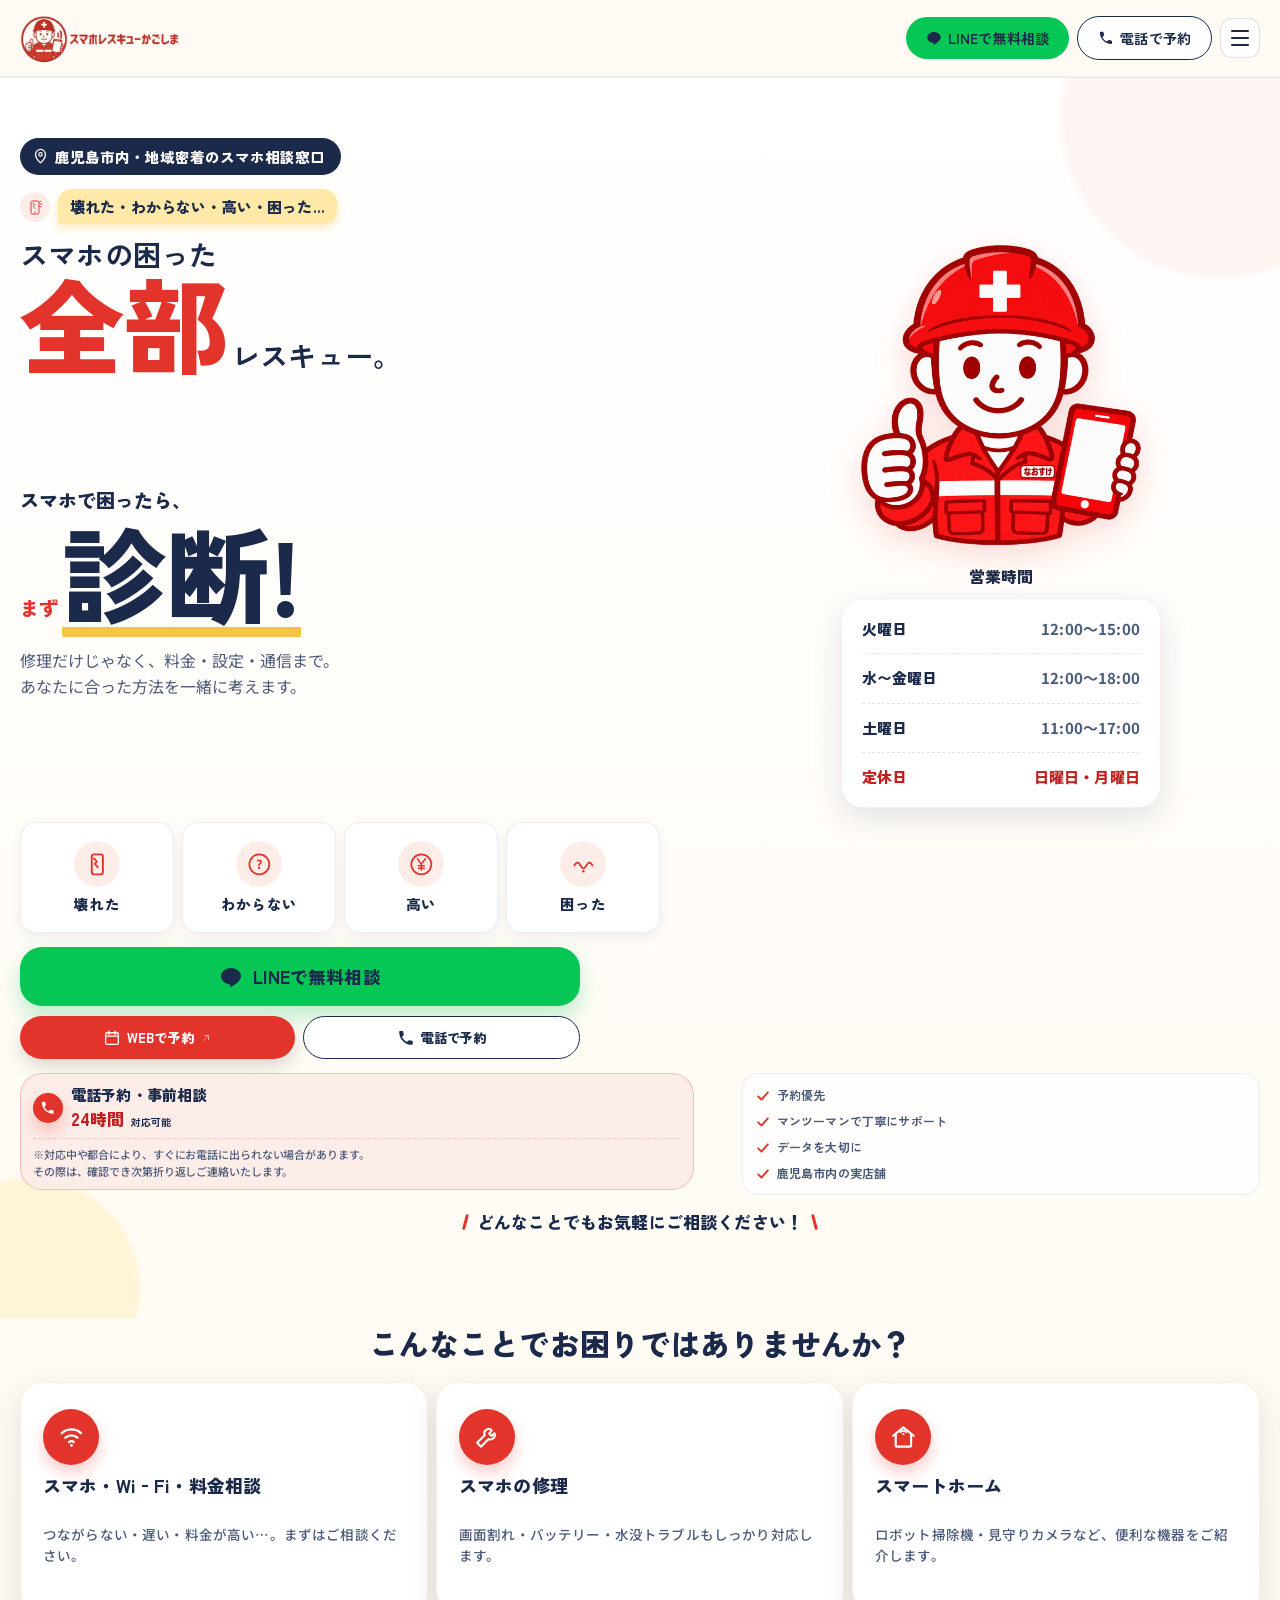
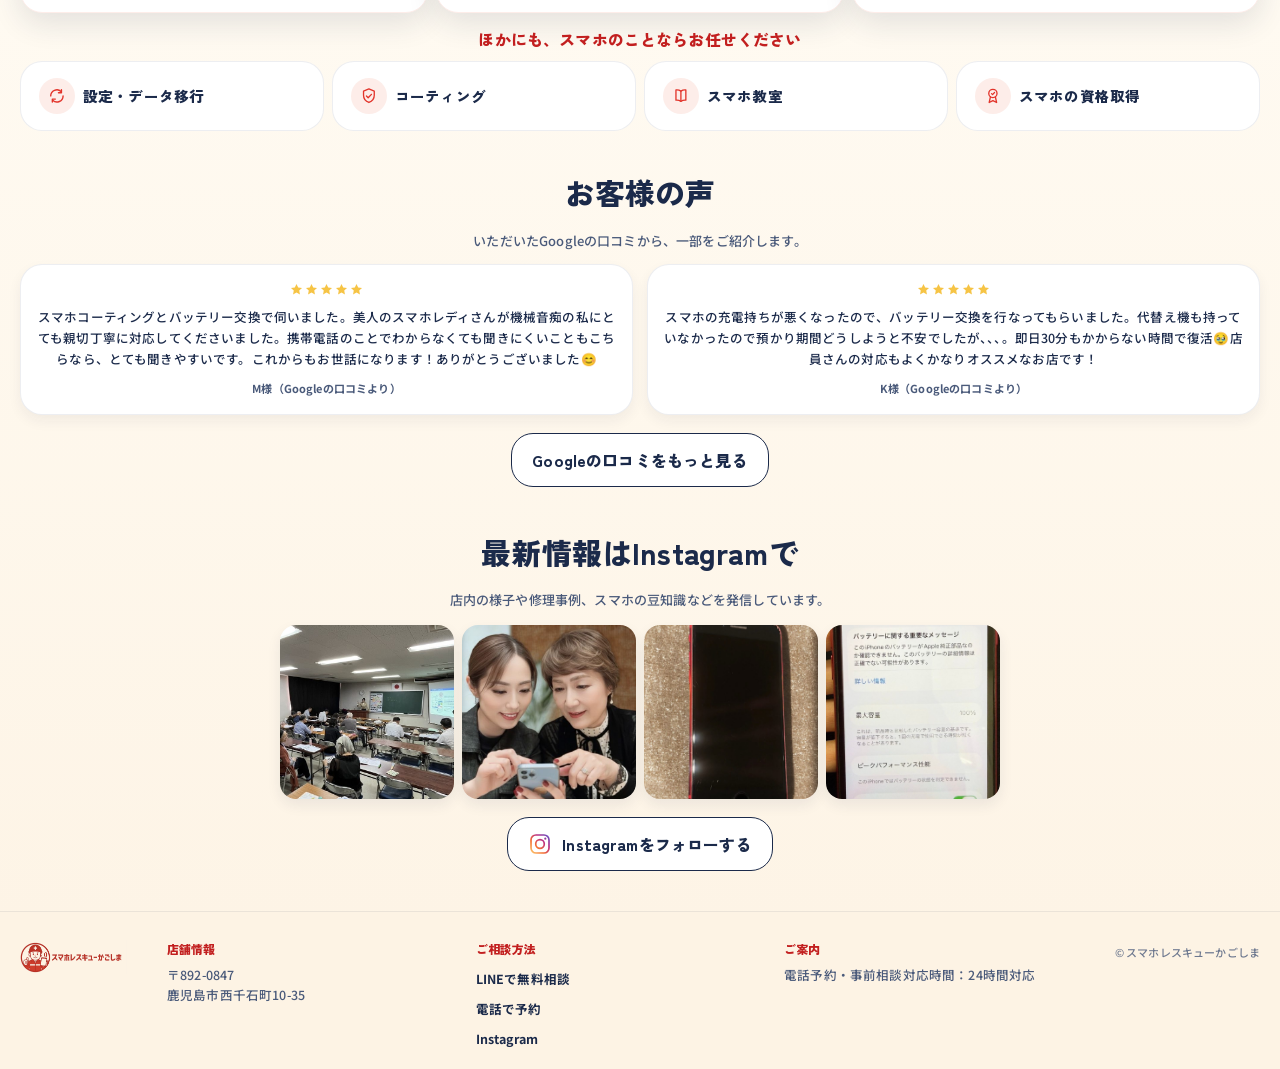
<file: index.html>
<!DOCTYPE html>
<html lang="ja">
<head>
<meta charset="UTF-8">
<meta name="viewport" content="width=device-width, initial-scale=1.0">
<meta name="google-site-verification" content="XRQ8drq98kHb53aJDWKozhydJ8XGnncRT50A975wkyg" />
<!-- Google tag (gtag.js) -->
<script async src="https://www.googletagmanager.com/gtag/js?id=G-GHH91R5YX4"></script>
<script>
  window.dataLayer = window.dataLayer || [];
  function gtag(){dataLayer.push(arguments);}
  gtag('js', new Date());

  gtag('config', 'G-GHH91R5YX4');
</script>
<title>スマホレスキューかごしま｜スマホの困った、全部レスキュー。</title>
<meta name="description" content="壊れた・わからない・高い・困った、スマホの悩みは全部レスキュー。修理だけでなく料金・設定・通信まで、鹿児島市で対応する総合相談窓口「スマホレスキューかごしま」。">
<meta property="og:type" content="website">
<meta property="og:site_name" content="スマホレスキューかごしま">
<meta property="og:locale" content="ja_JP">
<meta property="og:url" content="https://sumaho-rescue-kagoshima.com/">
<link rel="canonical" href="https://sumaho-rescue-kagoshima.com/">
<meta property="og:title" content="スマホレスキューかごしま｜スマホの困った、全部レスキュー。">
<meta property="og:description" content="壊れた・わからない・高い・困った、スマホの悩みは全部レスキュー。修理だけでなく料金・設定・通信まで、鹿児島市で対応する総合相談窓口「スマホレスキューかごしま」。">
<meta property="og:image" content="https://sumaho-rescue-kagoshima.com/assets/ogp-image.jpg">
<meta property="og:image:width" content="1200">
<meta property="og:image:height" content="630">
<meta name="twitter:card" content="summary_large_image">
<meta name="twitter:title" content="スマホレスキューかごしま｜スマホの困った、全部レスキュー。">
<meta name="twitter:description" content="壊れた・わからない・高い・困った、スマホの悩みは全部レスキュー。修理だけでなく料金・設定・通信まで、鹿児島市で対応する総合相談窓口「スマホレスキューかごしま」。">
<meta name="twitter:image" content="https://sumaho-rescue-kagoshima.com/assets/ogp-image.jpg">
<script type="application/ld+json">
{
  "@context": "https://schema.org",
  "@type": "LocalBusiness",
  "name": "スマホレスキューかごしま",
  "image": "https://sumaho-rescue-kagoshima.com/assets/logo.png",
  "telephone": "+81 70-9006-3399",
  "priceRange": "¥",
  "address": {
    "@type": "PostalAddress",
    "streetAddress": "西千石町10-35",
    "addressLocality": "鹿児島市",
    "addressRegion": "鹿児島県",
    "postalCode": "892-0847",
    "addressCountry": "JP"
  },
  "openingHoursSpecification": [
    { "@type": "OpeningHoursSpecification", "dayOfWeek": "Tuesday", "opens": "12:00", "closes": "15:00" },
    { "@type": "OpeningHoursSpecification", "dayOfWeek": ["Wednesday", "Thursday", "Friday"], "opens": "12:00", "closes": "18:00" },
    { "@type": "OpeningHoursSpecification", "dayOfWeek": "Saturday", "opens": "11:00", "closes": "17:00" }
  ],
  "url": "https://sumaho-rescue-kagoshima.com/"
}
</script>
<link rel="icon" href="favicon.ico" sizes="any">
<link rel="icon" type="image/png" sizes="32x32" href="assets/favicon-32x32.png">
<link rel="icon" type="image/png" sizes="16x16" href="assets/favicon-16x16.png">
<link rel="apple-touch-icon" href="assets/apple-touch-icon.png">
<link rel="preconnect" href="https://fonts.googleapis.com">
<link rel="preconnect" href="https://fonts.gstatic.com" crossorigin>
<link href="https://fonts.googleapis.com/css2?family=Zen+Kaku+Gothic+New:wght@500;700;900&family=Noto+Sans+JP:wght@400;500;700&display=swap" rel="stylesheet">
<link rel="stylesheet" href="css/style.css">
</head>
<body>

<header class="site-header">
  <div class="container header-inner">
    <a href="#top" class="brand" aria-label="スマホレスキューかごしま トップへ">
      <img class="brand-logo" src="assets/logo.png" alt="スマホレスキューかごしま">
    </a>

    <div class="header-actions">
      <a class="btn-header is-line" href="https://lin.ee/Uz1YoakM" target="_blank" rel="noopener" aria-label="LINEで無料相談">
        <svg class="btn-header-icon" viewBox="0 0 24 24" fill="none" aria-hidden="true"><path d="M12 3C6.48 3 2 6.69 2 11.2c0 4 3.53 7.36 8.31 8.02.32.07.76.21.87.49.1.25.06.65.03.9l-.14.9c-.04.25-.2.98.86.53s5.69-3.35 7.76-5.74C21.02 14.5 22 12.95 22 11.2 22 6.69 17.52 3 12 3Z" fill="currentColor"/></svg>
        <span>LINEで無料相談</span>
      </a>
      <a class="btn-header is-tel" href="tel:07090063399" aria-label="電話で予約">
        <svg class="btn-header-icon" viewBox="0 0 24 24" fill="none" aria-hidden="true"><path d="M6.6 10.8c1.4 2.8 3.8 5.2 6.6 6.6l2.2-2.2c.3-.3.7-.4 1-.2 1.1.4 2.3.6 3.5.6.6 0 1.1.5 1.1 1.1V20c0 .6-.5 1.1-1.1 1.1C10.6 21.1 2.9 13.4 2.9 3.9 2.9 3.3 3.4 2.8 4 2.8h3.3c.6 0 1.1.5 1.1 1.1 0 1.2.2 2.4.6 3.5.1.4 0 .8-.2 1L6.6 10.8Z" fill="currentColor"/></svg>
        <span>電話で予約</span>
      </a>
      <button class="hamburger" type="button" aria-label="メニューを開く" aria-expanded="false">
        <span></span><span></span><span></span>
      </button>
    </div>
  </div>

  <nav class="mobile-menu" aria-label="モバイルメニュー">
    <div class="mobile-menu-inner">
      <ul class="mobile-menu-nav">
        <li><a href="index.html">TOP</a></li>
        <li><a href="wifi.html">スマホ・Wi‑Fi・回線相談</a></li>
        <li><a href="repair.html">スマホ修理</a></li>
        <li><a href="smarthome.html">スマートホーム</a></li>
        <li><a href="subservices.html">設定・コーティング・教室・資格</a></li>
        <li><a href="first-visit.html">初めての方へ</a></li>
        <li><a href="faq.html">よくある質問・Instagram</a></li>
        <li><a href="contact.html">店舗情報・アクセス</a></li>
        <li>
          <a class="has-icon" href="https://share.google/IgXwAImcd6aHFgsil" target="_blank" rel="noopener">
            <svg class="nav-map-icon" viewBox="0 0 24 24" fill="none" aria-hidden="true"><path d="M12 21s7-6.8 7-12a7 7 0 0 0-14 0c0 5.2 7 12 7 12z" stroke="currentColor" stroke-width="1.7" stroke-linejoin="round"/><circle cx="12" cy="9" r="2.6" stroke="currentColor" stroke-width="1.6"/></svg>
            Googleマップで見る
          </a>
        </li>
      </ul>

      <a class="btn-header is-line" href="https://lin.ee/Uz1YoakM" target="_blank" rel="noopener">
        <svg class="btn-header-icon" viewBox="0 0 24 24" fill="none" aria-hidden="true"><path d="M12 3C6.48 3 2 6.69 2 11.2c0 4 3.53 7.36 8.31 8.02.32.07.76.21.87.49.1.25.06.65.03.9l-.14.9c-.04.25-.2.98.86.53s5.69-3.35 7.76-5.74C21.02 14.5 22 12.95 22 11.2 22 6.69 17.52 3 12 3Z" fill="currentColor"/></svg>
        <span>LINEで無料相談</span>
      </a>
      <a class="btn-header is-web" href="https://calendar.app.google/Z8XRNBMJLuV36Su36" target="_blank" rel="noopener">
        <svg class="btn-header-icon" viewBox="0 0 24 24" fill="none" aria-hidden="true"><rect x="3.5" y="5" width="17" height="15.5" rx="2" stroke="currentColor" stroke-width="1.7"/><path d="M3.5 9.5h17M8 3v4M16 3v4" stroke="currentColor" stroke-width="1.7" stroke-linecap="round"/></svg>
        <span>WEBで予約</span>
      </a>
      <a class="btn-header is-tel" href="tel:07090063399">
        <svg class="btn-header-icon" viewBox="0 0 24 24" fill="none" aria-hidden="true"><path d="M6.6 10.8c1.4 2.8 3.8 5.2 6.6 6.6l2.2-2.2c.3-.3.7-.4 1-.2 1.1.4 2.3.6 3.5.6.6 0 1.1.5 1.1 1.1V20c0 .6-.5 1.1-1.1 1.1C10.6 21.1 2.9 13.4 2.9 3.9 2.9 3.3 3.4 2.8 4 2.8h3.3c.6 0 1.1.5 1.1 1.1 0 1.2.2 2.4.6 3.5.1.4 0 .8-.2 1L6.6 10.8Z" fill="currentColor"/></svg>
        <span>電話で予約</span>
      </a>
    </div>
  </nav>
</header>

<main id="top">
  <section class="hero" aria-label="メインビジュアル">
    <div class="hero-blob blob-1" aria-hidden="true"></div>
    <div class="hero-blob blob-2" aria-hidden="true"></div>

    <div class="container hero-inner">
      <p class="hero-local-badge">
        <svg viewBox="0 0 24 24" fill="none" aria-hidden="true"><path d="M12 21s7-6.8 7-12a7 7 0 0 0-14 0c0 5.2 7 12 7 12z" stroke="currentColor" stroke-width="1.8" stroke-linejoin="round"/><circle cx="12" cy="9" r="2.4" stroke="currentColor" stroke-width="1.6"/></svg>
        鹿児島市内・地域密着のスマホ相談窓口
      </p>

      <p class="hero-alert">
        <span class="hero-alert-icon">
          <svg viewBox="0 0 36 36" fill="none" aria-hidden="true">
            <rect x="10" y="6" width="16" height="26" rx="3" stroke="currentColor" stroke-width="2"/>
            <circle cx="18" cy="28" r="1.4" fill="currentColor"/>
            <path d="M14 10l3 4-2.4 2.6 3.6 4.4" stroke="currentColor" stroke-width="1.8" stroke-linecap="round" stroke-linejoin="round"/>
            <path d="M27 8l3-2M29 12h3.5M27 16l3 2" stroke="currentColor" stroke-width="1.8" stroke-linecap="round"/>
          </svg>
        </span>
        <span class="hero-alert-bubble">壊れた・わからない・高い・困った…</span>
      </p>

      <h1 class="hero-title">
        <span class="title-line">スマホの困った</span>
        <span class="title-combo">
          <span class="title-huge">全部</span>
          <span class="title-line title-line-last">レスキュー。</span>
        </span>
      </h1>

      <div class="hero-text-block">
        <p class="hero-subcopy">
          <span class="subcopy-lead">スマホで困ったら、</span>
          <span class="subcopy-combo">
            <span class="subcopy-pre accent">まず</span>
            <span class="underline-group">診断!</span>
          </span>
        </p>

        <p class="hero-desc">
          修理だけじゃなく、料金・設定・通信まで。<br class="br-mobile">
          あなたに合った方法を一緒に考えます。
        </p>
      </div>

      <div class="hero-side">
        <div class="hero-figure">
          <img src="assets/naosuke-hero.png" alt="スマホレスキューかごしまの公式キャラクター なおすけ。赤いヘルメットに白い十字、赤い作業服姿で、片手で親指を立て、もう片方の手にスマートフォンを持っている。">
        </div>

        <div class="hero-hours">
          <h2 class="hero-hours-title">営業時間</h2>
          <div class="hours-card is-mini">
            <div class="hours-row">
              <span class="hours-day">火曜日</span>
              <span class="hours-time">12:00〜15:00</span>
            </div>
            <div class="hours-row">
              <span class="hours-day">水〜金曜日</span>
              <span class="hours-time">12:00〜18:00</span>
            </div>
            <div class="hours-row">
              <span class="hours-day">土曜日</span>
              <span class="hours-time">11:00〜17:00</span>
            </div>
            <div class="hours-row is-closed">
              <span class="hours-day">定休日</span>
              <span class="hours-time">日曜日・月曜日</span>
            </div>
          </div>
        </div>
      </div>

      <div class="hero-ctas">
        <a class="btn-cta is-line is-primary" href="https://lin.ee/Uz1YoakM" target="_blank" rel="noopener">
          <svg class="cta-icon" viewBox="0 0 24 24" fill="none" aria-hidden="true"><path d="M12 3C6.48 3 2 6.69 2 11.2c0 4 3.53 7.36 8.31 8.02.32.07.76.21.87.49.1.25.06.65.03.9l-.14.9c-.04.25-.2.98.86.53s5.69-3.35 7.76-5.74C21.02 14.5 22 12.95 22 11.2 22 6.69 17.52 3 12 3Z" fill="currentColor"/></svg>
          LINEで無料相談
        </a>
        <div class="hero-ctas-sub">
          <a class="btn-cta is-web is-sub" href="https://calendar.app.google/Z8XRNBMJLuV36Su36" target="_blank" rel="noopener">
            <svg class="cta-icon" viewBox="0 0 24 24" fill="none" aria-hidden="true"><rect x="3.5" y="5" width="17" height="15.5" rx="2" stroke="currentColor" stroke-width="1.7"/><path d="M3.5 9.5h17M8 3v4M16 3v4" stroke="currentColor" stroke-width="1.7" stroke-linecap="round"/></svg>
            WEBで予約
            <svg class="cta-external-icon" viewBox="0 0 24 24" fill="none" aria-hidden="true"><path d="M7 17 17 7M9 7h8v8" stroke="currentColor" stroke-width="2" stroke-linecap="round" stroke-linejoin="round"/></svg>
          </a>
          <a class="btn-cta is-tel is-sub" href="tel:07090063399">
            <svg class="cta-icon" viewBox="0 0 24 24" fill="none" aria-hidden="true"><path d="M6.6 10.8c1.4 2.8 3.8 5.2 6.6 6.6l2.2-2.2c.3-.3.7-.4 1-.2 1.1.4 2.3.6 3.5.6.6 0 1.1.5 1.1 1.1V20c0 .6-.5 1.1-1.1 1.1C10.6 21.1 2.9 13.4 2.9 3.9 2.9 3.3 3.4 2.8 4 2.8h3.3c.6 0 1.1.5 1.1 1.1 0 1.2.2 2.4.6 3.5.1.4 0 .8-.2 1L6.6 10.8Z" fill="currentColor"/></svg>
            電話で予約
          </a>
        </div>
      </div>

      <div class="hero-phone">
        <div class="phone-card">
          <div class="phone-card-main">
            <span class="phone-icon">
              <svg viewBox="0 0 24 24" fill="none" aria-hidden="true"><path d="M6.6 10.8c1.4 2.8 3.8 5.2 6.6 6.6l2.2-2.2c.3-.3.7-.4 1-.2 1.1.4 2.3.6 3.5.6.6 0 1.1.5 1.1 1.1V20c0 .6-.5 1.1-1.1 1.1C10.6 21.1 2.9 13.4 2.9 3.9 2.9 3.3 3.4 2.8 4 2.8h3.3c.6 0 1.1.5 1.1 1.1 0 1.2.2 2.4.6 3.5.1.4 0 .8-.2 1L6.6 10.8Z" fill="currentColor"/></svg>
            </span>
            <div class="phone-text">
              <strong>電話予約・事前相談</strong>
              <span class="phone-time">24時間<em>対応可能</em></span>
            </div>
          </div>
          <p class="phone-note">※対応中や都合により、すぐにお電話に出られない場合があります。<br class="br-mobile">その際は、確認でき次第折り返しご連絡いたします。</p>
        </div>
      </div>

      <ul class="trust-list">
        <li><svg class="check" viewBox="0 0 20 20" fill="none" aria-hidden="true"><path d="M4 10.5l4 4 8-9" stroke="currentColor" stroke-width="2.4" stroke-linecap="round" stroke-linejoin="round"/></svg>予約優先</li>
        <li><svg class="check" viewBox="0 0 20 20" fill="none" aria-hidden="true"><path d="M4 10.5l4 4 8-9" stroke="currentColor" stroke-width="2.4" stroke-linecap="round" stroke-linejoin="round"/></svg>マンツーマンで丁寧に<br class="card-break">サポート</li>
        <li><svg class="check" viewBox="0 0 20 20" fill="none" aria-hidden="true"><path d="M4 10.5l4 4 8-9" stroke="currentColor" stroke-width="2.4" stroke-linecap="round" stroke-linejoin="round"/></svg>データを大切に</li>
        <li><svg class="check" viewBox="0 0 20 20" fill="none" aria-hidden="true"><path d="M4 10.5l4 4 8-9" stroke="currentColor" stroke-width="2.4" stroke-linecap="round" stroke-linejoin="round"/></svg>鹿児島市内の実店舗</li>
      </ul>

      <div class="hero-worries">
        <div class="worry-card">
          <span class="worry-icon">
            <svg viewBox="0 0 24 24" fill="none" aria-hidden="true">
              <rect x="7" y="3" width="10" height="18" rx="2" stroke="currentColor" stroke-width="1.7"/>
              <path d="M9 6.5l2.6 3-1.8 2 2.6 3.2" stroke="currentColor" stroke-width="1.6" stroke-linecap="round" stroke-linejoin="round"/>
            </svg>
          </span>
          <span>壊れた</span>
        </div>
        <div class="worry-card">
          <span class="worry-icon">
            <svg viewBox="0 0 24 24" fill="none" aria-hidden="true">
              <circle cx="12" cy="12" r="9" stroke="currentColor" stroke-width="1.6"/>
              <text x="12" y="16.5" text-anchor="middle" font-size="11" font-weight="800" fill="currentColor">?</text>
            </svg>
          </span>
          <span>わからない</span>
        </div>
        <div class="worry-card">
          <span class="worry-icon">
            <svg viewBox="0 0 24 24" fill="none" aria-hidden="true">
              <circle cx="12" cy="12" r="9" stroke="currentColor" stroke-width="1.6"/>
              <path d="M8.5 7l3.5 5 3.5-5M12 12v5M9.3 13.3h5.4M9.3 15.6h5.4" stroke="currentColor" stroke-width="1.4" stroke-linecap="round" stroke-linejoin="round"/>
            </svg>
          </span>
          <span>高い</span>
        </div>
        <div class="worry-card">
          <span class="worry-icon">
            <svg viewBox="0 0 24 24" fill="none" aria-hidden="true">
              <path d="M4 13c1.8-3.6 3.6-3.6 5.4 0s3.6 3.6 5.4 0 3.6-3.6 5.4 0" stroke="currentColor" stroke-width="1.7" stroke-linecap="round" stroke-linejoin="round"/>
              <circle cx="12" cy="18.3" r="1.1" fill="currentColor"/>
            </svg>
          </span>
          <span>困った</span>
        </div>
      </div>

      <p class="hero-closing"><span class="tick tick-l" aria-hidden="true"></span>どんなことでもお気軽にご相談ください！<span class="tick tick-r" aria-hidden="true"></span></p>
    </div>
  </section>

  <section class="services" aria-label="サービス一覧">
    <div class="container">
      <h2 class="section-title">こんなことでお困りではありませんか？</h2>

      <div class="services-main">
        <a class="service-card is-main" href="wifi.html">
          <span class="service-icon">
            <svg viewBox="0 0 24 24" fill="none" aria-hidden="true">
              <path d="M4.5 9.5a11 11 0 0 1 15 0" stroke="currentColor" stroke-width="1.8" stroke-linecap="round"/>
              <path d="M7.3 13a7 7 0 0 1 9.4 0" stroke="currentColor" stroke-width="1.8" stroke-linecap="round"/>
              <path d="M10.2 16.4a3 3 0 0 1 3.6 0" stroke="currentColor" stroke-width="1.8" stroke-linecap="round"/>
              <circle cx="12" cy="19" r="1.1" fill="currentColor"/>
            </svg>
          </span>
          <h3>スマホ・Wi‑Fi<br class="card-break">・料金相談</h3>
          <p>つながらない・遅い・料金が高い…。まずはご相談ください。</p>
        </a>

        <a class="service-card is-main" href="repair.html">
          <span class="service-icon">
            <svg viewBox="0 0 24 24" fill="none" aria-hidden="true">
              <path d="M14.5 6.5a3.5 3.5 0 0 0-4.6 4.6L4 17l3 3 5.9-5.9a3.5 3.5 0 0 0 4.6-4.6l-2.2 2.2-2-2 2.2-2.2z" stroke="currentColor" stroke-width="1.6" stroke-linejoin="round" stroke-linecap="round"/>
            </svg>
          </span>
          <h3>スマホの修理</h3>
          <p>画面割れ・バッテリー・水没トラブルもしっかり対応します。</p>
        </a>

        <a class="service-card is-main" href="smarthome.html">
          <span class="service-icon">
            <svg viewBox="0 0 24 24" fill="none" aria-hidden="true">
              <path d="M4 11.5 12 5l8 6.5" stroke="currentColor" stroke-width="1.7" stroke-linecap="round" stroke-linejoin="round"/>
              <path d="M6 10.5V19a1 1 0 0 0 1 1h10a1 1 0 0 0 1-1v-8.5" stroke="currentColor" stroke-width="1.7" stroke-linecap="round" stroke-linejoin="round"/>
              <path d="M9.8 8.6a3 3 0 0 1 4.4 0" stroke="currentColor" stroke-width="1.5" stroke-linecap="round"/>
              <circle cx="12" cy="10.2" r="0.9" fill="currentColor"/>
            </svg>
          </span>
          <h3>スマートホーム</h3>
          <p>ロボット掃除機・見守りカメラなど、便利な機器をご紹介します。</p>
        </a>
      </div>

      <p class="services-sub-lead">ほかにも、スマホのことならお任せください</p>

      <div class="services-sub">
        <a class="service-card is-sub" href="setup.html">
          <span class="service-icon">
            <svg viewBox="0 0 24 24" fill="none" aria-hidden="true">
              <path d="M4.5 12a7.5 7.5 0 0 1 12.6-5.4M19.5 12a7.5 7.5 0 0 1-12.6 5.4" stroke="currentColor" stroke-width="1.7" stroke-linecap="round"/>
              <path d="M17.5 4.5v3.6h-3.6M6.5 19.5v-3.6h3.6" stroke="currentColor" stroke-width="1.7" stroke-linecap="round" stroke-linejoin="round"/>
            </svg>
          </span>
          <h3>設定・データ移行</h3>
        </a>

        <a class="service-card is-sub" href="coating.html">
          <span class="service-icon">
            <svg viewBox="0 0 24 24" fill="none" aria-hidden="true">
              <path d="M12 3.5l6.5 2.6v5.2c0 4.5-2.8 7.4-6.5 8.7-3.7-1.3-6.5-4.2-6.5-8.7V6.1L12 3.5z" stroke="currentColor" stroke-width="1.6" stroke-linejoin="round"/>
              <path d="M9 12.2l2.1 2.1 4-4.2" stroke="currentColor" stroke-width="1.6" stroke-linecap="round" stroke-linejoin="round"/>
            </svg>
          </span>
          <h3>コーティング</h3>
        </a>

        <a class="service-card is-sub" href="class.html">
          <span class="service-icon">
            <svg viewBox="0 0 24 24" fill="none" aria-hidden="true">
              <path d="M12 6.2c-1.6-1.1-3.8-1.6-6-1.4v12.4c2.2-.2 4.4.3 6 1.4 1.6-1.1 3.8-1.6 6-1.4V4.8c-2.2-.2-4.4.3-6 1.4z" stroke="currentColor" stroke-width="1.6" stroke-linejoin="round"/>
              <path d="M12 6.2v12.4" stroke="currentColor" stroke-width="1.6"/>
            </svg>
          </span>
          <h3>スマホ教室</h3>
        </a>

        <a class="service-card is-sub" href="license.html">
          <span class="service-icon">
            <svg viewBox="0 0 24 24" fill="none" aria-hidden="true">
              <circle cx="12" cy="9" r="5" stroke="currentColor" stroke-width="1.6"/>
              <path d="M9 13.2 7.5 20l4.5-2.3 4.5 2.3-1.5-6.8" stroke="currentColor" stroke-width="1.6" stroke-linecap="round" stroke-linejoin="round"/>
              <path d="M10.3 9.2l1.3 1.3 2.4-2.6" stroke="currentColor" stroke-width="1.5" stroke-linecap="round" stroke-linejoin="round"/>
            </svg>
          </span>
          <h3>スマホの資格取得</h3>
        </a>
      </div>
    </div>
  </section>

  <section class="top-reviews-section" aria-label="お客様の声">
    <div class="container">
      <h2 class="section-title">お客様の声</h2>
      <p class="top-reviews-desc">いただいたGoogleの口コミから、一部をご紹介します。</p>

      <div class="top-review-grid">
        <article class="top-review-card">
          <div class="top-review-stars" aria-label="評価5">
            <svg viewBox="0 0 20 20" fill="currentColor" aria-hidden="true"><path d="M10 1.5l2.6 5.4 5.9.7-4.3 4.1 1.1 5.9L10 14.7l-5.3 2.9 1.1-5.9L1.5 7.6l5.9-.7L10 1.5z"/></svg>
            <svg viewBox="0 0 20 20" fill="currentColor" aria-hidden="true"><path d="M10 1.5l2.6 5.4 5.9.7-4.3 4.1 1.1 5.9L10 14.7l-5.3 2.9 1.1-5.9L1.5 7.6l5.9-.7L10 1.5z"/></svg>
            <svg viewBox="0 0 20 20" fill="currentColor" aria-hidden="true"><path d="M10 1.5l2.6 5.4 5.9.7-4.3 4.1 1.1 5.9L10 14.7l-5.3 2.9 1.1-5.9L1.5 7.6l5.9-.7L10 1.5z"/></svg>
            <svg viewBox="0 0 20 20" fill="currentColor" aria-hidden="true"><path d="M10 1.5l2.6 5.4 5.9.7-4.3 4.1 1.1 5.9L10 14.7l-5.3 2.9 1.1-5.9L1.5 7.6l5.9-.7L10 1.5z"/></svg>
            <svg viewBox="0 0 20 20" fill="currentColor" aria-hidden="true"><path d="M10 1.5l2.6 5.4 5.9.7-4.3 4.1 1.1 5.9L10 14.7l-5.3 2.9 1.1-5.9L1.5 7.6l5.9-.7L10 1.5z"/></svg>
          </div>
          <p class="top-review-quote">スマホコーティングとバッテリー交換で伺いました。美人のスマホレディさんが機械音痴の私にとても親切丁寧に対応してくださいました。携帯電話のことでわからなくても聞きにくいこともこちらなら、とても聞きやすいです。これからもお世話になります！ありがとうございました😊</p>
          <p class="top-review-name">M様（Googleの口コミより）</p>
        </article>

        <article class="top-review-card">
          <div class="top-review-stars" aria-label="評価5">
            <svg viewBox="0 0 20 20" fill="currentColor" aria-hidden="true"><path d="M10 1.5l2.6 5.4 5.9.7-4.3 4.1 1.1 5.9L10 14.7l-5.3 2.9 1.1-5.9L1.5 7.6l5.9-.7L10 1.5z"/></svg>
            <svg viewBox="0 0 20 20" fill="currentColor" aria-hidden="true"><path d="M10 1.5l2.6 5.4 5.9.7-4.3 4.1 1.1 5.9L10 14.7l-5.3 2.9 1.1-5.9L1.5 7.6l5.9-.7L10 1.5z"/></svg>
            <svg viewBox="0 0 20 20" fill="currentColor" aria-hidden="true"><path d="M10 1.5l2.6 5.4 5.9.7-4.3 4.1 1.1 5.9L10 14.7l-5.3 2.9 1.1-5.9L1.5 7.6l5.9-.7L10 1.5z"/></svg>
            <svg viewBox="0 0 20 20" fill="currentColor" aria-hidden="true"><path d="M10 1.5l2.6 5.4 5.9.7-4.3 4.1 1.1 5.9L10 14.7l-5.3 2.9 1.1-5.9L1.5 7.6l5.9-.7L10 1.5z"/></svg>
            <svg viewBox="0 0 20 20" fill="currentColor" aria-hidden="true"><path d="M10 1.5l2.6 5.4 5.9.7-4.3 4.1 1.1 5.9L10 14.7l-5.3 2.9 1.1-5.9L1.5 7.6l5.9-.7L10 1.5z"/></svg>
          </div>
          <p class="top-review-quote">スマホの充電持ちが悪くなったので、バッテリー交換を行なってもらいました。代替え機も持っていなかったので預かり期間どうしようと不安でしたが、、、。即日30分もかからない時間で復活🥹店員さんの対応もよくかなりオススメなお店です！</p>
          <p class="top-review-name">K様（Googleの口コミより）</p>
        </article>
      </div>

      <a class="btn-cta is-web top-reviews-more" href="https://share.google/IgXwAImcd6aHFgsil" target="_blank" rel="noopener">Googleの口コミをもっと見る</a>
    </div>
  </section>

  <section class="insta-gallery-section" aria-label="Instagramで店舗の様子をチェック">
    <div class="container">
      <h2 class="section-title">最新情報は<br class="card-break">Instagramで</h2>
      <p class="insta-desc">店内の様子や修理事例、スマホの豆知識などを発信しています。</p>

      <div class="insta-grid">
        <a class="insta-photo" href="https://www.instagram.com/sumaho.rescue_kagoshima?igsi=YWV0YnBmMm1xNmZ6&utm_source=qr" target="_blank" rel="noopener">
          <img src="assets/class-group.jpg" loading="lazy" alt="スマホ教室の様子" loading="lazy">
        </a>
        <a class="insta-photo" href="https://www.instagram.com/sumaho.rescue_kagoshima?igsi=YWV0YnBmMm1xNmZ6&utm_source=qr" target="_blank" rel="noopener">
          <img src="assets/class-oneonone.jpg" loading="lazy" alt="スタッフによる個別サポートの様子" loading="lazy">
        </a>
        <a class="insta-photo" href="https://www.instagram.com/sumaho.rescue_kagoshima?igsi=YWV0YnBmMm1xNmZ6&utm_source=qr" target="_blank" rel="noopener">
          <img src="assets/coating-after.jpg" loading="lazy" alt="スマホコーティング施工後の様子" loading="lazy">
        </a>
        <a class="insta-photo" href="https://www.instagram.com/sumaho.rescue_kagoshima?igsi=YWV0YnBmMm1xNmZ6&utm_source=qr" target="_blank" rel="noopener">
          <img src="assets/repair-battery-after.jpg" loading="lazy" alt="バッテリー交換後、最大容量100%になった様子" loading="lazy">
        </a>
      </div>

      <a class="btn-cta is-web insta-cta" href="https://www.instagram.com/sumaho.rescue_kagoshima?igsi=YWV0YnBmMm1xNmZ6&utm_source=qr" target="_blank" rel="noopener">
        <svg class="cta-icon" viewBox="0 0 24 24" fill="none" aria-hidden="true">
          <defs>
            <linearGradient id="instaGradientTop" x1="2" y1="22" x2="22" y2="2" gradientUnits="userSpaceOnUse">
              <stop offset="0" stop-color="#FED576"/>
              <stop offset="0.35" stop-color="#F47133"/>
              <stop offset="0.65" stop-color="#BC3081"/>
              <stop offset="1" stop-color="#4F5BD5"/>
            </linearGradient>
          </defs>
          <rect x="3" y="3" width="18" height="18" rx="5" stroke="url(#instaGradientTop)" stroke-width="1.7"/>
          <circle cx="12" cy="12" r="4.3" stroke="url(#instaGradientTop)" stroke-width="1.7"/>
          <circle cx="17.3" cy="6.7" r="1.1" fill="url(#instaGradientTop)"/>
        </svg>
        Instagramをフォローする
      </a>
    </div>
  </section>
</main>

<footer class="site-footer">
  <div class="container footer-inner">
    <div class="footer-brand">
      <a href="index.html">
        <img class="footer-logo" src="assets/logo.png" loading="lazy" alt="スマホレスキューかごしま">
      </a>
    </div>

    <div class="footer-cols">
      <div class="footer-col">
        <h3>店舗情報</h3>
        <p>〒892-0847<br>鹿児島市西千石町10-35</p>
      </div>

      <div class="footer-col">
        <h3>ご相談方法</h3>
        <ul>
          <li><a href="https://lin.ee/Uz1YoakM" target="_blank" rel="noopener">LINEで無料相談</a></li>
          <li><a href="tel:07090063399">電話で予約</a></li>
          <li><a href="https://www.instagram.com/sumaho.rescue_kagoshima?igsi=YWV0YnBmMm1xNmZ6&utm_source=qr" target="_blank" rel="noopener">Instagram</a></li>
        </ul>
      </div>

      <div class="footer-col">
        <h3>ご案内</h3>
        <p>電話予約・事前相談対応時間：24時間対応</p>
      </div>
    </div>

    <p class="footer-copy">&copy; スマホレスキューかごしま</p>
  </div>
</footer>

<script src="js/main.js"></script>
</body>
</html>
</file>
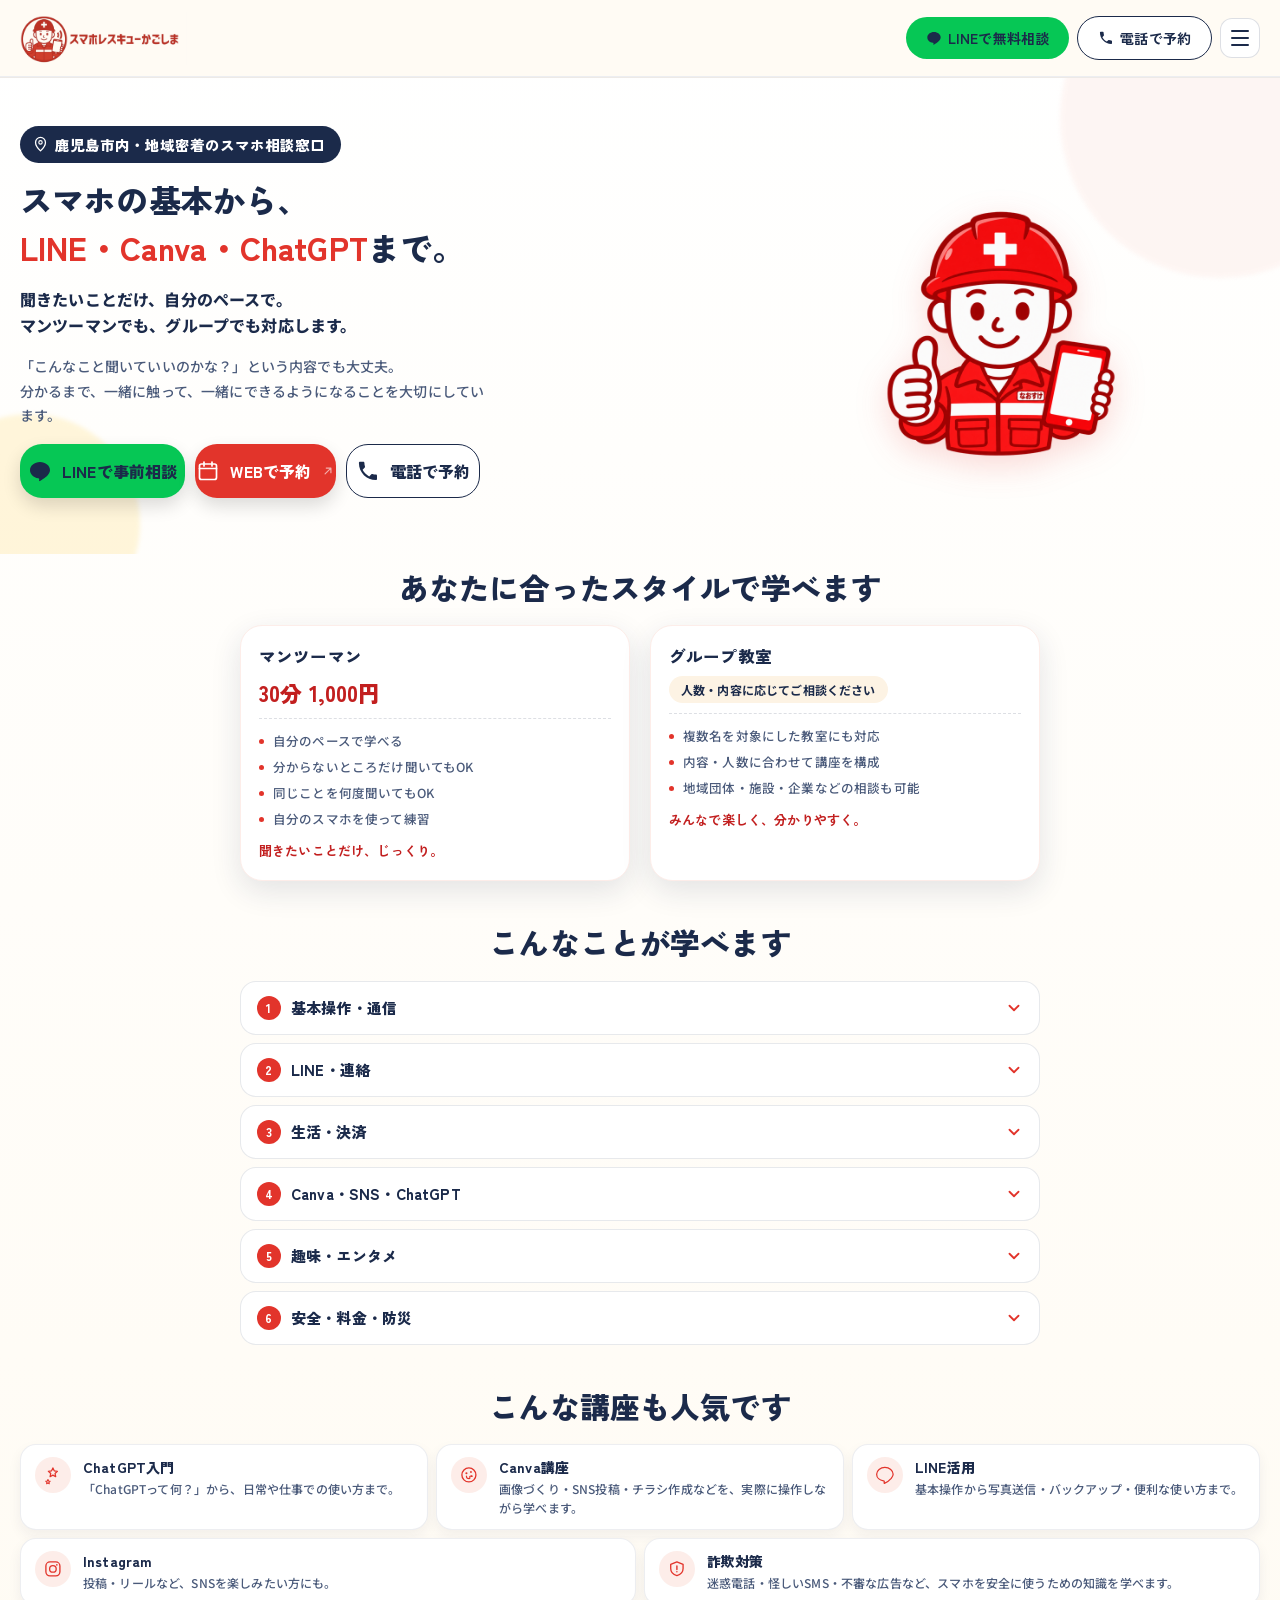
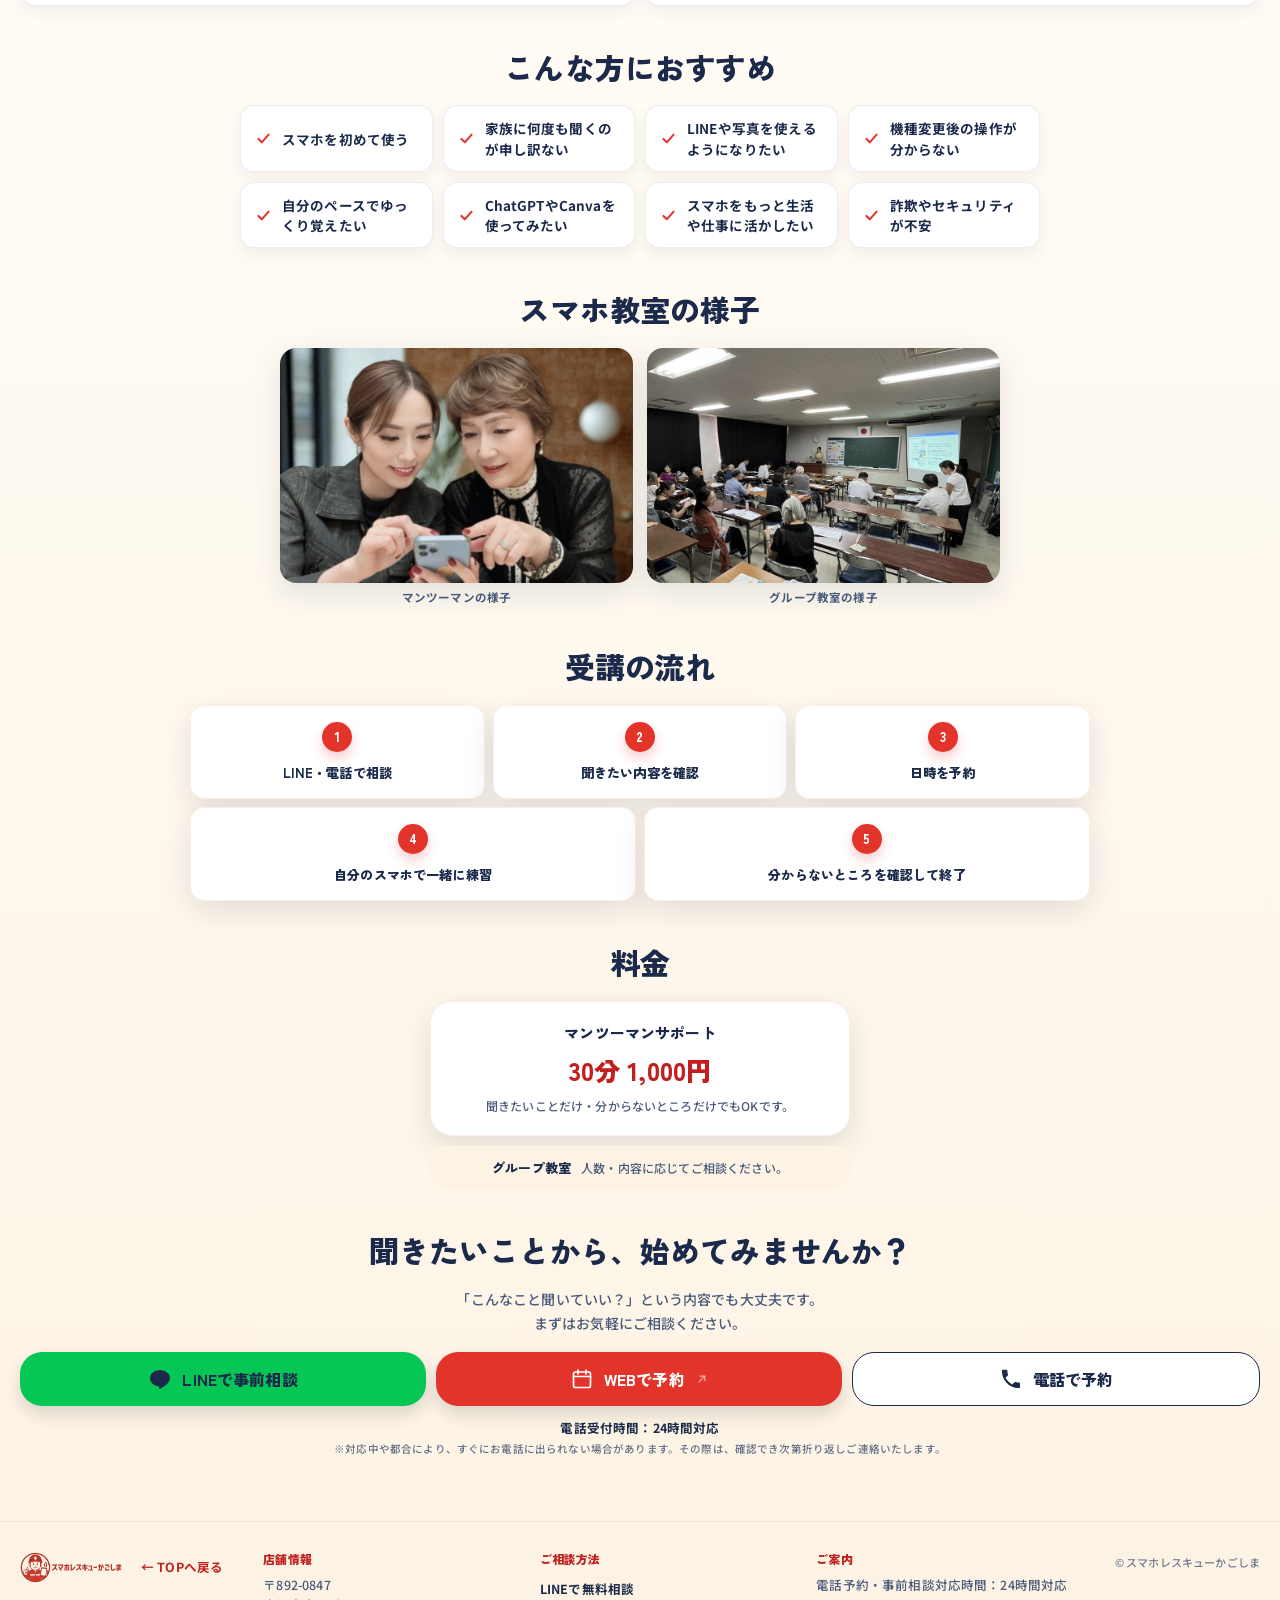
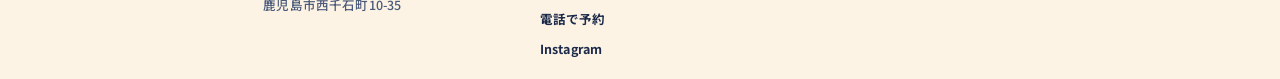
<file: class.html>
<!DOCTYPE html>
<html lang="ja">
<head>
<meta charset="UTF-8">
<meta name="viewport" content="width=device-width, initial-scale=1.0">
<!-- Google tag (gtag.js) -->
<script async src="https://www.googletagmanager.com/gtag/js?id=G-GHH91R5YX4"></script>
<script>
  window.dataLayer = window.dataLayer || [];
  function gtag(){dataLayer.push(arguments);}
  gtag('js', new Date());

  gtag('config', 'G-GHH91R5YX4');
</script>
<title>スマホ教室｜スマホレスキューかごしま</title>
<meta name="description" content="スマホの基本からLINE・Canva・ChatGPTまで、聞きたいことだけ自分のペースで。マンツーマンでもグループでも対応する鹿児島市のスマホ教室です。">
<meta property="og:type" content="website">
<meta property="og:site_name" content="スマホレスキューかごしま">
<meta property="og:locale" content="ja_JP">
<meta property="og:url" content="https://sumaho-rescue-kagoshima.com/class.html">
<link rel="canonical" href="https://sumaho-rescue-kagoshima.com/class.html">
<meta property="og:title" content="スマホ教室｜スマホレスキューかごしま">
<meta property="og:description" content="スマホの基本からLINE・Canva・ChatGPTまで、聞きたいことだけ自分のペースで。マンツーマンでもグループでも対応する鹿児島市のスマホ教室です。">
<meta property="og:image" content="https://sumaho-rescue-kagoshima.com/assets/ogp-image.jpg">
<meta property="og:image:width" content="1200">
<meta property="og:image:height" content="630">
<meta name="twitter:card" content="summary_large_image">
<meta name="twitter:title" content="スマホ教室｜スマホレスキューかごしま">
<meta name="twitter:description" content="スマホの基本からLINE・Canva・ChatGPTまで、聞きたいことだけ自分のペースで。マンツーマンでもグループでも対応する鹿児島市のスマホ教室です。">
<meta name="twitter:image" content="https://sumaho-rescue-kagoshima.com/assets/ogp-image.jpg">
<script type="application/ld+json">
{
  "@context": "https://schema.org",
  "@type": "LocalBusiness",
  "name": "スマホレスキューかごしま",
  "image": "https://sumaho-rescue-kagoshima.com/assets/logo.png",
  "telephone": "+81 70-9006-3399",
  "priceRange": "¥",
  "address": {
    "@type": "PostalAddress",
    "streetAddress": "西千石町10-35",
    "addressLocality": "鹿児島市",
    "addressRegion": "鹿児島県",
    "postalCode": "892-0847",
    "addressCountry": "JP"
  },
  "openingHoursSpecification": [
    { "@type": "OpeningHoursSpecification", "dayOfWeek": "Tuesday", "opens": "12:00", "closes": "15:00" },
    { "@type": "OpeningHoursSpecification", "dayOfWeek": ["Wednesday", "Thursday", "Friday"], "opens": "12:00", "closes": "18:00" },
    { "@type": "OpeningHoursSpecification", "dayOfWeek": "Saturday", "opens": "11:00", "closes": "17:00" }
  ],
  "url": "https://sumaho-rescue-kagoshima.com/class.html"
}
</script>
<link rel="icon" href="favicon.ico" sizes="any">
<link rel="icon" type="image/png" sizes="32x32" href="assets/favicon-32x32.png">
<link rel="icon" type="image/png" sizes="16x16" href="assets/favicon-16x16.png">
<link rel="apple-touch-icon" href="assets/apple-touch-icon.png">
<link rel="preconnect" href="https://fonts.googleapis.com">
<link rel="preconnect" href="https://fonts.gstatic.com" crossorigin>
<link href="https://fonts.googleapis.com/css2?family=Zen+Kaku+Gothic+New:wght@500;700;900&family=Noto+Sans+JP:wght@400;500;700&display=swap" rel="stylesheet">
<link rel="stylesheet" href="css/style.css">
<link rel="stylesheet" href="css/class.css">
</head>
<body>

<header class="site-header">
  <div class="container header-inner">
    <a href="index.html" class="brand" aria-label="スマホレスキューかごしま トップへ">
      <img class="brand-logo" src="assets/logo.png" alt="スマホレスキューかごしま">
    </a>

    <div class="header-actions">
      <a class="btn-header is-line" href="https://lin.ee/Uz1YoakM" target="_blank" rel="noopener" aria-label="LINEで無料相談">
        <svg class="btn-header-icon" viewBox="0 0 24 24" fill="none" aria-hidden="true"><path d="M12 3C6.48 3 2 6.69 2 11.2c0 4 3.53 7.36 8.31 8.02.32.07.76.21.87.49.1.25.06.65.03.9l-.14.9c-.04.25-.2.98.86.53s5.69-3.35 7.76-5.74C21.02 14.5 22 12.95 22 11.2 22 6.69 17.52 3 12 3Z" fill="currentColor"/></svg>
        <span>LINEで無料相談</span>
      </a>
      <a class="btn-header is-tel" href="tel:07090063399" aria-label="電話で予約">
        <svg class="btn-header-icon" viewBox="0 0 24 24" fill="none" aria-hidden="true"><path d="M6.6 10.8c1.4 2.8 3.8 5.2 6.6 6.6l2.2-2.2c.3-.3.7-.4 1-.2 1.1.4 2.3.6 3.5.6.6 0 1.1.5 1.1 1.1V20c0 .6-.5 1.1-1.1 1.1C10.6 21.1 2.9 13.4 2.9 3.9 2.9 3.3 3.4 2.8 4 2.8h3.3c.6 0 1.1.5 1.1 1.1 0 1.2.2 2.4.6 3.5.1.4 0 .8-.2 1L6.6 10.8Z" fill="currentColor"/></svg>
        <span>電話で予約</span>
      </a>
      <button class="hamburger" type="button" aria-label="メニューを開く" aria-expanded="false">
        <span></span><span></span><span></span>
      </button>
    </div>
  </div>

  <nav class="mobile-menu" aria-label="モバイルメニュー">
    <div class="mobile-menu-inner">
      <ul class="mobile-menu-nav">
        <li><a href="index.html">TOP</a></li>
        <li><a href="wifi.html">スマホ・Wi‑Fi・回線相談</a></li>
        <li><a href="repair.html">スマホ修理</a></li>
        <li><a href="smarthome.html">スマートホーム</a></li>
        <li><a href="subservices.html">設定・コーティング・教室・資格</a></li>
        <li><a href="first-visit.html">初めての方へ</a></li>
        <li><a href="faq.html">よくある質問・Instagram</a></li>
        <li><a href="contact.html">店舗情報・アクセス</a></li>
        <li>
          <a class="has-icon" href="https://share.google/IgXwAImcd6aHFgsil" target="_blank" rel="noopener">
            <svg class="nav-map-icon" viewBox="0 0 24 24" fill="none" aria-hidden="true"><path d="M12 21s7-6.8 7-12a7 7 0 0 0-14 0c0 5.2 7 12 7 12z" stroke="currentColor" stroke-width="1.7" stroke-linejoin="round"/><circle cx="12" cy="9" r="2.6" stroke="currentColor" stroke-width="1.6"/></svg>
            Googleマップで見る
          </a>
        </li>
      </ul>

      <a class="btn-header is-line" href="https://lin.ee/Uz1YoakM" target="_blank" rel="noopener">
        <svg class="btn-header-icon" viewBox="0 0 24 24" fill="none" aria-hidden="true"><path d="M12 3C6.48 3 2 6.69 2 11.2c0 4 3.53 7.36 8.31 8.02.32.07.76.21.87.49.1.25.06.65.03.9l-.14.9c-.04.25-.2.98.86.53s5.69-3.35 7.76-5.74C21.02 14.5 22 12.95 22 11.2 22 6.69 17.52 3 12 3Z" fill="currentColor"/></svg>
        <span>LINEで無料相談</span>
      </a>
      <a class="btn-header is-web" href="https://calendar.app.google/Z8XRNBMJLuV36Su36" target="_blank" rel="noopener">
        <svg class="btn-header-icon" viewBox="0 0 24 24" fill="none" aria-hidden="true"><rect x="3.5" y="5" width="17" height="15.5" rx="2" stroke="currentColor" stroke-width="1.7"/><path d="M3.5 9.5h17M8 3v4M16 3v4" stroke="currentColor" stroke-width="1.7" stroke-linecap="round"/></svg>
        <span>WEBで予約</span>
      </a>
      <a class="btn-header is-tel" href="tel:07090063399">
        <svg class="btn-header-icon" viewBox="0 0 24 24" fill="none" aria-hidden="true"><path d="M6.6 10.8c1.4 2.8 3.8 5.2 6.6 6.6l2.2-2.2c.3-.3.7-.4 1-.2 1.1.4 2.3.6 3.5.6.6 0 1.1.5 1.1 1.1V20c0 .6-.5 1.1-1.1 1.1C10.6 21.1 2.9 13.4 2.9 3.9 2.9 3.3 3.4 2.8 4 2.8h3.3c.6 0 1.1.5 1.1 1.1 0 1.2.2 2.4.6 3.5.1.4 0 .8-.2 1L6.6 10.8Z" fill="currentColor"/></svg>
        <span>電話で予約</span>
      </a>
    </div>
  </nav>
</header>

<main>
  <!-- ① ファーストビュー -->
  <section class="cl-hero" aria-label="スマホ教室 メインビジュアル">
    <div class="hero-blob blob-1" aria-hidden="true"></div>
    <div class="hero-blob blob-2" aria-hidden="true"></div>

    <div class="container detail-hero-badge">
      <p class="hero-local-badge">
        <svg viewBox="0 0 24 24" fill="none" aria-hidden="true"><path d="M12 21s7-6.8 7-12a7 7 0 0 0-14 0c0 5.2 7 12 7 12z" stroke="currentColor" stroke-width="1.8" stroke-linejoin="round"/><circle cx="12" cy="9" r="2.4" stroke="currentColor" stroke-width="1.6"/></svg>
        鹿児島市内・地域密着のスマホ相談窓口
      </p>
    </div>

    <div class="container cl-hero-inner">
      <h1 class="cl-title">
        スマホの基本から、<br>
        <span class="accent">LINE・Canva・ChatGPT</span><br class="card-break">まで。
      </h1>

      <div class="cl-figure">
        <img src="assets/naosuke-hero.png" alt="スマホレスキューかごしまの公式キャラクター なおすけ。赤いヘルメットに白い十字、赤い作業服姿で、片手で親指を立て、もう片方の手にスマートフォンを持っている。">
      </div>

      <p class="cl-subhead">
        聞きたいことだけ、自分のペースで。<br class="br-mobile">
        マンツーマンでも、グループでも対応します。
      </p>

      <p class="cl-desc">
        「こんなこと聞いていいのかな？」という内容でも大丈夫。<br class="br-mobile">
        分かるまで、一緒に触って、一緒にできるようになることを大切にしています。
      </p>

      <div class="hero-ctas cl-hero-ctas">
        <a class="btn-cta is-line" href="https://lin.ee/Uz1YoakM" target="_blank" rel="noopener">
          <svg class="cta-icon" viewBox="0 0 24 24" fill="none" aria-hidden="true"><path d="M12 3C6.48 3 2 6.69 2 11.2c0 4 3.53 7.36 8.31 8.02.32.07.76.21.87.49.1.25.06.65.03.9l-.14.9c-.04.25-.2.98.86.53s5.69-3.35 7.76-5.74C21.02 14.5 22 12.95 22 11.2 22 6.69 17.52 3 12 3Z" fill="currentColor"/></svg>
          LINEで事前相談
        </a>
        <a class="btn-cta is-web" href="https://calendar.app.google/Z8XRNBMJLuV36Su36" target="_blank" rel="noopener">
          <svg class="cta-icon" viewBox="0 0 24 24" fill="none" aria-hidden="true"><rect x="3.5" y="5" width="17" height="15.5" rx="2" stroke="currentColor" stroke-width="1.7"/><path d="M3.5 9.5h17M8 3v4M16 3v4" stroke="currentColor" stroke-width="1.7" stroke-linecap="round"/></svg>
          WEBで予約
          <svg class="cta-external-icon" viewBox="0 0 24 24" fill="none" aria-hidden="true"><path d="M7 17 17 7M9 7h8v8" stroke="currentColor" stroke-width="2" stroke-linecap="round" stroke-linejoin="round"/></svg>
        </a>
        <a class="btn-cta is-tel" href="tel:07090063399">
          <svg class="cta-icon" viewBox="0 0 24 24" fill="none" aria-hidden="true"><path d="M6.6 10.8c1.4 2.8 3.8 5.2 6.6 6.6l2.2-2.2c.3-.3.7-.4 1-.2 1.1.4 2.3.6 3.5.6.6 0 1.1.5 1.1 1.1V20c0 .6-.5 1.1-1.1 1.1C10.6 21.1 2.9 13.4 2.9 3.9 2.9 3.3 3.4 2.8 4 2.8h3.3c.6 0 1.1.5 1.1 1.1 0 1.2.2 2.4.6 3.5.1.4 0 .8-.2 1L6.6 10.8Z" fill="currentColor"/></svg>
          電話で予約
        </a>
      </div>
    </div>
  </section>

  <!-- ② 2つの受講スタイル -->
  <section class="cl-styles-section" aria-label="あなたに合ったスタイルで学べます">
    <div class="container">
      <h2 class="section-title">あなたに合った<br class="card-break">スタイルで学べます</h2>

      <div class="cl-style-list">
        <article class="cl-style-card">
          <h3>マンツーマン</h3>
          <div class="cl-style-price">30分 1,000円</div>
          <ul class="cl-style-detail">
            <li>自分のペースで学べる</li>
            <li>分からないところだけ聞いてもOK</li>
            <li>同じことを何度聞いてもOK</li>
            <li>自分のスマホを使って練習</li>
          </ul>
          <p class="cl-style-tagline">聞きたいことだけ、じっくり。</p>
        </article>

        <article class="cl-style-card">
          <h3>グループ教室</h3>
          <div class="cl-style-note">人数・内容に応じてご相談ください</div>
          <ul class="cl-style-detail">
            <li>複数名を対象にした教室にも対応</li>
            <li>内容・人数に合わせて講座を構成</li>
            <li>地域団体・施設・企業などの相談も可能</li>
          </ul>
          <p class="cl-style-tagline">みんなで楽しく、分かりやすく。</p>
        </article>
      </div>
    </div>
  </section>

  <!-- ③ こんなことが学べます -->
  <section class="cl-categories-section" aria-label="こんなことが学べます">
    <div class="container">
      <h2 class="section-title">こんなことが<br class="card-break">学べます</h2>

      <div class="cl-category-list">
        <details class="cl-category">
          <summary>
            <span class="cl-category-name"><span class="cl-category-num">1</span>基本操作・通信</span>
            <svg class="cl-category-chevron" viewBox="0 0 20 20" fill="none" aria-hidden="true"><path d="M5 7.5l5 5 5-5" stroke="currentColor" stroke-width="2" stroke-linecap="round" stroke-linejoin="round"/></svg>
          </summary>
          <ul class="cl-tag-list">
            <li>スマホの基本操作</li>
            <li>カメラ・電話</li>
            <li>Wi‑Fi</li>
            <li>メール</li>
            <li>Bluetooth</li>
            <li>インターネット</li>
            <li>アプリのインストール</li>
          </ul>
        </details>

        <details class="cl-category">
          <summary>
            <span class="cl-category-name"><span class="cl-category-num">2</span>LINE・連絡</span>
            <svg class="cl-category-chevron" viewBox="0 0 20 20" fill="none" aria-hidden="true"><path d="M5 7.5l5 5 5-5" stroke="currentColor" stroke-width="2" stroke-linecap="round" stroke-linejoin="round"/></svg>
          </summary>
          <ul class="cl-tag-list">
            <li>LINE登録</li>
            <li>LINE基本操作</li>
            <li>LINE活用</li>
            <li>LINE公式</li>
            <li>LINEバックアップ</li>
            <li>Zoom</li>
          </ul>
        </details>

        <details class="cl-category">
          <summary>
            <span class="cl-category-name"><span class="cl-category-num">3</span>生活・決済</span>
            <svg class="cl-category-chevron" viewBox="0 0 20 20" fill="none" aria-hidden="true"><path d="M5 7.5l5 5 5-5" stroke="currentColor" stroke-width="2" stroke-linecap="round" stroke-linejoin="round"/></svg>
          </summary>
          <ul class="cl-tag-list">
            <li>Googleマップ</li>
            <li>メルカリ</li>
            <li>Amazon</li>
            <li>Amazonプライム</li>
            <li>PayPay</li>
            <li>DiDi</li>
            <li>Uber Eats</li>
          </ul>
        </details>

        <details class="cl-category">
          <summary>
            <span class="cl-category-name"><span class="cl-category-num">4</span>Canva・SNS・ChatGPT</span>
            <svg class="cl-category-chevron" viewBox="0 0 20 20" fill="none" aria-hidden="true"><path d="M5 7.5l5 5 5-5" stroke="currentColor" stroke-width="2" stroke-linecap="round" stroke-linejoin="round"/></svg>
          </summary>
          <ul class="cl-tag-list">
            <li>Canva基本</li>
            <li>Canva応用</li>
            <li>CanvaでWEBサイト</li>
            <li>Instagram基本</li>
            <li>Instagramリール</li>
            <li>ChatGPT</li>
            <li>ブランディング</li>
            <li>NFCタグ</li>
          </ul>
        </details>

        <details class="cl-category">
          <summary>
            <span class="cl-category-name"><span class="cl-category-num">5</span>趣味・エンタメ</span>
            <svg class="cl-category-chevron" viewBox="0 0 20 20" fill="none" aria-hidden="true"><path d="M5 7.5l5 5 5-5" stroke="currentColor" stroke-width="2" stroke-linecap="round" stroke-linejoin="round"/></svg>
          </summary>
          <ul class="cl-tag-list">
            <li>YouTube</li>
            <li>ポケカラ</li>
            <li>スマートウォッチ</li>
            <li>Alexa</li>
            <li>TVer</li>
          </ul>
        </details>

        <details class="cl-category">
          <summary>
            <span class="cl-category-name"><span class="cl-category-num">6</span>安全・料金・防災</span>
            <svg class="cl-category-chevron" viewBox="0 0 20 20" fill="none" aria-hidden="true"><path d="M5 7.5l5 5 5-5" stroke="currentColor" stroke-width="2" stroke-linecap="round" stroke-linejoin="round"/></svg>
          </summary>
          <ul class="cl-tag-list">
            <li>料金確認</li>
            <li>サブスク診断</li>
            <li>スマホを探す</li>
            <li>スマホ防災</li>
            <li>詐欺対策</li>
          </ul>
        </details>
      </div>
    </div>
  </section>

  <!-- ④ 人気・おすすめ講座 -->
  <section class="cl-popular-section" aria-label="こんな講座も人気です">
    <div class="container">
      <h2 class="section-title">こんな講座も<br class="card-break">人気です</h2>

      <ul class="cl-popular-list">
        <li class="cl-popular-card">
          <span class="cl-popular-icon">
            <svg viewBox="0 0 24 24" fill="none" aria-hidden="true">
              <path d="M12 3.5l1.6 3.6 3.9.5-2.9 2.7.8 3.9-3.4-1.9-3.4 1.9.8-3.9-2.9-2.7 3.9-.5L12 3.5z" stroke="currentColor" stroke-width="1.5" stroke-linejoin="round"/>
              <path d="M6 17.5l.8 1.8 1.9.3-1.4 1.3.3 1.9-1.6-.9-1.6.9.3-1.9-1.4-1.3 1.9-.3.8-1.8z" stroke="currentColor" stroke-width="1.3" stroke-linejoin="round"/>
            </svg>
          </span>
          <div class="cl-popular-text">
            <h3>ChatGPT入門</h3>
            <p>「ChatGPTって何？」から、日常や仕事での使い方まで。</p>
          </div>
        </li>

        <li class="cl-popular-card">
          <span class="cl-popular-icon">
            <svg viewBox="0 0 24 24" fill="none" aria-hidden="true">
              <circle cx="12" cy="12" r="8.5" stroke="currentColor" stroke-width="1.6"/>
              <circle cx="9" cy="10" r="1.3" fill="currentColor"/>
              <circle cx="14.5" cy="8.5" r="1.1" fill="currentColor"/>
              <circle cx="15.5" cy="13.5" r="1.1" fill="currentColor"/>
              <path d="M9 13.5c0 2 1.6 3 3.2 3 1 0 1.3-.7.9-1.4-.5-.9.1-1.6 1.1-1.6h1.2" stroke="currentColor" stroke-width="1.4" stroke-linecap="round"/>
            </svg>
          </span>
          <div class="cl-popular-text">
            <h3>Canva講座</h3>
            <p>画像づくり・SNS投稿・チラシ作成などを、実際に操作しながら学べます。</p>
          </div>
        </li>

        <li class="cl-popular-card">
          <span class="cl-popular-icon">
            <svg viewBox="0 0 24 24" fill="none" aria-hidden="true"><path d="M12 3C6.48 3 2 6.69 2 11.2c0 4 3.53 7.36 8.31 8.02.32.07.76.21.87.49.1.25.06.65.03.9l-.14.9c-.04.25-.2.98.86.53s5.69-3.35 7.76-5.74C21.02 14.5 22 12.95 22 11.2 22 6.69 17.52 3 12 3Z" stroke="currentColor" stroke-width="1.5" stroke-linejoin="round"/></svg>
          </span>
          <div class="cl-popular-text">
            <h3>LINE活用</h3>
            <p>基本操作から写真送信・バックアップ・便利な使い方まで。</p>
          </div>
        </li>

        <li class="cl-popular-card">
          <span class="cl-popular-icon">
            <svg viewBox="0 0 24 24" fill="none" aria-hidden="true">
              <rect x="3.5" y="3.5" width="17" height="17" rx="5" stroke="currentColor" stroke-width="1.6"/>
              <circle cx="12" cy="12" r="4" stroke="currentColor" stroke-width="1.6"/>
              <circle cx="16.8" cy="7.2" r="1" fill="currentColor"/>
            </svg>
          </span>
          <div class="cl-popular-text">
            <h3>Instagram</h3>
            <p>投稿・リールなど、SNSを楽しみたい方にも。</p>
          </div>
        </li>

        <li class="cl-popular-card">
          <span class="cl-popular-icon">
            <svg viewBox="0 0 24 24" fill="none" aria-hidden="true">
              <path d="M12 3.5l7.5 3v5c0 4.5-3.1 7.4-7.5 8.7-4.4-1.3-7.5-4.2-7.5-8.7v-5l7.5-3z" stroke="currentColor" stroke-width="1.6" stroke-linejoin="round"/>
              <path d="M12 8.5v4.2M12 15.3v.1" stroke="currentColor" stroke-width="1.7" stroke-linecap="round"/>
            </svg>
          </span>
          <div class="cl-popular-text">
            <h3>詐欺対策</h3>
            <p>迷惑電話・怪しいSMS・不審な広告など、スマホを安全に使うための知識を学べます。</p>
          </div>
        </li>
      </ul>
    </div>
  </section>

  <!-- ⑤ こんな方におすすめ -->
  <section class="cl-recommend-section" aria-label="こんな方におすすめ">
    <div class="container">
      <h2 class="section-title">こんな方におすすめ</h2>

      <ul class="cl-worry-grid">
        <li class="cl-worry-item">
          <svg class="check" viewBox="0 0 20 20" fill="none" aria-hidden="true"><path d="M4 10.5l4 4 8-9" stroke="currentColor" stroke-width="2.4" stroke-linecap="round" stroke-linejoin="round"/></svg>
          <span>スマホを初めて使う</span>
        </li>
        <li class="cl-worry-item">
          <svg class="check" viewBox="0 0 20 20" fill="none" aria-hidden="true"><path d="M4 10.5l4 4 8-9" stroke="currentColor" stroke-width="2.4" stroke-linecap="round" stroke-linejoin="round"/></svg>
          <span>家族に何度も聞くのが申し訳ない</span>
        </li>
        <li class="cl-worry-item">
          <svg class="check" viewBox="0 0 20 20" fill="none" aria-hidden="true"><path d="M4 10.5l4 4 8-9" stroke="currentColor" stroke-width="2.4" stroke-linecap="round" stroke-linejoin="round"/></svg>
          <span>LINEや写真を使えるようになりたい</span>
        </li>
        <li class="cl-worry-item">
          <svg class="check" viewBox="0 0 20 20" fill="none" aria-hidden="true"><path d="M4 10.5l4 4 8-9" stroke="currentColor" stroke-width="2.4" stroke-linecap="round" stroke-linejoin="round"/></svg>
          <span>機種変更後の操作が分からない</span>
        </li>
        <li class="cl-worry-item">
          <svg class="check" viewBox="0 0 20 20" fill="none" aria-hidden="true"><path d="M4 10.5l4 4 8-9" stroke="currentColor" stroke-width="2.4" stroke-linecap="round" stroke-linejoin="round"/></svg>
          <span>自分のペースでゆっくり覚えたい</span>
        </li>
        <li class="cl-worry-item">
          <svg class="check" viewBox="0 0 20 20" fill="none" aria-hidden="true"><path d="M4 10.5l4 4 8-9" stroke="currentColor" stroke-width="2.4" stroke-linecap="round" stroke-linejoin="round"/></svg>
          <span>ChatGPTやCanvaを使ってみたい</span>
        </li>
        <li class="cl-worry-item">
          <svg class="check" viewBox="0 0 20 20" fill="none" aria-hidden="true"><path d="M4 10.5l4 4 8-9" stroke="currentColor" stroke-width="2.4" stroke-linecap="round" stroke-linejoin="round"/></svg>
          <span>スマホをもっと生活や仕事に活かしたい</span>
        </li>
        <li class="cl-worry-item">
          <svg class="check" viewBox="0 0 20 20" fill="none" aria-hidden="true"><path d="M4 10.5l4 4 8-9" stroke="currentColor" stroke-width="2.4" stroke-linecap="round" stroke-linejoin="round"/></svg>
          <span>詐欺やセキュリティが不安</span>
        </li>
      </ul>
    </div>
  </section>

  <!-- ⑥ スマホ教室の様子 -->
  <section class="cl-gallery-section" aria-label="スマホ教室の様子">
    <div class="container">
      <h2 class="section-title">スマホ教室の様子</h2>

      <div class="cl-gallery-grid">
        <figure class="cl-gallery-item">
          <img src="assets/class-oneonone.jpg" loading="lazy" alt="スタッフとお客様がスマホの画面を一緒に確認しながら操作方法を説明している様子">
          <figcaption>マンツーマンの様子</figcaption>
        </figure>

        <figure class="cl-gallery-item">
          <img src="assets/class-group.jpg" loading="lazy" alt="複数名の受講者がスマホ教室で講師の説明を聞いている様子">
          <figcaption>グループ教室の様子</figcaption>
        </figure>
      </div>
    </div>
  </section>

  <!-- ⑦ 受講の流れ -->
  <section class="cl-flow-section" aria-label="受講の流れ">
    <div class="container">
      <h2 class="section-title">受講の流れ</h2>

      <ol class="step-list">
        <li class="step-item">
          <span class="step-number">1</span>
          <div class="step-text">
            <h3>LINE・電話で相談</h3>
          </div>
        </li>
        <li class="step-item">
          <span class="step-number">2</span>
          <div class="step-text">
            <h3>聞きたい内容を確認</h3>
          </div>
        </li>
        <li class="step-item">
          <span class="step-number">3</span>
          <div class="step-text">
            <h3>日時を予約</h3>
          </div>
        </li>
        <li class="step-item">
          <span class="step-number">4</span>
          <div class="step-text">
            <h3>自分のスマホで一緒に練習</h3>
          </div>
        </li>
        <li class="step-item">
          <span class="step-number">5</span>
          <div class="step-text">
            <h3>分からないところを確認して終了</h3>
          </div>
        </li>
      </ol>
    </div>
  </section>

  <!-- ⑧ 料金案内 -->
  <section class="cl-pricing-section" aria-label="料金">
    <div class="container">
      <h2 class="section-title">料金</h2>

      <div class="cl-price-card">
        <h3>マンツーマンサポート</h3>
        <div class="cl-price-main">30分 1,000円</div>
        <p class="cl-price-note">聞きたいことだけ・<br class="card-break">分からないところだけでもOKです。</p>
      </div>

      <div class="cl-price-group">
        <strong>グループ教室</strong>
        <span>人数・内容に応じてご相談ください。</span>
      </div>
    </div>
  </section>

  <!-- ⑨ 最終CTA -->
  <section class="cl-cta-section" aria-label="最後のCTA">
    <div class="container">
      <h2 class="section-title">聞きたいことから、<br class="card-break">始めてみませんか？</h2>
      <p class="cl-cta-desc">
        「こんなこと聞いていい？」という内容でも大丈夫です。<br class="br-mobile">
        まずはお気軽にご相談ください。
      </p>

      <div class="hero-ctas cl-cta">
        <a class="btn-cta is-line" href="https://lin.ee/Uz1YoakM" target="_blank" rel="noopener">
          <svg class="cta-icon" viewBox="0 0 24 24" fill="none" aria-hidden="true"><path d="M12 3C6.48 3 2 6.69 2 11.2c0 4 3.53 7.36 8.31 8.02.32.07.76.21.87.49.1.25.06.65.03.9l-.14.9c-.04.25-.2.98.86.53s5.69-3.35 7.76-5.74C21.02 14.5 22 12.95 22 11.2 22 6.69 17.52 3 12 3Z" fill="currentColor"/></svg>
          LINEで事前相談
        </a>
        <a class="btn-cta is-web" href="https://calendar.app.google/Z8XRNBMJLuV36Su36" target="_blank" rel="noopener">
          <svg class="cta-icon" viewBox="0 0 24 24" fill="none" aria-hidden="true"><rect x="3.5" y="5" width="17" height="15.5" rx="2" stroke="currentColor" stroke-width="1.7"/><path d="M3.5 9.5h17M8 3v4M16 3v4" stroke="currentColor" stroke-width="1.7" stroke-linecap="round"/></svg>
          WEBで予約
          <svg class="cta-external-icon" viewBox="0 0 24 24" fill="none" aria-hidden="true"><path d="M7 17 17 7M9 7h8v8" stroke="currentColor" stroke-width="2" stroke-linecap="round" stroke-linejoin="round"/></svg>
        </a>
        <a class="btn-cta is-tel" href="tel:07090063399">
          <svg class="cta-icon" viewBox="0 0 24 24" fill="none" aria-hidden="true"><path d="M6.6 10.8c1.4 2.8 3.8 5.2 6.6 6.6l2.2-2.2c.3-.3.7-.4 1-.2 1.1.4 2.3.6 3.5.6.6 0 1.1.5 1.1 1.1V20c0 .6-.5 1.1-1.1 1.1C10.6 21.1 2.9 13.4 2.9 3.9 2.9 3.3 3.4 2.8 4 2.8h3.3c.6 0 1.1.5 1.1 1.1 0 1.2.2 2.4.6 3.5.1.4 0 .8-.2 1L6.6 10.8Z" fill="currentColor"/></svg>
          電話で予約
        </a>
      </div>

      <p class="cl-cta-hours">電話受付時間：24時間対応</p>
      <p class="cl-cta-note">※対応中や都合により、すぐにお電話に出られない場合があります。その際は、確認でき次第折り返しご連絡いたします。</p>
    </div>
  </section>
</main>

<footer class="site-footer">
  <div class="container footer-inner">
    <div class="footer-brand">
      <a href="index.html">
        <img class="footer-logo" src="assets/logo.png" loading="lazy" alt="スマホレスキューかごしま">
      </a>
      <a class="footer-top-link" href="index.html">← TOPへ戻る</a>
    </div>

    <div class="footer-cols">
      <div class="footer-col">
        <h3>店舗情報</h3>
        <p>〒892-0847<br>鹿児島市西千石町10-35</p>
      </div>

      <div class="footer-col">
        <h3>ご相談方法</h3>
        <ul>
          <li><a href="https://lin.ee/Uz1YoakM" target="_blank" rel="noopener">LINEで無料相談</a></li>
          <li><a href="tel:07090063399">電話で予約</a></li>
          <li><a href="https://www.instagram.com/sumaho.rescue_kagoshima?igsi=YWV0YnBmMm1xNmZ6&utm_source=qr" target="_blank" rel="noopener">Instagram</a></li>
        </ul>
      </div>

      <div class="footer-col">
        <h3>ご案内</h3>
        <p>電話予約・事前相談対応時間：24時間対応</p>
      </div>
    </div>

    <p class="footer-copy">&copy; スマホレスキューかごしま</p>
  </div>
</footer>

<script src="js/main.js"></script>
</body>
</html>
</file>
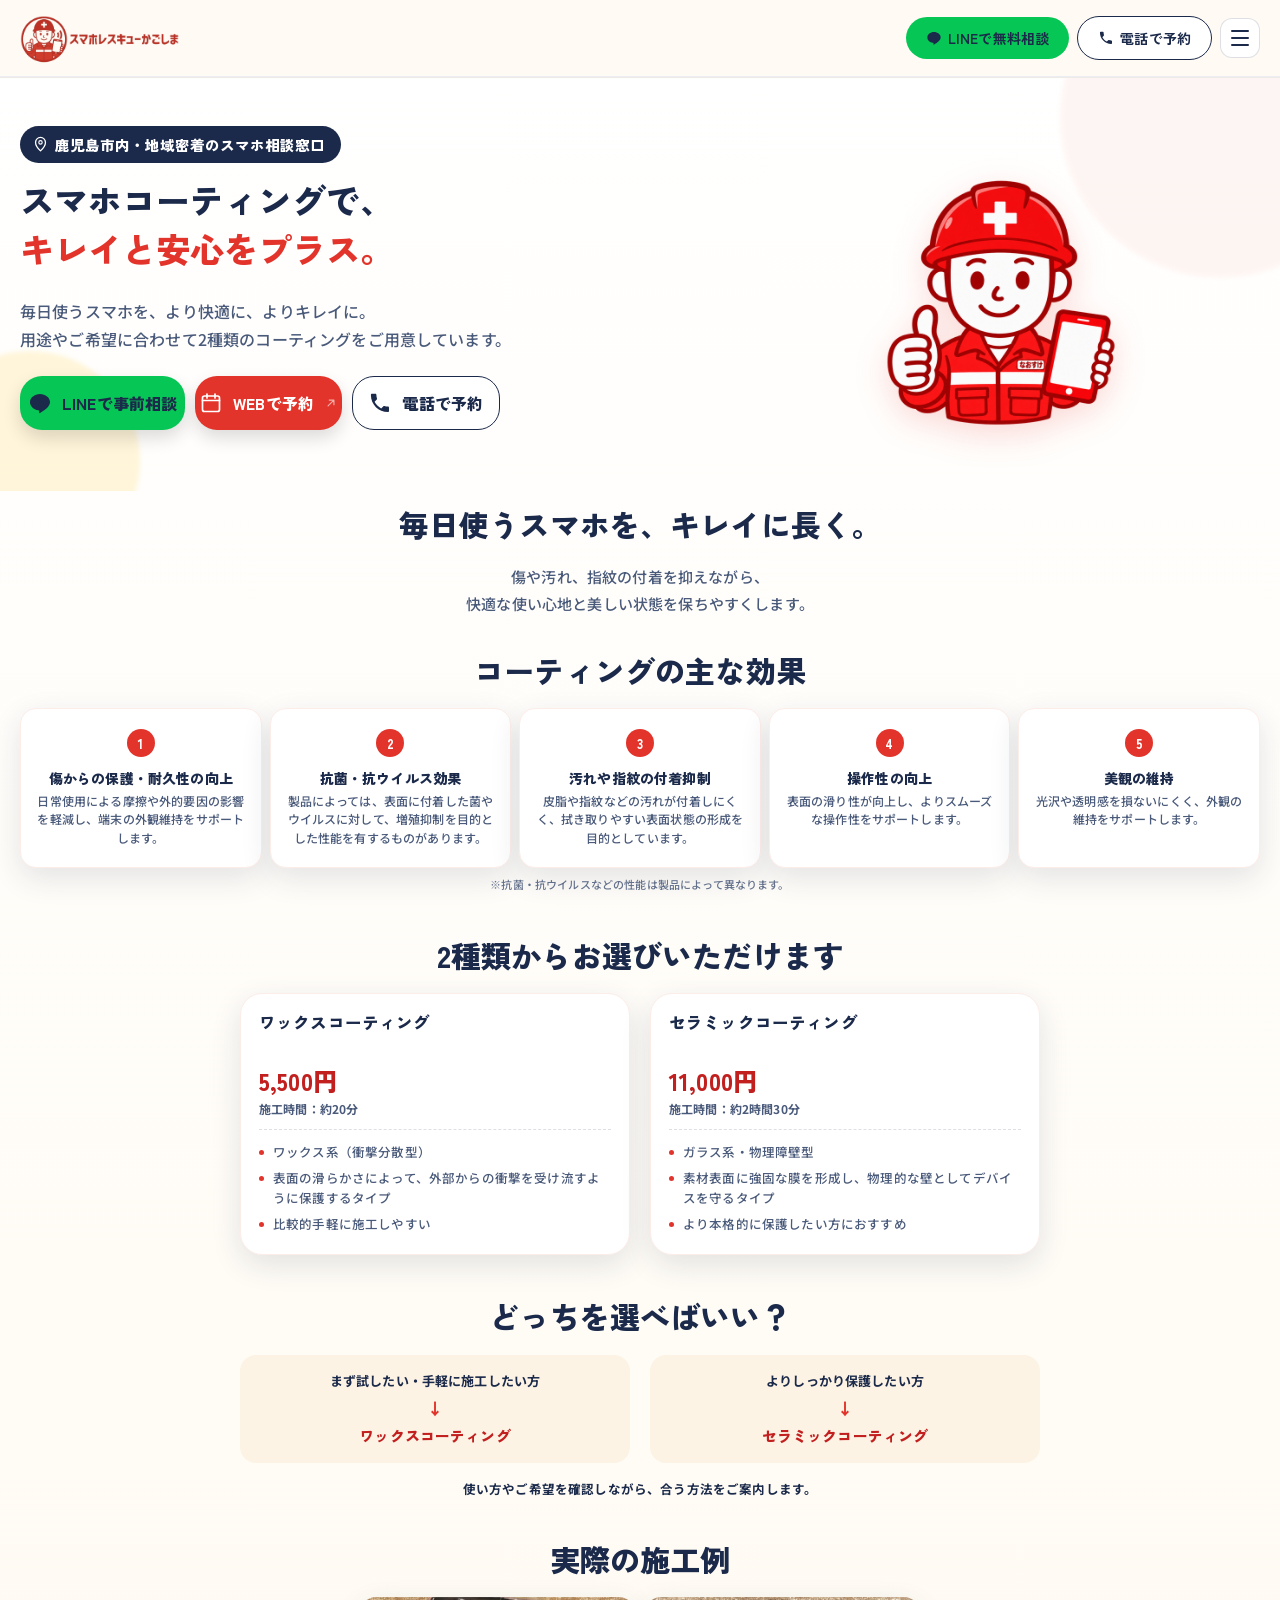
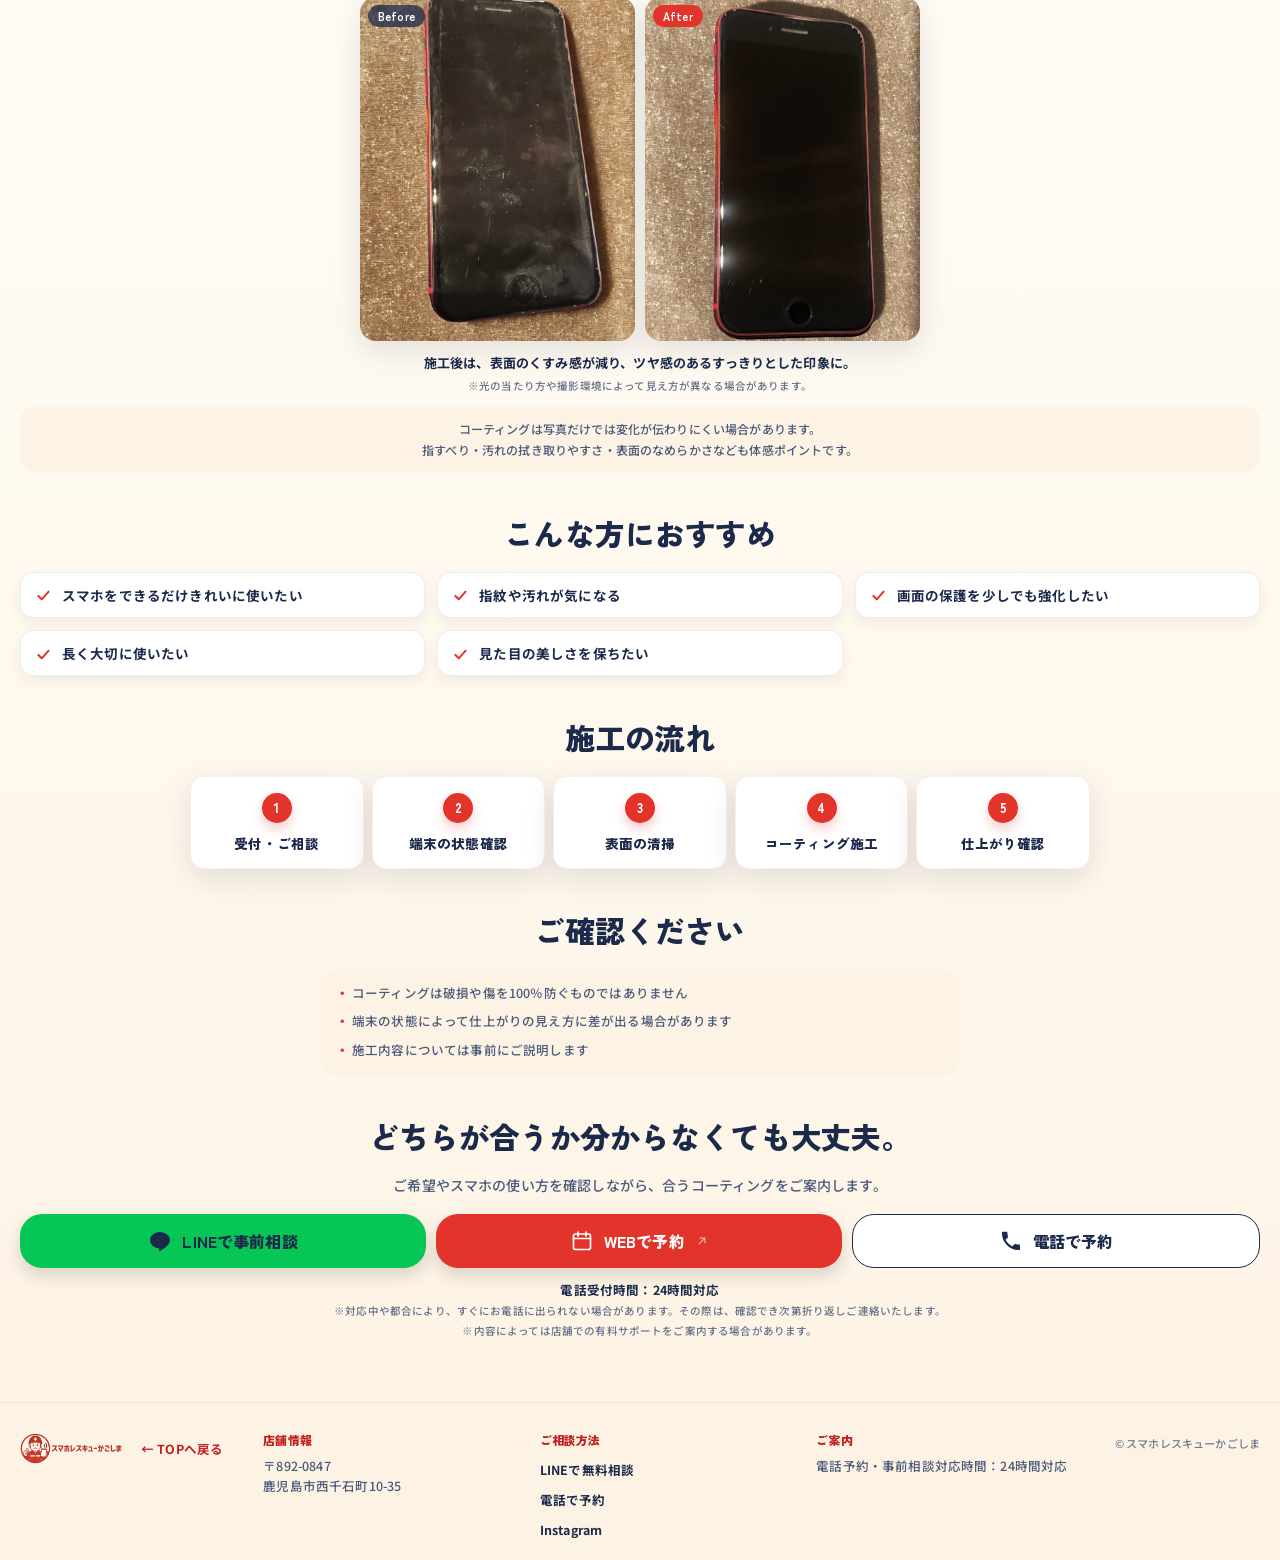
<file: coating.html>
<!DOCTYPE html>
<html lang="ja">
<head>
<meta charset="UTF-8">
<meta name="viewport" content="width=device-width, initial-scale=1.0">
<!-- Google tag (gtag.js) -->
<script async src="https://www.googletagmanager.com/gtag/js?id=G-GHH91R5YX4"></script>
<script>
  window.dataLayer = window.dataLayer || [];
  function gtag(){dataLayer.push(arguments);}
  gtag('js', new Date());

  gtag('config', 'G-GHH91R5YX4');
</script>
<title>スマホコーティング｜スマホレスキューかごしま</title>
<meta name="description" content="ワックスコーティングとセラミックコーティングの2種類をご用意。用途やご希望に合わせてご案内する、鹿児島市のスマホコーティング専門店です。">
<meta property="og:type" content="website">
<meta property="og:site_name" content="スマホレスキューかごしま">
<meta property="og:locale" content="ja_JP">
<meta property="og:url" content="https://sumaho-rescue-kagoshima.com/coating.html">
<link rel="canonical" href="https://sumaho-rescue-kagoshima.com/coating.html">
<meta property="og:title" content="スマホコーティング｜スマホレスキューかごしま">
<meta property="og:description" content="ワックスコーティングとセラミックコーティングの2種類をご用意。用途やご希望に合わせてご案内する、鹿児島市のスマホコーティング専門店です。">
<meta property="og:image" content="https://sumaho-rescue-kagoshima.com/assets/ogp-image.jpg">
<meta property="og:image:width" content="1200">
<meta property="og:image:height" content="630">
<meta name="twitter:card" content="summary_large_image">
<meta name="twitter:title" content="スマホコーティング｜スマホレスキューかごしま">
<meta name="twitter:description" content="ワックスコーティングとセラミックコーティングの2種類をご用意。用途やご希望に合わせてご案内する、鹿児島市のスマホコーティング専門店です。">
<meta name="twitter:image" content="https://sumaho-rescue-kagoshima.com/assets/ogp-image.jpg">
<script type="application/ld+json">
{
  "@context": "https://schema.org",
  "@type": "LocalBusiness",
  "name": "スマホレスキューかごしま",
  "image": "https://sumaho-rescue-kagoshima.com/assets/logo.png",
  "telephone": "+81 70-9006-3399",
  "priceRange": "¥",
  "address": {
    "@type": "PostalAddress",
    "streetAddress": "西千石町10-35",
    "addressLocality": "鹿児島市",
    "addressRegion": "鹿児島県",
    "postalCode": "892-0847",
    "addressCountry": "JP"
  },
  "openingHoursSpecification": [
    { "@type": "OpeningHoursSpecification", "dayOfWeek": "Tuesday", "opens": "12:00", "closes": "15:00" },
    { "@type": "OpeningHoursSpecification", "dayOfWeek": ["Wednesday", "Thursday", "Friday"], "opens": "12:00", "closes": "18:00" },
    { "@type": "OpeningHoursSpecification", "dayOfWeek": "Saturday", "opens": "11:00", "closes": "17:00" }
  ],
  "url": "https://sumaho-rescue-kagoshima.com/coating.html"
}
</script>
<link rel="icon" href="favicon.ico" sizes="any">
<link rel="icon" type="image/png" sizes="32x32" href="assets/favicon-32x32.png">
<link rel="icon" type="image/png" sizes="16x16" href="assets/favicon-16x16.png">
<link rel="apple-touch-icon" href="assets/apple-touch-icon.png">
<link rel="preconnect" href="https://fonts.googleapis.com">
<link rel="preconnect" href="https://fonts.gstatic.com" crossorigin>
<link href="https://fonts.googleapis.com/css2?family=Zen+Kaku+Gothic+New:wght@500;700;900&family=Noto+Sans+JP:wght@400;500;700&display=swap" rel="stylesheet">
<link rel="stylesheet" href="css/style.css">
<link rel="stylesheet" href="css/coating.css">
</head>
<body>

<header class="site-header">
  <div class="container header-inner">
    <a href="index.html" class="brand" aria-label="スマホレスキューかごしま トップへ">
      <img class="brand-logo" src="assets/logo.png" alt="スマホレスキューかごしま">
    </a>

    <div class="header-actions">
      <a class="btn-header is-line" href="https://lin.ee/Uz1YoakM" target="_blank" rel="noopener" aria-label="LINEで無料相談">
        <svg class="btn-header-icon" viewBox="0 0 24 24" fill="none" aria-hidden="true"><path d="M12 3C6.48 3 2 6.69 2 11.2c0 4 3.53 7.36 8.31 8.02.32.07.76.21.87.49.1.25.06.65.03.9l-.14.9c-.04.25-.2.98.86.53s5.69-3.35 7.76-5.74C21.02 14.5 22 12.95 22 11.2 22 6.69 17.52 3 12 3Z" fill="currentColor"/></svg>
        <span>LINEで無料相談</span>
      </a>
      <a class="btn-header is-tel" href="tel:07090063399" aria-label="電話で予約">
        <svg class="btn-header-icon" viewBox="0 0 24 24" fill="none" aria-hidden="true"><path d="M6.6 10.8c1.4 2.8 3.8 5.2 6.6 6.6l2.2-2.2c.3-.3.7-.4 1-.2 1.1.4 2.3.6 3.5.6.6 0 1.1.5 1.1 1.1V20c0 .6-.5 1.1-1.1 1.1C10.6 21.1 2.9 13.4 2.9 3.9 2.9 3.3 3.4 2.8 4 2.8h3.3c.6 0 1.1.5 1.1 1.1 0 1.2.2 2.4.6 3.5.1.4 0 .8-.2 1L6.6 10.8Z" fill="currentColor"/></svg>
        <span>電話で予約</span>
      </a>
      <button class="hamburger" type="button" aria-label="メニューを開く" aria-expanded="false">
        <span></span><span></span><span></span>
      </button>
    </div>
  </div>

  <nav class="mobile-menu" aria-label="モバイルメニュー">
    <div class="mobile-menu-inner">
      <ul class="mobile-menu-nav">
        <li><a href="index.html">TOP</a></li>
        <li><a href="wifi.html">スマホ・Wi‑Fi・回線相談</a></li>
        <li><a href="repair.html">スマホ修理</a></li>
        <li><a href="smarthome.html">スマートホーム</a></li>
        <li><a href="subservices.html">設定・コーティング・教室・資格</a></li>
        <li><a href="first-visit.html">初めての方へ</a></li>
        <li><a href="faq.html">よくある質問・Instagram</a></li>
        <li><a href="contact.html">店舗情報・アクセス</a></li>
        <li>
          <a class="has-icon" href="https://share.google/IgXwAImcd6aHFgsil" target="_blank" rel="noopener">
            <svg class="nav-map-icon" viewBox="0 0 24 24" fill="none" aria-hidden="true"><path d="M12 21s7-6.8 7-12a7 7 0 0 0-14 0c0 5.2 7 12 7 12z" stroke="currentColor" stroke-width="1.7" stroke-linejoin="round"/><circle cx="12" cy="9" r="2.6" stroke="currentColor" stroke-width="1.6"/></svg>
            Googleマップで見る
          </a>
        </li>
      </ul>
      <a class="btn-header is-line" href="https://lin.ee/Uz1YoakM" target="_blank" rel="noopener">
        <svg class="btn-header-icon" viewBox="0 0 24 24" fill="none" aria-hidden="true"><path d="M12 3C6.48 3 2 6.69 2 11.2c0 4 3.53 7.36 8.31 8.02.32.07.76.21.87.49.1.25.06.65.03.9l-.14.9c-.04.25-.2.98.86.53s5.69-3.35 7.76-5.74C21.02 14.5 22 12.95 22 11.2 22 6.69 17.52 3 12 3Z" fill="currentColor"/></svg>
        <span>LINEで無料相談</span>
      </a>
      <a class="btn-header is-web" href="https://calendar.app.google/Z8XRNBMJLuV36Su36" target="_blank" rel="noopener">
        <svg class="btn-header-icon" viewBox="0 0 24 24" fill="none" aria-hidden="true"><rect x="3.5" y="5" width="17" height="15.5" rx="2" stroke="currentColor" stroke-width="1.7"/><path d="M3.5 9.5h17M8 3v4M16 3v4" stroke="currentColor" stroke-width="1.7" stroke-linecap="round"/></svg>
        <span>WEBで予約</span>
      </a>
      <a class="btn-header is-tel" href="tel:07090063399">
        <svg class="btn-header-icon" viewBox="0 0 24 24" fill="none" aria-hidden="true"><path d="M6.6 10.8c1.4 2.8 3.8 5.2 6.6 6.6l2.2-2.2c.3-.3.7-.4 1-.2 1.1.4 2.3.6 3.5.6.6 0 1.1.5 1.1 1.1V20c0 .6-.5 1.1-1.1 1.1C10.6 21.1 2.9 13.4 2.9 3.9 2.9 3.3 3.4 2.8 4 2.8h3.3c.6 0 1.1.5 1.1 1.1 0 1.2.2 2.4.6 3.5.1.4 0 .8-.2 1L6.6 10.8Z" fill="currentColor"/></svg>
        <span>電話で予約</span>
      </a>
    </div>
  </nav>
</header>

<main>
  <!-- ① ファーストビュー -->
  <section class="detail-hero" aria-label="スマホコーティング メインビジュアル">
    <div class="hero-blob blob-1" aria-hidden="true"></div>
    <div class="hero-blob blob-2" aria-hidden="true"></div>

    <div class="container detail-hero-badge">
      <p class="hero-local-badge">
        <svg viewBox="0 0 24 24" fill="none" aria-hidden="true"><path d="M12 21s7-6.8 7-12a7 7 0 0 0-14 0c0 5.2 7 12 7 12z" stroke="currentColor" stroke-width="1.8" stroke-linejoin="round"/><circle cx="12" cy="9" r="2.4" stroke="currentColor" stroke-width="1.6"/></svg>
        鹿児島市内・地域密着のスマホ相談窓口
      </p>
    </div>

    <div class="container detail-hero-inner">
      <h1 class="detail-title">
        スマホコーティングで、<br class="card-break">
        <span class="accent">キレイと安心をプラス。</span>
      </h1>

      <div class="detail-figure">
        <img src="assets/naosuke-hero.png" alt="スマホレスキューかごしまの公式キャラクター なおすけ。赤いヘルメットに白い十字、赤い作業服姿で、片手で親指を立て、もう片方の手にスマートフォンを持っている。">
      </div>

      <p class="detail-subcopy">
        毎日使うスマホを、より快適に、よりキレイに。<br class="br-mobile">
        用途やご希望に合わせて2種類のコーティングをご用意しています。
      </p>

      <div class="hero-ctas">
        <a class="btn-cta is-line" href="https://lin.ee/Uz1YoakM" target="_blank" rel="noopener">
          <svg class="cta-icon" viewBox="0 0 24 24" fill="none" aria-hidden="true"><path d="M12 3C6.48 3 2 6.69 2 11.2c0 4 3.53 7.36 8.31 8.02.32.07.76.21.87.49.1.25.06.65.03.9l-.14.9c-.04.25-.2.98.86.53s5.69-3.35 7.76-5.74C21.02 14.5 22 12.95 22 11.2 22 6.69 17.52 3 12 3Z" fill="currentColor"/></svg>
          LINEで事前相談
        </a>
        <a class="btn-cta is-web" href="https://calendar.app.google/Z8XRNBMJLuV36Su36" target="_blank" rel="noopener">
          <svg class="cta-icon" viewBox="0 0 24 24" fill="none" aria-hidden="true"><rect x="3.5" y="5" width="17" height="15.5" rx="2" stroke="currentColor" stroke-width="1.7"/><path d="M3.5 9.5h17M8 3v4M16 3v4" stroke="currentColor" stroke-width="1.7" stroke-linecap="round"/></svg>
          WEBで予約
          <svg class="cta-external-icon" viewBox="0 0 24 24" fill="none" aria-hidden="true"><path d="M7 17 17 7M9 7h8v8" stroke="currentColor" stroke-width="2" stroke-linecap="round" stroke-linejoin="round"/></svg>
        </a>
        <a class="btn-cta is-tel" href="tel:07090063399">
          <svg class="cta-icon" viewBox="0 0 24 24" fill="none" aria-hidden="true"><path d="M6.6 10.8c1.4 2.8 3.8 5.2 6.6 6.6l2.2-2.2c.3-.3.7-.4 1-.2 1.1.4 2.3.6 3.5.6.6 0 1.1.5 1.1 1.1V20c0 .6-.5 1.1-1.1 1.1C10.6 21.1 2.9 13.4 2.9 3.9 2.9 3.3 3.4 2.8 4 2.8h3.3c.6 0 1.1.5 1.1 1.1 0 1.2.2 2.4.6 3.5.1.4 0 .8-.2 1L6.6 10.8Z" fill="currentColor"/></svg>
          電話で予約
        </a>
      </div>
    </div>
  </section>

  <!-- ② コーティングについて -->
  <section class="ct2-about-section" aria-label="コーティングについて">
    <div class="container">
      <h2 class="section-title">毎日使うスマホを、<br class="card-break">キレイに長く。</h2>
      <p class="ct2-about-desc">
        傷や汚れ、指紋の付着を抑えながら、<br class="br-mobile">
        快適な使い心地と美しい状態を保ちやすくします。
      </p>
    </div>
  </section>

  <!-- ③ コーティングの主な効果 -->
  <section class="ct2-effects-section" aria-label="コーティングの主な効果">
    <div class="container">
      <h2 class="section-title">コーティングの主な効果</h2>

      <ul class="ct2-effect-list">
        <li class="ct2-effect-card">
          <span class="ct2-effect-number">1</span>
          <div class="ct2-effect-text">
            <h3>傷からの保護・<br class="card-break">耐久性の向上</h3>
            <p>日常使用による摩擦や外的要因の影響を軽減し、端末の外観維持をサポートします。</p>
          </div>
        </li>
        <li class="ct2-effect-card">
          <span class="ct2-effect-number">2</span>
          <div class="ct2-effect-text">
            <h3>抗菌・抗ウイルス効果</h3>
            <p>製品によっては、表面に付着した菌やウイルスに対して、増殖抑制を目的とした性能を有するものがあります。</p>
          </div>
        </li>
        <li class="ct2-effect-card">
          <span class="ct2-effect-number">3</span>
          <div class="ct2-effect-text">
            <h3>汚れや指紋の<br class="card-break">付着抑制</h3>
            <p>皮脂や指紋などの汚れが付着しにくく、拭き取りやすい表面状態の形成を目的としています。</p>
          </div>
        </li>
        <li class="ct2-effect-card">
          <span class="ct2-effect-number">4</span>
          <div class="ct2-effect-text">
            <h3>操作性の向上</h3>
            <p>表面の滑り性が向上し、よりスムーズな操作性をサポートします。</p>
          </div>
        </li>
        <li class="ct2-effect-card">
          <span class="ct2-effect-number">5</span>
          <div class="ct2-effect-text">
            <h3>美観の維持</h3>
            <p>光沢や透明感を損ないにくく、外観の維持をサポートします。</p>
          </div>
        </li>
      </ul>
      <p class="ct2-effect-note">※抗菌・抗ウイルスなどの性能は製品によって異なります。</p>
    </div>
  </section>

  <!-- ④ 取り扱いコーティングは2種類 -->
  <section class="ct2-types-section" aria-label="2種類からお選びいただけます">
    <div class="container">
      <h2 class="section-title">2種類から<br class="card-break">お選びいただけます</h2>

      <div class="ct2-type-list">
        <article class="ct2-type-card">
          <h3>ワックスコーティング</h3>
          <div class="ct2-type-price">5,500円</div>
          <div class="ct2-type-time">施工時間：約20分</div>
          <ul class="ct2-type-detail">
            <li>ワックス系（衝撃分散型）</li>
            <li>表面の滑らかさによって、外部からの衝撃を受け流すように保護するタイプ</li>
            <li>比較的手軽に施工しやすい</li>
          </ul>
        </article>

        <article class="ct2-type-card">
          <h3>セラミックコーティング</h3>
          <div class="ct2-type-price">11,000円</div>
          <div class="ct2-type-time">施工時間：約2時間30分</div>
          <ul class="ct2-type-detail">
            <li>ガラス系・物理障壁型</li>
            <li>素材表面に強固な膜を形成し、物理的な壁としてデバイスを守るタイプ</li>
            <li>より本格的に保護したい方におすすめ</li>
          </ul>
        </article>
      </div>
    </div>
  </section>

  <!-- ⑤ どちらを選べばいい？ -->
  <section class="ct2-choice-section" aria-label="どっちを選べばいい？">
    <div class="container">
      <h2 class="section-title">どっちを選べばいい？</h2>

      <div class="ct2-choice-list">
        <div class="ct2-choice-card">
          <p class="ct2-choice-q">まず試したい・<br class="card-break">手軽に施工したい方</p>
          <p class="ct2-choice-arrow" aria-hidden="true">↓</p>
          <p class="ct2-choice-a">ワックス<br class="card-break">コーティング</p>
        </div>
        <div class="ct2-choice-card">
          <p class="ct2-choice-q">よりしっかり<br class="card-break">保護したい方</p>
          <p class="ct2-choice-arrow" aria-hidden="true">↓</p>
          <p class="ct2-choice-a">セラミック<br class="card-break">コーティング</p>
        </div>
      </div>

      <p class="ct2-choice-lead">使い方やご希望を確認しながら、<br class="card-break">合う方法をご案内します。</p>
    </div>
  </section>

  <!-- ⑥ Before / After 施工例 -->
  <section class="ct2-gallery-section" aria-label="実際の施工例">
    <div class="container">
      <h2 class="section-title">実際の施工例</h2>

      <div class="ct2-gallery-grid">
        <figure class="ct2-gallery-item">
          <span class="ct2-gallery-tag">Before</span>
          <img src="assets/coating-before.jpg" loading="lazy" alt="コーティング施工前のスマホ画面。表面にくすみや細かい汚れが見られる。">
        </figure>
        <figure class="ct2-gallery-item">
          <span class="ct2-gallery-tag is-after">After</span>
          <img src="assets/coating-after.jpg" loading="lazy" alt="コーティング施工後のスマホ画面。表面のくすみが減り、すっきりとした印象。">
        </figure>
      </div>

      <p class="ct2-gallery-caption">施工後は、表面のくすみ感が減り、ツヤ感のあるすっきりとした印象に。</p>
      <p class="ct2-gallery-note">※光の当たり方や撮影環境によって見え方が異なる場合があります。</p>
      <p class="ct2-gallery-supplement">
        コーティングは写真だけでは変化が伝わりにくい場合があります。<br class="br-mobile">
        指すべり・汚れの拭き取りやすさ・表面のなめらかさなども体感ポイントです。
      </p>
    </div>
  </section>

  <!-- ⑦ こんな方におすすめ -->
  <section class="ct2-recommend-section" aria-label="こんな方におすすめ">
    <div class="container">
      <h2 class="section-title">こんな方におすすめ</h2>

      <ul class="worry-check-grid">
        <li class="worry-check-item">
          <svg class="check" viewBox="0 0 20 20" fill="none" aria-hidden="true"><path d="M4 10.5l4 4 8-9" stroke="currentColor" stroke-width="2.4" stroke-linecap="round" stroke-linejoin="round"/></svg>
          <span>スマホをできるだけきれいに使いたい</span>
        </li>
        <li class="worry-check-item">
          <svg class="check" viewBox="0 0 20 20" fill="none" aria-hidden="true"><path d="M4 10.5l4 4 8-9" stroke="currentColor" stroke-width="2.4" stroke-linecap="round" stroke-linejoin="round"/></svg>
          <span>指紋や汚れが気になる</span>
        </li>
        <li class="worry-check-item">
          <svg class="check" viewBox="0 0 20 20" fill="none" aria-hidden="true"><path d="M4 10.5l4 4 8-9" stroke="currentColor" stroke-width="2.4" stroke-linecap="round" stroke-linejoin="round"/></svg>
          <span>画面の保護を少しでも強化したい</span>
        </li>
        <li class="worry-check-item">
          <svg class="check" viewBox="0 0 20 20" fill="none" aria-hidden="true"><path d="M4 10.5l4 4 8-9" stroke="currentColor" stroke-width="2.4" stroke-linecap="round" stroke-linejoin="round"/></svg>
          <span>長く大切に使いたい</span>
        </li>
        <li class="worry-check-item">
          <svg class="check" viewBox="0 0 20 20" fill="none" aria-hidden="true"><path d="M4 10.5l4 4 8-9" stroke="currentColor" stroke-width="2.4" stroke-linecap="round" stroke-linejoin="round"/></svg>
          <span>見た目の美しさを保ちたい</span>
        </li>
      </ul>
    </div>
  </section>

  <!-- ⑧ 施工の流れ -->
  <section class="ct2-flow-section" aria-label="施工の流れ">
    <div class="container">
      <h2 class="section-title">施工の流れ</h2>

      <ol class="step-list">
        <li class="step-item">
          <span class="step-number">1</span>
          <div class="step-text">
            <h3>受付・ご相談</h3>
          </div>
        </li>
        <li class="step-item">
          <span class="step-number">2</span>
          <div class="step-text">
            <h3>端末の状態確認</h3>
          </div>
        </li>
        <li class="step-item">
          <span class="step-number">3</span>
          <div class="step-text">
            <h3>表面の清掃</h3>
          </div>
        </li>
        <li class="step-item">
          <span class="step-number">4</span>
          <div class="step-text">
            <h3>コーティング施工</h3>
          </div>
        </li>
        <li class="step-item">
          <span class="step-number">5</span>
          <div class="step-text">
            <h3>仕上がり確認</h3>
          </div>
        </li>
      </ol>
    </div>
  </section>

  <!-- ⑨ 注意事項 -->
  <section class="ct2-notes-section" aria-label="ご確認ください">
    <div class="container">
      <h2 class="section-title">ご確認ください</h2>

      <ul class="ct2-notes-list">
        <li>コーティングは破損や傷を100％防ぐものではありません</li>
        <li>端末の状態によって仕上がりの見え方に差が出る場合があります</li>
        <li>施工内容については事前にご説明します</li>
      </ul>
    </div>
  </section>

  <!-- ⑩ 最終CTA -->
  <section class="ct2-cta-section" aria-label="最後のCTA">
    <div class="container">
      <h2 class="section-title">どちらが合うか<br class="card-break">分からなくても大丈夫。</h2>
      <p class="ct2-cta-desc">ご希望やスマホの使い方を確認しながら、合うコーティングをご案内します。</p>

      <div class="hero-ctas ct2-cta">
        <a class="btn-cta is-line" href="https://lin.ee/Uz1YoakM" target="_blank" rel="noopener">
          <svg class="cta-icon" viewBox="0 0 24 24" fill="none" aria-hidden="true"><path d="M12 3C6.48 3 2 6.69 2 11.2c0 4 3.53 7.36 8.31 8.02.32.07.76.21.87.49.1.25.06.65.03.9l-.14.9c-.04.25-.2.98.86.53s5.69-3.35 7.76-5.74C21.02 14.5 22 12.95 22 11.2 22 6.69 17.52 3 12 3Z" fill="currentColor"/></svg>
          LINEで事前相談
        </a>
        <a class="btn-cta is-web" href="https://calendar.app.google/Z8XRNBMJLuV36Su36" target="_blank" rel="noopener">
          <svg class="cta-icon" viewBox="0 0 24 24" fill="none" aria-hidden="true"><rect x="3.5" y="5" width="17" height="15.5" rx="2" stroke="currentColor" stroke-width="1.7"/><path d="M3.5 9.5h17M8 3v4M16 3v4" stroke="currentColor" stroke-width="1.7" stroke-linecap="round"/></svg>
          WEBで予約
          <svg class="cta-external-icon" viewBox="0 0 24 24" fill="none" aria-hidden="true"><path d="M7 17 17 7M9 7h8v8" stroke="currentColor" stroke-width="2" stroke-linecap="round" stroke-linejoin="round"/></svg>
        </a>
        <a class="btn-cta is-tel" href="tel:07090063399">
          <svg class="cta-icon" viewBox="0 0 24 24" fill="none" aria-hidden="true"><path d="M6.6 10.8c1.4 2.8 3.8 5.2 6.6 6.6l2.2-2.2c.3-.3.7-.4 1-.2 1.1.4 2.3.6 3.5.6.6 0 1.1.5 1.1 1.1V20c0 .6-.5 1.1-1.1 1.1C10.6 21.1 2.9 13.4 2.9 3.9 2.9 3.3 3.4 2.8 4 2.8h3.3c.6 0 1.1.5 1.1 1.1 0 1.2.2 2.4.6 3.5.1.4 0 .8-.2 1L6.6 10.8Z" fill="currentColor"/></svg>
          電話で予約
        </a>
      </div>

      <p class="ct2-cta-hours">電話受付時間：24時間対応</p>
      <p class="ct2-cta-note">※対応中や都合により、すぐにお電話に出られない場合があります。その際は、確認でき次第折り返しご連絡いたします。</p>
      <p class="ct2-cta-note">※内容によっては店舗での有料サポートをご案内する場合があります。</p>
    </div>
  </section>
</main>

<footer class="site-footer">
  <div class="container footer-inner">
    <div class="footer-brand">
      <a href="index.html">
        <img class="footer-logo" src="assets/logo.png" loading="lazy" alt="スマホレスキューかごしま">
      </a>
      <a class="footer-top-link" href="index.html">← TOPへ戻る</a>
    </div>

    <div class="footer-cols">
      <div class="footer-col">
        <h3>店舗情報</h3>
        <p>〒892-0847<br>鹿児島市西千石町10-35</p>
      </div>

      <div class="footer-col">
        <h3>ご相談方法</h3>
        <ul>
          <li><a href="https://lin.ee/Uz1YoakM" target="_blank" rel="noopener">LINEで無料相談</a></li>
          <li><a href="tel:07090063399">電話で予約</a></li>
          <li><a href="https://www.instagram.com/sumaho.rescue_kagoshima?igsi=YWV0YnBmMm1xNmZ6&utm_source=qr" target="_blank" rel="noopener">Instagram</a></li>
        </ul>
      </div>

      <div class="footer-col">
        <h3>ご案内</h3>
        <p>電話予約・事前相談対応時間：24時間対応</p>
      </div>
    </div>

    <p class="footer-copy">&copy; スマホレスキューかごしま</p>
  </div>
</footer>

<script src="js/main.js"></script>
</body>
</html>
</file>
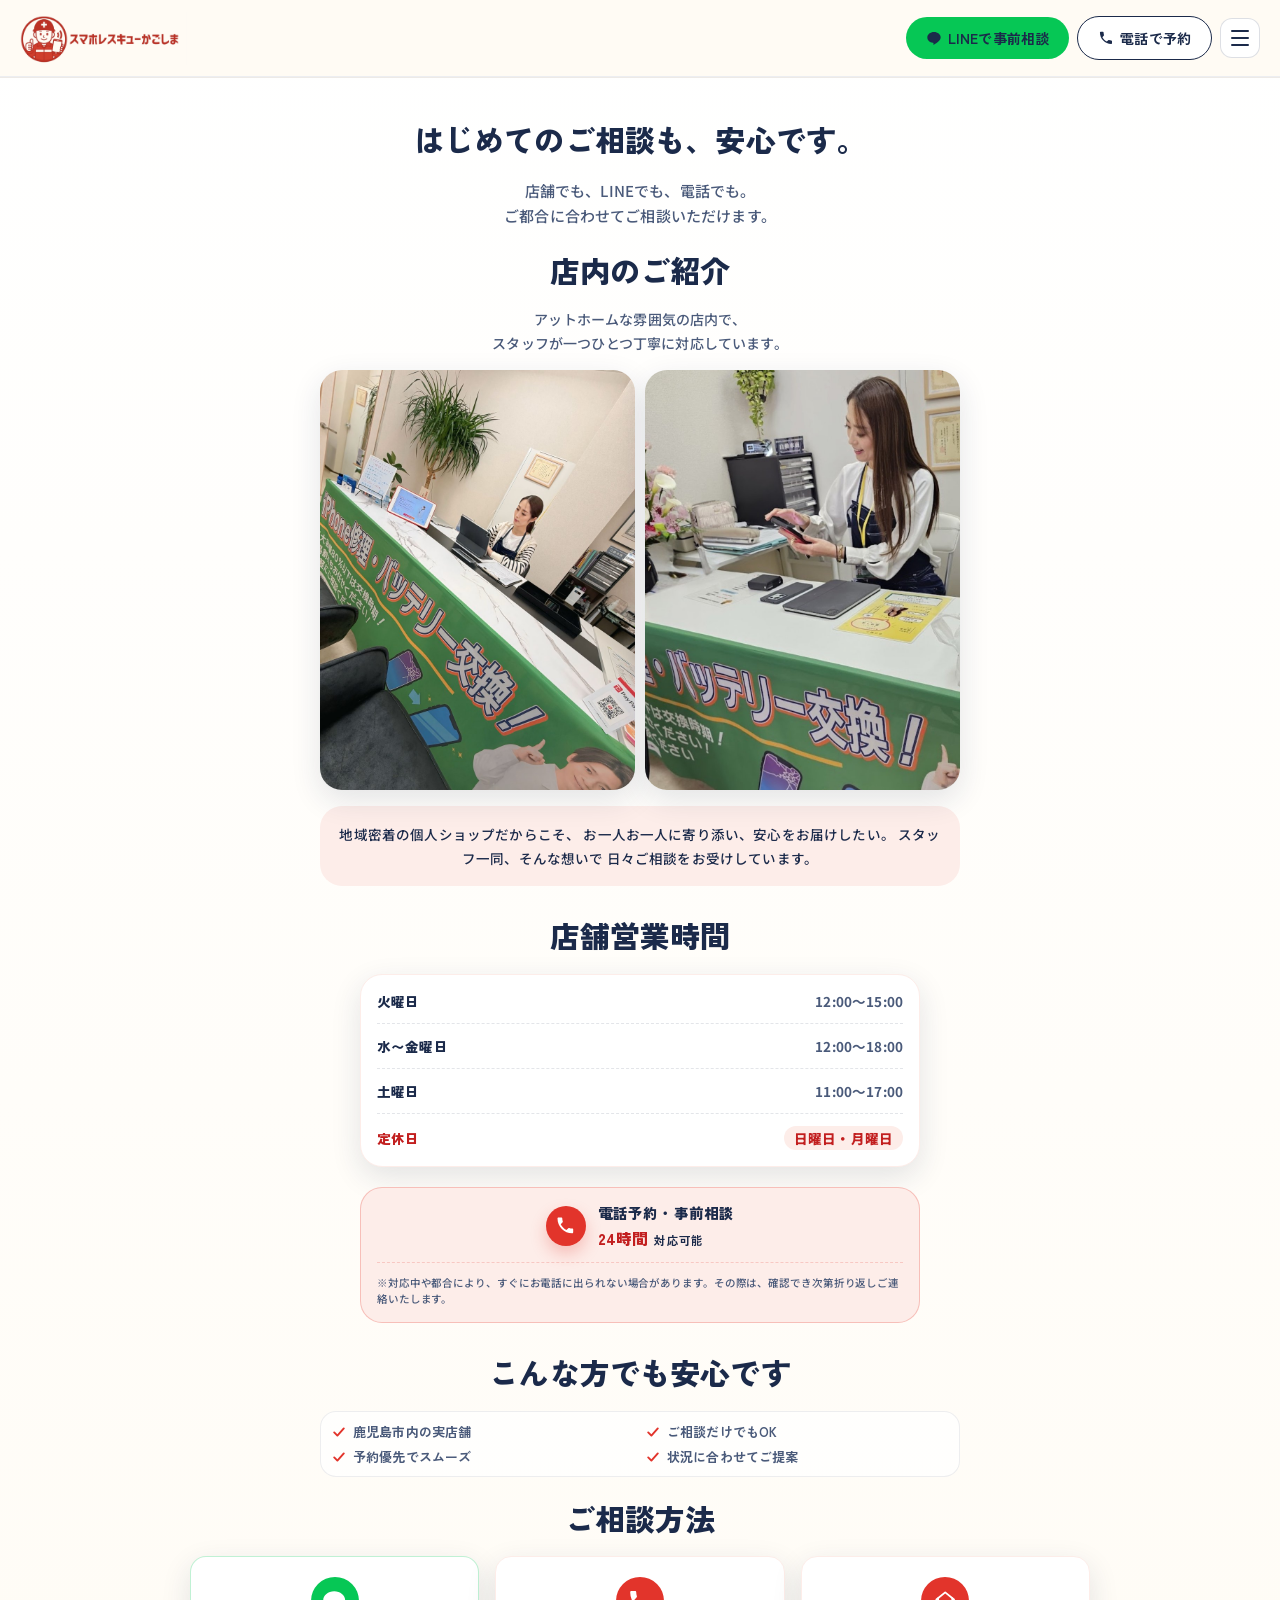
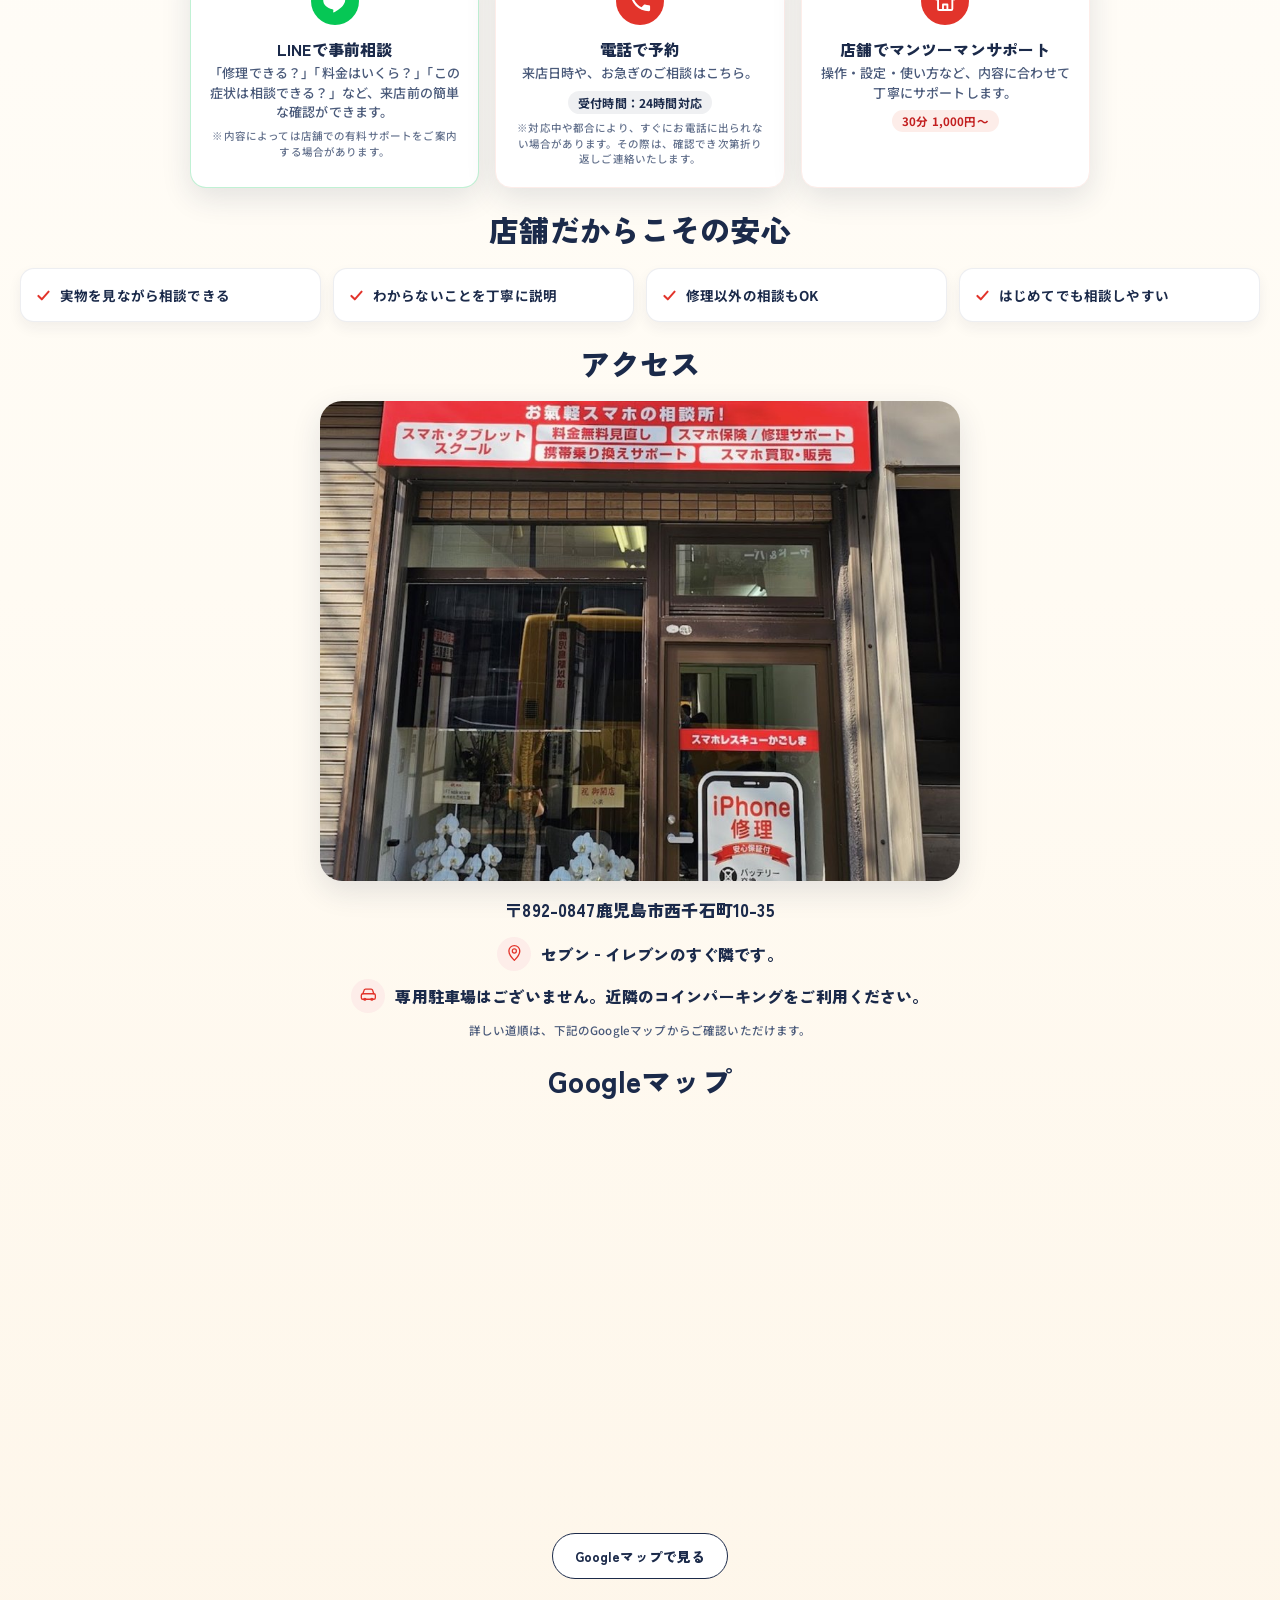
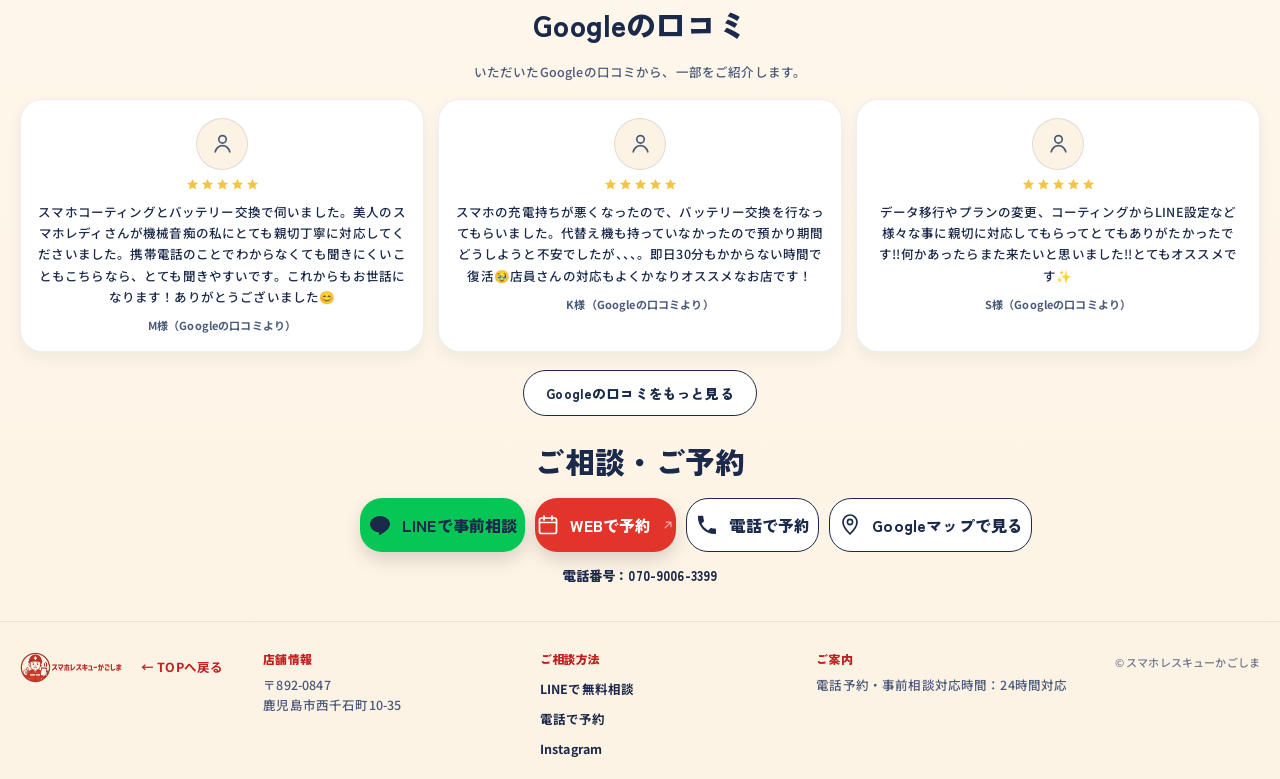
<file: contact.html>
<!DOCTYPE html>
<html lang="ja">
<head>
<meta charset="UTF-8">
<meta name="viewport" content="width=device-width, initial-scale=1.0">
<!-- Google tag (gtag.js) -->
<script async src="https://www.googletagmanager.com/gtag/js?id=G-GHH91R5YX4"></script>
<script>
  window.dataLayer = window.dataLayer || [];
  function gtag(){dataLayer.push(arguments);}
  gtag('js', new Date());

  gtag('config', 'G-GHH91R5YX4');
</script>
<title>店舗情報・ご相談方法｜スマホレスキューかごしま</title>
<meta name="description" content="店舗でも、LINEでも、電話でも。ご都合に合わせてご相談いただけます。鹿児島市西千石町「スマホレスキューかごしま」の店舗情報・ご相談方法ページです。">
<meta property="og:type" content="website">
<meta property="og:site_name" content="スマホレスキューかごしま">
<meta property="og:locale" content="ja_JP">
<meta property="og:url" content="https://sumaho-rescue-kagoshima.com/contact.html">
<link rel="canonical" href="https://sumaho-rescue-kagoshima.com/contact.html">
<meta property="og:title" content="店舗情報・ご相談方法｜スマホレスキューかごしま">
<meta property="og:description" content="店舗でも、LINEでも、電話でも。ご都合に合わせてご相談いただけます。鹿児島市西千石町「スマホレスキューかごしま」の店舗情報・ご相談方法ページです。">
<meta property="og:image" content="https://sumaho-rescue-kagoshima.com/assets/ogp-image.jpg">
<meta property="og:image:width" content="1200">
<meta property="og:image:height" content="630">
<meta name="twitter:card" content="summary_large_image">
<meta name="twitter:title" content="店舗情報・ご相談方法｜スマホレスキューかごしま">
<meta name="twitter:description" content="店舗でも、LINEでも、電話でも。ご都合に合わせてご相談いただけます。鹿児島市西千石町「スマホレスキューかごしま」の店舗情報・ご相談方法ページです。">
<meta name="twitter:image" content="https://sumaho-rescue-kagoshima.com/assets/ogp-image.jpg">
<script type="application/ld+json">
{
  "@context": "https://schema.org",
  "@type": "LocalBusiness",
  "name": "スマホレスキューかごしま",
  "image": "https://sumaho-rescue-kagoshima.com/assets/logo.png",
  "telephone": "+81 70-9006-3399",
  "priceRange": "¥",
  "address": {
    "@type": "PostalAddress",
    "streetAddress": "西千石町10-35",
    "addressLocality": "鹿児島市",
    "addressRegion": "鹿児島県",
    "postalCode": "892-0847",
    "addressCountry": "JP"
  },
  "openingHoursSpecification": [
    { "@type": "OpeningHoursSpecification", "dayOfWeek": "Tuesday", "opens": "12:00", "closes": "15:00" },
    { "@type": "OpeningHoursSpecification", "dayOfWeek": ["Wednesday", "Thursday", "Friday"], "opens": "12:00", "closes": "18:00" },
    { "@type": "OpeningHoursSpecification", "dayOfWeek": "Saturday", "opens": "11:00", "closes": "17:00" }
  ],
  "url": "https://sumaho-rescue-kagoshima.com/contact.html"
}
</script>
<link rel="icon" href="favicon.ico" sizes="any">
<link rel="icon" type="image/png" sizes="32x32" href="assets/favicon-32x32.png">
<link rel="icon" type="image/png" sizes="16x16" href="assets/favicon-16x16.png">
<link rel="apple-touch-icon" href="assets/apple-touch-icon.png">
<link rel="preconnect" href="https://fonts.googleapis.com">
<link rel="preconnect" href="https://fonts.gstatic.com" crossorigin>
<link href="https://fonts.googleapis.com/css2?family=Zen+Kaku+Gothic+New:wght@500;700;900&family=Noto+Sans+JP:wght@400;500;700&display=swap" rel="stylesheet">
<link rel="stylesheet" href="css/style.css">
<link rel="stylesheet" href="css/contact.css">
</head>
<body>

<header class="site-header">
  <div class="container header-inner">
    <a href="index.html" class="brand" aria-label="スマホレスキューかごしま トップへ">
      <img class="brand-logo" src="assets/logo.png" alt="スマホレスキューかごしま">
    </a>

    <div class="header-actions">
      <a class="btn-header is-line" href="https://lin.ee/Uz1YoakM" target="_blank" rel="noopener" aria-label="LINEで事前相談">
        <svg class="btn-header-icon" viewBox="0 0 24 24" fill="none" aria-hidden="true"><path d="M12 3C6.48 3 2 6.69 2 11.2c0 4 3.53 7.36 8.31 8.02.32.07.76.21.87.49.1.25.06.65.03.9l-.14.9c-.04.25-.2.98.86.53s5.69-3.35 7.76-5.74C21.02 14.5 22 12.95 22 11.2 22 6.69 17.52 3 12 3Z" fill="currentColor"/></svg>
        <span>LINEで事前相談</span>
      </a>
      <a class="btn-header is-tel" href="tel:07090063399" aria-label="電話で予約">
        <svg class="btn-header-icon" viewBox="0 0 24 24" fill="none" aria-hidden="true"><path d="M6.6 10.8c1.4 2.8 3.8 5.2 6.6 6.6l2.2-2.2c.3-.3.7-.4 1-.2 1.1.4 2.3.6 3.5.6.6 0 1.1.5 1.1 1.1V20c0 .6-.5 1.1-1.1 1.1C10.6 21.1 2.9 13.4 2.9 3.9 2.9 3.3 3.4 2.8 4 2.8h3.3c.6 0 1.1.5 1.1 1.1 0 1.2.2 2.4.6 3.5.1.4 0 .8-.2 1L6.6 10.8Z" fill="currentColor"/></svg>
        <span>電話で予約</span>
      </a>
      <button class="hamburger" type="button" aria-label="メニューを開く" aria-expanded="false">
        <span></span><span></span><span></span>
      </button>
    </div>
  </div>

  <nav class="mobile-menu" aria-label="モバイルメニュー">
    <div class="mobile-menu-inner">
      <a class="btn-header is-line" href="https://lin.ee/Uz1YoakM" target="_blank" rel="noopener">
        <svg class="btn-header-icon" viewBox="0 0 24 24" fill="none" aria-hidden="true"><path d="M12 3C6.48 3 2 6.69 2 11.2c0 4 3.53 7.36 8.31 8.02.32.07.76.21.87.49.1.25.06.65.03.9l-.14.9c-.04.25-.2.98.86.53s5.69-3.35 7.76-5.74C21.02 14.5 22 12.95 22 11.2 22 6.69 17.52 3 12 3Z" fill="currentColor"/></svg>
        <span>LINEで事前相談</span>
      </a>
      <a class="btn-header is-web" href="https://calendar.app.google/Z8XRNBMJLuV36Su36" target="_blank" rel="noopener">
        <svg class="btn-header-icon" viewBox="0 0 24 24" fill="none" aria-hidden="true"><rect x="3.5" y="5" width="17" height="15.5" rx="2" stroke="currentColor" stroke-width="1.7"/><path d="M3.5 9.5h17M8 3v4M16 3v4" stroke="currentColor" stroke-width="1.7" stroke-linecap="round"/></svg>
        <span>WEBで予約</span>
      </a>
      <a class="btn-header is-tel" href="tel:07090063399">
        <svg class="btn-header-icon" viewBox="0 0 24 24" fill="none" aria-hidden="true"><path d="M6.6 10.8c1.4 2.8 3.8 5.2 6.6 6.6l2.2-2.2c.3-.3.7-.4 1-.2 1.1.4 2.3.6 3.5.6.6 0 1.1.5 1.1 1.1V20c0 .6-.5 1.1-1.1 1.1C10.6 21.1 2.9 13.4 2.9 3.9 2.9 3.3 3.4 2.8 4 2.8h3.3c.6 0 1.1.5 1.1 1.1 0 1.2.2 2.4.6 3.5.1.4 0 .8-.2 1L6.6 10.8Z" fill="currentColor"/></svg>
        <span>電話で予約</span>
      </a>
    </div>
  </nav>
</header>

<main>
  <section class="ct-intro-section" aria-label="はじめてのご相談も、安心です">
    <div class="container">
      <h1 class="section-title">はじめてのご相談も、<br class="card-break">安心です。</h1>
      <p class="ct-intro-desc">
        店舗でも、LINEでも、電話でも。<br class="br-mobile">
        ご都合に合わせてご相談いただけます。
      </p>
    </div>
  </section>

  <section class="ct-interior-section" aria-label="店内のご紹介">
    <div class="container">
      <h2 class="section-title">店内のご紹介</h2>
      <p class="ct-interior-desc">
        アットホームな雰囲気の店内で、<br class="br-mobile">
        スタッフが一つひとつ丁寧に対応しています。
      </p>

      <div class="interior-gallery">
        <div class="interior-photo">
          <img src="assets/shop-reception1.jpg" loading="lazy" alt="受付でお客様対応をするスタッフ">
        </div>
        <div class="interior-photo">
          <img src="assets/shop-reception2.jpg" loading="lazy" alt="笑顔でスマホの相談に対応するスタッフ">
        </div>
      </div>

      <p class="interior-message">
        地域密着の個人ショップだからこそ、<br class="card-break">
        お一人お一人に寄り添い、安心をお届けしたい。<br class="card-break">
        スタッフ一同、そんな想いで<br class="card-break">
        日々ご相談をお受けしています。
      </p>
    </div>
  </section>

  <section class="ct-hours-section" aria-label="店舗営業時間">
    <div class="container">
      <h2 class="section-title">店舗営業時間</h2>

      <div class="hours-card">
        <div class="hours-row">
          <span class="hours-day">火曜日</span>
          <span class="hours-time">12:00〜15:00</span>
        </div>
        <div class="hours-row">
          <span class="hours-day">水〜金曜日</span>
          <span class="hours-time">12:00〜18:00</span>
        </div>
        <div class="hours-row">
          <span class="hours-day">土曜日</span>
          <span class="hours-time">11:00〜17:00</span>
        </div>
        <div class="hours-row is-closed">
          <span class="hours-day">定休日</span>
          <span class="hours-time">日曜日・月曜日</span>
        </div>
      </div>
    </div>
  </section>

  <section class="ct-phone-section" aria-label="電話予約・事前相談">
    <div class="container">
      <div class="phone-card">
        <div class="phone-card-main">
          <span class="phone-icon">
            <svg viewBox="0 0 24 24" fill="none" aria-hidden="true"><path d="M6.6 10.8c1.4 2.8 3.8 5.2 6.6 6.6l2.2-2.2c.3-.3.7-.4 1-.2 1.1.4 2.3.6 3.5.6.6 0 1.1.5 1.1 1.1V20c0 .6-.5 1.1-1.1 1.1C10.6 21.1 2.9 13.4 2.9 3.9 2.9 3.3 3.4 2.8 4 2.8h3.3c.6 0 1.1.5 1.1 1.1 0 1.2.2 2.4.6 3.5.1.4 0 .8-.2 1L6.6 10.8Z" fill="currentColor"/></svg>
          </span>
          <div class="phone-text">
            <strong>電話予約・事前相談</strong>
            <span class="phone-time">24時間<em>対応可能</em></span>
          </div>
        </div>
        <p class="phone-note">※対応中や都合により、<br class="card-break">すぐにお電話に出られない場合があります。<br class="card-break">その際は、確認でき次第折り返しご連絡いたします。</p>
      </div>
    </div>
  </section>

  <section class="ct-trust-section" aria-label="こんな方でも安心です">
    <div class="container">
      <h2 class="section-title">こんな方でも安心です</h2>

      <ul class="trust-list">
        <li><svg class="check" viewBox="0 0 20 20" fill="none" aria-hidden="true"><path d="M4 10.5l4 4 8-9" stroke="currentColor" stroke-width="2.4" stroke-linecap="round" stroke-linejoin="round"/></svg>鹿児島市内の実店舗</li>
        <li><svg class="check" viewBox="0 0 20 20" fill="none" aria-hidden="true"><path d="M4 10.5l4 4 8-9" stroke="currentColor" stroke-width="2.4" stroke-linecap="round" stroke-linejoin="round"/></svg>ご相談だけでもOK</li>
        <li><svg class="check" viewBox="0 0 20 20" fill="none" aria-hidden="true"><path d="M4 10.5l4 4 8-9" stroke="currentColor" stroke-width="2.4" stroke-linecap="round" stroke-linejoin="round"/></svg>予約優先でスムーズ</li>
        <li><svg class="check" viewBox="0 0 20 20" fill="none" aria-hidden="true"><path d="M4 10.5l4 4 8-9" stroke="currentColor" stroke-width="2.4" stroke-linecap="round" stroke-linejoin="round"/></svg>状況に合わせてご提案</li>
      </ul>
    </div>
  </section>

  <section class="ct-methods-section" aria-label="ご相談方法">
    <div class="container">
      <h2 class="section-title">ご相談方法</h2>

      <div class="method-list">
        <article class="method-card is-line">
          <span class="method-icon">
            <svg viewBox="0 0 24 24" fill="none" aria-hidden="true"><path d="M12 3C6.48 3 2 6.69 2 11.2c0 4 3.53 7.36 8.31 8.02.32.07.76.21.87.49.1.25.06.65.03.9l-.14.9c-.04.25-.2.98.86.53s5.69-3.35 7.76-5.74C21.02 14.5 22 12.95 22 11.2 22 6.69 17.52 3 12 3Z" fill="currentColor"/></svg>
          </span>
          <span class="method-text">
            <strong>LINEで事前相談</strong>
            <em>「修理できる？」「料金はいくら？」「この症状は相談できる？」など、来店前の簡単な確認ができます。</em>
            <small class="method-note">※内容によっては店舗での有料サポートをご案内する場合があります。</small>
          </span>
        </article>

        <article class="method-card is-tel">
          <span class="method-icon">
            <svg viewBox="0 0 24 24" fill="none" aria-hidden="true"><path d="M6.6 10.8c1.4 2.8 3.8 5.2 6.6 6.6l2.2-2.2c.3-.3.7-.4 1-.2 1.1.4 2.3.6 3.5.6.6 0 1.1.5 1.1 1.1V20c0 .6-.5 1.1-1.1 1.1C10.6 21.1 2.9 13.4 2.9 3.9 2.9 3.3 3.4 2.8 4 2.8h3.3c.6 0 1.1.5 1.1 1.1 0 1.2.2 2.4.6 3.5.1.4 0 .8-.2 1L6.6 10.8Z" fill="currentColor"/></svg>
          </span>
          <span class="method-text">
            <strong>電話で予約</strong>
            <em>来店日時や、お急ぎのご相談はこちら。</em>
            <span class="method-hours">受付時間：24時間対応</span>
            <small class="method-note">※対応中や都合により、すぐにお電話に出られない場合があります。その際は、確認でき次第折り返しご連絡いたします。</small>
          </span>
        </article>

        <article class="method-card is-store">
          <span class="method-icon">
            <svg viewBox="0 0 24 24" fill="none" aria-hidden="true">
              <path d="M4 10.5 12 4l8 6.5" stroke="currentColor" stroke-width="1.7" stroke-linecap="round" stroke-linejoin="round"/>
              <path d="M5.5 9.5V19a1 1 0 0 0 1 1h11a1 1 0 0 0 1-1V9.5" stroke="currentColor" stroke-width="1.7" stroke-linecap="round" stroke-linejoin="round"/>
              <path d="M10 20v-5h4v5" stroke="currentColor" stroke-width="1.7" stroke-linejoin="round"/>
            </svg>
          </span>
          <span class="method-text">
            <strong>店舗でマンツーマンサポート</strong>
            <em>操作・設定・使い方など、内容に合わせて丁寧にサポートします。</em>
            <span class="method-price">30分 1,000円〜</span>
          </span>
        </article>
      </div>
    </div>
  </section>

  <section class="ct-benefit-section" aria-label="店舗だからこその安心">
    <div class="container">
      <h2 class="section-title">店舗だからこその安心</h2>

      <ul class="worry-check-grid">
        <li class="worry-check-item">
          <svg class="check" viewBox="0 0 20 20" fill="none" aria-hidden="true"><path d="M4 10.5l4 4 8-9" stroke="currentColor" stroke-width="2.4" stroke-linecap="round" stroke-linejoin="round"/></svg>
          <span>実物を見ながら<br class="card-break">相談できる</span>
        </li>
        <li class="worry-check-item">
          <svg class="check" viewBox="0 0 20 20" fill="none" aria-hidden="true"><path d="M4 10.5l4 4 8-9" stroke="currentColor" stroke-width="2.4" stroke-linecap="round" stroke-linejoin="round"/></svg>
          <span>わからないことを<br class="card-break">丁寧に説明</span>
        </li>
        <li class="worry-check-item">
          <svg class="check" viewBox="0 0 20 20" fill="none" aria-hidden="true"><path d="M4 10.5l4 4 8-9" stroke="currentColor" stroke-width="2.4" stroke-linecap="round" stroke-linejoin="round"/></svg>
          <span>修理以外の<br class="card-break">相談もOK</span>
        </li>
        <li class="worry-check-item">
          <svg class="check" viewBox="0 0 20 20" fill="none" aria-hidden="true"><path d="M4 10.5l4 4 8-9" stroke="currentColor" stroke-width="2.4" stroke-linecap="round" stroke-linejoin="round"/></svg>
          <span>はじめてでも<br class="card-break">相談しやすい</span>
        </li>
      </ul>
    </div>
  </section>

  <section class="ct-access-section" aria-label="アクセス">
    <div class="container">
      <h2 class="section-title">アクセス</h2>

      <div class="access-photo">
        <img src="assets/shop-storefront.jpg" loading="lazy" alt="スマホレスキューかごしまの店舗外観">
      </div>

      <p class="access-address">〒892-0847<br class="card-break">鹿児島市西千石町10-35</p>

      <div class="access-landmark">
        <span class="access-icon">
          <svg viewBox="0 0 24 24" fill="none" aria-hidden="true"><path d="M12 21s7-6.8 7-12a7 7 0 0 0-14 0c0 5.2 7 12 7 12z" stroke="currentColor" stroke-width="1.7" stroke-linejoin="round"/><circle cx="12" cy="9" r="2.6" stroke="currentColor" stroke-width="1.6"/></svg>
        </span>
        <p>セブン‑イレブンの<br class="card-break">すぐ隣です。</p>
      </div>

      <div class="access-landmark">
        <span class="access-icon">
          <svg viewBox="0 0 24 24" fill="none" aria-hidden="true"><rect x="3" y="10" width="18" height="7" rx="2" stroke="currentColor" stroke-width="1.7"/><path d="M5 10l1.5-4.5A2 2 0 0 1 8.4 4h7.2a2 2 0 0 1 1.9 1.5L19 10" stroke="currentColor" stroke-width="1.7" stroke-linecap="round" stroke-linejoin="round"/><circle cx="7.5" cy="17" r="1.3" stroke="currentColor" stroke-width="1.5"/><circle cx="16.5" cy="17" r="1.3" stroke="currentColor" stroke-width="1.5"/></svg>
        </span>
        <p>専用駐車場はございません。<br class="card-break">近隣のコインパーキングをご利用ください。</p>
      </div>

      <p class="access-note">詳しい道順は、下記のGoogleマップからご確認いただけます。</p>
    </div>
  </section>

  <section class="ct-map-section" id="ct-map" aria-label="Googleマップ">
    <div class="container">
      <h2 class="section-title">Googleマップ</h2>

      <div class="map-embed-wrap">
        <iframe class="map-embed" src="https://www.google.com/maps/embed?pb=!1m18!1m12!1m3!1d54394.80072872112!2d130.48984275144895!3d31.56053151612788!2m3!1f0!2f0!3f0!3m2!1i1024!2i768!4f13.1!3m3!1m2!1s0x353e6721321c44af%3A0x2d4c928d55b050ba!2z44K544Oe44Ob44Os44K544Kt44Ol44O844GL44GU44GX44G-!5e0!3m2!1sja!2sjp!4v1787897829935!5m2!1sja!2sjp" title="スマホレスキューかごしま 店舗地図" loading="lazy" referrerpolicy="no-referrer-when-downgrade" allowfullscreen></iframe>
      </div>

      <a class="btn-outline" href="https://share.google/IgXwAImcd6aHFgsil" target="_blank" rel="noopener">Googleマップで見る</a>
    </div>
  </section>

  <section class="ct-reviews-section" aria-label="Googleの口コミ">
    <div class="container">
      <h2 class="section-title">Googleの口コミ</h2>
      <p class="reviews-desc">いただいたGoogleの口コミから、<br class="card-break">一部をご紹介します。</p>

      <div class="review-grid">
        <article class="review-card">
          <div class="review-avatar" aria-hidden="true">
            <svg viewBox="0 0 24 24" fill="none"><circle cx="12" cy="8" r="3.6" stroke="currentColor" stroke-width="1.6"/><path d="M5 20c1.2-4 4-6 7-6s5.8 2 7 6" stroke="currentColor" stroke-width="1.6" stroke-linecap="round"/></svg>
          </div>
          <div class="review-stars" aria-label="評価5">
            <svg viewBox="0 0 20 20" fill="currentColor" aria-hidden="true"><path d="M10 1.5l2.6 5.4 5.9.7-4.3 4.1 1.1 5.9L10 14.7l-5.3 2.9 1.1-5.9L1.5 7.6l5.9-.7L10 1.5z"/></svg>
            <svg viewBox="0 0 20 20" fill="currentColor" aria-hidden="true"><path d="M10 1.5l2.6 5.4 5.9.7-4.3 4.1 1.1 5.9L10 14.7l-5.3 2.9 1.1-5.9L1.5 7.6l5.9-.7L10 1.5z"/></svg>
            <svg viewBox="0 0 20 20" fill="currentColor" aria-hidden="true"><path d="M10 1.5l2.6 5.4 5.9.7-4.3 4.1 1.1 5.9L10 14.7l-5.3 2.9 1.1-5.9L1.5 7.6l5.9-.7L10 1.5z"/></svg>
            <svg viewBox="0 0 20 20" fill="currentColor" aria-hidden="true"><path d="M10 1.5l2.6 5.4 5.9.7-4.3 4.1 1.1 5.9L10 14.7l-5.3 2.9 1.1-5.9L1.5 7.6l5.9-.7L10 1.5z"/></svg>
            <svg viewBox="0 0 20 20" fill="currentColor" aria-hidden="true"><path d="M10 1.5l2.6 5.4 5.9.7-4.3 4.1 1.1 5.9L10 14.7l-5.3 2.9 1.1-5.9L1.5 7.6l5.9-.7L10 1.5z"/></svg>
          </div>
          <p class="review-quote">スマホコーティングとバッテリー交換で伺いました。美人のスマホレディさんが機械音痴の私にとても親切丁寧に対応してくださいました。携帯電話のことでわからなくても聞きにくいこともこちらなら、とても聞きやすいです。これからもお世話になります！ありがとうございました😊</p>
          <p class="review-name">M様（Googleの口コミより）</p>
        </article>

        <article class="review-card">
          <div class="review-avatar" aria-hidden="true">
            <svg viewBox="0 0 24 24" fill="none"><circle cx="12" cy="8" r="3.6" stroke="currentColor" stroke-width="1.6"/><path d="M5 20c1.2-4 4-6 7-6s5.8 2 7 6" stroke="currentColor" stroke-width="1.6" stroke-linecap="round"/></svg>
          </div>
          <div class="review-stars" aria-label="評価5">
            <svg viewBox="0 0 20 20" fill="currentColor" aria-hidden="true"><path d="M10 1.5l2.6 5.4 5.9.7-4.3 4.1 1.1 5.9L10 14.7l-5.3 2.9 1.1-5.9L1.5 7.6l5.9-.7L10 1.5z"/></svg>
            <svg viewBox="0 0 20 20" fill="currentColor" aria-hidden="true"><path d="M10 1.5l2.6 5.4 5.9.7-4.3 4.1 1.1 5.9L10 14.7l-5.3 2.9 1.1-5.9L1.5 7.6l5.9-.7L10 1.5z"/></svg>
            <svg viewBox="0 0 20 20" fill="currentColor" aria-hidden="true"><path d="M10 1.5l2.6 5.4 5.9.7-4.3 4.1 1.1 5.9L10 14.7l-5.3 2.9 1.1-5.9L1.5 7.6l5.9-.7L10 1.5z"/></svg>
            <svg viewBox="0 0 20 20" fill="currentColor" aria-hidden="true"><path d="M10 1.5l2.6 5.4 5.9.7-4.3 4.1 1.1 5.9L10 14.7l-5.3 2.9 1.1-5.9L1.5 7.6l5.9-.7L10 1.5z"/></svg>
            <svg viewBox="0 0 20 20" fill="currentColor" aria-hidden="true"><path d="M10 1.5l2.6 5.4 5.9.7-4.3 4.1 1.1 5.9L10 14.7l-5.3 2.9 1.1-5.9L1.5 7.6l5.9-.7L10 1.5z"/></svg>
          </div>
          <p class="review-quote">スマホの充電持ちが悪くなったので、バッテリー交換を行なってもらいました。代替え機も持っていなかったので預かり期間どうしようと不安でしたが、、、。即日30分もかからない時間で復活🥹店員さんの対応もよくかなりオススメなお店です！</p>
          <p class="review-name">K様（Googleの口コミより）</p>
        </article>

        <article class="review-card">
          <div class="review-avatar" aria-hidden="true">
            <svg viewBox="0 0 24 24" fill="none"><circle cx="12" cy="8" r="3.6" stroke="currentColor" stroke-width="1.6"/><path d="M5 20c1.2-4 4-6 7-6s5.8 2 7 6" stroke="currentColor" stroke-width="1.6" stroke-linecap="round"/></svg>
          </div>
          <div class="review-stars" aria-label="評価5">
            <svg viewBox="0 0 20 20" fill="currentColor" aria-hidden="true"><path d="M10 1.5l2.6 5.4 5.9.7-4.3 4.1 1.1 5.9L10 14.7l-5.3 2.9 1.1-5.9L1.5 7.6l5.9-.7L10 1.5z"/></svg>
            <svg viewBox="0 0 20 20" fill="currentColor" aria-hidden="true"><path d="M10 1.5l2.6 5.4 5.9.7-4.3 4.1 1.1 5.9L10 14.7l-5.3 2.9 1.1-5.9L1.5 7.6l5.9-.7L10 1.5z"/></svg>
            <svg viewBox="0 0 20 20" fill="currentColor" aria-hidden="true"><path d="M10 1.5l2.6 5.4 5.9.7-4.3 4.1 1.1 5.9L10 14.7l-5.3 2.9 1.1-5.9L1.5 7.6l5.9-.7L10 1.5z"/></svg>
            <svg viewBox="0 0 20 20" fill="currentColor" aria-hidden="true"><path d="M10 1.5l2.6 5.4 5.9.7-4.3 4.1 1.1 5.9L10 14.7l-5.3 2.9 1.1-5.9L1.5 7.6l5.9-.7L10 1.5z"/></svg>
            <svg viewBox="0 0 20 20" fill="currentColor" aria-hidden="true"><path d="M10 1.5l2.6 5.4 5.9.7-4.3 4.1 1.1 5.9L10 14.7l-5.3 2.9 1.1-5.9L1.5 7.6l5.9-.7L10 1.5z"/></svg>
          </div>
          <p class="review-quote">データ移行やプランの変更、コーティングからLINE設定など様々な事に親切に対応してもらってとてもありがたかったです!!何かあったらまた来たいと思いました!!とてもオススメです✨</p>
          <p class="review-name">S様（Googleの口コミより）</p>
        </article>
      </div>

      <a class="btn-outline" href="https://share.google/IgXwAImcd6aHFgsil" target="_blank" rel="noopener">Googleの口コミをもっと見る</a>
    </div>
  </section>

  <section class="ct-cta-section" aria-label="ご相談・ご予約">
    <div class="container">
      <h2 class="section-title">ご相談・ご予約</h2>

      <div class="hero-ctas ct-cta">
        <a class="btn-cta is-line" href="https://lin.ee/Uz1YoakM" target="_blank" rel="noopener">
          <svg class="cta-icon" viewBox="0 0 24 24" fill="none" aria-hidden="true"><path d="M12 3C6.48 3 2 6.69 2 11.2c0 4 3.53 7.36 8.31 8.02.32.07.76.21.87.49.1.25.06.65.03.9l-.14.9c-.04.25-.2.98.86.53s5.69-3.35 7.76-5.74C21.02 14.5 22 12.95 22 11.2 22 6.69 17.52 3 12 3Z" fill="currentColor"/></svg>
          LINEで事前相談
        </a>
        <a class="btn-cta is-web" href="https://calendar.app.google/Z8XRNBMJLuV36Su36" target="_blank" rel="noopener">
          <svg class="cta-icon" viewBox="0 0 24 24" fill="none" aria-hidden="true"><rect x="3.5" y="5" width="17" height="15.5" rx="2" stroke="currentColor" stroke-width="1.7"/><path d="M3.5 9.5h17M8 3v4M16 3v4" stroke="currentColor" stroke-width="1.7" stroke-linecap="round"/></svg>
          WEBで予約
          <svg class="cta-external-icon" viewBox="0 0 24 24" fill="none" aria-hidden="true"><path d="M7 17 17 7M9 7h8v8" stroke="currentColor" stroke-width="2" stroke-linecap="round" stroke-linejoin="round"/></svg>
        </a>
        <a class="btn-cta is-tel" href="tel:07090063399">
          <svg class="cta-icon" viewBox="0 0 24 24" fill="none" aria-hidden="true"><path d="M6.6 10.8c1.4 2.8 3.8 5.2 6.6 6.6l2.2-2.2c.3-.3.7-.4 1-.2 1.1.4 2.3.6 3.5.6.6 0 1.1.5 1.1 1.1V20c0 .6-.5 1.1-1.1 1.1C10.6 21.1 2.9 13.4 2.9 3.9 2.9 3.3 3.4 2.8 4 2.8h3.3c.6 0 1.1.5 1.1 1.1 0 1.2.2 2.4.6 3.5.1.4 0 .8-.2 1L6.6 10.8Z" fill="currentColor"/></svg>
          電話で予約
        </a>
        <a class="btn-cta is-map" href="https://share.google/IgXwAImcd6aHFgsil" target="_blank" rel="noopener">
          <svg class="cta-icon" viewBox="0 0 24 24" fill="none" aria-hidden="true"><path d="M12 21s7-6.8 7-12a7 7 0 0 0-14 0c0 5.2 7 12 7 12z" stroke="currentColor" stroke-width="1.7" stroke-linejoin="round"/><circle cx="12" cy="9" r="2.6" stroke="currentColor" stroke-width="1.6"/></svg>
          Googleマップで見る
        </a>
      </div>

      <p class="ct-cta-phone-number">電話番号：070-9006-3399</p>
    </div>
  </section>
</main>

<footer class="site-footer">
  <div class="container footer-inner">
    <div class="footer-brand">
      <a href="index.html">
        <img class="footer-logo" src="assets/logo.png" loading="lazy" alt="スマホレスキューかごしま">
      </a>
      <a class="footer-top-link" href="index.html">← TOPへ戻る</a>
    </div>

    <div class="footer-cols">
      <div class="footer-col">
        <h3>店舗情報</h3>
        <p>〒892-0847<br>鹿児島市西千石町10-35</p>
      </div>

      <div class="footer-col">
        <h3>ご相談方法</h3>
        <ul>
          <li><a href="https://lin.ee/Uz1YoakM" target="_blank" rel="noopener">LINEで無料相談</a></li>
          <li><a href="tel:07090063399">電話で予約</a></li>
          <li><a href="https://www.instagram.com/sumaho.rescue_kagoshima?igsi=YWV0YnBmMm1xNmZ6&utm_source=qr" target="_blank" rel="noopener">Instagram</a></li>
        </ul>
      </div>

      <div class="footer-col">
        <h3>ご案内</h3>
        <p>電話予約・事前相談対応時間：24時間対応</p>
      </div>
    </div>

    <p class="footer-copy">&copy; スマホレスキューかごしま</p>
  </div>
</footer>

<script src="js/main.js"></script>
</body>
</html>
</file>
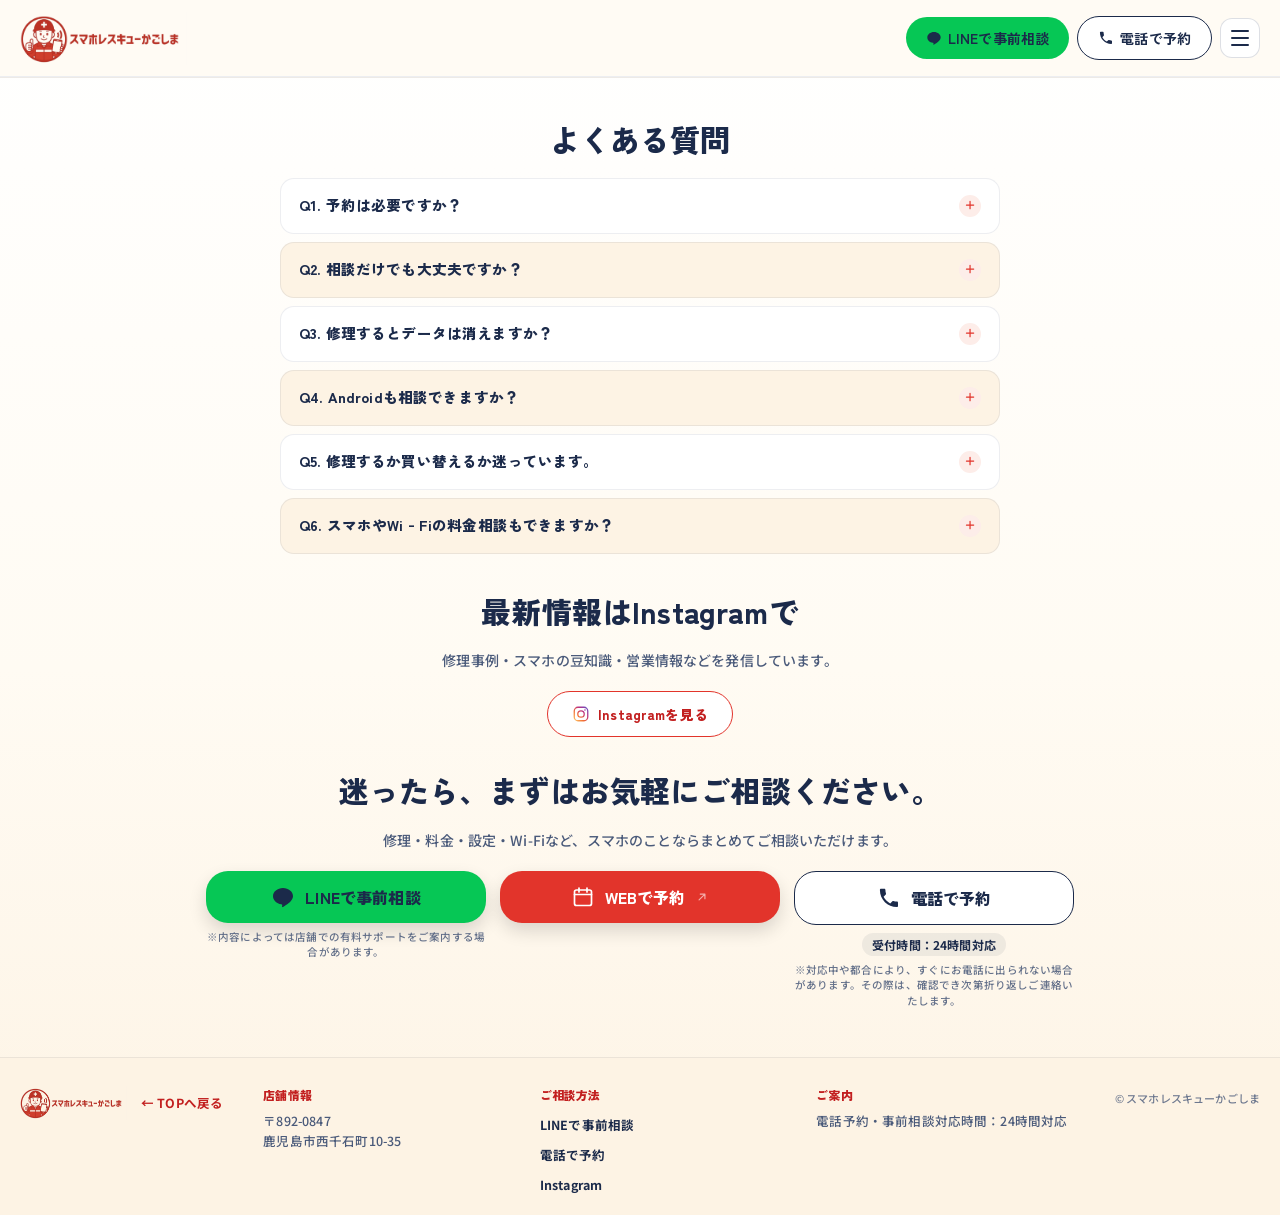
<file: faq.html>
<!DOCTYPE html>
<html lang="ja">
<head>
<meta charset="UTF-8">
<meta name="viewport" content="width=device-width, initial-scale=1.0">
<!-- Google tag (gtag.js) -->
<script async src="https://www.googletagmanager.com/gtag/js?id=G-GHH91R5YX4"></script>
<script>
  window.dataLayer = window.dataLayer || [];
  function gtag(){dataLayer.push(arguments);}
  gtag('js', new Date());

  gtag('config', 'G-GHH91R5YX4');
</script>
<title>よくある質問｜スマホレスキューかごしま</title>
<meta name="description" content="予約の要否やデータの心配、Androidの対応可否など、よくあるご質問にお答えします。鹿児島市のスマホ相談窓口「スマホレスキューかごしま」。">
<meta property="og:type" content="website">
<meta property="og:site_name" content="スマホレスキューかごしま">
<meta property="og:locale" content="ja_JP">
<meta property="og:url" content="https://sumaho-rescue-kagoshima.com/faq.html">
<link rel="canonical" href="https://sumaho-rescue-kagoshima.com/faq.html">
<meta property="og:title" content="よくある質問｜スマホレスキューかごしま">
<meta property="og:description" content="予約の要否やデータの心配、Androidの対応可否など、よくあるご質問にお答えします。鹿児島市のスマホ相談窓口「スマホレスキューかごしま」。">
<meta property="og:image" content="https://sumaho-rescue-kagoshima.com/assets/ogp-image.jpg">
<meta property="og:image:width" content="1200">
<meta property="og:image:height" content="630">
<meta name="twitter:card" content="summary_large_image">
<meta name="twitter:title" content="よくある質問｜スマホレスキューかごしま">
<meta name="twitter:description" content="予約の要否やデータの心配、Androidの対応可否など、よくあるご質問にお答えします。鹿児島市のスマホ相談窓口「スマホレスキューかごしま」。">
<meta name="twitter:image" content="https://sumaho-rescue-kagoshima.com/assets/ogp-image.jpg">
<script type="application/ld+json">
{
  "@context": "https://schema.org",
  "@type": "LocalBusiness",
  "name": "スマホレスキューかごしま",
  "image": "https://sumaho-rescue-kagoshima.com/assets/logo.png",
  "telephone": "+81 70-9006-3399",
  "priceRange": "¥",
  "address": {
    "@type": "PostalAddress",
    "streetAddress": "西千石町10-35",
    "addressLocality": "鹿児島市",
    "addressRegion": "鹿児島県",
    "postalCode": "892-0847",
    "addressCountry": "JP"
  },
  "openingHoursSpecification": [
    { "@type": "OpeningHoursSpecification", "dayOfWeek": "Tuesday", "opens": "12:00", "closes": "15:00" },
    { "@type": "OpeningHoursSpecification", "dayOfWeek": ["Wednesday", "Thursday", "Friday"], "opens": "12:00", "closes": "18:00" },
    { "@type": "OpeningHoursSpecification", "dayOfWeek": "Saturday", "opens": "11:00", "closes": "17:00" }
  ],
  "url": "https://sumaho-rescue-kagoshima.com/faq.html"
}
</script>
<link rel="icon" href="favicon.ico" sizes="any">
<link rel="icon" type="image/png" sizes="32x32" href="assets/favicon-32x32.png">
<link rel="icon" type="image/png" sizes="16x16" href="assets/favicon-16x16.png">
<link rel="apple-touch-icon" href="assets/apple-touch-icon.png">
<link rel="preconnect" href="https://fonts.googleapis.com">
<link rel="preconnect" href="https://fonts.gstatic.com" crossorigin>
<link href="https://fonts.googleapis.com/css2?family=Zen+Kaku+Gothic+New:wght@500;700;900&family=Noto+Sans+JP:wght@400;500;700&display=swap" rel="stylesheet">
<link rel="stylesheet" href="css/style.css">
<link rel="stylesheet" href="css/faq.css">
</head>
<body>

<header class="site-header">
  <div class="container header-inner">
    <a href="index.html" class="brand" aria-label="スマホレスキューかごしま トップへ">
      <img class="brand-logo" src="assets/logo.png" alt="スマホレスキューかごしま">
    </a>

    <div class="header-actions">
      <a class="btn-header is-line" href="https://lin.ee/Uz1YoakM" target="_blank" rel="noopener" aria-label="LINEで事前相談">
        <svg class="btn-header-icon" viewBox="0 0 24 24" fill="none" aria-hidden="true"><path d="M12 3C6.48 3 2 6.69 2 11.2c0 4 3.53 7.36 8.31 8.02.32.07.76.21.87.49.1.25.06.65.03.9l-.14.9c-.04.25-.2.98.86.53s5.69-3.35 7.76-5.74C21.02 14.5 22 12.95 22 11.2 22 6.69 17.52 3 12 3Z" fill="currentColor"/></svg>
        <span>LINEで事前相談</span>
      </a>
      <a class="btn-header is-tel" href="tel:07090063399" aria-label="電話で予約">
        <svg class="btn-header-icon" viewBox="0 0 24 24" fill="none" aria-hidden="true"><path d="M6.6 10.8c1.4 2.8 3.8 5.2 6.6 6.6l2.2-2.2c.3-.3.7-.4 1-.2 1.1.4 2.3.6 3.5.6.6 0 1.1.5 1.1 1.1V20c0 .6-.5 1.1-1.1 1.1C10.6 21.1 2.9 13.4 2.9 3.9 2.9 3.3 3.4 2.8 4 2.8h3.3c.6 0 1.1.5 1.1 1.1 0 1.2.2 2.4.6 3.5.1.4 0 .8-.2 1L6.6 10.8Z" fill="currentColor"/></svg>
        <span>電話で予約</span>
      </a>
      <button class="hamburger" type="button" aria-label="メニューを開く" aria-expanded="false">
        <span></span><span></span><span></span>
      </button>
    </div>
  </div>

  <nav class="mobile-menu" aria-label="モバイルメニュー">
    <div class="mobile-menu-inner">
      <a class="btn-header is-line" href="https://lin.ee/Uz1YoakM" target="_blank" rel="noopener">
        <svg class="btn-header-icon" viewBox="0 0 24 24" fill="none" aria-hidden="true"><path d="M12 3C6.48 3 2 6.69 2 11.2c0 4 3.53 7.36 8.31 8.02.32.07.76.21.87.49.1.25.06.65.03.9l-.14.9c-.04.25-.2.98.86.53s5.69-3.35 7.76-5.74C21.02 14.5 22 12.95 22 11.2 22 6.69 17.52 3 12 3Z" fill="currentColor"/></svg>
        <span>LINEで事前相談</span>
      </a>
      <a class="btn-header is-web" href="https://calendar.app.google/Z8XRNBMJLuV36Su36" target="_blank" rel="noopener">
        <svg class="btn-header-icon" viewBox="0 0 24 24" fill="none" aria-hidden="true"><rect x="3.5" y="5" width="17" height="15.5" rx="2" stroke="currentColor" stroke-width="1.7"/><path d="M3.5 9.5h17M8 3v4M16 3v4" stroke="currentColor" stroke-width="1.7" stroke-linecap="round"/></svg>
        <span>WEBで予約</span>
      </a>
      <a class="btn-header is-tel" href="tel:07090063399">
        <svg class="btn-header-icon" viewBox="0 0 24 24" fill="none" aria-hidden="true"><path d="M6.6 10.8c1.4 2.8 3.8 5.2 6.6 6.6l2.2-2.2c.3-.3.7-.4 1-.2 1.1.4 2.3.6 3.5.6.6 0 1.1.5 1.1 1.1V20c0 .6-.5 1.1-1.1 1.1C10.6 21.1 2.9 13.4 2.9 3.9 2.9 3.3 3.4 2.8 4 2.8h3.3c.6 0 1.1.5 1.1 1.1 0 1.2.2 2.4.6 3.5.1.4 0 .8-.2 1L6.6 10.8Z" fill="currentColor"/></svg>
        <span>電話で予約</span>
      </a>
    </div>
  </nav>
</header>

<main>
  <section class="faq-section" aria-label="よくある質問">
    <div class="container">
      <h1 class="section-title">よくある質問</h1>

      <div class="faq-list">
        <details class="faq-item">
          <summary>
            <span>Q1. 予約は必要ですか？</span>
            <span class="faq-icon" aria-hidden="true">
              <svg viewBox="0 0 20 20" fill="none"><path d="M10 4v12M4 10h12" stroke="currentColor" stroke-width="2" stroke-linecap="round"/></svg>
            </span>
          </summary>
          <p>ご予約優先です。空きがあれば当日対応できる場合もありますが、事前のご連絡がおすすめです。</p>
        </details>

        <details class="faq-item">
          <summary>
            <span>Q2. 相談だけでも大丈夫ですか？</span>
            <span class="faq-icon" aria-hidden="true">
              <svg viewBox="0 0 20 20" fill="none"><path d="M10 4v12M4 10h12" stroke="currentColor" stroke-width="2" stroke-linecap="round"/></svg>
            </span>
          </summary>
          <p>はい、大丈夫です。修理・料金・設定・回線など、まずは今の状況をご相談ください。</p>
        </details>

        <details class="faq-item">
          <summary>
            <span>Q3. 修理するとデータは消えますか？</span>
            <span class="faq-icon" aria-hidden="true">
              <svg viewBox="0 0 20 20" fill="none"><path d="M10 4v12M4 10h12" stroke="currentColor" stroke-width="2" stroke-linecap="round"/></svg>
            </span>
          </summary>
          <p>症状や修理内容によって異なります。データを大切にしながら対応しますが、事前に状態を確認してご案内します。</p>
        </details>

        <details class="faq-item">
          <summary>
            <span>Q4. Androidも相談できますか？</span>
            <span class="faq-icon" aria-hidden="true">
              <svg viewBox="0 0 20 20" fill="none"><path d="M10 4v12M4 10h12" stroke="currentColor" stroke-width="2" stroke-linecap="round"/></svg>
            </span>
          </summary>
          <p>はい、Androidもご相談可能です。機種や症状によって対応内容が異なるため、まずはお気軽にご相談ください。</p>
        </details>

        <details class="faq-item">
          <summary>
            <span>Q5. 修理するか買い替えるか迷っています。</span>
            <span class="faq-icon" aria-hidden="true">
              <svg viewBox="0 0 20 20" fill="none"><path d="M10 4v12M4 10h12" stroke="currentColor" stroke-width="2" stroke-linecap="round"/></svg>
            </span>
          </summary>
          <p>その段階でも大丈夫です。状態やご希望を確認しながら、合う方法を一緒に考えます。</p>
        </details>

        <details class="faq-item">
          <summary>
            <span>Q6. スマホやWi‑Fiの料金相談もできますか？</span>
            <span class="faq-icon" aria-hidden="true">
              <svg viewBox="0 0 20 20" fill="none"><path d="M10 4v12M4 10h12" stroke="currentColor" stroke-width="2" stroke-linecap="round"/></svg>
            </span>
          </summary>
          <p>はい、可能です。料金プランや回線、Wi‑Fiのご相談にも対応しています。</p>
        </details>
      </div>
    </div>
  </section>

  <section class="insta-section" aria-label="最新情報はInstagramで">
    <div class="container">
      <h2 class="section-title">最新情報は<br class="card-break">Instagramで</h2>
      <p class="insta-desc">修理事例・スマホの豆知識・<br class="card-break">営業情報などを発信しています。</p>

      <a class="btn-insta" href="https://www.instagram.com/sumaho.rescue_kagoshima?igsi=YWV0YnBmMm1xNmZ6&utm_source=qr" target="_blank" rel="noopener">
        <svg viewBox="0 0 24 24" fill="none" aria-hidden="true">
          <defs>
            <linearGradient id="instaGradientTop" x1="2" y1="22" x2="22" y2="2" gradientUnits="userSpaceOnUse">
              <stop offset="0" stop-color="#FED576"/>
              <stop offset="0.35" stop-color="#F47133"/>
              <stop offset="0.65" stop-color="#BC3081"/>
              <stop offset="1" stop-color="#4F5BD5"/>
            </linearGradient>
          </defs>
          <rect x="3" y="3" width="18" height="18" rx="5" stroke="url(#instaGradientTop)" stroke-width="1.7"/>
          <circle cx="12" cy="12" r="4.3" stroke="url(#instaGradientTop)" stroke-width="1.7"/>
          <circle cx="17.3" cy="6.7" r="1.1" fill="url(#instaGradientTop)"/>
        </svg>
        Instagramを見る
      </a>
    </div>
  </section>

  <section class="final-cta-section" aria-label="最終CTA">
    <div class="container">
      <h2 class="section-title">迷ったら、まずは<br class="card-break">お気軽にご相談ください。</h2>
      <p class="final-cta-desc">修理・料金・設定・Wi‑Fiなど、スマホのことならまとめてご相談いただけます。</p>

      <div class="final-cta-list">
        <div class="final-cta-item">
          <a class="btn-cta is-line" href="https://lin.ee/Uz1YoakM" target="_blank" rel="noopener">
            <svg class="cta-icon" viewBox="0 0 24 24" fill="none" aria-hidden="true"><path d="M12 3C6.48 3 2 6.69 2 11.2c0 4 3.53 7.36 8.31 8.02.32.07.76.21.87.49.1.25.06.65.03.9l-.14.9c-.04.25-.2.98.86.53s5.69-3.35 7.76-5.74C21.02 14.5 22 12.95 22 11.2 22 6.69 17.52 3 12 3Z" fill="currentColor"/></svg>
            LINEで事前相談
          </a>
          <small class="final-cta-note">※内容によっては店舗での有料サポートをご案内する場合があります。</small>
        </div>

        <div class="final-cta-item">
          <a class="btn-cta is-web" href="https://calendar.app.google/Z8XRNBMJLuV36Su36" target="_blank" rel="noopener">
            <svg class="cta-icon" viewBox="0 0 24 24" fill="none" aria-hidden="true"><rect x="3.5" y="5" width="17" height="15.5" rx="2" stroke="currentColor" stroke-width="1.7"/><path d="M3.5 9.5h17M8 3v4M16 3v4" stroke="currentColor" stroke-width="1.7" stroke-linecap="round"/></svg>
            WEBで予約
            <svg class="cta-external-icon" viewBox="0 0 24 24" fill="none" aria-hidden="true"><path d="M7 17 17 7M9 7h8v8" stroke="currentColor" stroke-width="2" stroke-linecap="round" stroke-linejoin="round"/></svg>
          </a>
        </div>

        <div class="final-cta-item">
          <a class="btn-cta is-tel" href="tel:07090063399">
            <svg class="cta-icon" viewBox="0 0 24 24" fill="none" aria-hidden="true"><path d="M6.6 10.8c1.4 2.8 3.8 5.2 6.6 6.6l2.2-2.2c.3-.3.7-.4 1-.2 1.1.4 2.3.6 3.5.6.6 0 1.1.5 1.1 1.1V20c0 .6-.5 1.1-1.1 1.1C10.6 21.1 2.9 13.4 2.9 3.9 2.9 3.3 3.4 2.8 4 2.8h3.3c.6 0 1.1.5 1.1 1.1 0 1.2.2 2.4.6 3.5.1.4 0 .8-.2 1L6.6 10.8Z" fill="currentColor"/></svg>
            電話で予約
          </a>
          <span class="final-cta-hours">受付時間：24時間対応</span>
          <small class="final-cta-note">※対応中や都合により、すぐにお電話に出られない場合があります。その際は、確認でき次第折り返しご連絡いたします。</small>
        </div>
      </div>
    </div>
  </section>
</main>

<footer class="site-footer">
  <div class="container footer-inner">
    <div class="footer-brand">
      <a href="index.html">
        <img class="footer-logo" src="assets/logo.png" loading="lazy" alt="スマホレスキューかごしま">
      </a>
      <a class="footer-top-link" href="index.html">← TOPへ戻る</a>
    </div>

    <div class="footer-cols">
      <div class="footer-col">
        <h3>店舗情報</h3>
        <p>〒892-0847<br>鹿児島市西千石町10-35</p>
      </div>

      <div class="footer-col">
        <h3>ご相談方法</h3>
        <ul>
          <li><a href="https://lin.ee/Uz1YoakM" target="_blank" rel="noopener">LINEで事前相談</a></li>
          <li><a href="tel:07090063399">電話で予約</a></li>
          <li><a href="https://www.instagram.com/sumaho.rescue_kagoshima?igsi=YWV0YnBmMm1xNmZ6&utm_source=qr" target="_blank" rel="noopener">Instagram</a></li>
        </ul>
      </div>

      <div class="footer-col">
        <h3>ご案内</h3>
        <p>電話予約・事前相談対応時間：24時間対応</p>
      </div>
    </div>

    <p class="footer-copy">&copy; スマホレスキューかごしま</p>
  </div>
</footer>

<script src="js/main.js"></script>
</body>
</html>
</file>
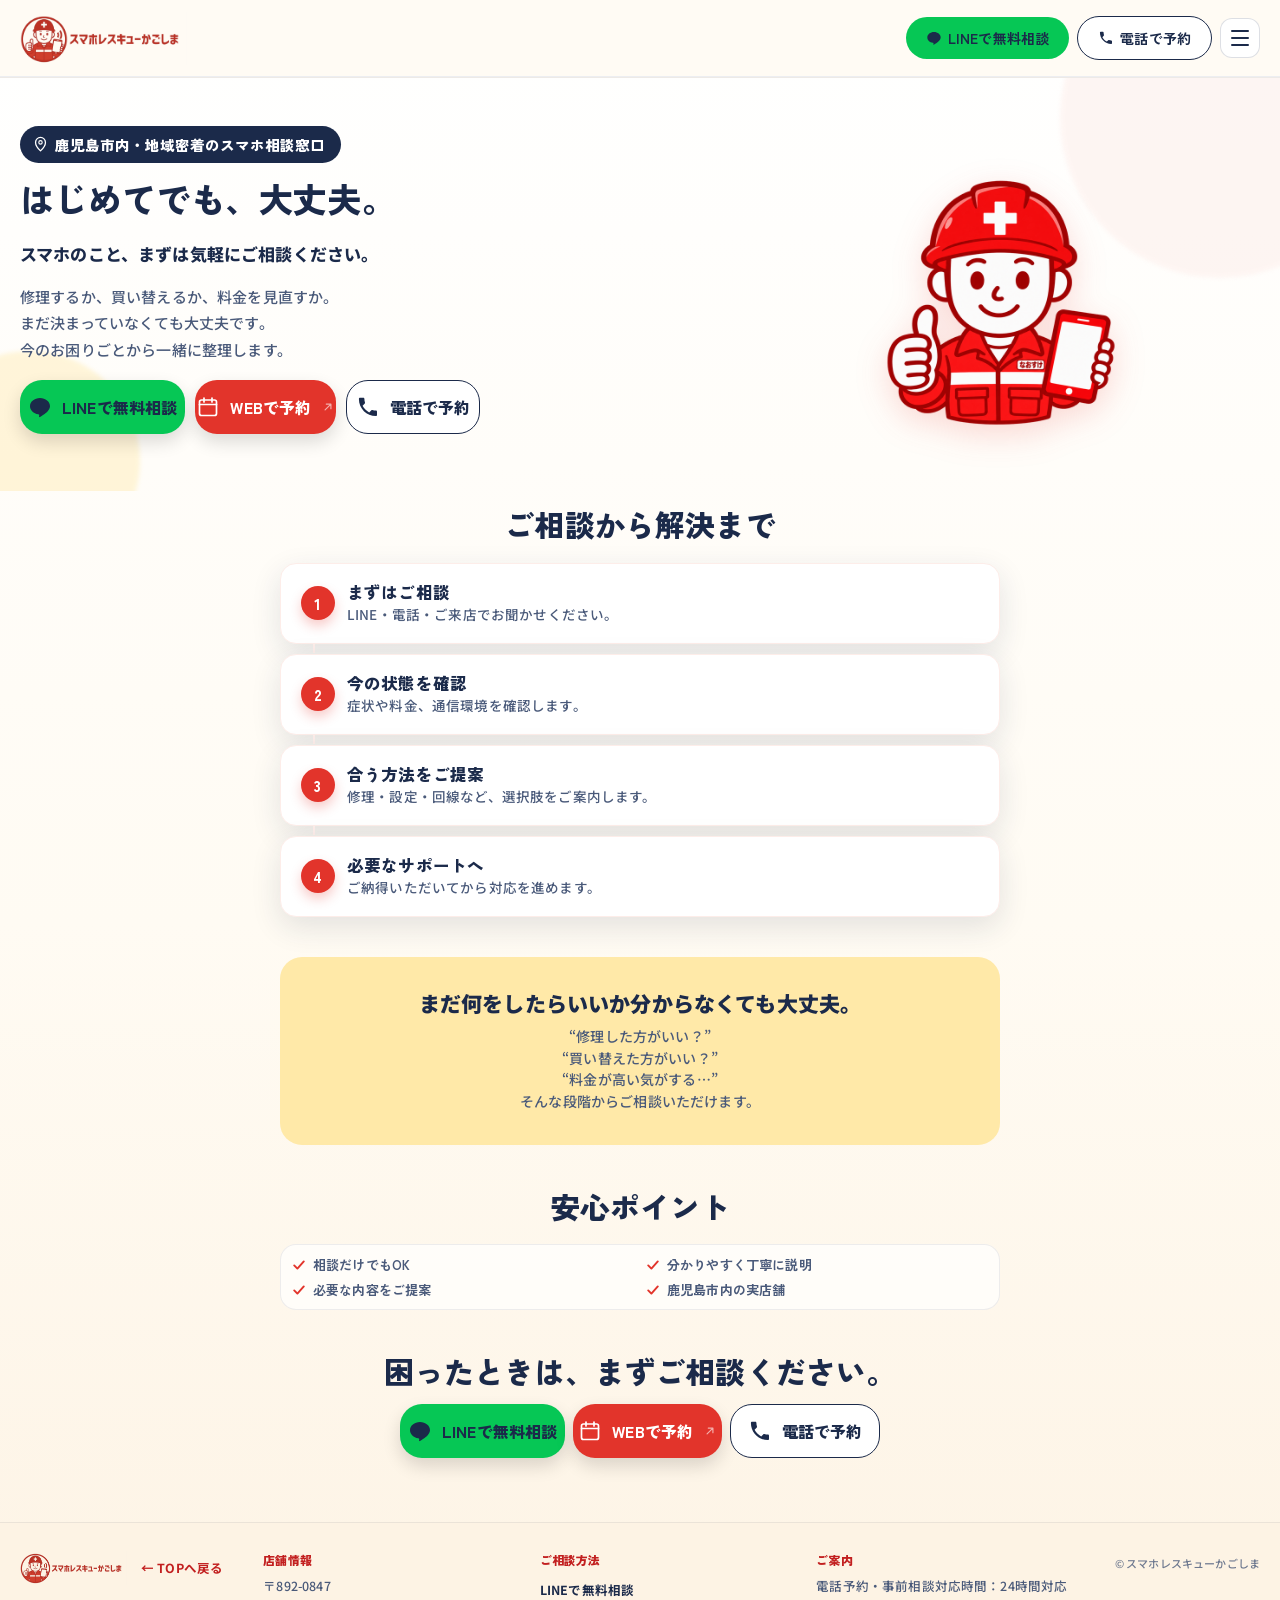
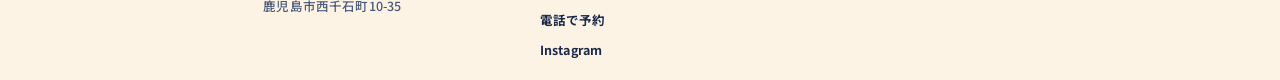
<file: first-visit.html>
<!DOCTYPE html>
<html lang="ja">
<head>
<meta charset="UTF-8">
<meta name="viewport" content="width=device-width, initial-scale=1.0">
<!-- Google tag (gtag.js) -->
<script async src="https://www.googletagmanager.com/gtag/js?id=G-GHH91R5YX4"></script>
<script>
  window.dataLayer = window.dataLayer || [];
  function gtag(){dataLayer.push(arguments);}
  gtag('js', new Date());

  gtag('config', 'G-GHH91R5YX4');
</script>
<title>初めての方へ｜ご相談・来店の流れ｜スマホレスキューかごしま</title>
<meta name="description" content="はじめてでも、大丈夫。スマホのことをまずは気軽にご相談ください。鹿児島市の「スマホレスキューかごしま」でのご相談から解決までの流れをご案内します。">
<meta property="og:type" content="website">
<meta property="og:site_name" content="スマホレスキューかごしま">
<meta property="og:locale" content="ja_JP">
<meta property="og:url" content="https://sumaho-rescue-kagoshima.com/first-visit.html">
<link rel="canonical" href="https://sumaho-rescue-kagoshima.com/first-visit.html">
<meta property="og:title" content="初めての方へ｜ご相談・来店の流れ｜スマホレスキューかごしま">
<meta property="og:description" content="はじめてでも、大丈夫。スマホのことをまずは気軽にご相談ください。鹿児島市の「スマホレスキューかごしま」でのご相談から解決までの流れをご案内します。">
<meta property="og:image" content="https://sumaho-rescue-kagoshima.com/assets/ogp-image.jpg">
<meta property="og:image:width" content="1200">
<meta property="og:image:height" content="630">
<meta name="twitter:card" content="summary_large_image">
<meta name="twitter:title" content="初めての方へ｜ご相談・来店の流れ｜スマホレスキューかごしま">
<meta name="twitter:description" content="はじめてでも、大丈夫。スマホのことをまずは気軽にご相談ください。鹿児島市の「スマホレスキューかごしま」でのご相談から解決までの流れをご案内します。">
<meta name="twitter:image" content="https://sumaho-rescue-kagoshima.com/assets/ogp-image.jpg">
<script type="application/ld+json">
{
  "@context": "https://schema.org",
  "@type": "LocalBusiness",
  "name": "スマホレスキューかごしま",
  "image": "https://sumaho-rescue-kagoshima.com/assets/logo.png",
  "telephone": "+81 70-9006-3399",
  "priceRange": "¥",
  "address": {
    "@type": "PostalAddress",
    "streetAddress": "西千石町10-35",
    "addressLocality": "鹿児島市",
    "addressRegion": "鹿児島県",
    "postalCode": "892-0847",
    "addressCountry": "JP"
  },
  "openingHoursSpecification": [
    { "@type": "OpeningHoursSpecification", "dayOfWeek": "Tuesday", "opens": "12:00", "closes": "15:00" },
    { "@type": "OpeningHoursSpecification", "dayOfWeek": ["Wednesday", "Thursday", "Friday"], "opens": "12:00", "closes": "18:00" },
    { "@type": "OpeningHoursSpecification", "dayOfWeek": "Saturday", "opens": "11:00", "closes": "17:00" }
  ],
  "url": "https://sumaho-rescue-kagoshima.com/first-visit.html"
}
</script>
<link rel="icon" href="favicon.ico" sizes="any">
<link rel="icon" type="image/png" sizes="32x32" href="assets/favicon-32x32.png">
<link rel="icon" type="image/png" sizes="16x16" href="assets/favicon-16x16.png">
<link rel="apple-touch-icon" href="assets/apple-touch-icon.png">
<link rel="preconnect" href="https://fonts.googleapis.com">
<link rel="preconnect" href="https://fonts.gstatic.com" crossorigin>
<link href="https://fonts.googleapis.com/css2?family=Zen+Kaku+Gothic+New:wght@500;700;900&family=Noto+Sans+JP:wght@400;500;700&display=swap" rel="stylesheet">
<link rel="stylesheet" href="css/style.css">
<link rel="stylesheet" href="css/first-visit.css">
</head>
<body>

<header class="site-header">
  <div class="container header-inner">
    <a href="index.html" class="brand" aria-label="スマホレスキューかごしま トップへ">
      <img class="brand-logo" src="assets/logo.png" alt="スマホレスキューかごしま">
    </a>

    <div class="header-actions">
      <a class="btn-header is-line" href="https://lin.ee/Uz1YoakM" target="_blank" rel="noopener" aria-label="LINEで無料相談">
        <svg class="btn-header-icon" viewBox="0 0 24 24" fill="none" aria-hidden="true"><path d="M12 3C6.48 3 2 6.69 2 11.2c0 4 3.53 7.36 8.31 8.02.32.07.76.21.87.49.1.25.06.65.03.9l-.14.9c-.04.25-.2.98.86.53s5.69-3.35 7.76-5.74C21.02 14.5 22 12.95 22 11.2 22 6.69 17.52 3 12 3Z" fill="currentColor"/></svg>
        <span>LINEで無料相談</span>
      </a>
      <a class="btn-header is-tel" href="tel:07090063399" aria-label="電話で予約">
        <svg class="btn-header-icon" viewBox="0 0 24 24" fill="none" aria-hidden="true"><path d="M6.6 10.8c1.4 2.8 3.8 5.2 6.6 6.6l2.2-2.2c.3-.3.7-.4 1-.2 1.1.4 2.3.6 3.5.6.6 0 1.1.5 1.1 1.1V20c0 .6-.5 1.1-1.1 1.1C10.6 21.1 2.9 13.4 2.9 3.9 2.9 3.3 3.4 2.8 4 2.8h3.3c.6 0 1.1.5 1.1 1.1 0 1.2.2 2.4.6 3.5.1.4 0 .8-.2 1L6.6 10.8Z" fill="currentColor"/></svg>
        <span>電話で予約</span>
      </a>
      <button class="hamburger" type="button" aria-label="メニューを開く" aria-expanded="false">
        <span></span><span></span><span></span>
      </button>
    </div>
  </div>

  <nav class="mobile-menu" aria-label="モバイルメニュー">
    <div class="mobile-menu-inner">
      <a class="btn-header is-line" href="https://lin.ee/Uz1YoakM" target="_blank" rel="noopener">
        <svg class="btn-header-icon" viewBox="0 0 24 24" fill="none" aria-hidden="true"><path d="M12 3C6.48 3 2 6.69 2 11.2c0 4 3.53 7.36 8.31 8.02.32.07.76.21.87.49.1.25.06.65.03.9l-.14.9c-.04.25-.2.98.86.53s5.69-3.35 7.76-5.74C21.02 14.5 22 12.95 22 11.2 22 6.69 17.52 3 12 3Z" fill="currentColor"/></svg>
        <span>LINEで無料相談</span>
      </a>
      <a class="btn-header is-web" href="https://calendar.app.google/Z8XRNBMJLuV36Su36" target="_blank" rel="noopener">
        <svg class="btn-header-icon" viewBox="0 0 24 24" fill="none" aria-hidden="true"><rect x="3.5" y="5" width="17" height="15.5" rx="2" stroke="currentColor" stroke-width="1.7"/><path d="M3.5 9.5h17M8 3v4M16 3v4" stroke="currentColor" stroke-width="1.7" stroke-linecap="round"/></svg>
        <span>WEBで予約</span>
      </a>
      <a class="btn-header is-tel" href="tel:07090063399">
        <svg class="btn-header-icon" viewBox="0 0 24 24" fill="none" aria-hidden="true"><path d="M6.6 10.8c1.4 2.8 3.8 5.2 6.6 6.6l2.2-2.2c.3-.3.7-.4 1-.2 1.1.4 2.3.6 3.5.6.6 0 1.1.5 1.1 1.1V20c0 .6-.5 1.1-1.1 1.1C10.6 21.1 2.9 13.4 2.9 3.9 2.9 3.3 3.4 2.8 4 2.8h3.3c.6 0 1.1.5 1.1 1.1 0 1.2.2 2.4.6 3.5.1.4 0 .8-.2 1L6.6 10.8Z" fill="currentColor"/></svg>
        <span>電話で予約</span>
      </a>
    </div>
  </nav>
</header>

<main>
  <section class="fv-hero" aria-label="初めての方へ メインビジュアル">
    <div class="hero-blob blob-1" aria-hidden="true"></div>
    <div class="hero-blob blob-2" aria-hidden="true"></div>

    <div class="container detail-hero-badge">
      <p class="hero-local-badge">
        <svg viewBox="0 0 24 24" fill="none" aria-hidden="true"><path d="M12 21s7-6.8 7-12a7 7 0 0 0-14 0c0 5.2 7 12 7 12z" stroke="currentColor" stroke-width="1.8" stroke-linejoin="round"/><circle cx="12" cy="9" r="2.4" stroke="currentColor" stroke-width="1.6"/></svg>
        鹿児島市内・地域密着のスマホ相談窓口
      </p>
    </div>

    <div class="container fv-hero-inner">
      <h1 class="fv-title">はじめてでも、大丈夫。</h1>

      <div class="fv-figure">
        <img src="assets/naosuke-hero.png" alt="スマホレスキューかごしまの公式キャラクター なおすけ。赤いヘルメットに白い十字、赤い作業服姿で、片手で親指を立て、もう片方の手にスマートフォンを持っている。">
      </div>

      <p class="fv-subhead">スマホのこと、まずは気軽にご相談ください。</p>

      <p class="fv-desc">
        修理するか、買い替えるか、料金を見直すか。<br class="br-mobile">
        まだ決まっていなくても大丈夫です。<br class="br-mobile">
        今のお困りごとから一緒に整理します。
      </p>

      <div class="hero-ctas">
        <a class="btn-cta is-line" href="https://lin.ee/Uz1YoakM" target="_blank" rel="noopener">
          <svg class="cta-icon" viewBox="0 0 24 24" fill="none" aria-hidden="true"><path d="M12 3C6.48 3 2 6.69 2 11.2c0 4 3.53 7.36 8.31 8.02.32.07.76.21.87.49.1.25.06.65.03.9l-.14.9c-.04.25-.2.98.86.53s5.69-3.35 7.76-5.74C21.02 14.5 22 12.95 22 11.2 22 6.69 17.52 3 12 3Z" fill="currentColor"/></svg>
          LINEで無料相談
        </a>
        <a class="btn-cta is-web" href="https://calendar.app.google/Z8XRNBMJLuV36Su36" target="_blank" rel="noopener">
          <svg class="cta-icon" viewBox="0 0 24 24" fill="none" aria-hidden="true"><rect x="3.5" y="5" width="17" height="15.5" rx="2" stroke="currentColor" stroke-width="1.7"/><path d="M3.5 9.5h17M8 3v4M16 3v4" stroke="currentColor" stroke-width="1.7" stroke-linecap="round"/></svg>
          WEBで予約
          <svg class="cta-external-icon" viewBox="0 0 24 24" fill="none" aria-hidden="true"><path d="M7 17 17 7M9 7h8v8" stroke="currentColor" stroke-width="2" stroke-linecap="round" stroke-linejoin="round"/></svg>
        </a>
        <a class="btn-cta is-tel" href="tel:07090063399">
          <svg class="cta-icon" viewBox="0 0 24 24" fill="none" aria-hidden="true"><path d="M6.6 10.8c1.4 2.8 3.8 5.2 6.6 6.6l2.2-2.2c.3-.3.7-.4 1-.2 1.1.4 2.3.6 3.5.6.6 0 1.1.5 1.1 1.1V20c0 .6-.5 1.1-1.1 1.1C10.6 21.1 2.9 13.4 2.9 3.9 2.9 3.3 3.4 2.8 4 2.8h3.3c.6 0 1.1.5 1.1 1.1 0 1.2.2 2.4.6 3.5.1.4 0 .8-.2 1L6.6 10.8Z" fill="currentColor"/></svg>
          電話で予約
        </a>
      </div>
    </div>
  </section>

  <section class="fv-steps-section" aria-label="ご相談から解決まで">
    <div class="container">
      <h2 class="section-title">ご相談から解決まで</h2>

      <ol class="step-list">
        <li class="step-item">
          <span class="step-number">1</span>
          <div class="step-text">
            <h3>まずはご相談</h3>
            <p>LINE・電話・ご来店でお聞かせください。</p>
          </div>
        </li>
        <li class="step-item">
          <span class="step-number">2</span>
          <div class="step-text">
            <h3>今の状態を確認</h3>
            <p>症状や料金、通信環境を確認します。</p>
          </div>
        </li>
        <li class="step-item">
          <span class="step-number">3</span>
          <div class="step-text">
            <h3>合う方法をご提案</h3>
            <p>修理・設定・回線など、選択肢をご案内します。</p>
          </div>
        </li>
        <li class="step-item">
          <span class="step-number">4</span>
          <div class="step-text">
            <h3>必要なサポートへ</h3>
            <p>ご納得いただいてから対応を進めます。</p>
          </div>
        </li>
      </ol>
    </div>
  </section>

  <section class="fv-assure-section" aria-label="相談だけでもOK">
    <div class="container">
      <div class="fv-assure-box">
        <p class="fv-assure-main">
          まだ何をしたらいいか<br class="card-break">分からなくても大丈夫。
        </p>
        <p class="fv-assure-sub">
          “修理した方がいい？”<br>
          “買い替えた方がいい？”<br>
          “料金が高い気がする…”<br>
          そんな段階からご相談いただけます。
        </p>
      </div>
    </div>
  </section>

  <section class="fv-trust-section" aria-label="安心ポイント">
    <div class="container">
      <h2 class="section-title">安心ポイント</h2>

      <ul class="trust-list">
        <li><svg class="check" viewBox="0 0 20 20" fill="none" aria-hidden="true"><path d="M4 10.5l4 4 8-9" stroke="currentColor" stroke-width="2.4" stroke-linecap="round" stroke-linejoin="round"/></svg>相談だけでもOK</li>
        <li><svg class="check" viewBox="0 0 20 20" fill="none" aria-hidden="true"><path d="M4 10.5l4 4 8-9" stroke="currentColor" stroke-width="2.4" stroke-linecap="round" stroke-linejoin="round"/></svg>分かりやすく丁寧に説明</li>
        <li><svg class="check" viewBox="0 0 20 20" fill="none" aria-hidden="true"><path d="M4 10.5l4 4 8-9" stroke="currentColor" stroke-width="2.4" stroke-linecap="round" stroke-linejoin="round"/></svg>必要な内容をご提案</li>
        <li><svg class="check" viewBox="0 0 20 20" fill="none" aria-hidden="true"><path d="M4 10.5l4 4 8-9" stroke="currentColor" stroke-width="2.4" stroke-linecap="round" stroke-linejoin="round"/></svg>鹿児島市内の実店舗</li>
      </ul>
    </div>
  </section>

  <section class="fv-cta-section" aria-label="最後のCTA">
    <div class="container">
      <h2 class="section-title">困ったときは、<br class="card-break">まずご相談ください。</h2>

      <div class="hero-ctas fv-cta">
        <a class="btn-cta is-line" href="https://lin.ee/Uz1YoakM" target="_blank" rel="noopener">
          <svg class="cta-icon" viewBox="0 0 24 24" fill="none" aria-hidden="true"><path d="M12 3C6.48 3 2 6.69 2 11.2c0 4 3.53 7.36 8.31 8.02.32.07.76.21.87.49.1.25.06.65.03.9l-.14.9c-.04.25-.2.98.86.53s5.69-3.35 7.76-5.74C21.02 14.5 22 12.95 22 11.2 22 6.69 17.52 3 12 3Z" fill="currentColor"/></svg>
          LINEで無料相談
        </a>
        <a class="btn-cta is-web" href="https://calendar.app.google/Z8XRNBMJLuV36Su36" target="_blank" rel="noopener">
          <svg class="cta-icon" viewBox="0 0 24 24" fill="none" aria-hidden="true"><rect x="3.5" y="5" width="17" height="15.5" rx="2" stroke="currentColor" stroke-width="1.7"/><path d="M3.5 9.5h17M8 3v4M16 3v4" stroke="currentColor" stroke-width="1.7" stroke-linecap="round"/></svg>
          WEBで予約
          <svg class="cta-external-icon" viewBox="0 0 24 24" fill="none" aria-hidden="true"><path d="M7 17 17 7M9 7h8v8" stroke="currentColor" stroke-width="2" stroke-linecap="round" stroke-linejoin="round"/></svg>
        </a>
        <a class="btn-cta is-tel" href="tel:07090063399">
          <svg class="cta-icon" viewBox="0 0 24 24" fill="none" aria-hidden="true"><path d="M6.6 10.8c1.4 2.8 3.8 5.2 6.6 6.6l2.2-2.2c.3-.3.7-.4 1-.2 1.1.4 2.3.6 3.5.6.6 0 1.1.5 1.1 1.1V20c0 .6-.5 1.1-1.1 1.1C10.6 21.1 2.9 13.4 2.9 3.9 2.9 3.3 3.4 2.8 4 2.8h3.3c.6 0 1.1.5 1.1 1.1 0 1.2.2 2.4.6 3.5.1.4 0 .8-.2 1L6.6 10.8Z" fill="currentColor"/></svg>
          電話で予約
        </a>
      </div>
    </div>
  </section>
</main>

<footer class="site-footer">
  <div class="container footer-inner">
    <div class="footer-brand">
      <a href="index.html">
        <img class="footer-logo" src="assets/logo.png" loading="lazy" alt="スマホレスキューかごしま">
      </a>
      <a class="footer-top-link" href="index.html">← TOPへ戻る</a>
    </div>

    <div class="footer-cols">
      <div class="footer-col">
        <h3>店舗情報</h3>
        <p>〒892-0847<br>鹿児島市西千石町10-35</p>
      </div>

      <div class="footer-col">
        <h3>ご相談方法</h3>
        <ul>
          <li><a href="https://lin.ee/Uz1YoakM" target="_blank" rel="noopener">LINEで無料相談</a></li>
          <li><a href="tel:07090063399">電話で予約</a></li>
          <li><a href="https://www.instagram.com/sumaho.rescue_kagoshima?igsi=YWV0YnBmMm1xNmZ6&utm_source=qr" target="_blank" rel="noopener">Instagram</a></li>
        </ul>
      </div>

      <div class="footer-col">
        <h3>ご案内</h3>
        <p>電話予約・事前相談対応時間：24時間対応</p>
      </div>
    </div>

    <p class="footer-copy">&copy; スマホレスキューかごしま</p>
  </div>
</footer>

<script src="js/main.js"></script>
</body>
</html>
</file>
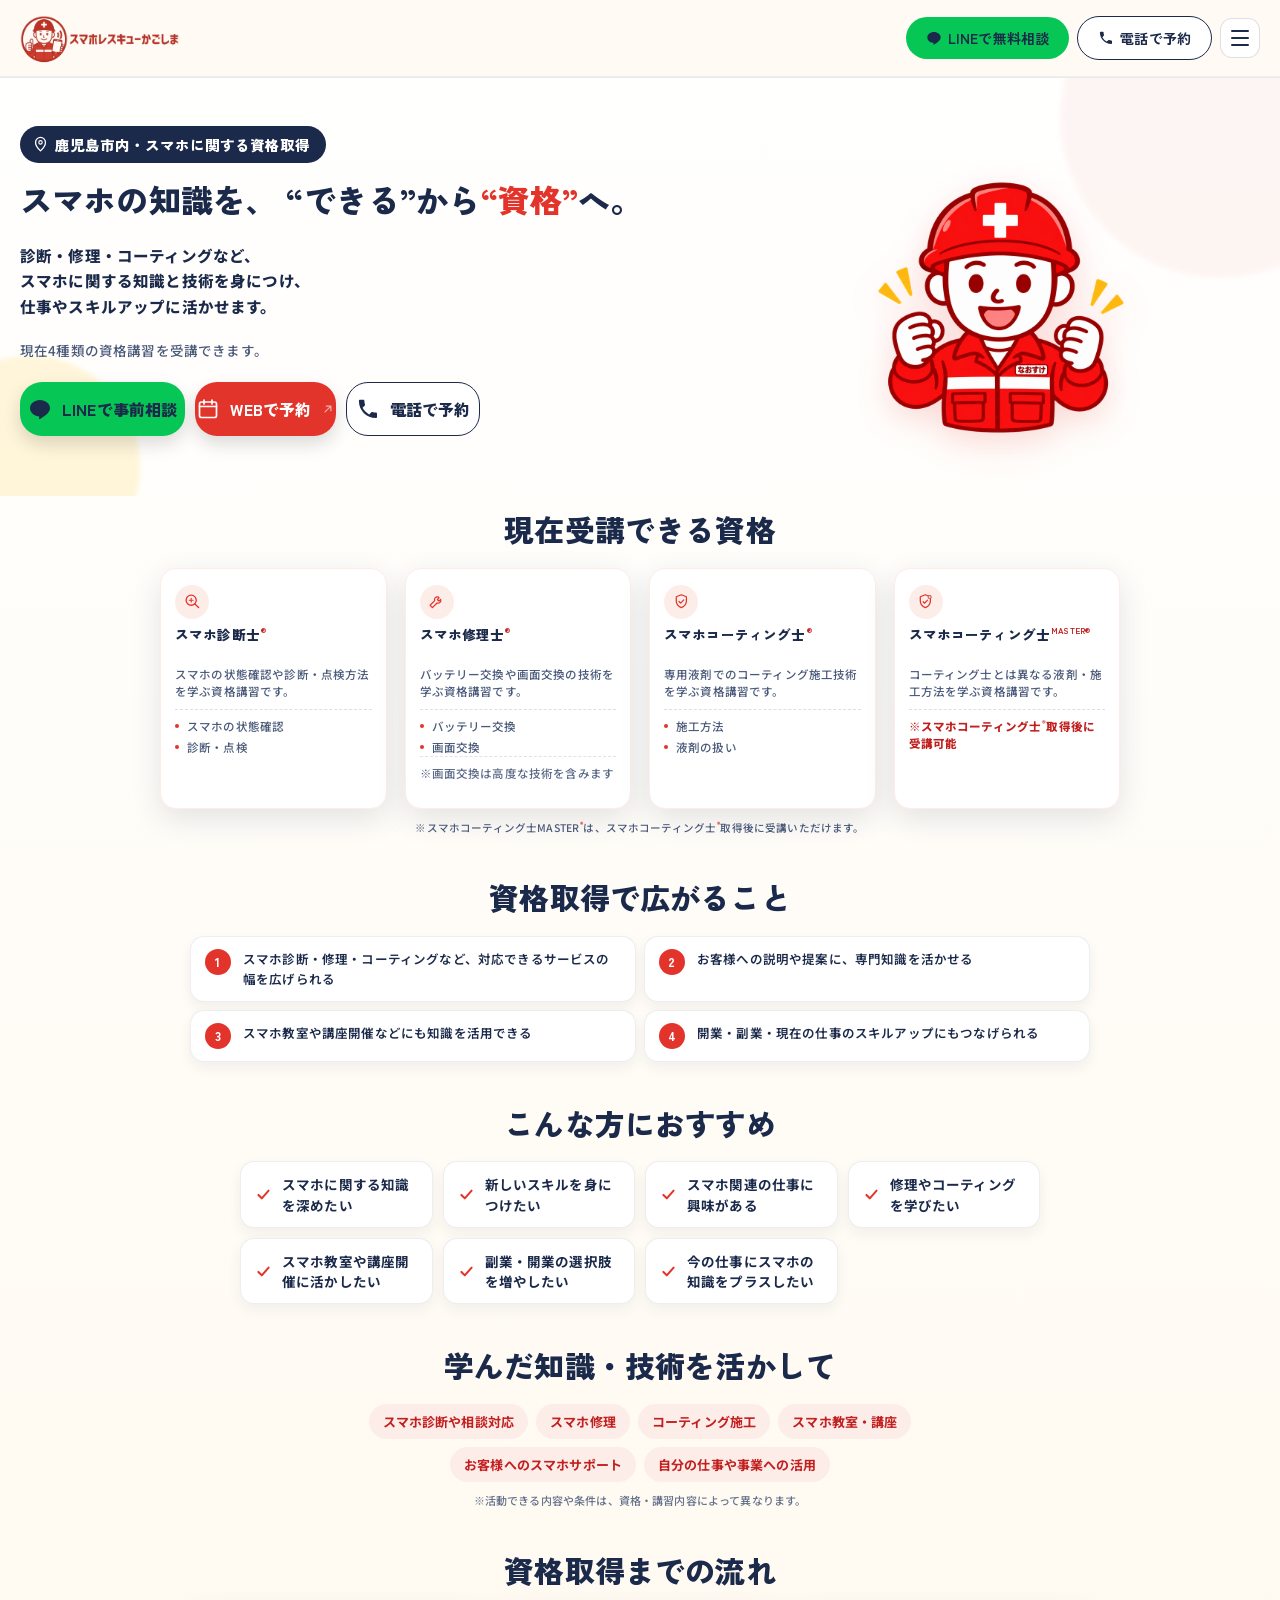
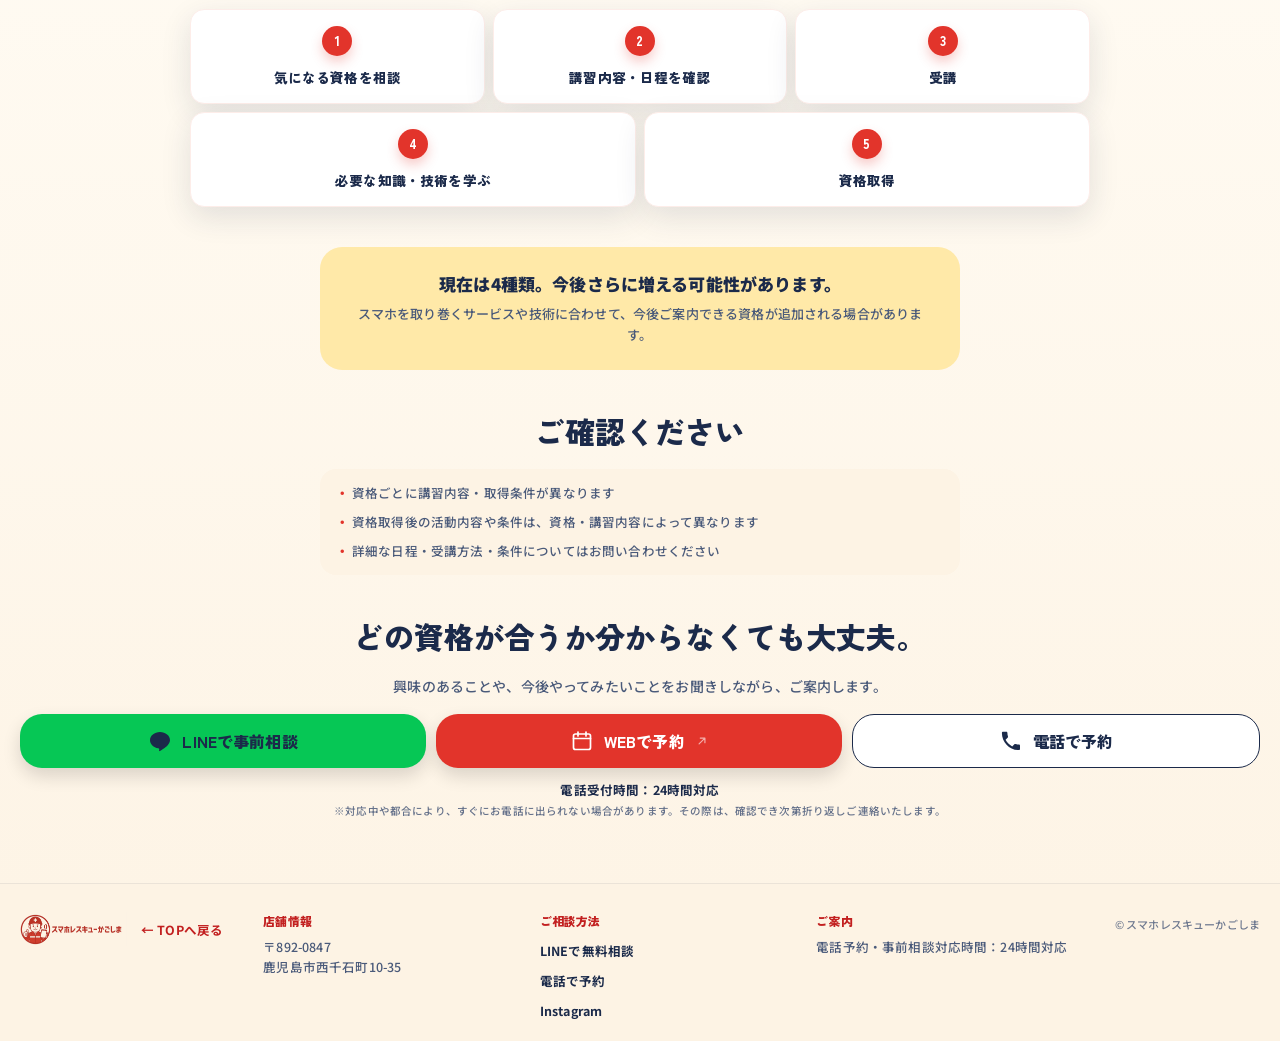
<file: license.html>
<!DOCTYPE html>
<html lang="ja">
<head>
<meta charset="UTF-8">
<meta name="viewport" content="width=device-width, initial-scale=1.0">
<!-- Google tag (gtag.js) -->
<script async src="https://www.googletagmanager.com/gtag/js?id=G-GHH91R5YX4"></script>
<script>
  window.dataLayer = window.dataLayer || [];
  function gtag(){dataLayer.push(arguments);}
  gtag('js', new Date());

  gtag('config', 'G-GHH91R5YX4');
</script>
<title>スマホの資格取得｜スマホレスキューかごしま</title>
<meta name="description" content="診断・修理・コーティングなど、スマホに関する知識と技術を「資格」として身につけられます。鹿児島市の「スマホレスキューかごしま」資格取得コース。">
<meta property="og:type" content="website">
<meta property="og:site_name" content="スマホレスキューかごしま">
<meta property="og:locale" content="ja_JP">
<meta property="og:url" content="https://sumaho-rescue-kagoshima.com/license.html">
<link rel="canonical" href="https://sumaho-rescue-kagoshima.com/license.html">
<meta property="og:title" content="スマホの資格取得｜スマホレスキューかごしま">
<meta property="og:description" content="診断・修理・コーティングなど、スマホに関する知識と技術を「資格」として身につけられます。鹿児島市の「スマホレスキューかごしま」資格取得コース。">
<meta property="og:image" content="https://sumaho-rescue-kagoshima.com/assets/ogp-image.jpg">
<meta property="og:image:width" content="1200">
<meta property="og:image:height" content="630">
<meta name="twitter:card" content="summary_large_image">
<meta name="twitter:title" content="スマホの資格取得｜スマホレスキューかごしま">
<meta name="twitter:description" content="診断・修理・コーティングなど、スマホに関する知識と技術を「資格」として身につけられます。鹿児島市の「スマホレスキューかごしま」資格取得コース。">
<meta name="twitter:image" content="https://sumaho-rescue-kagoshima.com/assets/ogp-image.jpg">
<script type="application/ld+json">
{
  "@context": "https://schema.org",
  "@type": "LocalBusiness",
  "name": "スマホレスキューかごしま",
  "image": "https://sumaho-rescue-kagoshima.com/assets/logo.png",
  "telephone": "+81 70-9006-3399",
  "priceRange": "¥",
  "address": {
    "@type": "PostalAddress",
    "streetAddress": "西千石町10-35",
    "addressLocality": "鹿児島市",
    "addressRegion": "鹿児島県",
    "postalCode": "892-0847",
    "addressCountry": "JP"
  },
  "openingHoursSpecification": [
    { "@type": "OpeningHoursSpecification", "dayOfWeek": "Tuesday", "opens": "12:00", "closes": "15:00" },
    { "@type": "OpeningHoursSpecification", "dayOfWeek": ["Wednesday", "Thursday", "Friday"], "opens": "12:00", "closes": "18:00" },
    { "@type": "OpeningHoursSpecification", "dayOfWeek": "Saturday", "opens": "11:00", "closes": "17:00" }
  ],
  "url": "https://sumaho-rescue-kagoshima.com/license.html"
}
</script>
<link rel="icon" href="favicon.ico" sizes="any">
<link rel="icon" type="image/png" sizes="32x32" href="assets/favicon-32x32.png">
<link rel="icon" type="image/png" sizes="16x16" href="assets/favicon-16x16.png">
<link rel="apple-touch-icon" href="assets/apple-touch-icon.png">
<link rel="preconnect" href="https://fonts.googleapis.com">
<link rel="preconnect" href="https://fonts.gstatic.com" crossorigin>
<link href="https://fonts.googleapis.com/css2?family=Zen+Kaku+Gothic+New:wght@500;700;900&family=Noto+Sans+JP:wght@400;500;700&display=swap" rel="stylesheet">
<link rel="stylesheet" href="css/style.css">
<link rel="stylesheet" href="css/license.css">
</head>
<body>

<header class="site-header">
  <div class="container header-inner">
    <a href="index.html" class="brand" aria-label="スマホレスキューかごしま トップへ">
      <img class="brand-logo" src="assets/logo.png" alt="スマホレスキューかごしま">
    </a>

    <div class="header-actions">
      <a class="btn-header is-line" href="https://lin.ee/Uz1YoakM" target="_blank" rel="noopener" aria-label="LINEで無料相談">
        <svg class="btn-header-icon" viewBox="0 0 24 24" fill="none" aria-hidden="true"><path d="M12 3C6.48 3 2 6.69 2 11.2c0 4 3.53 7.36 8.31 8.02.32.07.76.21.87.49.1.25.06.65.03.9l-.14.9c-.04.25-.2.98.86.53s5.69-3.35 7.76-5.74C21.02 14.5 22 12.95 22 11.2 22 6.69 17.52 3 12 3Z" fill="currentColor"/></svg>
        <span>LINEで無料相談</span>
      </a>
      <a class="btn-header is-tel" href="tel:07090063399" aria-label="電話で予約">
        <svg class="btn-header-icon" viewBox="0 0 24 24" fill="none" aria-hidden="true"><path d="M6.6 10.8c1.4 2.8 3.8 5.2 6.6 6.6l2.2-2.2c.3-.3.7-.4 1-.2 1.1.4 2.3.6 3.5.6.6 0 1.1.5 1.1 1.1V20c0 .6-.5 1.1-1.1 1.1C10.6 21.1 2.9 13.4 2.9 3.9 2.9 3.3 3.4 2.8 4 2.8h3.3c.6 0 1.1.5 1.1 1.1 0 1.2.2 2.4.6 3.5.1.4 0 .8-.2 1L6.6 10.8Z" fill="currentColor"/></svg>
        <span>電話で予約</span>
      </a>
      <button class="hamburger" type="button" aria-label="メニューを開く" aria-expanded="false">
        <span></span><span></span><span></span>
      </button>
    </div>
  </div>

  <nav class="mobile-menu" aria-label="モバイルメニュー">
    <div class="mobile-menu-inner">
      <ul class="mobile-menu-nav">
        <li><a href="index.html">TOP</a></li>
        <li><a href="wifi.html">スマホ・Wi‑Fi・回線相談</a></li>
        <li><a href="repair.html">スマホ修理</a></li>
        <li><a href="smarthome.html">スマートホーム</a></li>
        <li><a href="subservices.html">設定・コーティング・教室・資格</a></li>
        <li><a href="first-visit.html">初めての方へ</a></li>
        <li><a href="faq.html">よくある質問・Instagram</a></li>
        <li><a href="contact.html">店舗情報・アクセス</a></li>
        <li>
          <a class="has-icon" href="https://share.google/IgXwAImcd6aHFgsil" target="_blank" rel="noopener">
            <svg class="nav-map-icon" viewBox="0 0 24 24" fill="none" aria-hidden="true"><path d="M12 21s7-6.8 7-12a7 7 0 0 0-14 0c0 5.2 7 12 7 12z" stroke="currentColor" stroke-width="1.7" stroke-linejoin="round"/><circle cx="12" cy="9" r="2.6" stroke="currentColor" stroke-width="1.6"/></svg>
            Googleマップで見る
          </a>
        </li>
      </ul>

      <a class="btn-header is-line" href="https://lin.ee/Uz1YoakM" target="_blank" rel="noopener">
        <svg class="btn-header-icon" viewBox="0 0 24 24" fill="none" aria-hidden="true"><path d="M12 3C6.48 3 2 6.69 2 11.2c0 4 3.53 7.36 8.31 8.02.32.07.76.21.87.49.1.25.06.65.03.9l-.14.9c-.04.25-.2.98.86.53s5.69-3.35 7.76-5.74C21.02 14.5 22 12.95 22 11.2 22 6.69 17.52 3 12 3Z" fill="currentColor"/></svg>
        <span>LINEで無料相談</span>
      </a>
      <a class="btn-header is-web" href="https://calendar.app.google/Z8XRNBMJLuV36Su36" target="_blank" rel="noopener">
        <svg class="btn-header-icon" viewBox="0 0 24 24" fill="none" aria-hidden="true"><rect x="3.5" y="5" width="17" height="15.5" rx="2" stroke="currentColor" stroke-width="1.7"/><path d="M3.5 9.5h17M8 3v4M16 3v4" stroke="currentColor" stroke-width="1.7" stroke-linecap="round"/></svg>
        <span>WEBで予約</span>
      </a>
      <a class="btn-header is-tel" href="tel:07090063399">
        <svg class="btn-header-icon" viewBox="0 0 24 24" fill="none" aria-hidden="true"><path d="M6.6 10.8c1.4 2.8 3.8 5.2 6.6 6.6l2.2-2.2c.3-.3.7-.4 1-.2 1.1.4 2.3.6 3.5.6.6 0 1.1.5 1.1 1.1V20c0 .6-.5 1.1-1.1 1.1C10.6 21.1 2.9 13.4 2.9 3.9 2.9 3.3 3.4 2.8 4 2.8h3.3c.6 0 1.1.5 1.1 1.1 0 1.2.2 2.4.6 3.5.1.4 0 .8-.2 1L6.6 10.8Z" fill="currentColor"/></svg>
        <span>電話で予約</span>
      </a>
    </div>
  </nav>
</header>

<main>
  <!-- ① ファーストビュー -->
  <section class="lic-hero" aria-label="スマホの資格取得 メインビジュアル">
    <div class="hero-blob blob-1" aria-hidden="true"></div>
    <div class="hero-blob blob-2" aria-hidden="true"></div>

    <div class="container detail-hero-badge">
      <p class="hero-local-badge">
        <svg viewBox="0 0 24 24" fill="none" aria-hidden="true"><path d="M12 21s7-6.8 7-12a7 7 0 0 0-14 0c0 5.2 7 12 7 12z" stroke="currentColor" stroke-width="1.8" stroke-linejoin="round"/><circle cx="12" cy="9" r="2.4" stroke="currentColor" stroke-width="1.6"/></svg>
        鹿児島市内・スマホに関する資格取得
      </p>
    </div>

    <div class="container lic-hero-inner">
      <h1 class="lic-title">
        スマホの知識を、<br class="card-break">
        “できる”から<span class="accent">“資格”</span>へ。
      </h1>

      <div class="lic-figure">
        <img src="assets/naosuke-cheer.png" alt="スマホレスキューかごしまの公式キャラクター なおすけ。赤いヘルメットに白い十字、赤い作業服姿で、両手でガッツポーズをして喜んでいる。">
      </div>

      <p class="lic-subhead">
        診断・修理・コーティングなど、<br class="br-mobile">
        スマホに関する知識と技術を身につけ、<br class="br-mobile">
        仕事やスキルアップに活かせます。
      </p>

      <p class="lic-desc">現在4種類の資格講習を受講できます。</p>

      <div class="hero-ctas lic-hero-ctas">
        <a class="btn-cta is-line" href="https://lin.ee/Uz1YoakM" target="_blank" rel="noopener">
          <svg class="cta-icon" viewBox="0 0 24 24" fill="none" aria-hidden="true"><path d="M12 3C6.48 3 2 6.69 2 11.2c0 4 3.53 7.36 8.31 8.02.32.07.76.21.87.49.1.25.06.65.03.9l-.14.9c-.04.25-.2.98.86.53s5.69-3.35 7.76-5.74C21.02 14.5 22 12.95 22 11.2 22 6.69 17.52 3 12 3Z" fill="currentColor"/></svg>
          LINEで事前相談
        </a>
        <a class="btn-cta is-web" href="https://calendar.app.google/Z8XRNBMJLuV36Su36" target="_blank" rel="noopener">
          <svg class="cta-icon" viewBox="0 0 24 24" fill="none" aria-hidden="true"><rect x="3.5" y="5" width="17" height="15.5" rx="2" stroke="currentColor" stroke-width="1.7"/><path d="M3.5 9.5h17M8 3v4M16 3v4" stroke="currentColor" stroke-width="1.7" stroke-linecap="round"/></svg>
          WEBで予約
          <svg class="cta-external-icon" viewBox="0 0 24 24" fill="none" aria-hidden="true"><path d="M7 17 17 7M9 7h8v8" stroke="currentColor" stroke-width="2" stroke-linecap="round" stroke-linejoin="round"/></svg>
        </a>
        <a class="btn-cta is-tel" href="tel:07090063399">
          <svg class="cta-icon" viewBox="0 0 24 24" fill="none" aria-hidden="true"><path d="M6.6 10.8c1.4 2.8 3.8 5.2 6.6 6.6l2.2-2.2c.3-.3.7-.4 1-.2 1.1.4 2.3.6 3.5.6.6 0 1.1.5 1.1 1.1V20c0 .6-.5 1.1-1.1 1.1C10.6 21.1 2.9 13.4 2.9 3.9 2.9 3.3 3.4 2.8 4 2.8h3.3c.6 0 1.1.5 1.1 1.1 0 1.2.2 2.4.6 3.5.1.4 0 .8-.2 1L6.6 10.8Z" fill="currentColor"/></svg>
          電話で予約
        </a>
      </div>
    </div>
  </section>

  <!-- ② 現在受講できる4資格 -->
  <section class="lic-certs-section" aria-label="現在受講できる資格">
    <div class="container">
      <h2 class="section-title">現在受講<br class="card-break">できる資格</h2>

      <ul class="lic-cert-list">
        <li class="lic-cert-card">
          <span class="lic-cert-icon">
            <svg viewBox="0 0 24 24" fill="none" aria-hidden="true">
              <circle cx="10.5" cy="10.5" r="6.5" stroke="currentColor" stroke-width="1.7"/>
              <path d="M15.3 15.3 20 20" stroke="currentColor" stroke-width="1.7" stroke-linecap="round"/>
              <path d="M8 10.5h5M10.5 8v5" stroke="currentColor" stroke-width="1.4" stroke-linecap="round"/>
            </svg>
          </span>
          <h3>スマホ診断士<span class="lic-mark">®</span></h3>
          <p>スマホの状態確認や<br class="card-break">診断・点検方法を学ぶ<br class="card-break">資格講習です。</p>
          <ul class="lic-cert-detail">
            <li>スマホの状態確認</li>
            <li>診断・点検</li>
          </ul>
        </li>

        <li class="lic-cert-card">
          <span class="lic-cert-icon">
            <svg viewBox="0 0 24 24" fill="none" aria-hidden="true">
              <path d="M14.5 6.5a3.5 3.5 0 0 0-4.6 4.6L4 17l3 3 5.9-5.9a3.5 3.5 0 0 0 4.6-4.6l-2.2 2.2-2-2 2.2-2.2z" stroke="currentColor" stroke-width="1.6" stroke-linejoin="round" stroke-linecap="round"/>
            </svg>
          </span>
          <h3>スマホ修理士<span class="lic-mark">®</span></h3>
          <p>バッテリー交換や画面交換の技術を学ぶ資格講習です。</p>
          <ul class="lic-cert-detail">
            <li>バッテリー交換</li>
            <li>画面交換</li>
          </ul>
          <p class="lic-cert-note">※画面交換は<br class="card-break">高度な技術を含みます</p>
        </li>

        <li class="lic-cert-card">
          <span class="lic-cert-icon">
            <svg viewBox="0 0 24 24" fill="none" aria-hidden="true">
              <path d="M12 3.5l6.5 2.6v5.2c0 4.5-2.8 7.4-6.5 8.7-3.7-1.3-6.5-4.2-6.5-8.7V6.1L12 3.5z" stroke="currentColor" stroke-width="1.6" stroke-linejoin="round"/>
              <path d="M9 12.2l2.1 2.1 4-4.2" stroke="currentColor" stroke-width="1.6" stroke-linecap="round" stroke-linejoin="round"/>
            </svg>
          </span>
          <h3>スマホコーティング士<span class="lic-mark">®</span></h3>
          <p>専用液剤でのコーティング施工技術を学ぶ資格講習です。</p>
          <ul class="lic-cert-detail">
            <li>施工方法</li>
            <li>液剤の扱い</li>
          </ul>
        </li>

        <li class="lic-cert-card">
          <span class="lic-cert-icon">
            <svg viewBox="0 0 24 24" fill="none" aria-hidden="true">
              <path d="M12 3.5l6.5 2.6v5.2c0 4.5-2.8 7.4-6.5 8.7-3.7-1.3-6.5-4.2-6.5-8.7V6.1L12 3.5z" stroke="currentColor" stroke-width="1.6" stroke-linejoin="round"/>
              <path d="M9.3 12.5l1.9 1.9 3.5-4" stroke="currentColor" stroke-width="1.6" stroke-linecap="round" stroke-linejoin="round"/>
              <circle cx="17.5" cy="6.5" r="2.6" fill="currentColor"/>
              <path d="M17.5 5.2v2.6M16.2 6.5h2.6" stroke="var(--white)" stroke-width="0.9" stroke-linecap="round"/>
            </svg>
          </span>
          <h3>スマホコーティング士<span class="lic-mark">MASTER®</span></h3>
          <p>コーティング士とは異なる液剤・施工方法を学ぶ資格講習です。</p>
          <p class="lic-cert-note is-strong">※スマホコーティング士<span class="lic-mark">®</span><br class="card-break">取得後に受講可能</p>
        </li>
      </ul>

      <p class="lic-cert-footnote">※スマホコーティング士MASTER<span class="lic-mark">®</span>は、スマホコーティング士<span class="lic-mark">®</span>取得後に受講いただけます。</p>
    </div>
  </section>

  <!-- ③ 資格取得のメリット -->
  <section class="lic-benefits-section" aria-label="資格取得で広がること">
    <div class="container">
      <h2 class="section-title">資格取得で<br class="card-break">広がること</h2>

      <ul class="lic-benefit-list">
        <li class="lic-benefit-card">
          <span class="lic-benefit-number">1</span>
          <p>スマホ診断・修理・コーティングなど、対応できるサービスの幅を広げられる</p>
        </li>
        <li class="lic-benefit-card">
          <span class="lic-benefit-number">2</span>
          <p>お客様への説明や提案に、専門知識を活かせる</p>
        </li>
        <li class="lic-benefit-card">
          <span class="lic-benefit-number">3</span>
          <p>スマホ教室や講座開催などにも知識を活用できる</p>
        </li>
        <li class="lic-benefit-card">
          <span class="lic-benefit-number">4</span>
          <p>開業・副業・現在の仕事のスキルアップにもつなげられる</p>
        </li>
      </ul>
    </div>
  </section>

  <!-- ④ こんな方におすすめ -->
  <section class="lic-recommend-section" aria-label="こんな方におすすめ">
    <div class="container">
      <h2 class="section-title">こんな方におすすめ</h2>

      <ul class="lic-worry-grid">
        <li class="lic-worry-item">
          <svg class="check" viewBox="0 0 20 20" fill="none" aria-hidden="true"><path d="M4 10.5l4 4 8-9" stroke="currentColor" stroke-width="2.4" stroke-linecap="round" stroke-linejoin="round"/></svg>
          <span>スマホに関する知識を深めたい</span>
        </li>
        <li class="lic-worry-item">
          <svg class="check" viewBox="0 0 20 20" fill="none" aria-hidden="true"><path d="M4 10.5l4 4 8-9" stroke="currentColor" stroke-width="2.4" stroke-linecap="round" stroke-linejoin="round"/></svg>
          <span>新しいスキルを身につけたい</span>
        </li>
        <li class="lic-worry-item">
          <svg class="check" viewBox="0 0 20 20" fill="none" aria-hidden="true"><path d="M4 10.5l4 4 8-9" stroke="currentColor" stroke-width="2.4" stroke-linecap="round" stroke-linejoin="round"/></svg>
          <span>スマホ関連の仕事に興味がある</span>
        </li>
        <li class="lic-worry-item">
          <svg class="check" viewBox="0 0 20 20" fill="none" aria-hidden="true"><path d="M4 10.5l4 4 8-9" stroke="currentColor" stroke-width="2.4" stroke-linecap="round" stroke-linejoin="round"/></svg>
          <span>修理やコーティングを学びたい</span>
        </li>
        <li class="lic-worry-item">
          <svg class="check" viewBox="0 0 20 20" fill="none" aria-hidden="true"><path d="M4 10.5l4 4 8-9" stroke="currentColor" stroke-width="2.4" stroke-linecap="round" stroke-linejoin="round"/></svg>
          <span>スマホ教室や講座開催に活かしたい</span>
        </li>
        <li class="lic-worry-item">
          <svg class="check" viewBox="0 0 20 20" fill="none" aria-hidden="true"><path d="M4 10.5l4 4 8-9" stroke="currentColor" stroke-width="2.4" stroke-linecap="round" stroke-linejoin="round"/></svg>
          <span>副業・開業の選択肢を増やしたい</span>
        </li>
        <li class="lic-worry-item">
          <svg class="check" viewBox="0 0 20 20" fill="none" aria-hidden="true"><path d="M4 10.5l4 4 8-9" stroke="currentColor" stroke-width="2.4" stroke-linecap="round" stroke-linejoin="round"/></svg>
          <span>今の仕事にスマホの知識をプラスしたい</span>
        </li>
      </ul>
    </div>
  </section>

  <!-- ⑤ 資格取得後に活かせること -->
  <section class="lic-uses-section" aria-label="学んだ知識・技術を活かして">
    <div class="container">
      <h2 class="section-title">学んだ知識・技術を<br class="card-break">活かして</h2>

      <ul class="lic-uses-list">
        <li>スマホ診断や相談対応</li>
        <li>スマホ修理</li>
        <li>コーティング施工</li>
        <li>スマホ教室・講座</li>
        <li>お客様へのスマホサポート</li>
        <li>自分の仕事や事業への活用</li>
      </ul>
      <p class="lic-uses-note">※活動できる内容や条件は、資格・講習内容によって異なります。</p>
    </div>
  </section>

  <!-- ⑥ 資格取得までの流れ -->
  <section class="lic-flow-section" aria-label="資格取得までの流れ">
    <div class="container">
      <h2 class="section-title">資格取得までの流れ</h2>

      <ol class="step-list">
        <li class="step-item">
          <span class="step-number">1</span>
          <div class="step-text">
            <h3>気になる資格を相談</h3>
          </div>
        </li>
        <li class="step-item">
          <span class="step-number">2</span>
          <div class="step-text">
            <h3>講習内容・日程を確認</h3>
          </div>
        </li>
        <li class="step-item">
          <span class="step-number">3</span>
          <div class="step-text">
            <h3>受講</h3>
          </div>
        </li>
        <li class="step-item">
          <span class="step-number">4</span>
          <div class="step-text">
            <h3>必要な知識・技術を学ぶ</h3>
          </div>
        </li>
        <li class="step-item">
          <span class="step-number">5</span>
          <div class="step-text">
            <h3>資格取得</h3>
          </div>
        </li>
      </ol>
    </div>
  </section>

  <!-- ⑦ 今後も資格を追加予定 -->
  <section class="lic-future-section" aria-label="今後も資格を追加予定">
    <div class="container">
      <div class="lic-future-box">
        <p class="lic-future-main">現在は4種類。<br class="card-break">今後さらに増える可能性があります。</p>
        <p class="lic-future-sub">スマホを取り巻くサービスや技術に合わせて、今後ご案内できる資格が追加される場合があります。</p>
      </div>
    </div>
  </section>

  <!-- ⑧ ご確認ください -->
  <section class="lic-notes-section" aria-label="ご確認ください">
    <div class="container">
      <h2 class="section-title">ご確認ください</h2>

      <ul class="lic-notes-list">
        <li>資格ごとに講習内容・取得条件が異なります</li>
        <li>資格取得後の活動内容や条件は、資格・講習内容によって異なります</li>
        <li>詳細な日程・受講方法・条件についてはお問い合わせください</li>
      </ul>
    </div>
  </section>

  <!-- ⑨ 最終CTA -->
  <section class="lic-cta-section" aria-label="最後のCTA">
    <div class="container">
      <h2 class="section-title">どの資格が合うか<br class="card-break">分からなくても大丈夫。</h2>
      <p class="lic-cta-desc">興味のあることや、今後やってみたいことをお聞きしながら、ご案内します。</p>

      <div class="hero-ctas lic-cta">
        <a class="btn-cta is-line" href="https://lin.ee/Uz1YoakM" target="_blank" rel="noopener">
          <svg class="cta-icon" viewBox="0 0 24 24" fill="none" aria-hidden="true"><path d="M12 3C6.48 3 2 6.69 2 11.2c0 4 3.53 7.36 8.31 8.02.32.07.76.21.87.49.1.25.06.65.03.9l-.14.9c-.04.25-.2.98.86.53s5.69-3.35 7.76-5.74C21.02 14.5 22 12.95 22 11.2 22 6.69 17.52 3 12 3Z" fill="currentColor"/></svg>
          LINEで事前相談
        </a>
        <a class="btn-cta is-web" href="https://calendar.app.google/Z8XRNBMJLuV36Su36" target="_blank" rel="noopener">
          <svg class="cta-icon" viewBox="0 0 24 24" fill="none" aria-hidden="true"><rect x="3.5" y="5" width="17" height="15.5" rx="2" stroke="currentColor" stroke-width="1.7"/><path d="M3.5 9.5h17M8 3v4M16 3v4" stroke="currentColor" stroke-width="1.7" stroke-linecap="round"/></svg>
          WEBで予約
          <svg class="cta-external-icon" viewBox="0 0 24 24" fill="none" aria-hidden="true"><path d="M7 17 17 7M9 7h8v8" stroke="currentColor" stroke-width="2" stroke-linecap="round" stroke-linejoin="round"/></svg>
        </a>
        <a class="btn-cta is-tel" href="tel:07090063399">
          <svg class="cta-icon" viewBox="0 0 24 24" fill="none" aria-hidden="true"><path d="M6.6 10.8c1.4 2.8 3.8 5.2 6.6 6.6l2.2-2.2c.3-.3.7-.4 1-.2 1.1.4 2.3.6 3.5.6.6 0 1.1.5 1.1 1.1V20c0 .6-.5 1.1-1.1 1.1C10.6 21.1 2.9 13.4 2.9 3.9 2.9 3.3 3.4 2.8 4 2.8h3.3c.6 0 1.1.5 1.1 1.1 0 1.2.2 2.4.6 3.5.1.4 0 .8-.2 1L6.6 10.8Z" fill="currentColor"/></svg>
          電話で予約
        </a>
      </div>

      <p class="lic-cta-hours">電話受付時間：24時間対応</p>
      <p class="lic-cta-note">※対応中や都合により、すぐにお電話に出られない場合があります。その際は、確認でき次第折り返しご連絡いたします。</p>
    </div>
  </section>
</main>

<footer class="site-footer">
  <div class="container footer-inner">
    <div class="footer-brand">
      <a href="index.html">
        <img class="footer-logo" src="assets/logo.png" loading="lazy" alt="スマホレスキューかごしま">
      </a>
      <a class="footer-top-link" href="index.html">← TOPへ戻る</a>
    </div>

    <div class="footer-cols">
      <div class="footer-col">
        <h3>店舗情報</h3>
        <p>〒892-0847<br>鹿児島市西千石町10-35</p>
      </div>

      <div class="footer-col">
        <h3>ご相談方法</h3>
        <ul>
          <li><a href="https://lin.ee/Uz1YoakM" target="_blank" rel="noopener">LINEで無料相談</a></li>
          <li><a href="tel:07090063399">電話で予約</a></li>
          <li><a href="https://www.instagram.com/sumaho.rescue_kagoshima?igsi=YWV0YnBmMm1xNmZ6&utm_source=qr" target="_blank" rel="noopener">Instagram</a></li>
        </ul>
      </div>

      <div class="footer-col">
        <h3>ご案内</h3>
        <p>電話予約・事前相談対応時間：24時間対応</p>
      </div>
    </div>

    <p class="footer-copy">&copy; スマホレスキューかごしま</p>
  </div>
</footer>

<script src="js/main.js"></script>
</body>
</html>
</file>
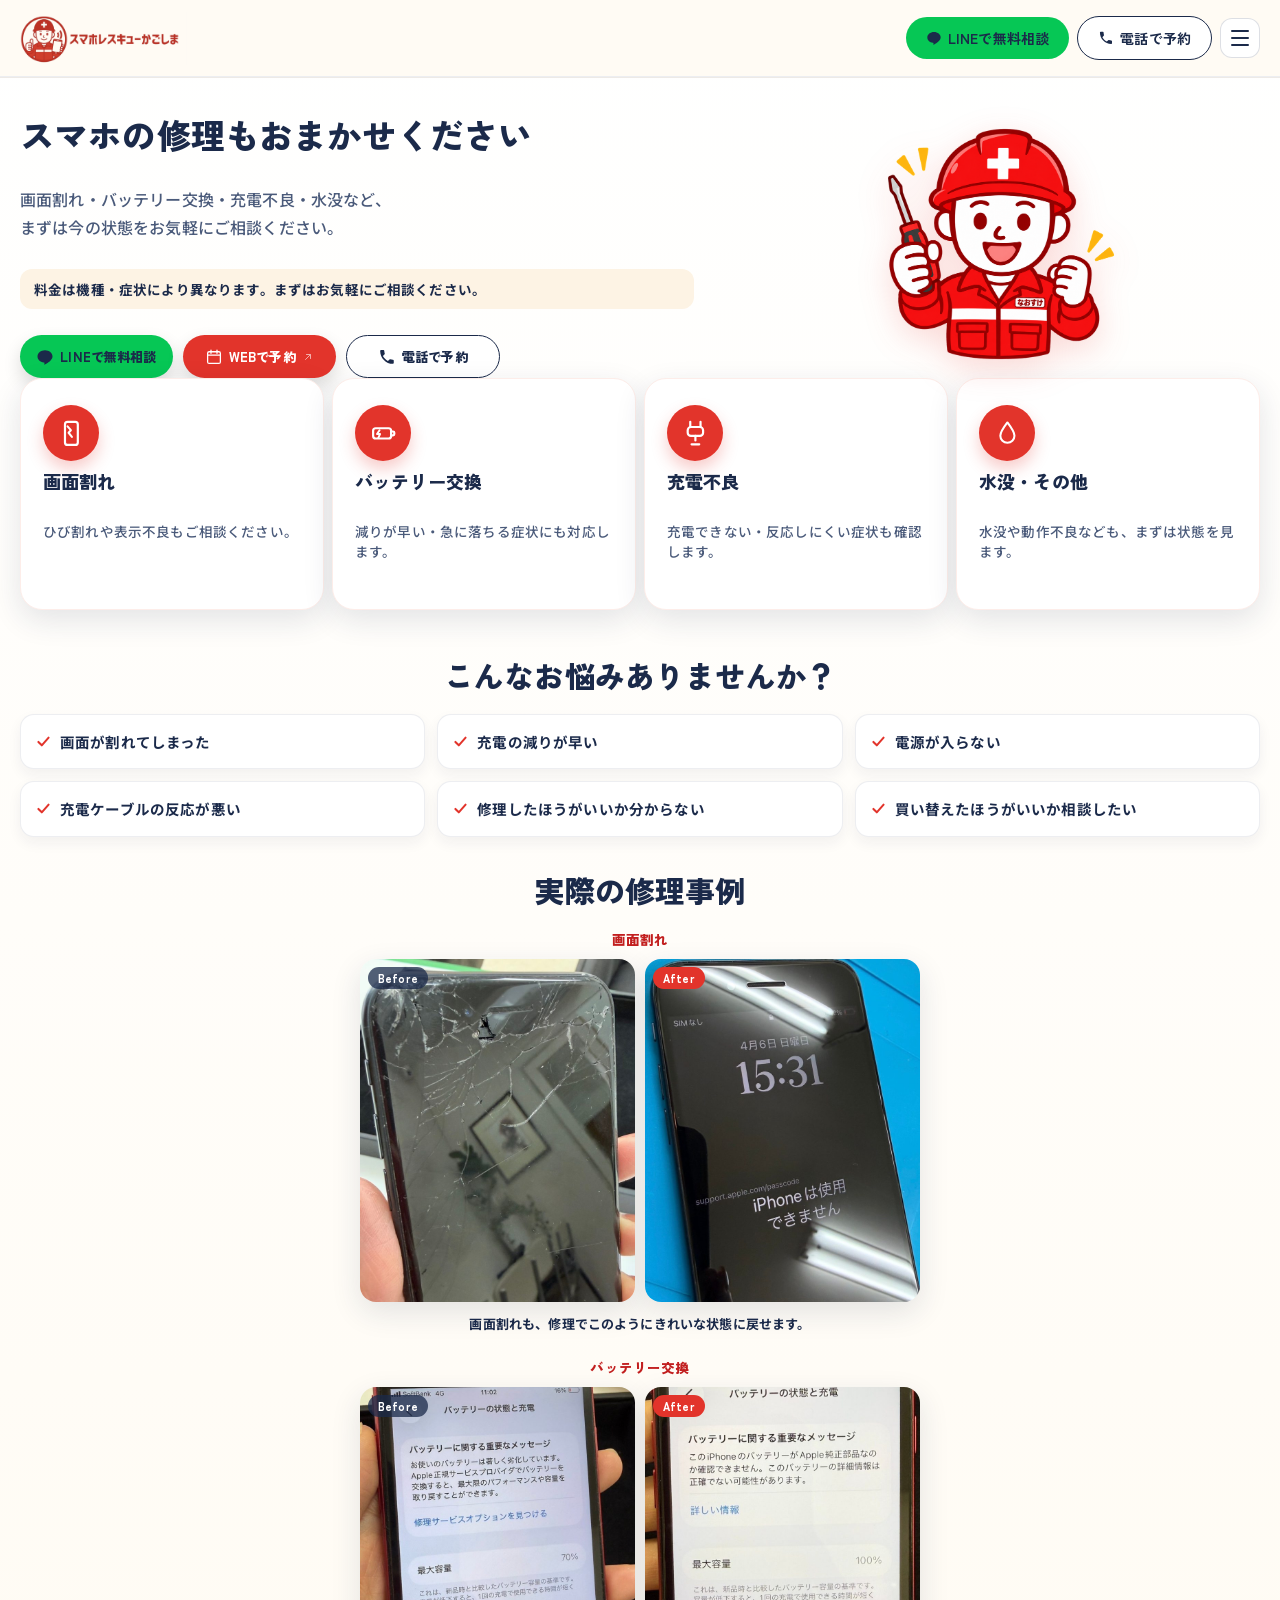
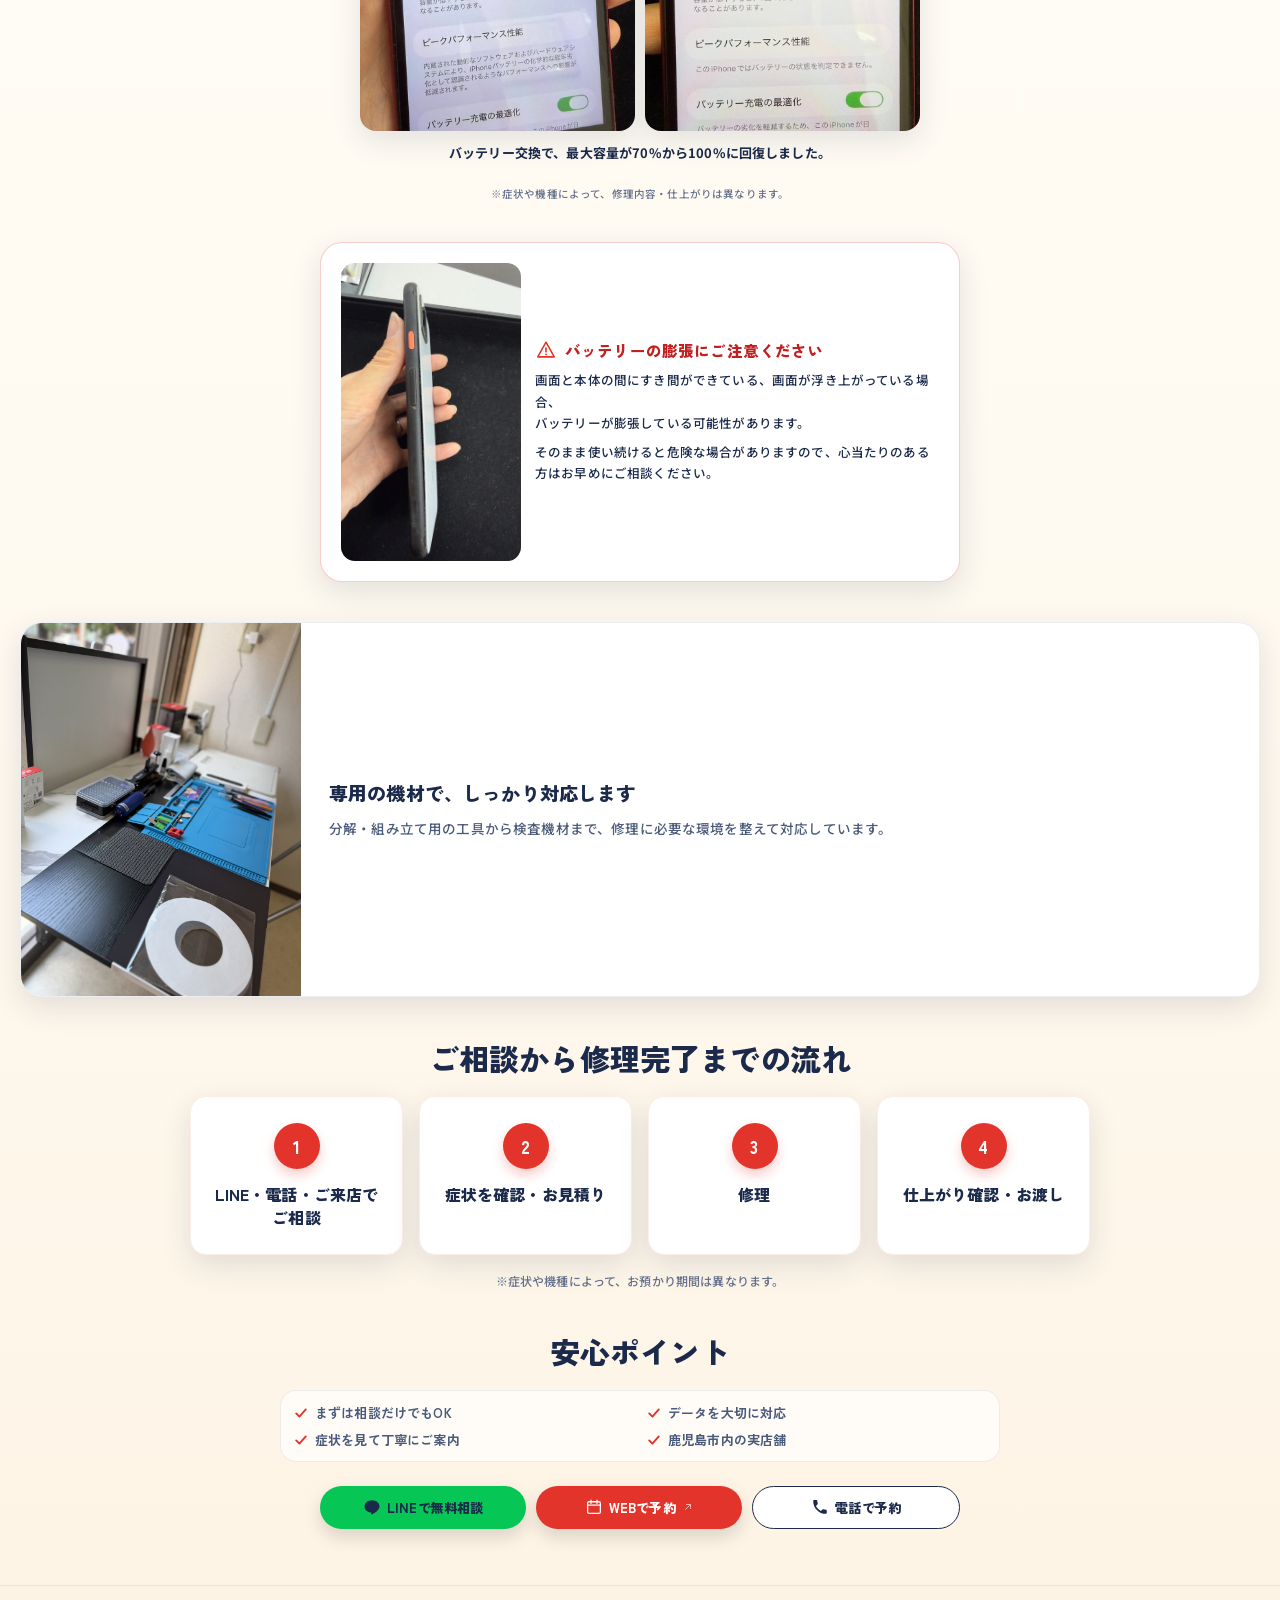
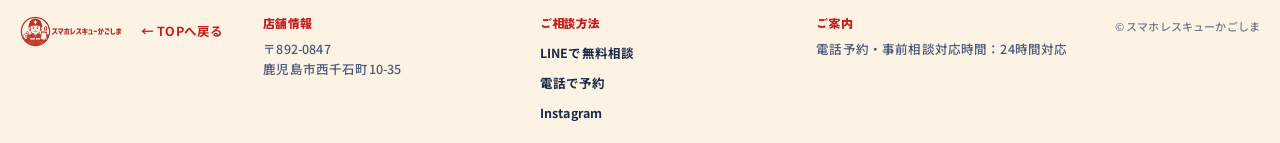
<file: repair.html>
<!DOCTYPE html>
<html lang="ja">
<head>
<meta charset="UTF-8">
<meta name="viewport" content="width=device-width, initial-scale=1.0">
<!-- Google tag (gtag.js) -->
<script async src="https://www.googletagmanager.com/gtag/js?id=G-GHH91R5YX4"></script>
<script>
  window.dataLayer = window.dataLayer || [];
  function gtag(){dataLayer.push(arguments);}
  gtag('js', new Date());

  gtag('config', 'G-GHH91R5YX4');
</script>
<title>スマホの修理相談｜スマホレスキューかごしま</title>
<meta name="description" content="画面割れ・バッテリー交換・充電不良・水没など、まずは今の状態をお気軽にご相談ください。鹿児島市のスマホ修理相談窓口「スマホレスキューかごしま」です。">
<meta property="og:type" content="website">
<meta property="og:site_name" content="スマホレスキューかごしま">
<meta property="og:locale" content="ja_JP">
<meta property="og:url" content="https://sumaho-rescue-kagoshima.com/repair.html">
<link rel="canonical" href="https://sumaho-rescue-kagoshima.com/repair.html">
<meta property="og:title" content="スマホの修理相談｜スマホレスキューかごしま">
<meta property="og:description" content="画面割れ・バッテリー交換・充電不良・水没など、まずは今の状態をお気軽にご相談ください。鹿児島市のスマホ修理相談窓口「スマホレスキューかごしま」です。">
<meta property="og:image" content="https://sumaho-rescue-kagoshima.com/assets/ogp-image.jpg">
<meta property="og:image:width" content="1200">
<meta property="og:image:height" content="630">
<meta name="twitter:card" content="summary_large_image">
<meta name="twitter:title" content="スマホの修理相談｜スマホレスキューかごしま">
<meta name="twitter:description" content="画面割れ・バッテリー交換・充電不良・水没など、まずは今の状態をお気軽にご相談ください。鹿児島市のスマホ修理相談窓口「スマホレスキューかごしま」です。">
<meta name="twitter:image" content="https://sumaho-rescue-kagoshima.com/assets/ogp-image.jpg">
<script type="application/ld+json">
{
  "@context": "https://schema.org",
  "@type": "LocalBusiness",
  "name": "スマホレスキューかごしま",
  "image": "https://sumaho-rescue-kagoshima.com/assets/logo.png",
  "telephone": "+81 70-9006-3399",
  "priceRange": "¥",
  "address": {
    "@type": "PostalAddress",
    "streetAddress": "西千石町10-35",
    "addressLocality": "鹿児島市",
    "addressRegion": "鹿児島県",
    "postalCode": "892-0847",
    "addressCountry": "JP"
  },
  "openingHoursSpecification": [
    { "@type": "OpeningHoursSpecification", "dayOfWeek": "Tuesday", "opens": "12:00", "closes": "15:00" },
    { "@type": "OpeningHoursSpecification", "dayOfWeek": ["Wednesday", "Thursday", "Friday"], "opens": "12:00", "closes": "18:00" },
    { "@type": "OpeningHoursSpecification", "dayOfWeek": "Saturday", "opens": "11:00", "closes": "17:00" }
  ],
  "url": "https://sumaho-rescue-kagoshima.com/repair.html"
}
</script>
<link rel="icon" href="favicon.ico" sizes="any">
<link rel="icon" type="image/png" sizes="32x32" href="assets/favicon-32x32.png">
<link rel="icon" type="image/png" sizes="16x16" href="assets/favicon-16x16.png">
<link rel="apple-touch-icon" href="assets/apple-touch-icon.png">
<link rel="preconnect" href="https://fonts.googleapis.com">
<link rel="preconnect" href="https://fonts.gstatic.com" crossorigin>
<link href="https://fonts.googleapis.com/css2?family=Zen+Kaku+Gothic+New:wght@500;700;900&family=Noto+Sans+JP:wght@400;500;700&display=swap" rel="stylesheet">
<link rel="stylesheet" href="css/style.css">
<link rel="stylesheet" href="css/repair.css">
</head>
<body>

<header class="site-header">
  <div class="container header-inner">
    <a href="index.html" class="brand" aria-label="スマホレスキューかごしま トップへ">
      <img class="brand-logo" src="assets/logo.png" alt="スマホレスキューかごしま">
    </a>

    <div class="header-actions">
      <a class="btn-header is-line" href="https://lin.ee/Uz1YoakM" target="_blank" rel="noopener" aria-label="LINEで無料相談">
        <svg class="btn-header-icon" viewBox="0 0 24 24" fill="none" aria-hidden="true"><path d="M12 3C6.48 3 2 6.69 2 11.2c0 4 3.53 7.36 8.31 8.02.32.07.76.21.87.49.1.25.06.65.03.9l-.14.9c-.04.25-.2.98.86.53s5.69-3.35 7.76-5.74C21.02 14.5 22 12.95 22 11.2 22 6.69 17.52 3 12 3Z" fill="currentColor"/></svg>
        <span>LINEで無料相談</span>
      </a>
      <a class="btn-header is-tel" href="tel:07090063399" aria-label="電話で予約">
        <svg class="btn-header-icon" viewBox="0 0 24 24" fill="none" aria-hidden="true"><path d="M6.6 10.8c1.4 2.8 3.8 5.2 6.6 6.6l2.2-2.2c.3-.3.7-.4 1-.2 1.1.4 2.3.6 3.5.6.6 0 1.1.5 1.1 1.1V20c0 .6-.5 1.1-1.1 1.1C10.6 21.1 2.9 13.4 2.9 3.9 2.9 3.3 3.4 2.8 4 2.8h3.3c.6 0 1.1.5 1.1 1.1 0 1.2.2 2.4.6 3.5.1.4 0 .8-.2 1L6.6 10.8Z" fill="currentColor"/></svg>
        <span>電話で予約</span>
      </a>
      <button class="hamburger" type="button" aria-label="メニューを開く" aria-expanded="false">
        <span></span><span></span><span></span>
      </button>
    </div>
  </div>

  <nav class="mobile-menu" aria-label="モバイルメニュー">
    <div class="mobile-menu-inner">
      <a class="btn-header is-line" href="https://lin.ee/Uz1YoakM" target="_blank" rel="noopener">
        <svg class="btn-header-icon" viewBox="0 0 24 24" fill="none" aria-hidden="true"><path d="M12 3C6.48 3 2 6.69 2 11.2c0 4 3.53 7.36 8.31 8.02.32.07.76.21.87.49.1.25.06.65.03.9l-.14.9c-.04.25-.2.98.86.53s5.69-3.35 7.76-5.74C21.02 14.5 22 12.95 22 11.2 22 6.69 17.52 3 12 3Z" fill="currentColor"/></svg>
        <span>LINEで無料相談</span>
      </a>
      <a class="btn-header is-web" href="https://calendar.app.google/Z8XRNBMJLuV36Su36" target="_blank" rel="noopener">
        <svg class="btn-header-icon" viewBox="0 0 24 24" fill="none" aria-hidden="true"><rect x="3.5" y="5" width="17" height="15.5" rx="2" stroke="currentColor" stroke-width="1.7"/><path d="M3.5 9.5h17M8 3v4M16 3v4" stroke="currentColor" stroke-width="1.7" stroke-linecap="round"/></svg>
        <span>WEBで予約</span>
      </a>
      <a class="btn-header is-tel" href="tel:07090063399">
        <svg class="btn-header-icon" viewBox="0 0 24 24" fill="none" aria-hidden="true"><path d="M6.6 10.8c1.4 2.8 3.8 5.2 6.6 6.6l2.2-2.2c.3-.3.7-.4 1-.2 1.1.4 2.3.6 3.5.6.6 0 1.1.5 1.1 1.1V20c0 .6-.5 1.1-1.1 1.1C10.6 21.1 2.9 13.4 2.9 3.9 2.9 3.3 3.4 2.8 4 2.8h3.3c.6 0 1.1.5 1.1 1.1 0 1.2.2 2.4.6 3.5.1.4 0 .8-.2 1L6.6 10.8Z" fill="currentColor"/></svg>
        <span>電話で予約</span>
      </a>
    </div>
  </nav>
</header>

<main>
  <section class="services repair-intro-section" aria-label="スマホの修理もおまかせください">
    <div class="container">
      <div class="rp-hero-inner">
        <h1 class="section-title rp-hero-title">スマホの修理も<br class="card-break">おまかせください</h1>

        <div class="rp-hero-figure">
          <img src="assets/naosuke-repair.png" alt="スマホレスキューかごしまの公式キャラクター なおすけ。赤いヘルメットに白い十字、赤い作業服姿で、ドライバーを持ってガッツポーズをしている。">
        </div>

        <p class="repair-intro-desc">
          画面割れ・バッテリー交換・充電不良・水没など、<br class="br-mobile">
          まずは今の状態をお気軽にご相談ください。
        </p>

        <p class="rp-price-note">料金は機種・症状により異なります。まずはお気軽にご相談ください。</p>

        <div class="hero-ctas repair-cta repair-cta-top">
          <a class="btn-cta is-line is-sub" href="https://lin.ee/Uz1YoakM" target="_blank" rel="noopener">
            <svg class="cta-icon" viewBox="0 0 24 24" fill="none" aria-hidden="true"><path d="M12 3C6.48 3 2 6.69 2 11.2c0 4 3.53 7.36 8.31 8.02.32.07.76.21.87.49.1.25.06.65.03.9l-.14.9c-.04.25-.2.98.86.53s5.69-3.35 7.76-5.74C21.02 14.5 22 12.95 22 11.2 22 6.69 17.52 3 12 3Z" fill="currentColor"/></svg>
            LINEで無料相談
          </a>
          <a class="btn-cta is-web is-sub" href="https://calendar.app.google/Z8XRNBMJLuV36Su36" target="_blank" rel="noopener">
            <svg class="cta-icon" viewBox="0 0 24 24" fill="none" aria-hidden="true"><rect x="3.5" y="5" width="17" height="15.5" rx="2" stroke="currentColor" stroke-width="1.7"/><path d="M3.5 9.5h17M8 3v4M16 3v4" stroke="currentColor" stroke-width="1.7" stroke-linecap="round" stroke-linejoin="round"/></svg>
            WEBで予約
            <svg class="cta-external-icon" viewBox="0 0 24 24" fill="none" aria-hidden="true"><path d="M7 17 17 7M9 7h8v8" stroke="currentColor" stroke-width="2" stroke-linecap="round" stroke-linejoin="round"/></svg>
          </a>
          <a class="btn-cta is-tel is-sub" href="tel:07090063399">
            <svg class="cta-icon" viewBox="0 0 24 24" fill="none" aria-hidden="true"><path d="M6.6 10.8c1.4 2.8 3.8 5.2 6.6 6.6l2.2-2.2c.3-.3.7-.4 1-.2 1.1.4 2.3.6 3.5.6.6 0 1.1.5 1.1 1.1V20c0 .6-.5 1.1-1.1 1.1C10.6 21.1 2.9 13.4 2.9 3.9 2.9 3.3 3.4 2.8 4 2.8h3.3c.6 0 1.1.5 1.1 1.1 0 1.2.2 2.4.6 3.5.1.4 0 .8-.2 1L6.6 10.8Z" fill="currentColor"/></svg>
            電話で予約
          </a>
        </div>
      </div>

      <div class="services-main">
        <article class="service-card is-main">
          <span class="service-icon">
            <svg viewBox="0 0 24 24" fill="none" aria-hidden="true">
              <rect x="7" y="3" width="10" height="18" rx="2" stroke="currentColor" stroke-width="1.7"/>
              <path d="M9 6.5l2.6 3-1.8 2 2.6 3.2" stroke="currentColor" stroke-width="1.6" stroke-linecap="round" stroke-linejoin="round"/>
            </svg>
          </span>
          <h3>画面割れ</h3>
          <p>ひび割れや表示不良もご相談ください。</p>
        </article>

        <article class="service-card is-main">
          <span class="service-icon">
            <svg viewBox="0 0 24 24" fill="none" aria-hidden="true">
              <rect x="4" y="8" width="14" height="8" rx="2" stroke="currentColor" stroke-width="1.7"/>
              <path d="M18 10.5h1.5a1 1 0 0 1 1 1v1a1 1 0 0 1-1 1H18" stroke="currentColor" stroke-width="1.7" stroke-linecap="round"/>
              <path d="M9 9.5 7 12.5h2.4L8 15.5" stroke="currentColor" stroke-width="1.5" stroke-linecap="round" stroke-linejoin="round"/>
            </svg>
          </span>
          <h3>バッテリー<br class="card-break">交換</h3>
          <p>減りが早い・急に落ちる症状にも対応します。</p>
        </article>

        <article class="service-card is-main">
          <span class="service-icon">
            <svg viewBox="0 0 24 24" fill="none" aria-hidden="true">
              <path d="M8 3v4M16 3v4" stroke="currentColor" stroke-width="1.7" stroke-linecap="round"/>
              <rect x="6" y="7" width="12" height="7" rx="2.5" stroke="currentColor" stroke-width="1.7"/>
              <path d="M12 14v3.5" stroke="currentColor" stroke-width="1.7" stroke-linecap="round"/>
              <path d="M9 20.5h6" stroke="currentColor" stroke-width="1.7" stroke-linecap="round"/>
            </svg>
          </span>
          <h3>充電不良</h3>
          <p>充電できない・反応しにくい症状も確認します。</p>
        </article>

        <article class="service-card is-main">
          <span class="service-icon">
            <svg viewBox="0 0 24 24" fill="none" aria-hidden="true">
              <path d="M12 3.5c3.2 4.2 5.5 7.5 5.5 10.3a5.5 5.5 0 0 1-11 0c0-2.8 2.3-6.1 5.5-10.3z" stroke="currentColor" stroke-width="1.6" stroke-linejoin="round"/>
            </svg>
          </span>
          <h3>水没・<br class="card-break">その他</h3>
          <p>水没や動作不良なども、まずは状態を見ます。</p>
        </article>
      </div>
    </div>
  </section>

  <section class="repair-worries-section" aria-label="こんなお悩みありませんか">
    <div class="container">
      <h2 class="section-title">こんなお悩みありませんか？</h2>

      <ul class="worry-check-grid">
        <li class="worry-check-item">
          <svg class="check" viewBox="0 0 20 20" fill="none" aria-hidden="true"><path d="M4 10.5l4 4 8-9" stroke="currentColor" stroke-width="2.4" stroke-linecap="round" stroke-linejoin="round"/></svg>
          <span>画面が割れて<br class="card-break">しまった</span>
        </li>
        <li class="worry-check-item">
          <svg class="check" viewBox="0 0 20 20" fill="none" aria-hidden="true"><path d="M4 10.5l4 4 8-9" stroke="currentColor" stroke-width="2.4" stroke-linecap="round" stroke-linejoin="round"/></svg>
          <span>充電の減りが早い</span>
        </li>
        <li class="worry-check-item">
          <svg class="check" viewBox="0 0 20 20" fill="none" aria-hidden="true"><path d="M4 10.5l4 4 8-9" stroke="currentColor" stroke-width="2.4" stroke-linecap="round" stroke-linejoin="round"/></svg>
          <span>電源が入らない</span>
        </li>
        <li class="worry-check-item">
          <svg class="check" viewBox="0 0 20 20" fill="none" aria-hidden="true"><path d="M4 10.5l4 4 8-9" stroke="currentColor" stroke-width="2.4" stroke-linecap="round" stroke-linejoin="round"/></svg>
          <span>充電ケーブルの<br class="card-break">反応が悪い</span>
        </li>
        <li class="worry-check-item">
          <svg class="check" viewBox="0 0 20 20" fill="none" aria-hidden="true"><path d="M4 10.5l4 4 8-9" stroke="currentColor" stroke-width="2.4" stroke-linecap="round" stroke-linejoin="round"/></svg>
          <span>修理したほうが<br class="card-break">いいか分からない</span>
        </li>
        <li class="worry-check-item">
          <svg class="check" viewBox="0 0 20 20" fill="none" aria-hidden="true"><path d="M4 10.5l4 4 8-9" stroke="currentColor" stroke-width="2.4" stroke-linecap="round" stroke-linejoin="round"/></svg>
          <span>買い替えたほうが<br class="card-break">いいか相談したい</span>
        </li>
      </ul>
    </div>
  </section>

  <section class="rp-gallery-section" aria-label="実際の修理事例">
    <div class="container">
      <h2 class="section-title">実際の修理事例</h2>

      <div class="rp-gallery-set">
        <h3 class="rp-gallery-set-title">画面割れ</h3>
        <div class="rp-gallery-grid">
          <figure class="rp-gallery-item is-before">
            <span class="rp-gallery-tag">Before</span>
            <img src="assets/repair-screen-before.jpg" loading="lazy" alt="画面割れ修理前のiPhone。画面全体に大きなひび割れが広がっている。">
          </figure>
          <figure class="rp-gallery-item">
            <span class="rp-gallery-tag is-after">After</span>
            <img src="assets/repair-screen-after.jpg" loading="lazy" alt="画面割れ修理後のiPhone。ひび割れがなくなり、画面がきれいな状態に戻っている。">
          </figure>
        </div>
        <p class="rp-gallery-caption">画面割れも、修理でこのようにきれいな状態に戻せます。</p>
      </div>

      <div class="rp-gallery-set">
        <h3 class="rp-gallery-set-title">バッテリー交換</h3>
        <div class="rp-gallery-grid">
          <figure class="rp-gallery-item">
            <span class="rp-gallery-tag">Before</span>
            <img src="assets/repair-battery-before.jpg" loading="lazy" alt="バッテリー交換前のiPhoneのバッテリー状態画面。最大容量70%で、著しく劣化している旨の重要なメッセージが表示されている。">
          </figure>
          <figure class="rp-gallery-item">
            <span class="rp-gallery-tag is-after">After</span>
            <img src="assets/repair-battery-after.jpg" loading="lazy" alt="バッテリー交換後のiPhoneのバッテリー状態画面。最大容量100%に回復している。">
          </figure>
        </div>
        <p class="rp-gallery-caption">バッテリー交換で、最大容量が70%から100%に回復しました。</p>
      </div>

      <p class="rp-gallery-note">※症状や機種によって、修理内容・仕上がりは異なります。</p>
    </div>
  </section>

  <section class="rp-warning-section" aria-label="バッテリー膨張にご注意ください">
    <div class="container">
      <div class="rp-warning-card">
        <img class="rp-warning-photo" src="assets/repair-battery-swollen.jpg" loading="lazy" alt="バッテリーが膨張したiPhoneを横から見た写真。画面と本体の間にすき間ができ、画面が浮き上がっている。">
        <div class="rp-warning-text">
          <h2 class="rp-warning-title">
            <svg viewBox="0 0 24 24" fill="none" aria-hidden="true"><path d="M12 3.5 21 19.5H3L12 3.5Z" stroke="currentColor" stroke-width="1.7" stroke-linejoin="round"/><path d="M12 10v4" stroke="currentColor" stroke-width="1.8" stroke-linecap="round"/><circle cx="12" cy="16.8" r="1" fill="currentColor"/></svg>
            バッテリーの膨張にご注意ください
          </h2>
          <p>
            画面と本体の間にすき間ができている、画面が浮き上がっている場合、<br class="br-mobile">
            バッテリーが膨張している可能性があります。
          </p>
          <p>そのまま使い続けると危険な場合がありますので、心当たりのある方はお早めにご相談ください。</p>
        </div>
      </div>
    </div>
  </section>

  <section class="rp-workshop-section" aria-label="作業環境">
    <div class="container">
      <div class="rp-workshop-card">
        <div class="rp-workshop-photo">
          <img src="assets/shop-workbench.jpg" loading="lazy" alt="修理用の工具や機材が並ぶ店内の作業スペース">
        </div>
        <div class="rp-workshop-body">
          <h2>専用の機材で、<br class="card-break">しっかり対応します</h2>
          <p>分解・組み立て用の工具から検査機材まで、修理に必要な環境を整えて対応しています。</p>
        </div>
      </div>
    </div>
  </section>

  <section class="rp-flow-section" aria-label="ご相談から修理完了までの流れ">
    <div class="container">
      <h2 class="section-title">ご相談から<br class="card-break">修理完了までの流れ</h2>

      <ol class="step-list">
        <li class="step-item">
          <span class="step-number">1</span>
          <div class="step-text">
            <h3>LINE・電話・ご来店でご相談</h3>
          </div>
        </li>
        <li class="step-item">
          <span class="step-number">2</span>
          <div class="step-text">
            <h3>症状を確認・お見積り</h3>
          </div>
        </li>
        <li class="step-item">
          <span class="step-number">3</span>
          <div class="step-text">
            <h3>修理</h3>
          </div>
        </li>
        <li class="step-item">
          <span class="step-number">4</span>
          <div class="step-text">
            <h3>仕上がり確認・お渡し</h3>
          </div>
        </li>
      </ol>

      <p class="rp-flow-note">※症状や機種によって、お預かり期間は異なります。</p>
    </div>
  </section>

  <section class="repair-trust-section" aria-label="安心ポイント">
    <div class="container">
      <h2 class="section-title">安心ポイント</h2>

      <ul class="trust-list">
        <li><svg class="check" viewBox="0 0 20 20" fill="none" aria-hidden="true"><path d="M4 10.5l4 4 8-9" stroke="currentColor" stroke-width="2.4" stroke-linecap="round" stroke-linejoin="round"/></svg>まずは相談だけでもOK</li>
        <li><svg class="check" viewBox="0 0 20 20" fill="none" aria-hidden="true"><path d="M4 10.5l4 4 8-9" stroke="currentColor" stroke-width="2.4" stroke-linecap="round" stroke-linejoin="round"/></svg>データを大切に対応</li>
        <li><svg class="check" viewBox="0 0 20 20" fill="none" aria-hidden="true"><path d="M4 10.5l4 4 8-9" stroke="currentColor" stroke-width="2.4" stroke-linecap="round" stroke-linejoin="round"/></svg>症状を見て丁寧にご案内</li>
        <li><svg class="check" viewBox="0 0 20 20" fill="none" aria-hidden="true"><path d="M4 10.5l4 4 8-9" stroke="currentColor" stroke-width="2.4" stroke-linecap="round" stroke-linejoin="round"/></svg>鹿児島市内の実店舗</li>
      </ul>

      <div class="hero-ctas repair-cta">
        <a class="btn-cta is-line is-sub" href="https://lin.ee/Uz1YoakM" target="_blank" rel="noopener">
          <svg class="cta-icon" viewBox="0 0 24 24" fill="none" aria-hidden="true"><path d="M12 3C6.48 3 2 6.69 2 11.2c0 4 3.53 7.36 8.31 8.02.32.07.76.21.87.49.1.25.06.65.03.9l-.14.9c-.04.25-.2.98.86.53s5.69-3.35 7.76-5.74C21.02 14.5 22 12.95 22 11.2 22 6.69 17.52 3 12 3Z" fill="currentColor"/></svg>
          LINEで無料相談
        </a>
        <a class="btn-cta is-web is-sub" href="https://calendar.app.google/Z8XRNBMJLuV36Su36" target="_blank" rel="noopener">
          <svg class="cta-icon" viewBox="0 0 24 24" fill="none" aria-hidden="true"><rect x="3.5" y="5" width="17" height="15.5" rx="2" stroke="currentColor" stroke-width="1.7"/><path d="M3.5 9.5h17M8 3v4M16 3v4" stroke="currentColor" stroke-width="1.7" stroke-linecap="round" stroke-linejoin="round"/></svg>
          WEBで予約
          <svg class="cta-external-icon" viewBox="0 0 24 24" fill="none" aria-hidden="true"><path d="M7 17 17 7M9 7h8v8" stroke="currentColor" stroke-width="2" stroke-linecap="round" stroke-linejoin="round"/></svg>
        </a>
        <a class="btn-cta is-tel is-sub" href="tel:07090063399">
          <svg class="cta-icon" viewBox="0 0 24 24" fill="none" aria-hidden="true"><path d="M6.6 10.8c1.4 2.8 3.8 5.2 6.6 6.6l2.2-2.2c.3-.3.7-.4 1-.2 1.1.4 2.3.6 3.5.6.6 0 1.1.5 1.1 1.1V20c0 .6-.5 1.1-1.1 1.1C10.6 21.1 2.9 13.4 2.9 3.9 2.9 3.3 3.4 2.8 4 2.8h3.3c.6 0 1.1.5 1.1 1.1 0 1.2.2 2.4.6 3.5.1.4 0 .8-.2 1L6.6 10.8Z" fill="currentColor"/></svg>
          電話で予約
        </a>
      </div>
    </div>
  </section>
</main>

<footer class="site-footer">
  <div class="container footer-inner">
    <div class="footer-brand">
      <a href="index.html">
        <img class="footer-logo" src="assets/logo.png" loading="lazy" alt="スマホレスキューかごしま">
      </a>
      <a class="footer-top-link" href="index.html">← TOPへ戻る</a>
    </div>

    <div class="footer-cols">
      <div class="footer-col">
        <h3>店舗情報</h3>
        <p>〒892-0847<br>鹿児島市西千石町10-35</p>
      </div>

      <div class="footer-col">
        <h3>ご相談方法</h3>
        <ul>
          <li><a href="https://lin.ee/Uz1YoakM" target="_blank" rel="noopener">LINEで無料相談</a></li>
          <li><a href="tel:07090063399">電話で予約</a></li>
          <li><a href="https://www.instagram.com/sumaho.rescue_kagoshima?igsi=YWV0YnBmMm1xNmZ6&utm_source=qr" target="_blank" rel="noopener">Instagram</a></li>
        </ul>
      </div>

      <div class="footer-col">
        <h3>ご案内</h3>
        <p>電話予約・事前相談対応時間：24時間対応</p>
      </div>
    </div>

    <p class="footer-copy">&copy; スマホレスキューかごしま</p>
  </div>
</footer>

<script src="js/main.js"></script>
</body>
</html>
</file>
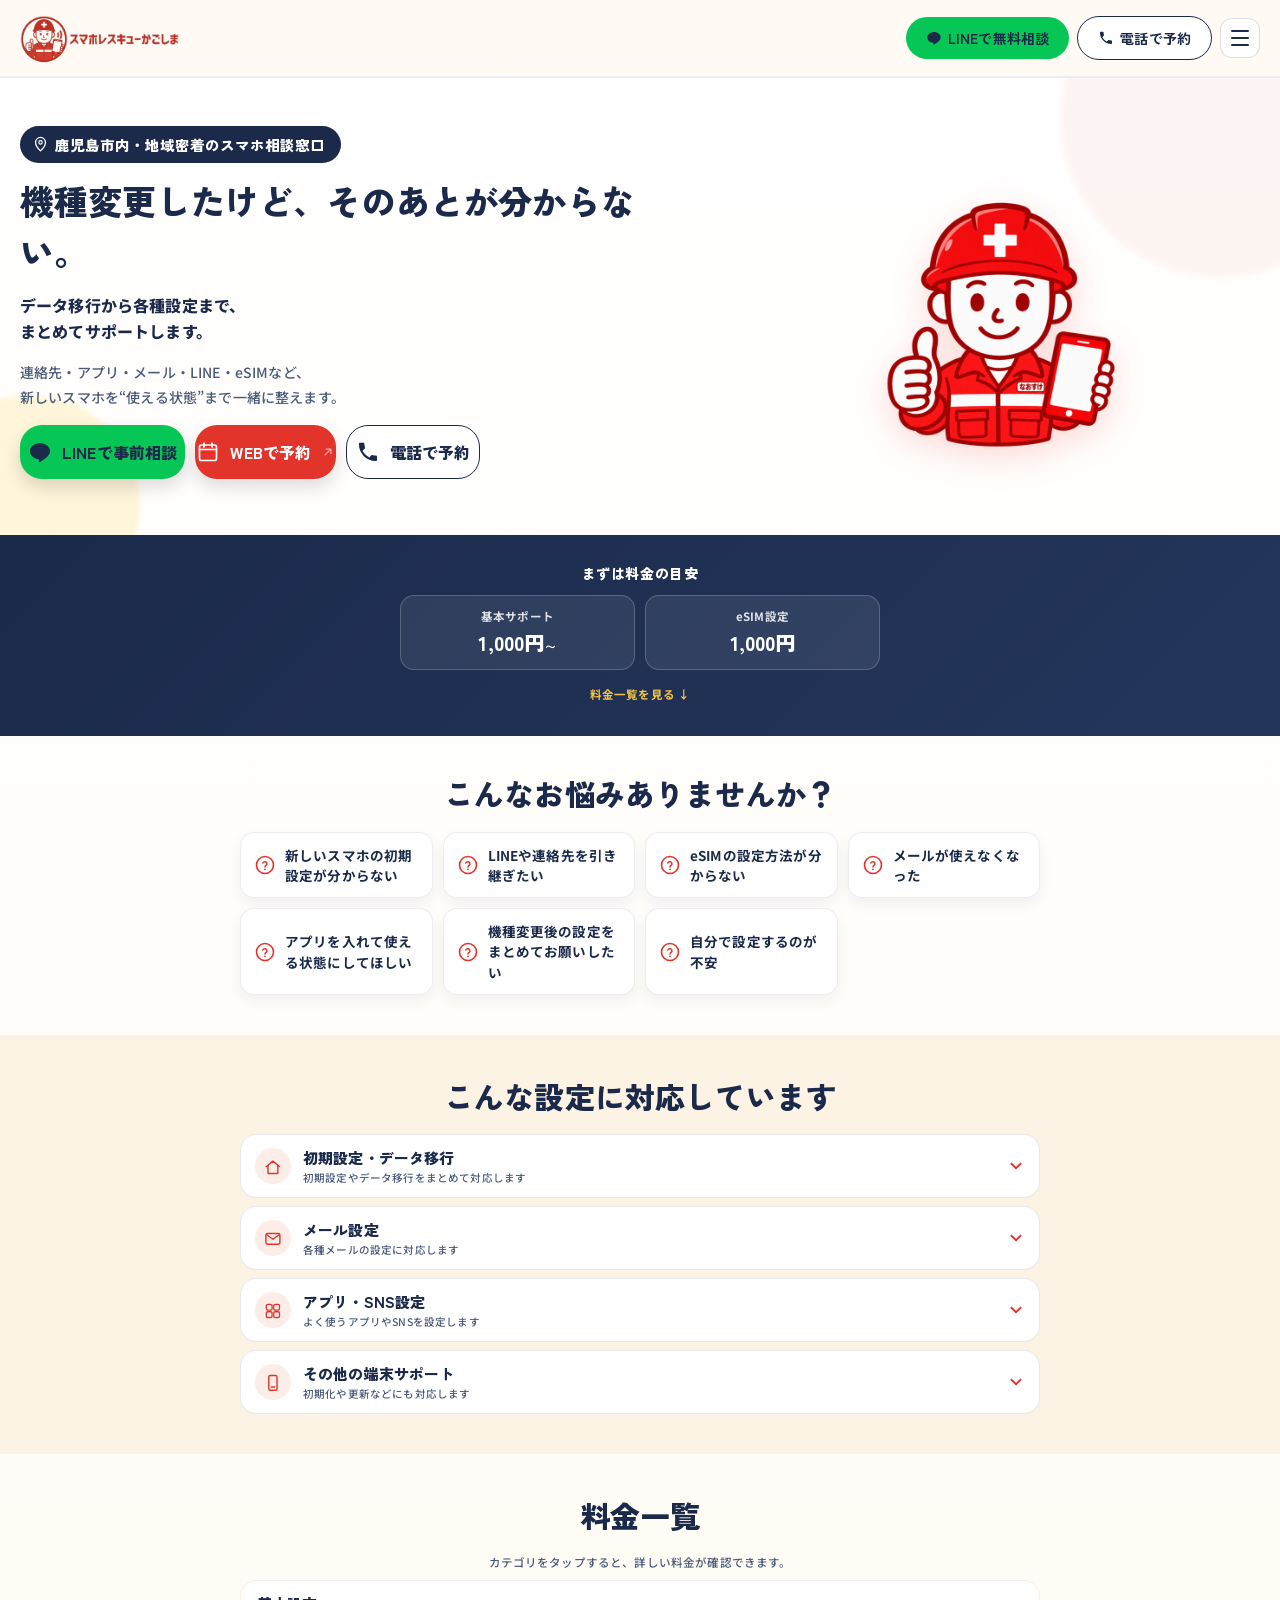
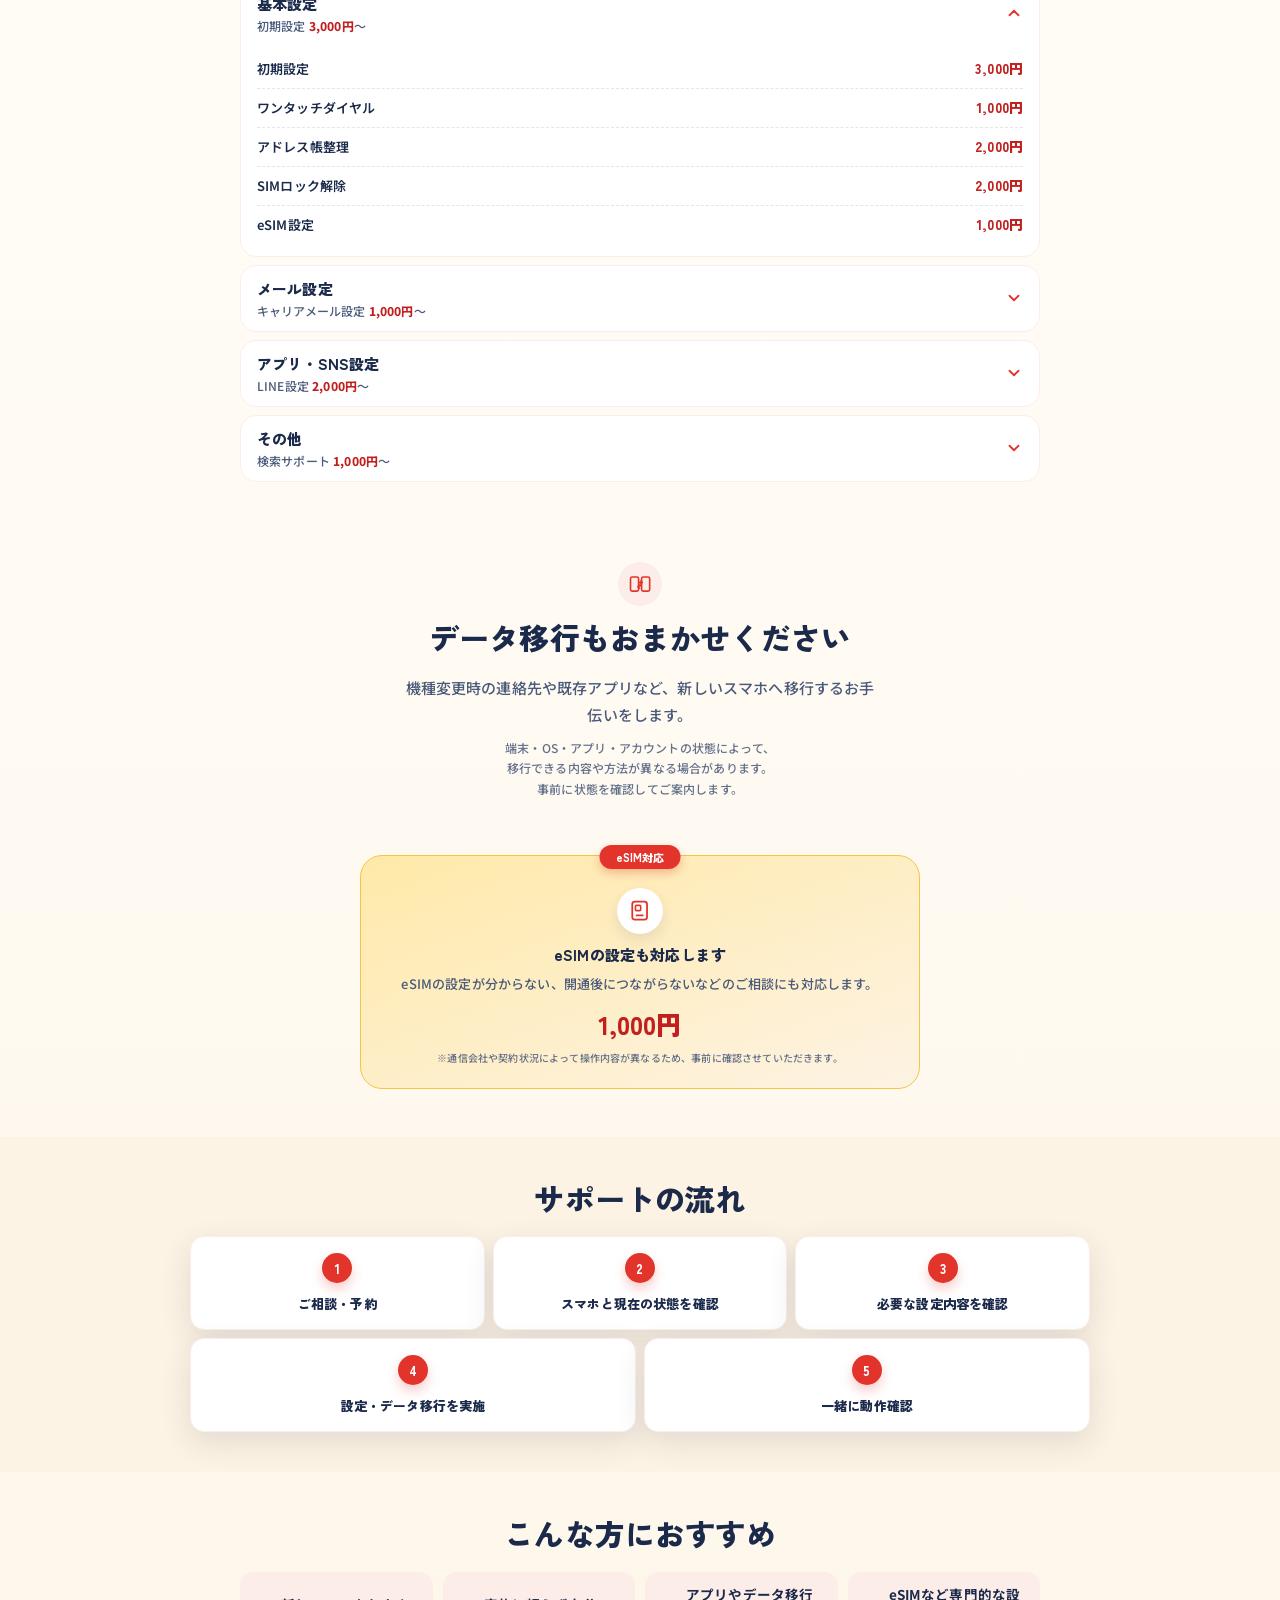
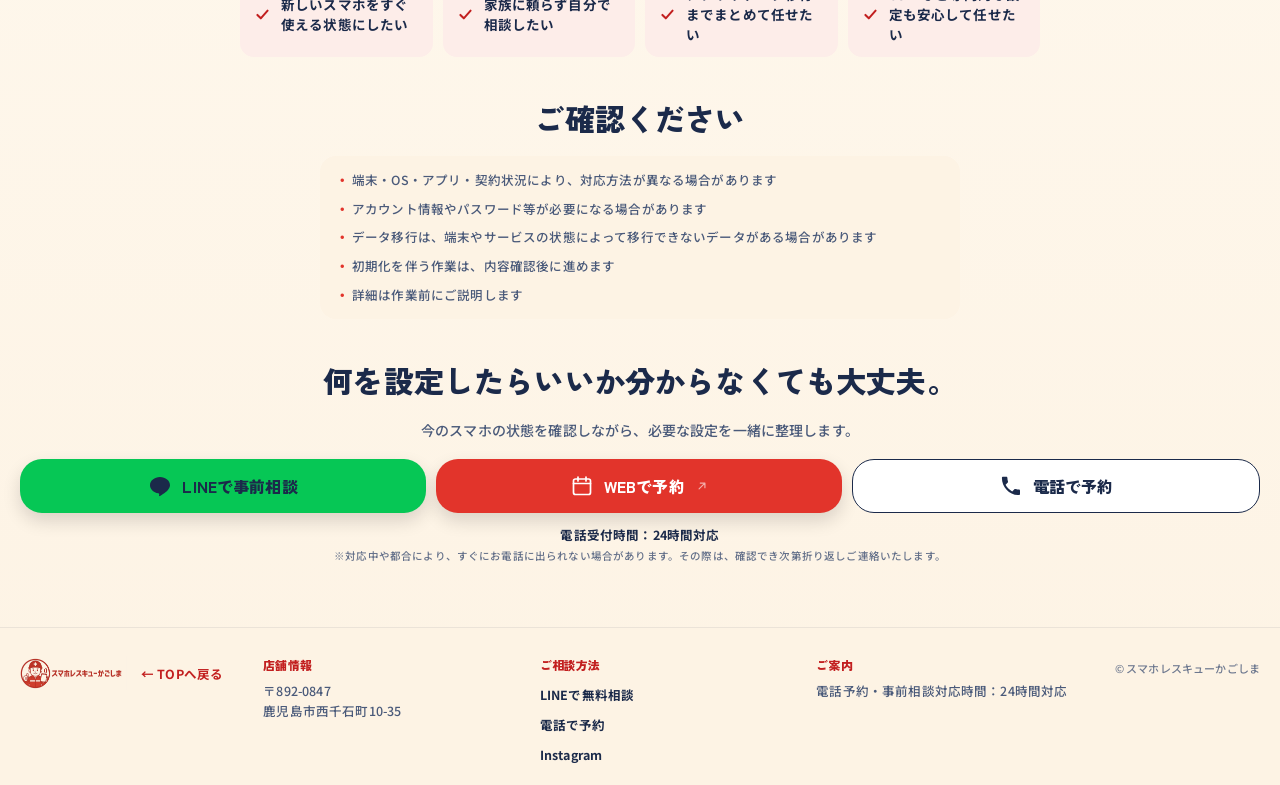
<file: setup.html>
<!DOCTYPE html>
<html lang="ja">
<head>
<meta charset="UTF-8">
<meta name="viewport" content="width=device-width, initial-scale=1.0">
<!-- Google tag (gtag.js) -->
<script async src="https://www.googletagmanager.com/gtag/js?id=G-GHH91R5YX4"></script>
<script>
  window.dataLayer = window.dataLayer || [];
  function gtag(){dataLayer.push(arguments);}
  gtag('js', new Date());

  gtag('config', 'G-GHH91R5YX4');
</script>
<title>設定・データ移行｜スマホレスキューかごしま</title>
<meta name="description" content="機種変更後のデータ移行や各種設定を、まとめてサポートします。分からないことも安心してご相談いただける鹿児島市の「スマホレスキューかごしま」。">
<meta property="og:type" content="website">
<meta property="og:site_name" content="スマホレスキューかごしま">
<meta property="og:locale" content="ja_JP">
<meta property="og:url" content="https://sumaho-rescue-kagoshima.com/setup.html">
<link rel="canonical" href="https://sumaho-rescue-kagoshima.com/setup.html">
<meta property="og:title" content="設定・データ移行｜スマホレスキューかごしま">
<meta property="og:description" content="機種変更後のデータ移行や各種設定を、まとめてサポートします。分からないことも安心してご相談いただける鹿児島市の「スマホレスキューかごしま」。">
<meta property="og:image" content="https://sumaho-rescue-kagoshima.com/assets/ogp-image.jpg">
<meta property="og:image:width" content="1200">
<meta property="og:image:height" content="630">
<meta name="twitter:card" content="summary_large_image">
<meta name="twitter:title" content="設定・データ移行｜スマホレスキューかごしま">
<meta name="twitter:description" content="機種変更後のデータ移行や各種設定を、まとめてサポートします。分からないことも安心してご相談いただける鹿児島市の「スマホレスキューかごしま」。">
<meta name="twitter:image" content="https://sumaho-rescue-kagoshima.com/assets/ogp-image.jpg">
<script type="application/ld+json">
{
  "@context": "https://schema.org",
  "@type": "LocalBusiness",
  "name": "スマホレスキューかごしま",
  "image": "https://sumaho-rescue-kagoshima.com/assets/logo.png",
  "telephone": "+81 70-9006-3399",
  "priceRange": "¥",
  "address": {
    "@type": "PostalAddress",
    "streetAddress": "西千石町10-35",
    "addressLocality": "鹿児島市",
    "addressRegion": "鹿児島県",
    "postalCode": "892-0847",
    "addressCountry": "JP"
  },
  "openingHoursSpecification": [
    { "@type": "OpeningHoursSpecification", "dayOfWeek": "Tuesday", "opens": "12:00", "closes": "15:00" },
    { "@type": "OpeningHoursSpecification", "dayOfWeek": ["Wednesday", "Thursday", "Friday"], "opens": "12:00", "closes": "18:00" },
    { "@type": "OpeningHoursSpecification", "dayOfWeek": "Saturday", "opens": "11:00", "closes": "17:00" }
  ],
  "url": "https://sumaho-rescue-kagoshima.com/setup.html"
}
</script>
<link rel="icon" href="favicon.ico" sizes="any">
<link rel="icon" type="image/png" sizes="32x32" href="assets/favicon-32x32.png">
<link rel="icon" type="image/png" sizes="16x16" href="assets/favicon-16x16.png">
<link rel="apple-touch-icon" href="assets/apple-touch-icon.png">
<link rel="preconnect" href="https://fonts.googleapis.com">
<link rel="preconnect" href="https://fonts.gstatic.com" crossorigin>
<link href="https://fonts.googleapis.com/css2?family=Zen+Kaku+Gothic+New:wght@500;700;900&family=Noto+Sans+JP:wght@400;500;700&display=swap" rel="stylesheet">
<link rel="stylesheet" href="css/style.css">
<link rel="stylesheet" href="css/setup.css">
</head>
<body>

<header class="site-header">
  <div class="container header-inner">
    <a href="index.html" class="brand" aria-label="スマホレスキューかごしま トップへ">
      <img class="brand-logo" src="assets/logo.png" alt="スマホレスキューかごしま">
    </a>

    <div class="header-actions">
      <a class="btn-header is-line" href="https://lin.ee/Uz1YoakM" target="_blank" rel="noopener" aria-label="LINEで無料相談">
        <svg class="btn-header-icon" viewBox="0 0 24 24" fill="none" aria-hidden="true"><path d="M12 3C6.48 3 2 6.69 2 11.2c0 4 3.53 7.36 8.31 8.02.32.07.76.21.87.49.1.25.06.65.03.9l-.14.9c-.04.25-.2.98.86.53s5.69-3.35 7.76-5.74C21.02 14.5 22 12.95 22 11.2 22 6.69 17.52 3 12 3Z" fill="currentColor"/></svg>
        <span>LINEで無料相談</span>
      </a>
      <a class="btn-header is-tel" href="tel:07090063399" aria-label="電話で予約">
        <svg class="btn-header-icon" viewBox="0 0 24 24" fill="none" aria-hidden="true"><path d="M6.6 10.8c1.4 2.8 3.8 5.2 6.6 6.6l2.2-2.2c.3-.3.7-.4 1-.2 1.1.4 2.3.6 3.5.6.6 0 1.1.5 1.1 1.1V20c0 .6-.5 1.1-1.1 1.1C10.6 21.1 2.9 13.4 2.9 3.9 2.9 3.3 3.4 2.8 4 2.8h3.3c.6 0 1.1.5 1.1 1.1 0 1.2.2 2.4.6 3.5.1.4 0 .8-.2 1L6.6 10.8Z" fill="currentColor"/></svg>
        <span>電話で予約</span>
      </a>
      <button class="hamburger" type="button" aria-label="メニューを開く" aria-expanded="false">
        <span></span><span></span><span></span>
      </button>
    </div>
  </div>

  <nav class="mobile-menu" aria-label="モバイルメニュー">
    <div class="mobile-menu-inner">
      <ul class="mobile-menu-nav">
        <li><a href="index.html">TOP</a></li>
        <li><a href="wifi.html">スマホ・Wi‑Fi・回線相談</a></li>
        <li><a href="repair.html">スマホ修理</a></li>
        <li><a href="smarthome.html">スマートホーム</a></li>
        <li><a href="subservices.html">設定・コーティング・教室・資格</a></li>
        <li><a href="first-visit.html">初めての方へ</a></li>
        <li><a href="faq.html">よくある質問・Instagram</a></li>
        <li><a href="contact.html">店舗情報・アクセス</a></li>
        <li>
          <a class="has-icon" href="https://share.google/IgXwAImcd6aHFgsil" target="_blank" rel="noopener">
            <svg class="nav-map-icon" viewBox="0 0 24 24" fill="none" aria-hidden="true"><path d="M12 21s7-6.8 7-12a7 7 0 0 0-14 0c0 5.2 7 12 7 12z" stroke="currentColor" stroke-width="1.7" stroke-linejoin="round"/><circle cx="12" cy="9" r="2.6" stroke="currentColor" stroke-width="1.6"/></svg>
            Googleマップで見る
          </a>
        </li>
      </ul>

      <a class="btn-header is-line" href="https://lin.ee/Uz1YoakM" target="_blank" rel="noopener">
        <svg class="btn-header-icon" viewBox="0 0 24 24" fill="none" aria-hidden="true"><path d="M12 3C6.48 3 2 6.69 2 11.2c0 4 3.53 7.36 8.31 8.02.32.07.76.21.87.49.1.25.06.65.03.9l-.14.9c-.04.25-.2.98.86.53s5.69-3.35 7.76-5.74C21.02 14.5 22 12.95 22 11.2 22 6.69 17.52 3 12 3Z" fill="currentColor"/></svg>
        <span>LINEで無料相談</span>
      </a>
      <a class="btn-header is-web" href="https://calendar.app.google/Z8XRNBMJLuV36Su36" target="_blank" rel="noopener">
        <svg class="btn-header-icon" viewBox="0 0 24 24" fill="none" aria-hidden="true"><rect x="3.5" y="5" width="17" height="15.5" rx="2" stroke="currentColor" stroke-width="1.7"/><path d="M3.5 9.5h17M8 3v4M16 3v4" stroke="currentColor" stroke-width="1.7" stroke-linecap="round"/></svg>
        <span>WEBで予約</span>
      </a>
      <a class="btn-header is-tel" href="tel:07090063399">
        <svg class="btn-header-icon" viewBox="0 0 24 24" fill="none" aria-hidden="true"><path d="M6.6 10.8c1.4 2.8 3.8 5.2 6.6 6.6l2.2-2.2c.3-.3.7-.4 1-.2 1.1.4 2.3.6 3.5.6.6 0 1.1.5 1.1 1.1V20c0 .6-.5 1.1-1.1 1.1C10.6 21.1 2.9 13.4 2.9 3.9 2.9 3.3 3.4 2.8 4 2.8h3.3c.6 0 1.1.5 1.1 1.1 0 1.2.2 2.4.6 3.5.1.4 0 .8-.2 1L6.6 10.8Z" fill="currentColor"/></svg>
        <span>電話で予約</span>
      </a>
    </div>
  </nav>
</header>

<main>
  <!-- ① ファーストビュー -->
  <section class="st-hero" aria-label="設定・データ移行 メインビジュアル">
    <div class="hero-blob blob-1" aria-hidden="true"></div>
    <div class="hero-blob blob-2" aria-hidden="true"></div>

    <div class="container detail-hero-badge">
      <p class="hero-local-badge">
        <svg viewBox="0 0 24 24" fill="none" aria-hidden="true"><path d="M12 21s7-6.8 7-12a7 7 0 0 0-14 0c0 5.2 7 12 7 12z" stroke="currentColor" stroke-width="1.8" stroke-linejoin="round"/><circle cx="12" cy="9" r="2.4" stroke="currentColor" stroke-width="1.6"/></svg>
        鹿児島市内・地域密着のスマホ相談窓口
      </p>
    </div>

    <div class="container st-hero-inner">
      <h1 class="st-title">機種変更したけど、<br class="card-break">そのあとが分からない。</h1>

      <div class="st-figure">
        <img src="assets/naosuke-hero.png" alt="スマホレスキューかごしまの公式キャラクター なおすけ。赤いヘルメットに白い十字、赤い作業服姿で、片手で親指を立て、もう片方の手にスマートフォンを持っている。">
      </div>

      <p class="st-subhead">データ移行から各種設定まで、<br class="br-mobile">まとめてサポートします。</p>

      <p class="st-desc">
        連絡先・アプリ・メール・LINE・eSIMなど、<br class="br-mobile">
        新しいスマホを“使える状態”まで一緒に整えます。
      </p>

      <div class="hero-ctas st-hero-ctas">
        <a class="btn-cta is-line" href="https://lin.ee/Uz1YoakM" target="_blank" rel="noopener">
          <svg class="cta-icon" viewBox="0 0 24 24" fill="none" aria-hidden="true"><path d="M12 3C6.48 3 2 6.69 2 11.2c0 4 3.53 7.36 8.31 8.02.32.07.76.21.87.49.1.25.06.65.03.9l-.14.9c-.04.25-.2.98.86.53s5.69-3.35 7.76-5.74C21.02 14.5 22 12.95 22 11.2 22 6.69 17.52 3 12 3Z" fill="currentColor"/></svg>
          LINEで事前相談
        </a>
        <a class="btn-cta is-web" href="https://calendar.app.google/Z8XRNBMJLuV36Su36" target="_blank" rel="noopener">
          <svg class="cta-icon" viewBox="0 0 24 24" fill="none" aria-hidden="true"><rect x="3.5" y="5" width="17" height="15.5" rx="2" stroke="currentColor" stroke-width="1.7"/><path d="M3.5 9.5h17M8 3v4M16 3v4" stroke="currentColor" stroke-width="1.7" stroke-linecap="round"/></svg>
          WEBで予約
          <svg class="cta-external-icon" viewBox="0 0 24 24" fill="none" aria-hidden="true"><path d="M7 17 17 7M9 7h8v8" stroke="currentColor" stroke-width="2" stroke-linecap="round" stroke-linejoin="round"/></svg>
        </a>
        <a class="btn-cta is-tel" href="tel:07090063399">
          <svg class="cta-icon" viewBox="0 0 24 24" fill="none" aria-hidden="true"><path d="M6.6 10.8c1.4 2.8 3.8 5.2 6.6 6.6l2.2-2.2c.3-.3.7-.4 1-.2 1.1.4 2.3.6 3.5.6.6 0 1.1.5 1.1 1.1V20c0 .6-.5 1.1-1.1 1.1C10.6 21.1 2.9 13.4 2.9 3.9 2.9 3.3 3.4 2.8 4 2.8h3.3c.6 0 1.1.5 1.1 1.1 0 1.2.2 2.4.6 3.5.1.4 0 .8-.2 1L6.6 10.8Z" fill="currentColor"/></svg>
          電話で予約
        </a>
      </div>
    </div>
  </section>

  <!-- ② 料金の目安 -->
  <section class="st-teaser-section" aria-label="料金の目安">
    <div class="container st-teaser-inner">
      <p class="st-teaser-label">まずは料金の目安</p>
      <div class="st-teaser-grid">
        <div class="st-teaser-card">
          <span class="st-teaser-name">基本サポート</span>
          <span class="st-teaser-price">1,000円<small>〜</small></span>
        </div>
        <div class="st-teaser-card">
          <span class="st-teaser-name">eSIM設定</span>
          <span class="st-teaser-price">1,000円</span>
        </div>
      </div>
      <a class="st-teaser-link" href="#st-pricing">料金一覧を見る ↓</a>
    </div>
  </section>

  <!-- ③ こんなお悩みありませんか？ -->
  <section class="st-worries-section" aria-label="こんなお悩みありませんか？">
    <div class="container">
      <h2 class="section-title">こんなお悩み<br class="card-break">ありませんか？</h2>

      <ul class="st-worry-grid">
        <li class="st-worry-item">
          <svg class="st-worry-icon" viewBox="0 0 20 20" fill="none" aria-hidden="true"><circle cx="10" cy="10" r="8.5" stroke="currentColor" stroke-width="1.6"/><path d="M7.8 8a2.2 2.2 0 0 1 4.2.9c0 1.4-2 1.5-2 3" stroke="currentColor" stroke-width="1.5" stroke-linecap="round"/><circle cx="10" cy="14.3" r="0.9" fill="currentColor"/></svg>
          <span>新しいスマホの初期設定が分からない</span>
        </li>
        <li class="st-worry-item">
          <svg class="st-worry-icon" viewBox="0 0 20 20" fill="none" aria-hidden="true"><circle cx="10" cy="10" r="8.5" stroke="currentColor" stroke-width="1.6"/><path d="M7.8 8a2.2 2.2 0 0 1 4.2.9c0 1.4-2 1.5-2 3" stroke="currentColor" stroke-width="1.5" stroke-linecap="round"/><circle cx="10" cy="14.3" r="0.9" fill="currentColor"/></svg>
          <span>LINEや連絡先を引き継ぎたい</span>
        </li>
        <li class="st-worry-item">
          <svg class="st-worry-icon" viewBox="0 0 20 20" fill="none" aria-hidden="true"><circle cx="10" cy="10" r="8.5" stroke="currentColor" stroke-width="1.6"/><path d="M7.8 8a2.2 2.2 0 0 1 4.2.9c0 1.4-2 1.5-2 3" stroke="currentColor" stroke-width="1.5" stroke-linecap="round"/><circle cx="10" cy="14.3" r="0.9" fill="currentColor"/></svg>
          <span>eSIMの設定方法が分からない</span>
        </li>
        <li class="st-worry-item">
          <svg class="st-worry-icon" viewBox="0 0 20 20" fill="none" aria-hidden="true"><circle cx="10" cy="10" r="8.5" stroke="currentColor" stroke-width="1.6"/><path d="M7.8 8a2.2 2.2 0 0 1 4.2.9c0 1.4-2 1.5-2 3" stroke="currentColor" stroke-width="1.5" stroke-linecap="round"/><circle cx="10" cy="14.3" r="0.9" fill="currentColor"/></svg>
          <span>メールが使えなくなった</span>
        </li>
        <li class="st-worry-item">
          <svg class="st-worry-icon" viewBox="0 0 20 20" fill="none" aria-hidden="true"><circle cx="10" cy="10" r="8.5" stroke="currentColor" stroke-width="1.6"/><path d="M7.8 8a2.2 2.2 0 0 1 4.2.9c0 1.4-2 1.5-2 3" stroke="currentColor" stroke-width="1.5" stroke-linecap="round"/><circle cx="10" cy="14.3" r="0.9" fill="currentColor"/></svg>
          <span>アプリを入れて使える状態にしてほしい</span>
        </li>
        <li class="st-worry-item">
          <svg class="st-worry-icon" viewBox="0 0 20 20" fill="none" aria-hidden="true"><circle cx="10" cy="10" r="8.5" stroke="currentColor" stroke-width="1.6"/><path d="M7.8 8a2.2 2.2 0 0 1 4.2.9c0 1.4-2 1.5-2 3" stroke="currentColor" stroke-width="1.5" stroke-linecap="round"/><circle cx="10" cy="14.3" r="0.9" fill="currentColor"/></svg>
          <span>機種変更後の設定をまとめてお願いしたい</span>
        </li>
        <li class="st-worry-item">
          <svg class="st-worry-icon" viewBox="0 0 20 20" fill="none" aria-hidden="true"><circle cx="10" cy="10" r="8.5" stroke="currentColor" stroke-width="1.6"/><path d="M7.8 8a2.2 2.2 0 0 1 4.2.9c0 1.4-2 1.5-2 3" stroke="currentColor" stroke-width="1.5" stroke-linecap="round"/><circle cx="10" cy="14.3" r="0.9" fill="currentColor"/></svg>
          <span>自分で設定するのが不安</span>
        </li>
      </ul>
    </div>
  </section>

  <!-- ④ こんな設定に対応しています -->
  <section class="st-categories-section" aria-label="こんな設定に対応しています">
    <div class="container">
      <h2 class="section-title">こんな設定に<br class="card-break">対応しています</h2>

      <div class="st-category-list">
        <details class="st-category">
          <summary>
            <span class="st-category-icon">
              <svg viewBox="0 0 24 24" fill="none" aria-hidden="true"><path d="M4 11.5 12 5l8 6.5" stroke="currentColor" stroke-width="1.7" stroke-linecap="round" stroke-linejoin="round"/><path d="M6 10.5V19a1 1 0 0 0 1 1h10a1 1 0 0 0 1-1v-8.5" stroke="currentColor" stroke-width="1.7" stroke-linecap="round" stroke-linejoin="round"/></svg>
            </span>
            <span class="st-category-text">
              <span class="st-category-name">初期設定・データ移行</span>
              <span class="st-category-desc">初期設定やデータ移行をまとめて対応します</span>
            </span>
            <svg class="st-category-chevron" viewBox="0 0 20 20" fill="none" aria-hidden="true"><path d="M5 7.5l5 5 5-5" stroke="currentColor" stroke-width="2" stroke-linecap="round" stroke-linejoin="round"/></svg>
          </summary>
          <ul class="st-tag-list">
            <li>初期設定</li>
            <li>アドレス帳・既存アプリ移行</li>
            <li>アドレス帳整理</li>
            <li>ワンタッチダイヤル</li>
            <li>SIMロック解除</li>
            <li>eSIM設定</li>
          </ul>
        </details>

        <details class="st-category">
          <summary>
            <span class="st-category-icon">
              <svg viewBox="0 0 24 24" fill="none" aria-hidden="true"><rect x="3.5" y="5.5" width="17" height="13" rx="2" stroke="currentColor" stroke-width="1.7"/><path d="M4.5 7 12 12.5 19.5 7" stroke="currentColor" stroke-width="1.6" stroke-linecap="round" stroke-linejoin="round"/></svg>
            </span>
            <span class="st-category-text">
              <span class="st-category-name">メール設定</span>
              <span class="st-category-desc">各種メールの設定に対応します</span>
            </span>
            <svg class="st-category-chevron" viewBox="0 0 20 20" fill="none" aria-hidden="true"><path d="M5 7.5l5 5 5-5" stroke="currentColor" stroke-width="2" stroke-linecap="round" stroke-linejoin="round"/></svg>
          </summary>
          <ul class="st-tag-list">
            <li>キャリアメール設定</li>
            <li>eメール設定</li>
            <li>Yahoo!メール設定</li>
          </ul>
        </details>

        <details class="st-category">
          <summary>
            <span class="st-category-icon">
              <svg viewBox="0 0 24 24" fill="none" aria-hidden="true"><rect x="4" y="4" width="7" height="7" rx="1.6" stroke="currentColor" stroke-width="1.6"/><rect x="13" y="4" width="7" height="7" rx="1.6" stroke="currentColor" stroke-width="1.6"/><rect x="4" y="13" width="7" height="7" rx="1.6" stroke="currentColor" stroke-width="1.6"/><rect x="13" y="13" width="7" height="7" rx="1.6" stroke="currentColor" stroke-width="1.6"/></svg>
            </span>
            <span class="st-category-text">
              <span class="st-category-name">アプリ・SNS設定</span>
              <span class="st-category-desc">よく使うアプリやSNSを設定します</span>
            </span>
            <svg class="st-category-chevron" viewBox="0 0 20 20" fill="none" aria-hidden="true"><path d="M5 7.5l5 5 5-5" stroke="currentColor" stroke-width="2" stroke-linecap="round" stroke-linejoin="round"/></svg>
          </summary>
          <ul class="st-tag-list">
            <li>LINE</li>
            <li>Instagram</li>
            <li>Facebook</li>
            <li>X（Twitter）</li>
            <li>YouTube</li>
            <li>TikTok</li>
            <li>PayPay</li>
            <li>Amazon</li>
            <li>GOタクシー</li>
            <li>鹿児島市アプリ</li>
            <li>ポケカラ</li>
            <li>その他アプリ設定</li>
          </ul>
        </details>

        <details class="st-category">
          <summary>
            <span class="st-category-icon">
              <svg viewBox="0 0 24 24" fill="none" aria-hidden="true"><rect x="7" y="3" width="10" height="18" rx="2" stroke="currentColor" stroke-width="1.7"/><path d="M10 17h4" stroke="currentColor" stroke-width="1.7" stroke-linecap="round"/></svg>
            </span>
            <span class="st-category-text">
              <span class="st-category-name">その他の端末サポート</span>
              <span class="st-category-desc">初期化や更新などにも対応します</span>
            </span>
            <svg class="st-category-chevron" viewBox="0 0 20 20" fill="none" aria-hidden="true"><path d="M5 7.5l5 5 5-5" stroke="currentColor" stroke-width="2" stroke-linecap="round" stroke-linejoin="round"/></svg>
          </summary>
          <ul class="st-tag-list">
            <li>検索サポート</li>
            <li>端末初期化</li>
            <li>ソフトウェア更新</li>
            <li>OSアップグレード</li>
          </ul>
        </details>
      </div>
    </div>
  </section>

  <!-- ⑤ 料金一覧 -->
  <section class="st-pricing-section" id="st-pricing" aria-label="料金一覧">
    <div class="container">
      <h2 class="section-title">料金一覧</h2>
      <p class="st-pricing-lead">カテゴリをタップすると、詳しい料金が確認できます。</p>

      <div class="st-price-list">
        <details class="st-price-group" open>
          <summary>
            <span class="st-price-group-text">
              <span class="st-price-group-name">基本設定</span>
              <span class="st-price-group-hint">初期設定 <strong>3,000円</strong>〜</span>
            </span>
            <svg class="st-category-chevron" viewBox="0 0 20 20" fill="none" aria-hidden="true"><path d="M5 7.5l5 5 5-5" stroke="currentColor" stroke-width="2" stroke-linecap="round" stroke-linejoin="round"/></svg>
          </summary>
          <ul class="st-price-rows">
            <li><span>初期設定</span><strong>3,000円</strong></li>
            <li><span>ワンタッチダイヤル</span><strong>1,000円</strong></li>
            <li><span>アドレス帳整理</span><strong>2,000円</strong></li>
            <li><span>SIMロック解除</span><strong>2,000円</strong></li>
            <li><span>eSIM設定</span><strong>1,000円</strong></li>
          </ul>
        </details>

        <details class="st-price-group">
          <summary>
            <span class="st-price-group-text">
              <span class="st-price-group-name">メール設定</span>
              <span class="st-price-group-hint">キャリアメール設定 <strong>1,000円</strong>〜</span>
            </span>
            <svg class="st-category-chevron" viewBox="0 0 20 20" fill="none" aria-hidden="true"><path d="M5 7.5l5 5 5-5" stroke="currentColor" stroke-width="2" stroke-linecap="round" stroke-linejoin="round"/></svg>
          </summary>
          <ul class="st-price-rows">
            <li><span>キャリアメール設定</span><strong>1,000円</strong></li>
            <li><span>eメール設定</span><strong>1,000円</strong></li>
            <li><span>Yahoo!メール設定</span><strong>1,000円</strong></li>
          </ul>
        </details>

        <details class="st-price-group">
          <summary>
            <span class="st-price-group-text">
              <span class="st-price-group-name">アプリ・SNS設定</span>
              <span class="st-price-group-hint">LINE設定 <strong>2,000円</strong>〜</span>
            </span>
            <svg class="st-category-chevron" viewBox="0 0 20 20" fill="none" aria-hidden="true"><path d="M5 7.5l5 5 5-5" stroke="currentColor" stroke-width="2" stroke-linecap="round" stroke-linejoin="round"/></svg>
          </summary>
          <ul class="st-price-rows">
            <li><span>LINE設定</span><strong>2,000円</strong></li>
            <li><span>Instagram設定</span><strong>2,000円</strong></li>
            <li><span>Facebook設定</span><strong>2,000円</strong></li>
            <li><span>X（Twitter）設定</span><strong>2,000円</strong></li>
            <li><span>YouTube設定</span><strong>2,000円</strong></li>
            <li><span>TikTok設定</span><strong>2,000円</strong></li>
            <li><span>PayPay設定</span><strong>3,000円</strong></li>
            <li><span>Amazon設定</span><strong>2,000円</strong></li>
            <li><span>GOタクシー設定</span><strong>2,000円</strong></li>
            <li><span>鹿児島市アプリ設定</span><strong>1,000円</strong></li>
            <li><span>ポケカラ設定</span><strong>2,000円</strong></li>
            <li><span>アプリ設定</span><strong>1,000円</strong></li>
          </ul>
        </details>

        <details class="st-price-group">
          <summary>
            <span class="st-price-group-text">
              <span class="st-price-group-name">その他</span>
              <span class="st-price-group-hint">検索サポート <strong>1,000円</strong>〜</span>
            </span>
            <svg class="st-category-chevron" viewBox="0 0 20 20" fill="none" aria-hidden="true"><path d="M5 7.5l5 5 5-5" stroke="currentColor" stroke-width="2" stroke-linecap="round" stroke-linejoin="round"/></svg>
          </summary>
          <ul class="st-price-rows">
            <li><span>検索サポート</span><strong>1,000円</strong></li>
            <li><span>端末初期化</span><strong>2,000円</strong></li>
            <li><span>ソフトウェア更新</span><strong>1,000円</strong></li>
            <li><span>OSアップグレード</span><strong>1,000円</strong></li>
          </ul>
        </details>
      </div>
    </div>
  </section>

  <!-- ⑥ データ移行について -->
  <section class="st-migration-section" aria-label="データ移行もおまかせください">
    <div class="container">
      <span class="st-migration-icon">
        <svg viewBox="0 0 24 24" fill="none" aria-hidden="true"><rect x="2.5" y="5" width="8" height="14" rx="1.6" stroke="currentColor" stroke-width="1.6"/><rect x="13.5" y="5" width="8" height="14" rx="1.6" stroke="currentColor" stroke-width="1.6"/><path d="M11 10.5h2M11 13.5h2" stroke="currentColor" stroke-width="1.6" stroke-linecap="round"/><path d="M12.5 9l1.8 1.5-1.8 1.5M11.5 13l-1.8 1.5 1.8 1.5" stroke="currentColor" stroke-width="1.4" stroke-linecap="round" stroke-linejoin="round"/></svg>
      </span>
      <h2 class="section-title">データ移行も<br class="card-break">おまかせください</h2>
      <p class="st-migration-desc">機種変更時の連絡先や既存アプリなど、新しいスマホへ移行するお手伝いをします。</p>
      <p class="st-migration-note">
        端末・OS・アプリ・アカウントの状態によって、<br class="br-mobile">
        移行できる内容や方法が異なる場合があります。<br class="br-mobile">
        事前に状態を確認してご案内します。
      </p>
    </div>
  </section>

  <!-- ⑦ eSIM設定 -->
  <section class="st-esim-section" aria-label="eSIMの設定も対応します">
    <div class="container">
      <div class="st-esim-box">
        <span class="st-esim-badge">eSIM対応</span>
        <span class="st-esim-icon">
          <svg viewBox="0 0 24 24" fill="none" aria-hidden="true"><rect x="5" y="3.5" width="14" height="17" rx="2.4" stroke="currentColor" stroke-width="1.7"/><rect x="8" y="7" width="5" height="5" rx="1" stroke="currentColor" stroke-width="1.5"/><path d="M9 16.5h6" stroke="currentColor" stroke-width="1.6" stroke-linecap="round"/></svg>
        </span>
        <p class="st-esim-title">eSIMの設定も対応します</p>
        <p class="st-esim-desc">eSIMの設定が分からない、開通後につながらないなどのご相談にも対応します。</p>
        <p class="st-esim-price">1,000円</p>
        <p class="st-esim-note">※通信会社や契約状況によって操作内容が異なるため、事前に確認させていただきます。</p>
      </div>
    </div>
  </section>

  <!-- ⑧ サポートの流れ -->
  <section class="st-flow-section" aria-label="サポートの流れ">
    <div class="container">
      <h2 class="section-title">サポートの流れ</h2>

      <ol class="step-list">
        <li class="step-item">
          <span class="step-number">1</span>
          <div class="step-text">
            <h3>ご相談・予約</h3>
          </div>
        </li>
        <li class="step-item">
          <span class="step-number">2</span>
          <div class="step-text">
            <h3>スマホと現在の状態を確認</h3>
          </div>
        </li>
        <li class="step-item">
          <span class="step-number">3</span>
          <div class="step-text">
            <h3>必要な設定内容を確認</h3>
          </div>
        </li>
        <li class="step-item">
          <span class="step-number">4</span>
          <div class="step-text">
            <h3>設定・データ移行を実施</h3>
          </div>
        </li>
        <li class="step-item">
          <span class="step-number">5</span>
          <div class="step-text">
            <h3>一緒に動作確認</h3>
          </div>
        </li>
      </ol>
    </div>
  </section>

  <!-- ⑨ こんな方におすすめ -->
  <section class="st-recommend-section" aria-label="こんな方におすすめ">
    <div class="container">
      <h2 class="section-title">こんな方におすすめ</h2>

      <ul class="st-recommend-grid">
        <li class="st-recommend-item">
          <svg class="check" viewBox="0 0 20 20" fill="none" aria-hidden="true"><path d="M4 10.5l4 4 8-9" stroke="currentColor" stroke-width="2.4" stroke-linecap="round" stroke-linejoin="round"/></svg>
          <span>新しいスマホをすぐ使える状態にしたい</span>
        </li>
        <li class="st-recommend-item">
          <svg class="check" viewBox="0 0 20 20" fill="none" aria-hidden="true"><path d="M4 10.5l4 4 8-9" stroke="currentColor" stroke-width="2.4" stroke-linecap="round" stroke-linejoin="round"/></svg>
          <span>家族に頼らず自分で相談したい</span>
        </li>
        <li class="st-recommend-item">
          <svg class="check" viewBox="0 0 20 20" fill="none" aria-hidden="true"><path d="M4 10.5l4 4 8-9" stroke="currentColor" stroke-width="2.4" stroke-linecap="round" stroke-linejoin="round"/></svg>
          <span>アプリやデータ移行までまとめて任せたい</span>
        </li>
        <li class="st-recommend-item">
          <svg class="check" viewBox="0 0 20 20" fill="none" aria-hidden="true"><path d="M4 10.5l4 4 8-9" stroke="currentColor" stroke-width="2.4" stroke-linecap="round" stroke-linejoin="round"/></svg>
          <span>eSIMなど専門的な設定も安心して任せたい</span>
        </li>
      </ul>
    </div>
  </section>

  <!-- ⑩ ご確認ください -->
  <section class="st-notes-section" aria-label="ご確認ください">
    <div class="container">
      <h2 class="section-title">ご確認ください</h2>

      <ul class="st-notes-list">
        <li>端末・OS・アプリ・契約状況により、対応方法が異なる場合があります</li>
        <li>アカウント情報やパスワード等が必要になる場合があります</li>
        <li>データ移行は、端末やサービスの状態によって移行できないデータがある場合があります</li>
        <li>初期化を伴う作業は、内容確認後に進めます</li>
        <li>詳細は作業前にご説明します</li>
      </ul>
    </div>
  </section>

  <!-- ⑪ 最終CTA -->
  <section class="st-cta-section" aria-label="最後のCTA">
    <div class="container">
      <h2 class="section-title">何を設定したらいいか<br class="card-break">分からなくても大丈夫。</h2>
      <p class="st-cta-desc">今のスマホの状態を確認しながら、必要な設定を一緒に整理します。</p>

      <div class="hero-ctas st-cta">
        <a class="btn-cta is-line" href="https://lin.ee/Uz1YoakM" target="_blank" rel="noopener">
          <svg class="cta-icon" viewBox="0 0 24 24" fill="none" aria-hidden="true"><path d="M12 3C6.48 3 2 6.69 2 11.2c0 4 3.53 7.36 8.31 8.02.32.07.76.21.87.49.1.25.06.65.03.9l-.14.9c-.04.25-.2.98.86.53s5.69-3.35 7.76-5.74C21.02 14.5 22 12.95 22 11.2 22 6.69 17.52 3 12 3Z" fill="currentColor"/></svg>
          LINEで事前相談
        </a>
        <a class="btn-cta is-web" href="https://calendar.app.google/Z8XRNBMJLuV36Su36" target="_blank" rel="noopener">
          <svg class="cta-icon" viewBox="0 0 24 24" fill="none" aria-hidden="true"><rect x="3.5" y="5" width="17" height="15.5" rx="2" stroke="currentColor" stroke-width="1.7"/><path d="M3.5 9.5h17M8 3v4M16 3v4" stroke="currentColor" stroke-width="1.7" stroke-linecap="round"/></svg>
          WEBで予約
          <svg class="cta-external-icon" viewBox="0 0 24 24" fill="none" aria-hidden="true"><path d="M7 17 17 7M9 7h8v8" stroke="currentColor" stroke-width="2" stroke-linecap="round" stroke-linejoin="round"/></svg>
        </a>
        <a class="btn-cta is-tel" href="tel:07090063399">
          <svg class="cta-icon" viewBox="0 0 24 24" fill="none" aria-hidden="true"><path d="M6.6 10.8c1.4 2.8 3.8 5.2 6.6 6.6l2.2-2.2c.3-.3.7-.4 1-.2 1.1.4 2.3.6 3.5.6.6 0 1.1.5 1.1 1.1V20c0 .6-.5 1.1-1.1 1.1C10.6 21.1 2.9 13.4 2.9 3.9 2.9 3.3 3.4 2.8 4 2.8h3.3c.6 0 1.1.5 1.1 1.1 0 1.2.2 2.4.6 3.5.1.4 0 .8-.2 1L6.6 10.8Z" fill="currentColor"/></svg>
          電話で予約
        </a>
      </div>

      <p class="st-cta-hours">電話受付時間：24時間対応</p>
      <p class="st-cta-note">※対応中や都合により、すぐにお電話に出られない場合があります。その際は、確認でき次第折り返しご連絡いたします。</p>
    </div>
  </section>
</main>

<footer class="site-footer">
  <div class="container footer-inner">
    <div class="footer-brand">
      <a href="index.html">
        <img class="footer-logo" src="assets/logo.png" loading="lazy" alt="スマホレスキューかごしま">
      </a>
      <a class="footer-top-link" href="index.html">← TOPへ戻る</a>
    </div>

    <div class="footer-cols">
      <div class="footer-col">
        <h3>店舗情報</h3>
        <p>〒892-0847<br>鹿児島市西千石町10-35</p>
      </div>

      <div class="footer-col">
        <h3>ご相談方法</h3>
        <ul>
          <li><a href="https://lin.ee/Uz1YoakM" target="_blank" rel="noopener">LINEで無料相談</a></li>
          <li><a href="tel:07090063399">電話で予約</a></li>
          <li><a href="https://www.instagram.com/sumaho.rescue_kagoshima?igsi=YWV0YnBmMm1xNmZ6&utm_source=qr" target="_blank" rel="noopener">Instagram</a></li>
        </ul>
      </div>

      <div class="footer-col">
        <h3>ご案内</h3>
        <p>電話予約・事前相談対応時間：24時間対応</p>
      </div>
    </div>

    <p class="footer-copy">&copy; スマホレスキューかごしま</p>
  </div>
</footer>

<script src="js/main.js"></script>
</body>
</html>
</file>
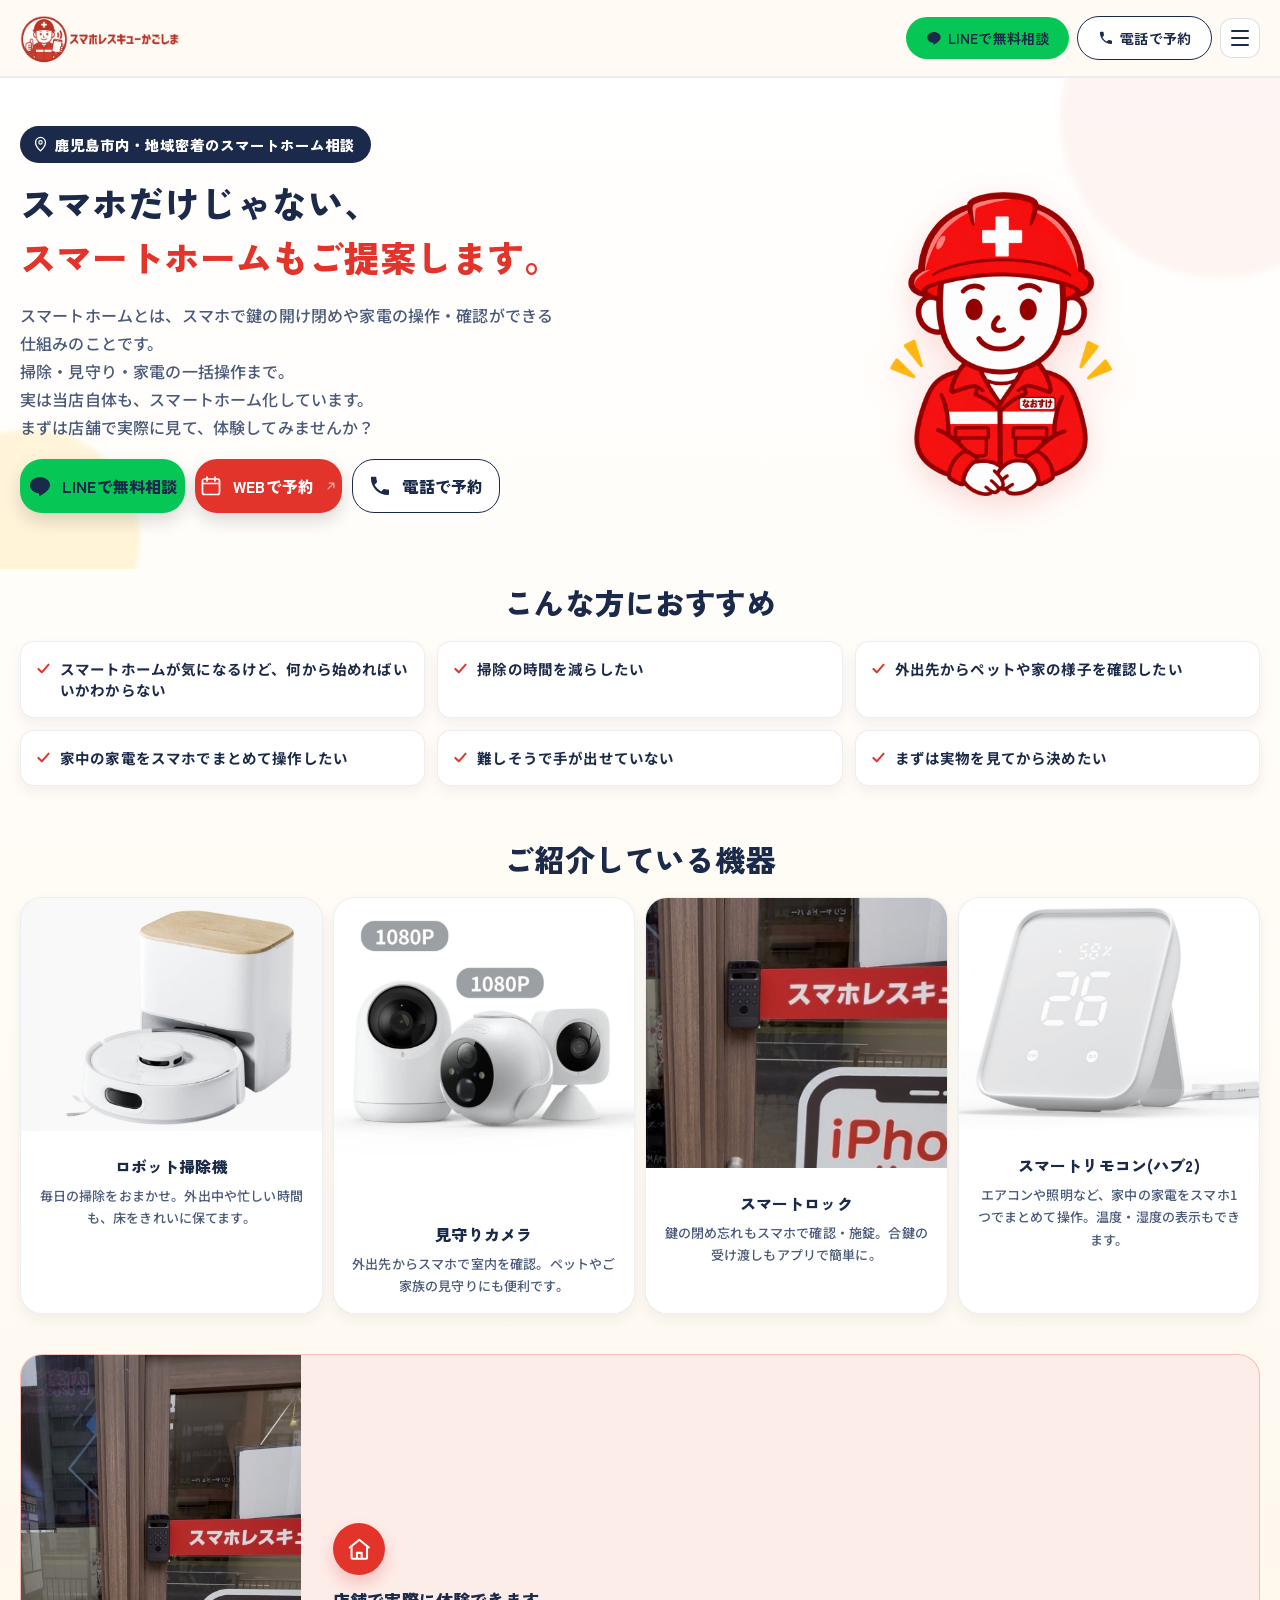
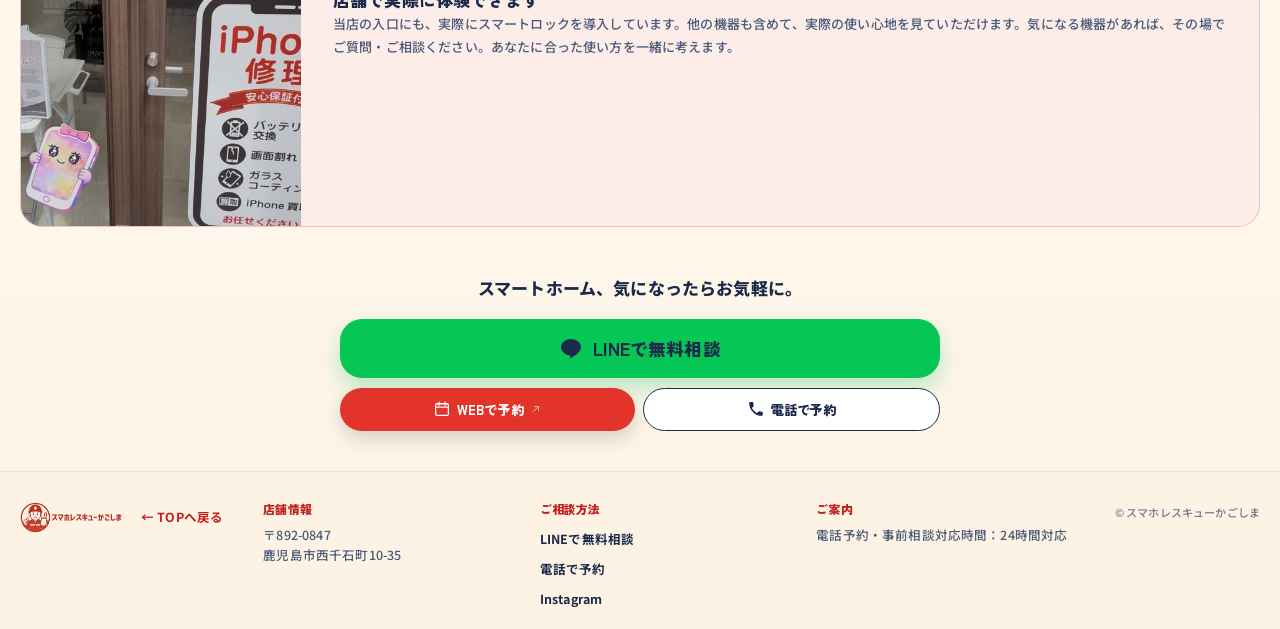
<file: smarthome.html>
<!DOCTYPE html>
<html lang="ja">
<head>
<meta charset="UTF-8">
<meta name="viewport" content="width=device-width, initial-scale=1.0">
<!-- Google tag (gtag.js) -->
<script async src="https://www.googletagmanager.com/gtag/js?id=G-GHH91R5YX4"></script>
<script>
  window.dataLayer = window.dataLayer || [];
  function gtag(){dataLayer.push(arguments);}
  gtag('js', new Date());

  gtag('config', 'G-GHH91R5YX4');
</script>
<title>スマートホームのご相談｜スマホレスキューかごしま</title>
<meta name="description" content="ロボット掃除機・見守りカメラ・スマートリモコンなどをご紹介。当店自体もスマートホーム化しており、実際に体験しながらご相談いただけます。">
<meta property="og:type" content="website">
<meta property="og:site_name" content="スマホレスキューかごしま">
<meta property="og:locale" content="ja_JP">
<meta property="og:url" content="https://sumaho-rescue-kagoshima.com/smarthome.html">
<link rel="canonical" href="https://sumaho-rescue-kagoshima.com/smarthome.html">
<meta property="og:title" content="スマートホームのご相談｜スマホレスキューかごしま">
<meta property="og:description" content="ロボット掃除機・見守りカメラ・スマートリモコンなどをご紹介。当店自体もスマートホーム化しており、実際に体験しながらご相談いただけます。">
<meta property="og:image" content="https://sumaho-rescue-kagoshima.com/assets/ogp-image.jpg">
<meta property="og:image:width" content="1200">
<meta property="og:image:height" content="630">
<meta name="twitter:card" content="summary_large_image">
<meta name="twitter:title" content="スマートホームのご相談｜スマホレスキューかごしま">
<meta name="twitter:description" content="ロボット掃除機・見守りカメラ・スマートリモコンなどをご紹介。当店自体もスマートホーム化しており、実際に体験しながらご相談いただけます。">
<meta name="twitter:image" content="https://sumaho-rescue-kagoshima.com/assets/ogp-image.jpg">
<script type="application/ld+json">
{
  "@context": "https://schema.org",
  "@type": "LocalBusiness",
  "name": "スマホレスキューかごしま",
  "image": "https://sumaho-rescue-kagoshima.com/assets/logo.png",
  "telephone": "+81 70-9006-3399",
  "priceRange": "¥",
  "address": {
    "@type": "PostalAddress",
    "streetAddress": "西千石町10-35",
    "addressLocality": "鹿児島市",
    "addressRegion": "鹿児島県",
    "postalCode": "892-0847",
    "addressCountry": "JP"
  },
  "openingHoursSpecification": [
    { "@type": "OpeningHoursSpecification", "dayOfWeek": "Tuesday", "opens": "12:00", "closes": "15:00" },
    { "@type": "OpeningHoursSpecification", "dayOfWeek": ["Wednesday", "Thursday", "Friday"], "opens": "12:00", "closes": "18:00" },
    { "@type": "OpeningHoursSpecification", "dayOfWeek": "Saturday", "opens": "11:00", "closes": "17:00" }
  ],
  "url": "https://sumaho-rescue-kagoshima.com/smarthome.html"
}
</script>
<link rel="icon" href="favicon.ico" sizes="any">
<link rel="icon" type="image/png" sizes="32x32" href="assets/favicon-32x32.png">
<link rel="icon" type="image/png" sizes="16x16" href="assets/favicon-16x16.png">
<link rel="apple-touch-icon" href="assets/apple-touch-icon.png">
<link rel="preconnect" href="https://fonts.googleapis.com">
<link rel="preconnect" href="https://fonts.gstatic.com" crossorigin>
<link href="https://fonts.googleapis.com/css2?family=Zen+Kaku+Gothic+New:wght@500;700;900&family=Noto+Sans+JP:wght@400;500;700&display=swap" rel="stylesheet">
<link rel="stylesheet" href="css/style.css">
<link rel="stylesheet" href="css/smarthome.css">
</head>
<body>

<header class="site-header">
  <div class="container header-inner">
    <a href="index.html" class="brand" aria-label="スマホレスキューかごしま トップへ">
      <img class="brand-logo" src="assets/logo.png" alt="スマホレスキューかごしま">
    </a>

    <div class="header-actions">
      <a class="btn-header is-line" href="https://lin.ee/Uz1YoakM" target="_blank" rel="noopener" aria-label="LINEで無料相談">
        <svg class="btn-header-icon" viewBox="0 0 24 24" fill="none" aria-hidden="true"><path d="M12 3C6.48 3 2 6.69 2 11.2c0 4 3.53 7.36 8.31 8.02.32.07.76.21.87.49.1.25.06.65.03.9l-.14.9c-.04.25-.2.98.86.53s5.69-3.35 7.76-5.74C21.02 14.5 22 12.95 22 11.2 22 6.69 17.52 3 12 3Z" fill="currentColor"/></svg>
        <span>LINEで無料相談</span>
      </a>
      <a class="btn-header is-tel" href="tel:07090063399" aria-label="電話で予約">
        <svg class="btn-header-icon" viewBox="0 0 24 24" fill="none" aria-hidden="true"><path d="M6.6 10.8c1.4 2.8 3.8 5.2 6.6 6.6l2.2-2.2c.3-.3.7-.4 1-.2 1.1.4 2.3.6 3.5.6.6 0 1.1.5 1.1 1.1V20c0 .6-.5 1.1-1.1 1.1C10.6 21.1 2.9 13.4 2.9 3.9 2.9 3.3 3.4 2.8 4 2.8h3.3c.6 0 1.1.5 1.1 1.1 0 1.2.2 2.4.6 3.5.1.4 0 .8-.2 1L6.6 10.8Z" fill="currentColor"/></svg>
        <span>電話で予約</span>
      </a>
      <button class="hamburger" type="button" aria-label="メニューを開く" aria-expanded="false">
        <span></span><span></span><span></span>
      </button>
    </div>
  </div>

  <nav class="mobile-menu" aria-label="モバイルメニュー">
    <div class="mobile-menu-inner">
      <a class="btn-header is-line" href="https://lin.ee/Uz1YoakM" target="_blank" rel="noopener">
        <svg class="btn-header-icon" viewBox="0 0 24 24" fill="none" aria-hidden="true"><path d="M12 3C6.48 3 2 6.69 2 11.2c0 4 3.53 7.36 8.31 8.02.32.07.76.21.87.49.1.25.06.65.03.9l-.14.9c-.04.25-.2.98.86.53s5.69-3.35 7.76-5.74C21.02 14.5 22 12.95 22 11.2 22 6.69 17.52 3 12 3Z" fill="currentColor"/></svg>
        <span>LINEで無料相談</span>
      </a>
      <a class="btn-header is-web" href="https://calendar.app.google/Z8XRNBMJLuV36Su36" target="_blank" rel="noopener">
        <svg class="btn-header-icon" viewBox="0 0 24 24" fill="none" aria-hidden="true"><rect x="3.5" y="5" width="17" height="15.5" rx="2" stroke="currentColor" stroke-width="1.7"/><path d="M3.5 9.5h17M8 3v4M16 3v4" stroke="currentColor" stroke-width="1.7" stroke-linecap="round"/></svg>
        <span>WEBで予約</span>
      </a>
      <a class="btn-header is-tel" href="tel:07090063399">
        <svg class="btn-header-icon" viewBox="0 0 24 24" fill="none" aria-hidden="true"><path d="M6.6 10.8c1.4 2.8 3.8 5.2 6.6 6.6l2.2-2.2c.3-.3.7-.4 1-.2 1.1.4 2.3.6 3.5.6.6 0 1.1.5 1.1 1.1V20c0 .6-.5 1.1-1.1 1.1C10.6 21.1 2.9 13.4 2.9 3.9 2.9 3.3 3.4 2.8 4 2.8h3.3c.6 0 1.1.5 1.1 1.1 0 1.2.2 2.4.6 3.5.1.4 0 .8-.2 1L6.6 10.8Z" fill="currentColor"/></svg>
        <span>電話で予約</span>
      </a>
    </div>
  </nav>
</header>

<main>
  <section class="detail-hero" aria-label="スマートホーム メインビジュアル">
    <div class="hero-blob blob-1" aria-hidden="true"></div>
    <div class="hero-blob blob-2" aria-hidden="true"></div>

    <div class="container detail-hero-badge">
      <p class="hero-local-badge">
        <svg viewBox="0 0 24 24" fill="none" aria-hidden="true"><path d="M12 21s7-6.8 7-12a7 7 0 0 0-14 0c0 5.2 7 12 7 12z" stroke="currentColor" stroke-width="1.8" stroke-linejoin="round"/><circle cx="12" cy="9" r="2.4" stroke="currentColor" stroke-width="1.6"/></svg>
        鹿児島市内・地域密着のスマートホーム相談
      </p>
    </div>

    <div class="container detail-hero-inner">
      <h1 class="detail-title">
        スマホだけじゃない、<br>
        <span class="accent">スマートホームもご提案します。</span>
      </h1>

      <div class="detail-figure">
        <img src="assets/naosuke-listening.png" alt="スマホレスキューかごしまの公式キャラクター なおすけ。赤いヘルメットに白い十字、赤い作業服姿で、両手を合わせて優しく微笑んでいる。">
      </div>

      <p class="detail-subcopy">
        スマートホームとは、スマホで鍵の開け閉めや家電の操作・確認ができる仕組みのことです。<br class="br-mobile">
        掃除・見守り・家電の一括操作まで。<br class="br-mobile">
        実は当店自体も、スマートホーム化しています。<br class="br-mobile">
        まずは店舗で実際に見て、体験してみませんか？
      </p>

      <div class="hero-ctas">
        <a class="btn-cta is-line" href="https://lin.ee/Uz1YoakM" target="_blank" rel="noopener">
          <svg class="cta-icon" viewBox="0 0 24 24" fill="none" aria-hidden="true"><path d="M12 3C6.48 3 2 6.69 2 11.2c0 4 3.53 7.36 8.31 8.02.32.07.76.21.87.49.1.25.06.65.03.9l-.14.9c-.04.25-.2.98.86.53s5.69-3.35 7.76-5.74C21.02 14.5 22 12.95 22 11.2 22 6.69 17.52 3 12 3Z" fill="currentColor"/></svg>
          LINEで無料相談
        </a>
        <a class="btn-cta is-web" href="https://calendar.app.google/Z8XRNBMJLuV36Su36" target="_blank" rel="noopener">
          <svg class="cta-icon" viewBox="0 0 24 24" fill="none" aria-hidden="true"><rect x="3.5" y="5" width="17" height="15.5" rx="2" stroke="currentColor" stroke-width="1.7"/><path d="M3.5 9.5h17M8 3v4M16 3v4" stroke="currentColor" stroke-width="1.7" stroke-linecap="round"/></svg>
          WEBで予約
          <svg class="cta-external-icon" viewBox="0 0 24 24" fill="none" aria-hidden="true"><path d="M7 17 17 7M9 7h8v8" stroke="currentColor" stroke-width="2" stroke-linecap="round" stroke-linejoin="round"/></svg>
        </a>
        <a class="btn-cta is-tel" href="tel:07090063399">
          <svg class="cta-icon" viewBox="0 0 24 24" fill="none" aria-hidden="true"><path d="M6.6 10.8c1.4 2.8 3.8 5.2 6.6 6.6l2.2-2.2c.3-.3.7-.4 1-.2 1.1.4 2.3.6 3.5.6.6 0 1.1.5 1.1 1.1V20c0 .6-.5 1.1-1.1 1.1C10.6 21.1 2.9 13.4 2.9 3.9 2.9 3.3 3.4 2.8 4 2.8h3.3c.6 0 1.1.5 1.1 1.1 0 1.2.2 2.4.6 3.5.1.4 0 .8-.2 1L6.6 10.8Z" fill="currentColor"/></svg>
          電話で予約
        </a>
      </div>
    </div>
  </section>

  <section class="detail-worries-section" aria-label="こんな方におすすめ">
    <div class="container">
      <h2 class="section-title">こんな方におすすめ</h2>

      <ul class="worry-check-grid">
        <li class="worry-check-item">
          <svg class="check" viewBox="0 0 20 20" fill="none" aria-hidden="true"><path d="M4 10.5l4 4 8-9" stroke="currentColor" stroke-width="2.4" stroke-linecap="round" stroke-linejoin="round"/></svg>
          <span>スマートホームが気になるけど、何から始めればいいかわからない</span>
        </li>
        <li class="worry-check-item">
          <svg class="check" viewBox="0 0 20 20" fill="none" aria-hidden="true"><path d="M4 10.5l4 4 8-9" stroke="currentColor" stroke-width="2.4" stroke-linecap="round" stroke-linejoin="round"/></svg>
          <span>掃除の時間を減らしたい</span>
        </li>
        <li class="worry-check-item">
          <svg class="check" viewBox="0 0 20 20" fill="none" aria-hidden="true"><path d="M4 10.5l4 4 8-9" stroke="currentColor" stroke-width="2.4" stroke-linecap="round" stroke-linejoin="round"/></svg>
          <span>外出先からペットや家の様子を確認したい</span>
        </li>
        <li class="worry-check-item">
          <svg class="check" viewBox="0 0 20 20" fill="none" aria-hidden="true"><path d="M4 10.5l4 4 8-9" stroke="currentColor" stroke-width="2.4" stroke-linecap="round" stroke-linejoin="round"/></svg>
          <span>家中の家電をスマホでまとめて操作したい</span>
        </li>
        <li class="worry-check-item">
          <svg class="check" viewBox="0 0 20 20" fill="none" aria-hidden="true"><path d="M4 10.5l4 4 8-9" stroke="currentColor" stroke-width="2.4" stroke-linecap="round" stroke-linejoin="round"/></svg>
          <span>難しそうで手が出せていない</span>
        </li>
        <li class="worry-check-item">
          <svg class="check" viewBox="0 0 20 20" fill="none" aria-hidden="true"><path d="M4 10.5l4 4 8-9" stroke="currentColor" stroke-width="2.4" stroke-linecap="round" stroke-linejoin="round"/></svg>
          <span>まずは実物を見てから決めたい</span>
        </li>
      </ul>
    </div>
  </section>

  <section class="benefits-section" aria-label="ご紹介している機器">
    <div class="container">
      <h2 class="section-title">ご紹介している機器</h2>

      <div class="benefits-grid">
        <div class="benefit-card has-photo">
          <div class="benefit-photo">
            <img src="assets/smarthome-vacuum.jpg" loading="lazy" alt="ご紹介しているロボット掃除機">
          </div>
          <div class="benefit-body">
            <h3>ロボット掃除機</h3>
            <p>毎日の掃除をおまかせ。外出中や忙しい時間も、床をきれいに保てます。</p>
          </div>
        </div>

        <div class="benefit-card has-photo">
          <div class="benefit-photo">
            <img src="assets/smarthome-camera.jpg" loading="lazy" alt="ご紹介している見守りカメラ">
          </div>
          <div class="benefit-body">
            <h3>見守りカメラ</h3>
            <p>外出先からスマホで室内を確認。ペットやご家族の見守りにも便利です。</p>
          </div>
        </div>

        <div class="benefit-card has-photo">
          <div class="benefit-photo">
            <img src="assets/smarthome-lock-card.jpg" loading="lazy" alt="当店の入口に実際に導入しているスマートロック">
          </div>
          <div class="benefit-body">
            <h3>スマートロック</h3>
            <p>鍵の閉め忘れもスマホで確認・施錠。合鍵の受け渡しもアプリで簡単に。</p>
          </div>
        </div>

        <div class="benefit-card has-photo">
          <div class="benefit-photo">
            <img src="assets/smarthome-hub.jpg" loading="lazy" alt="当店にあるSwitchBotハブ2。温度・湿度を表示しながら家電をリモコン操作できる">
          </div>
          <div class="benefit-body">
            <h3>スマートリモコン(ハブ2)</h3>
            <p>エアコンや照明など、家中の家電をスマホ1つでまとめて操作。温度・湿度の表示もできます。</p>
          </div>
        </div>
      </div>
    </div>
  </section>

  <section class="experience-section" aria-label="店舗で体験できます">
    <div class="container">
      <div class="experience-card">
        <div class="experience-photo">
          <img src="assets/smarthome-lock.jpg" loading="lazy" alt="スマホレスキューかごしま店舗の入口に実際に設置されているスマートロック">
        </div>
        <div class="experience-body">
          <span class="experience-icon">
            <svg viewBox="0 0 24 24" fill="none" aria-hidden="true"><path d="M4 10.5 12 4l8 6.5" stroke="currentColor" stroke-width="1.7" stroke-linecap="round" stroke-linejoin="round"/><path d="M5.5 9.5V19a1 1 0 0 0 1 1h11a1 1 0 0 0 1-1V9.5" stroke="currentColor" stroke-width="1.7" stroke-linecap="round" stroke-linejoin="round"/><path d="M10 20v-5h4v5" stroke="currentColor" stroke-width="1.7" stroke-linejoin="round"/></svg>
          </span>
          <div>
            <h2>店舗で実際に体験できます</h2>
            <p>当店の入口にも、実際にスマートロックを導入しています。他の機器も含めて、実際の使い心地を見ていただけます。気になる機器があれば、その場でご質問・ご相談ください。あなたに合った使い方を一緒に考えます。</p>
          </div>
        </div>
      </div>
    </div>
  </section>

  <section class="consult-cta-section" aria-label="ご相談CTA">
    <div class="container">
      <p class="consult-cta-lead">スマートホーム、<br class="card-break">気になったらお気軽に。</p>

      <div class="hero-ctas">
        <a class="btn-cta is-line is-primary" href="https://lin.ee/Uz1YoakM" target="_blank" rel="noopener">
          <svg class="cta-icon" viewBox="0 0 24 24" fill="none" aria-hidden="true"><path d="M12 3C6.48 3 2 6.69 2 11.2c0 4 3.53 7.36 8.31 8.02.32.07.76.21.87.49.1.25.06.65.03.9l-.14.9c-.04.25-.2.98.86.53s5.69-3.35 7.76-5.74C21.02 14.5 22 12.95 22 11.2 22 6.69 17.52 3 12 3Z" fill="currentColor"/></svg>
          LINEで無料相談
        </a>
        <div class="hero-ctas-sub">
          <a class="btn-cta is-web is-sub" href="https://calendar.app.google/Z8XRNBMJLuV36Su36" target="_blank" rel="noopener">
            <svg class="cta-icon" viewBox="0 0 24 24" fill="none" aria-hidden="true"><rect x="3.5" y="5" width="17" height="15.5" rx="2" stroke="currentColor" stroke-width="1.7"/><path d="M3.5 9.5h17M8 3v4M16 3v4" stroke="currentColor" stroke-width="1.7" stroke-linecap="round"/></svg>
            WEBで予約
            <svg class="cta-external-icon" viewBox="0 0 24 24" fill="none" aria-hidden="true"><path d="M7 17 17 7M9 7h8v8" stroke="currentColor" stroke-width="2" stroke-linecap="round" stroke-linejoin="round"/></svg>
          </a>
          <a class="btn-cta is-tel is-sub" href="tel:07090063399">
            <svg class="cta-icon" viewBox="0 0 24 24" fill="none" aria-hidden="true"><path d="M6.6 10.8c1.4 2.8 3.8 5.2 6.6 6.6l2.2-2.2c.3-.3.7-.4 1-.2 1.1.4 2.3.6 3.5.6.6 0 1.1.5 1.1 1.1V20c0 .6-.5 1.1-1.1 1.1C10.6 21.1 2.9 13.4 2.9 3.9 2.9 3.3 3.4 2.8 4 2.8h3.3c.6 0 1.1.5 1.1 1.1 0 1.2.2 2.4.6 3.5.1.4 0 .8-.2 1L6.6 10.8Z" fill="currentColor"/></svg>
            電話で予約
          </a>
        </div>
      </div>
    </div>
  </section>
</main>

<footer class="site-footer">
  <div class="container footer-inner">
    <div class="footer-brand">
      <a href="index.html">
        <img class="footer-logo" src="assets/logo.png" loading="lazy" alt="スマホレスキューかごしま">
      </a>
      <a class="footer-top-link" href="index.html">← TOPへ戻る</a>
    </div>

    <div class="footer-cols">
      <div class="footer-col">
        <h3>店舗情報</h3>
        <p>〒892-0847<br>鹿児島市西千石町10-35</p>
      </div>

      <div class="footer-col">
        <h3>ご相談方法</h3>
        <ul>
          <li><a href="https://lin.ee/Uz1YoakM" target="_blank" rel="noopener">LINEで無料相談</a></li>
          <li><a href="tel:07090063399">電話で予約</a></li>
          <li><a href="https://www.instagram.com/sumaho.rescue_kagoshima?igsi=YWV0YnBmMm1xNmZ6&utm_source=qr" target="_blank" rel="noopener">Instagram</a></li>
        </ul>
      </div>

      <div class="footer-col">
        <h3>ご案内</h3>
        <p>電話予約・事前相談対応時間：24時間対応</p>
      </div>
    </div>

    <p class="footer-copy">&copy; スマホレスキューかごしま</p>
  </div>
</footer>

<script src="js/main.js"></script>
</body>
</html>
</file>
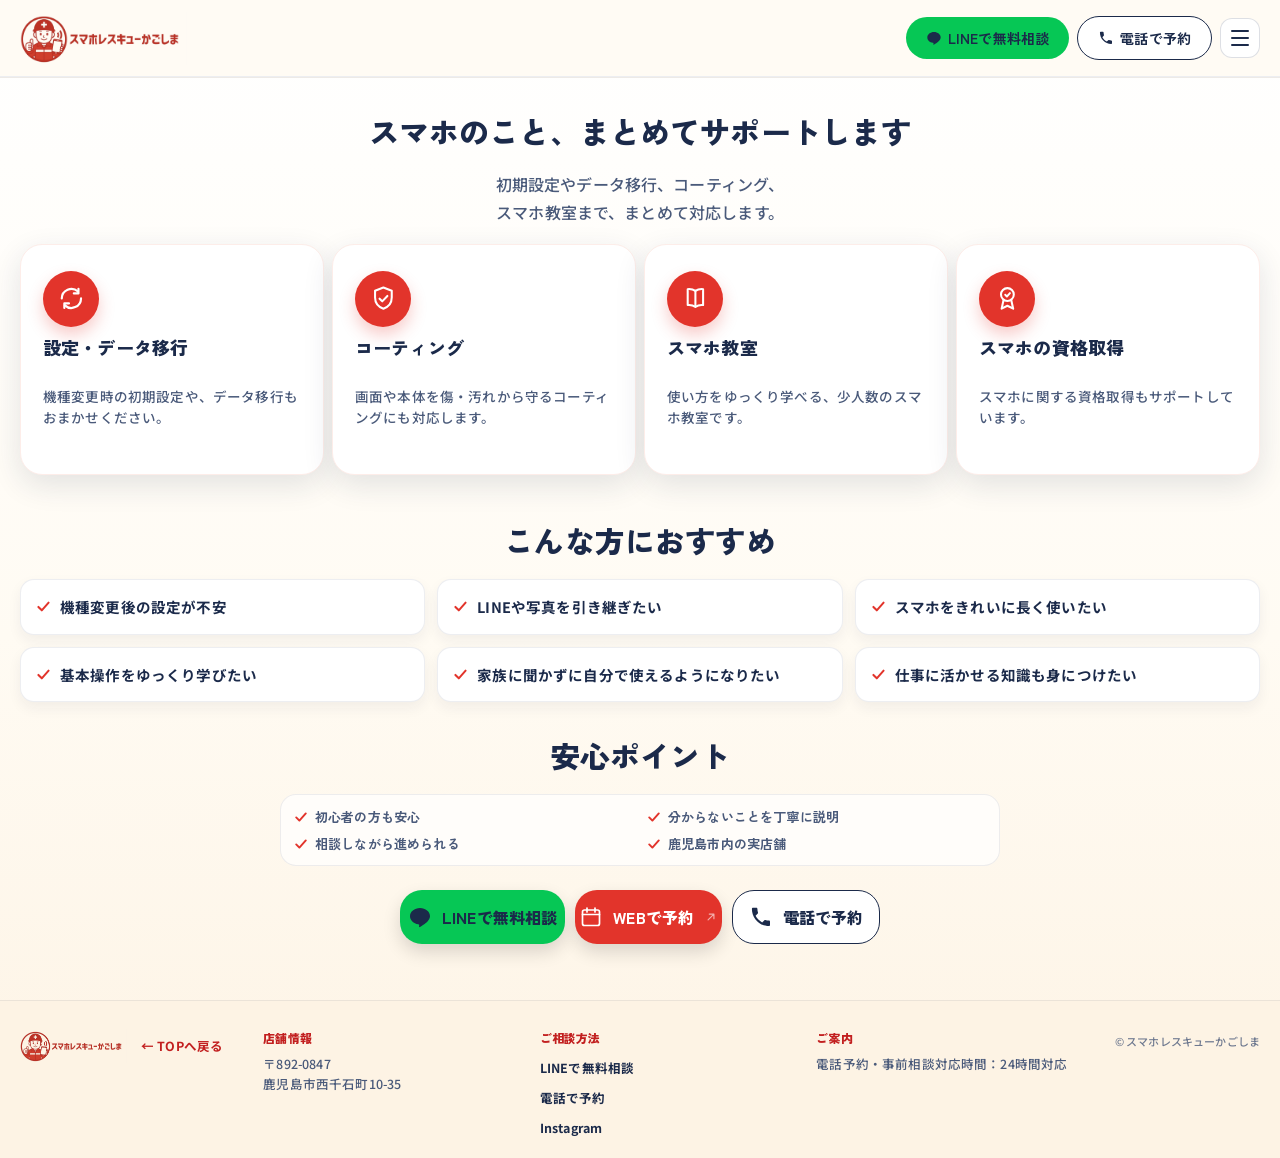
<file: subservices.html>
<!DOCTYPE html>
<html lang="ja">
<head>
<meta charset="UTF-8">
<meta name="viewport" content="width=device-width, initial-scale=1.0">
<!-- Google tag (gtag.js) -->
<script async src="https://www.googletagmanager.com/gtag/js?id=G-GHH91R5YX4"></script>
<script>
  window.dataLayer = window.dataLayer || [];
  function gtag(){dataLayer.push(arguments);}
  gtag('js', new Date());

  gtag('config', 'G-GHH91R5YX4');
</script>
<title>設定・データ移行・コーティング・スマホ教室・資格取得｜スマホレスキューかごしま</title>
<meta name="description" content="初期設定・データ移行・コーティング・スマホ教室まで。「ちょっと聞きたい」ことも、鹿児島市の「スマホレスキューかごしま」にお気軽にご相談ください。">
<meta property="og:type" content="website">
<meta property="og:site_name" content="スマホレスキューかごしま">
<meta property="og:locale" content="ja_JP">
<meta property="og:url" content="https://sumaho-rescue-kagoshima.com/subservices.html">
<link rel="canonical" href="https://sumaho-rescue-kagoshima.com/subservices.html">
<meta property="og:title" content="設定・データ移行・コーティング・スマホ教室・資格取得｜スマホレスキューかごしま">
<meta property="og:description" content="初期設定・データ移行・コーティング・スマホ教室まで。「ちょっと聞きたい」ことも、鹿児島市の「スマホレスキューかごしま」にお気軽にご相談ください。">
<meta property="og:image" content="https://sumaho-rescue-kagoshima.com/assets/ogp-image.jpg">
<meta property="og:image:width" content="1200">
<meta property="og:image:height" content="630">
<meta name="twitter:card" content="summary_large_image">
<meta name="twitter:title" content="設定・データ移行・コーティング・スマホ教室・資格取得｜スマホレスキューかごしま">
<meta name="twitter:description" content="初期設定・データ移行・コーティング・スマホ教室まで。「ちょっと聞きたい」ことも、鹿児島市の「スマホレスキューかごしま」にお気軽にご相談ください。">
<meta name="twitter:image" content="https://sumaho-rescue-kagoshima.com/assets/ogp-image.jpg">
<script type="application/ld+json">
{
  "@context": "https://schema.org",
  "@type": "LocalBusiness",
  "name": "スマホレスキューかごしま",
  "image": "https://sumaho-rescue-kagoshima.com/assets/logo.png",
  "telephone": "+81 70-9006-3399",
  "priceRange": "¥",
  "address": {
    "@type": "PostalAddress",
    "streetAddress": "西千石町10-35",
    "addressLocality": "鹿児島市",
    "addressRegion": "鹿児島県",
    "postalCode": "892-0847",
    "addressCountry": "JP"
  },
  "openingHoursSpecification": [
    { "@type": "OpeningHoursSpecification", "dayOfWeek": "Tuesday", "opens": "12:00", "closes": "15:00" },
    { "@type": "OpeningHoursSpecification", "dayOfWeek": ["Wednesday", "Thursday", "Friday"], "opens": "12:00", "closes": "18:00" },
    { "@type": "OpeningHoursSpecification", "dayOfWeek": "Saturday", "opens": "11:00", "closes": "17:00" }
  ],
  "url": "https://sumaho-rescue-kagoshima.com/subservices.html"
}
</script>
<link rel="icon" href="favicon.ico" sizes="any">
<link rel="icon" type="image/png" sizes="32x32" href="assets/favicon-32x32.png">
<link rel="icon" type="image/png" sizes="16x16" href="assets/favicon-16x16.png">
<link rel="apple-touch-icon" href="assets/apple-touch-icon.png">
<link rel="preconnect" href="https://fonts.googleapis.com">
<link rel="preconnect" href="https://fonts.gstatic.com" crossorigin>
<link href="https://fonts.googleapis.com/css2?family=Zen+Kaku+Gothic+New:wght@500;700;900&family=Noto+Sans+JP:wght@400;500;700&display=swap" rel="stylesheet">
<link rel="stylesheet" href="css/style.css">
<link rel="stylesheet" href="css/subservices.css">
</head>
<body>

<header class="site-header">
  <div class="container header-inner">
    <a href="index.html" class="brand" aria-label="スマホレスキューかごしま トップへ">
      <img class="brand-logo" src="assets/logo.png" alt="スマホレスキューかごしま">
    </a>

    <div class="header-actions">
      <a class="btn-header is-line" href="https://lin.ee/Uz1YoakM" target="_blank" rel="noopener" aria-label="LINEで無料相談">
        <svg class="btn-header-icon" viewBox="0 0 24 24" fill="none" aria-hidden="true"><path d="M12 3C6.48 3 2 6.69 2 11.2c0 4 3.53 7.36 8.31 8.02.32.07.76.21.87.49.1.25.06.65.03.9l-.14.9c-.04.25-.2.98.86.53s5.69-3.35 7.76-5.74C21.02 14.5 22 12.95 22 11.2 22 6.69 17.52 3 12 3Z" fill="currentColor"/></svg>
        <span>LINEで無料相談</span>
      </a>
      <a class="btn-header is-tel" href="tel:07090063399" aria-label="電話で予約">
        <svg class="btn-header-icon" viewBox="0 0 24 24" fill="none" aria-hidden="true"><path d="M6.6 10.8c1.4 2.8 3.8 5.2 6.6 6.6l2.2-2.2c.3-.3.7-.4 1-.2 1.1.4 2.3.6 3.5.6.6 0 1.1.5 1.1 1.1V20c0 .6-.5 1.1-1.1 1.1C10.6 21.1 2.9 13.4 2.9 3.9 2.9 3.3 3.4 2.8 4 2.8h3.3c.6 0 1.1.5 1.1 1.1 0 1.2.2 2.4.6 3.5.1.4 0 .8-.2 1L6.6 10.8Z" fill="currentColor"/></svg>
        <span>電話で予約</span>
      </a>
      <button class="hamburger" type="button" aria-label="メニューを開く" aria-expanded="false">
        <span></span><span></span><span></span>
      </button>
    </div>
  </div>

  <nav class="mobile-menu" aria-label="モバイルメニュー">
    <div class="mobile-menu-inner">
      <a class="btn-header is-line" href="https://lin.ee/Uz1YoakM" target="_blank" rel="noopener">
        <svg class="btn-header-icon" viewBox="0 0 24 24" fill="none" aria-hidden="true"><path d="M12 3C6.48 3 2 6.69 2 11.2c0 4 3.53 7.36 8.31 8.02.32.07.76.21.87.49.1.25.06.65.03.9l-.14.9c-.04.25-.2.98.86.53s5.69-3.35 7.76-5.74C21.02 14.5 22 12.95 22 11.2 22 6.69 17.52 3 12 3Z" fill="currentColor"/></svg>
        <span>LINEで無料相談</span>
      </a>
      <a class="btn-header is-web" href="https://calendar.app.google/Z8XRNBMJLuV36Su36" target="_blank" rel="noopener">
        <svg class="btn-header-icon" viewBox="0 0 24 24" fill="none" aria-hidden="true"><rect x="3.5" y="5" width="17" height="15.5" rx="2" stroke="currentColor" stroke-width="1.7"/><path d="M3.5 9.5h17M8 3v4M16 3v4" stroke="currentColor" stroke-width="1.7" stroke-linecap="round"/></svg>
        <span>WEBで予約</span>
      </a>
      <a class="btn-header is-tel" href="tel:07090063399">
        <svg class="btn-header-icon" viewBox="0 0 24 24" fill="none" aria-hidden="true"><path d="M6.6 10.8c1.4 2.8 3.8 5.2 6.6 6.6l2.2-2.2c.3-.3.7-.4 1-.2 1.1.4 2.3.6 3.5.6.6 0 1.1.5 1.1 1.1V20c0 .6-.5 1.1-1.1 1.1C10.6 21.1 2.9 13.4 2.9 3.9 2.9 3.3 3.4 2.8 4 2.8h3.3c.6 0 1.1.5 1.1 1.1 0 1.2.2 2.4.6 3.5.1.4 0 .8-.2 1L6.6 10.8Z" fill="currentColor"/></svg>
        <span>電話で予約</span>
      </a>
    </div>
  </nav>
</header>

<main>
  <section class="services sub-intro-section" aria-label="スマホのこと、まとめてサポートします">
    <div class="container">
      <h1 class="section-title">スマホのこと、<br class="card-break">まとめてサポートします</h1>
      <p class="sub-intro-desc">
        初期設定やデータ移行、コーティング、<br class="br-mobile">
        スマホ教室まで、まとめて対応します。
      </p>

      <div class="services-main">
        <a class="service-card is-main" href="setup.html">
          <span class="service-icon">
            <svg viewBox="0 0 24 24" fill="none" aria-hidden="true">
              <path d="M4.5 12a7.5 7.5 0 0 1 12.6-5.4M19.5 12a7.5 7.5 0 0 1-12.6 5.4" stroke="currentColor" stroke-width="1.7" stroke-linecap="round"/>
              <path d="M17.5 4.5v3.6h-3.6M6.5 19.5v-3.6h3.6" stroke="currentColor" stroke-width="1.7" stroke-linecap="round" stroke-linejoin="round"/>
            </svg>
          </span>
          <h3>設定・データ移行</h3>
          <p>機種変更時の初期設定や、データ移行もおまかせください。</p>
        </a>

        <a class="service-card is-main" href="coating.html">
          <span class="service-icon">
            <svg viewBox="0 0 24 24" fill="none" aria-hidden="true">
              <path d="M12 3.5l6.5 2.6v5.2c0 4.5-2.8 7.4-6.5 8.7-3.7-1.3-6.5-4.2-6.5-8.7V6.1L12 3.5z" stroke="currentColor" stroke-width="1.6" stroke-linejoin="round"/>
              <path d="M9 12.2l2.1 2.1 4-4.2" stroke="currentColor" stroke-width="1.6" stroke-linecap="round" stroke-linejoin="round"/>
            </svg>
          </span>
          <h3>コーティング</h3>
          <p>画面や本体を傷・汚れから守るコーティングにも対応します。</p>
        </a>

        <a class="service-card is-main" href="class.html">
          <span class="service-icon">
            <svg viewBox="0 0 24 24" fill="none" aria-hidden="true">
              <path d="M12 6.2c-1.6-1.1-3.8-1.6-6-1.4v12.4c2.2-.2 4.4.3 6 1.4 1.6-1.1 3.8-1.6 6-1.4V4.8c-2.2-.2-4.4.3-6 1.4z" stroke="currentColor" stroke-width="1.6" stroke-linejoin="round"/>
              <path d="M12 6.2v12.4" stroke="currentColor" stroke-width="1.6"/>
            </svg>
          </span>
          <h3>スマホ教室</h3>
          <p>使い方をゆっくり学べる、少人数のスマホ教室です。</p>
        </a>

        <a class="service-card is-main" href="license.html">
          <span class="service-icon">
            <svg viewBox="0 0 24 24" fill="none" aria-hidden="true">
              <circle cx="12" cy="9" r="5" stroke="currentColor" stroke-width="1.6"/>
              <path d="M9 13.2 7.5 20l4.5-2.3 4.5 2.3-1.5-6.8" stroke="currentColor" stroke-width="1.6" stroke-linecap="round" stroke-linejoin="round"/>
              <path d="M10.3 9.2l1.3 1.3 2.4-2.6" stroke="currentColor" stroke-width="1.5" stroke-linecap="round" stroke-linejoin="round"/>
            </svg>
          </span>
          <h3>スマホの資格取得</h3>
          <p>スマホに関する資格取得もサポートしています。</p>
        </a>
      </div>
    </div>
  </section>

  <section class="sub-worries-section" aria-label="こんな方におすすめ">
    <div class="container">
      <h2 class="section-title">こんな方におすすめ</h2>

      <ul class="worry-check-grid">
        <li class="worry-check-item">
          <svg class="check" viewBox="0 0 20 20" fill="none" aria-hidden="true"><path d="M4 10.5l4 4 8-9" stroke="currentColor" stroke-width="2.4" stroke-linecap="round" stroke-linejoin="round"/></svg>
          <span>機種変更後の<br class="card-break">設定が不安</span>
        </li>
        <li class="worry-check-item">
          <svg class="check" viewBox="0 0 20 20" fill="none" aria-hidden="true"><path d="M4 10.5l4 4 8-9" stroke="currentColor" stroke-width="2.4" stroke-linecap="round" stroke-linejoin="round"/></svg>
          <span>LINEや写真を<br class="card-break">引き継ぎたい</span>
        </li>
        <li class="worry-check-item">
          <svg class="check" viewBox="0 0 20 20" fill="none" aria-hidden="true"><path d="M4 10.5l4 4 8-9" stroke="currentColor" stroke-width="2.4" stroke-linecap="round" stroke-linejoin="round"/></svg>
          <span>スマホをきれいに<br class="card-break">長く使いたい</span>
        </li>
        <li class="worry-check-item">
          <svg class="check" viewBox="0 0 20 20" fill="none" aria-hidden="true"><path d="M4 10.5l4 4 8-9" stroke="currentColor" stroke-width="2.4" stroke-linecap="round" stroke-linejoin="round"/></svg>
          <span>基本操作を<br class="card-break">ゆっくり学びたい</span>
        </li>
        <li class="worry-check-item">
          <svg class="check" viewBox="0 0 20 20" fill="none" aria-hidden="true"><path d="M4 10.5l4 4 8-9" stroke="currentColor" stroke-width="2.4" stroke-linecap="round" stroke-linejoin="round"/></svg>
          <span>家族に聞かずに<br class="card-break">自分で使えるように<br class="card-break">なりたい</span>
        </li>
        <li class="worry-check-item">
          <svg class="check" viewBox="0 0 20 20" fill="none" aria-hidden="true"><path d="M4 10.5l4 4 8-9" stroke="currentColor" stroke-width="2.4" stroke-linecap="round" stroke-linejoin="round"/></svg>
          <span>仕事に活かせる<br class="card-break">知識も身につけたい</span>
        </li>
      </ul>
    </div>
  </section>

  <section class="sub-trust-section" aria-label="安心ポイント">
    <div class="container">
      <h2 class="section-title">安心ポイント</h2>

      <ul class="trust-list">
        <li><svg class="check" viewBox="0 0 20 20" fill="none" aria-hidden="true"><path d="M4 10.5l4 4 8-9" stroke="currentColor" stroke-width="2.4" stroke-linecap="round" stroke-linejoin="round"/></svg>初心者の方も安心</li>
        <li><svg class="check" viewBox="0 0 20 20" fill="none" aria-hidden="true"><path d="M4 10.5l4 4 8-9" stroke="currentColor" stroke-width="2.4" stroke-linecap="round" stroke-linejoin="round"/></svg>分からないことを丁寧に説明</li>
        <li><svg class="check" viewBox="0 0 20 20" fill="none" aria-hidden="true"><path d="M4 10.5l4 4 8-9" stroke="currentColor" stroke-width="2.4" stroke-linecap="round" stroke-linejoin="round"/></svg>相談しながら進められる</li>
        <li><svg class="check" viewBox="0 0 20 20" fill="none" aria-hidden="true"><path d="M4 10.5l4 4 8-9" stroke="currentColor" stroke-width="2.4" stroke-linecap="round" stroke-linejoin="round"/></svg>鹿児島市内の実店舗</li>
      </ul>

      <div class="hero-ctas sub-cta">
        <a class="btn-cta is-line" href="https://lin.ee/Uz1YoakM" target="_blank" rel="noopener">
          <svg class="cta-icon" viewBox="0 0 24 24" fill="none" aria-hidden="true"><path d="M12 3C6.48 3 2 6.69 2 11.2c0 4 3.53 7.36 8.31 8.02.32.07.76.21.87.49.1.25.06.65.03.9l-.14.9c-.04.25-.2.98.86.53s5.69-3.35 7.76-5.74C21.02 14.5 22 12.95 22 11.2 22 6.69 17.52 3 12 3Z" fill="currentColor"/></svg>
          LINEで無料相談
        </a>
        <a class="btn-cta is-web" href="https://calendar.app.google/Z8XRNBMJLuV36Su36" target="_blank" rel="noopener">
          <svg class="cta-icon" viewBox="0 0 24 24" fill="none" aria-hidden="true"><rect x="3.5" y="5" width="17" height="15.5" rx="2" stroke="currentColor" stroke-width="1.7"/><path d="M3.5 9.5h17M8 3v4M16 3v4" stroke="currentColor" stroke-width="1.7" stroke-linecap="round"/></svg>
          WEBで予約
          <svg class="cta-external-icon" viewBox="0 0 24 24" fill="none" aria-hidden="true"><path d="M7 17 17 7M9 7h8v8" stroke="currentColor" stroke-width="2" stroke-linecap="round" stroke-linejoin="round"/></svg>
        </a>
        <a class="btn-cta is-tel" href="tel:07090063399">
          <svg class="cta-icon" viewBox="0 0 24 24" fill="none" aria-hidden="true"><path d="M6.6 10.8c1.4 2.8 3.8 5.2 6.6 6.6l2.2-2.2c.3-.3.7-.4 1-.2 1.1.4 2.3.6 3.5.6.6 0 1.1.5 1.1 1.1V20c0 .6-.5 1.1-1.1 1.1C10.6 21.1 2.9 13.4 2.9 3.9 2.9 3.3 3.4 2.8 4 2.8h3.3c.6 0 1.1.5 1.1 1.1 0 1.2.2 2.4.6 3.5.1.4 0 .8-.2 1L6.6 10.8Z" fill="currentColor"/></svg>
          電話で予約
        </a>
      </div>
    </div>
  </section>
</main>

<footer class="site-footer">
  <div class="container footer-inner">
    <div class="footer-brand">
      <a href="index.html">
        <img class="footer-logo" src="assets/logo.png" loading="lazy" alt="スマホレスキューかごしま">
      </a>
      <a class="footer-top-link" href="index.html">← TOPへ戻る</a>
    </div>

    <div class="footer-cols">
      <div class="footer-col">
        <h3>店舗情報</h3>
        <p>〒892-0847<br>鹿児島市西千石町10-35</p>
      </div>

      <div class="footer-col">
        <h3>ご相談方法</h3>
        <ul>
          <li><a href="https://lin.ee/Uz1YoakM" target="_blank" rel="noopener">LINEで無料相談</a></li>
          <li><a href="tel:07090063399">電話で予約</a></li>
          <li><a href="https://www.instagram.com/sumaho.rescue_kagoshima?igsi=YWV0YnBmMm1xNmZ6&utm_source=qr" target="_blank" rel="noopener">Instagram</a></li>
        </ul>
      </div>

      <div class="footer-col">
        <h3>ご案内</h3>
        <p>電話予約・事前相談対応時間：24時間対応</p>
      </div>
    </div>

    <p class="footer-copy">&copy; スマホレスキューかごしま</p>
  </div>
</footer>

<script src="js/main.js"></script>
</body>
</html>
</file>
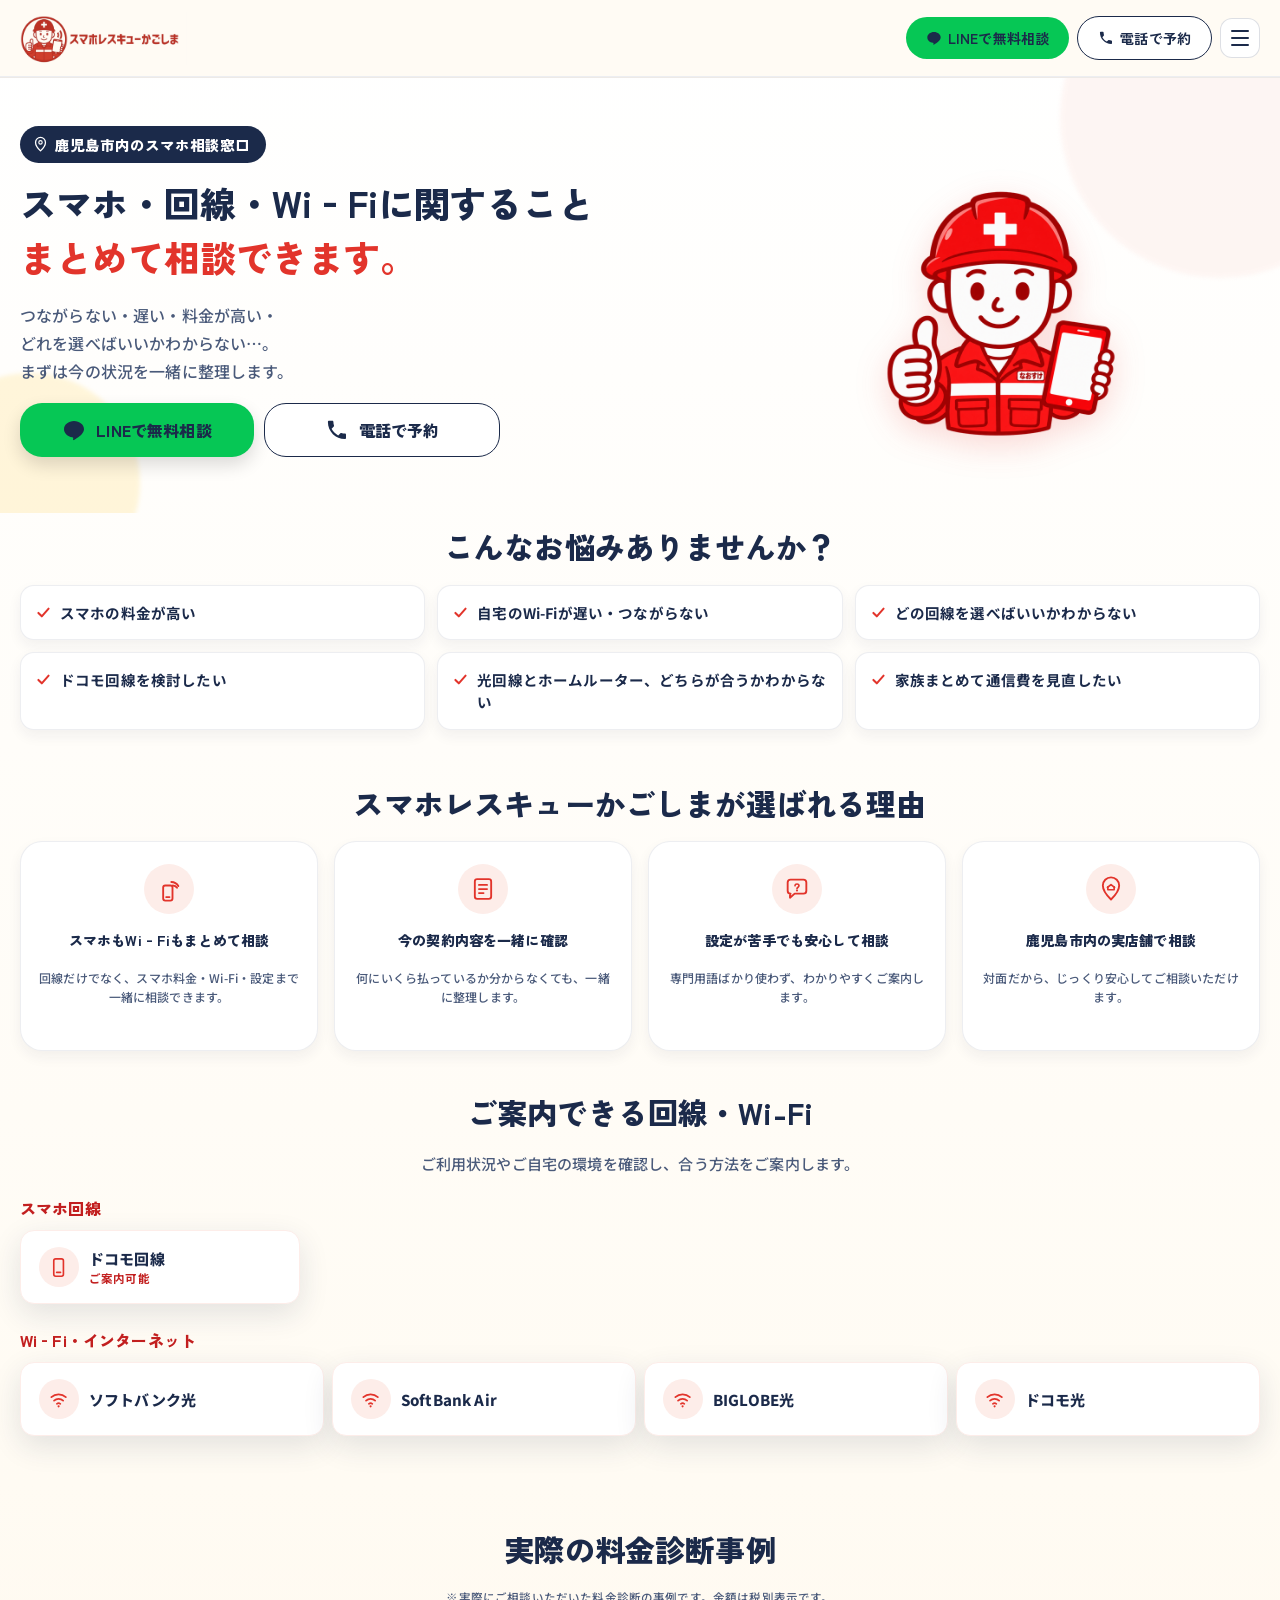
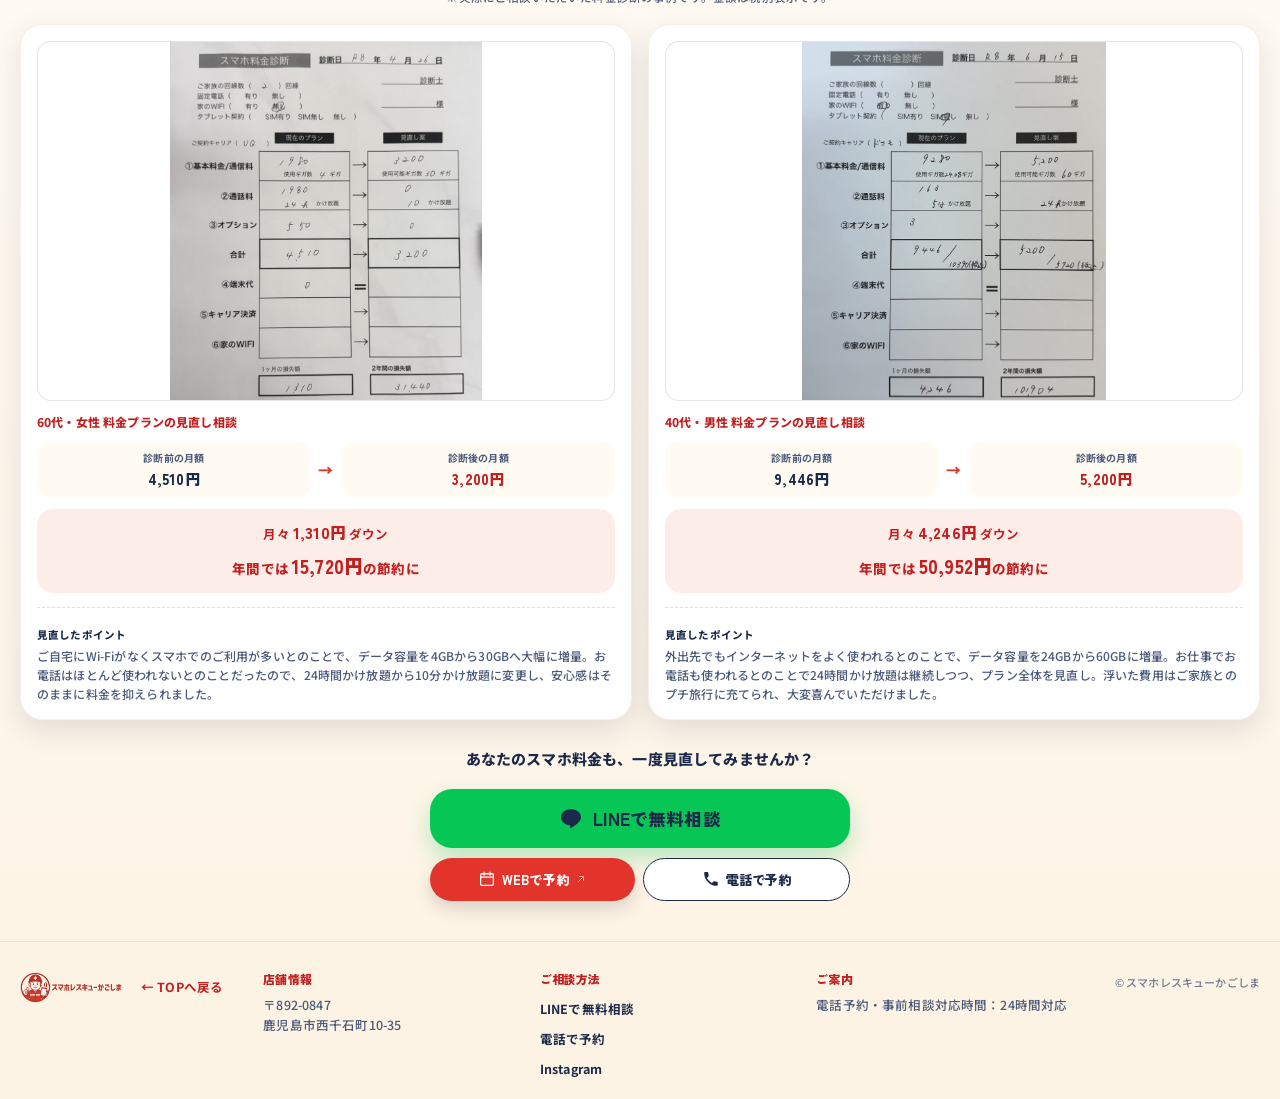
<file: wifi.html>
<!DOCTYPE html>
<html lang="ja">
<head>
<meta charset="UTF-8">
<meta name="viewport" content="width=device-width, initial-scale=1.0">
<!-- Google tag (gtag.js) -->
<script async src="https://www.googletagmanager.com/gtag/js?id=G-GHH91R5YX4"></script>
<script>
  window.dataLayer = window.dataLayer || [];
  function gtag(){dataLayer.push(arguments);}
  gtag('js', new Date());

  gtag('config', 'G-GHH91R5YX4');
</script>
<title>スマホ・Wi-Fi・回線相談｜スマホレスキューかごしま</title>
<meta name="description" content="つながらない・遅い・料金が高い・どれを選べばいいかわからない…そんなお悩みを、スマホ・Wi-Fi・回線までまとめて相談できます。鹿児島市の相談窓口です。">
<meta property="og:type" content="website">
<meta property="og:site_name" content="スマホレスキューかごしま">
<meta property="og:locale" content="ja_JP">
<meta property="og:url" content="https://sumaho-rescue-kagoshima.com/wifi.html">
<link rel="canonical" href="https://sumaho-rescue-kagoshima.com/wifi.html">
<meta property="og:title" content="スマホ・Wi-Fi・回線相談｜スマホレスキューかごしま">
<meta property="og:description" content="つながらない・遅い・料金が高い・どれを選べばいいかわからない…そんなお悩みを、スマホ・Wi-Fi・回線までまとめて相談できます。鹿児島市の相談窓口です。">
<meta property="og:image" content="https://sumaho-rescue-kagoshima.com/assets/ogp-image.jpg">
<meta property="og:image:width" content="1200">
<meta property="og:image:height" content="630">
<meta name="twitter:card" content="summary_large_image">
<meta name="twitter:title" content="スマホ・Wi-Fi・回線相談｜スマホレスキューかごしま">
<meta name="twitter:description" content="つながらない・遅い・料金が高い・どれを選べばいいかわからない…そんなお悩みを、スマホ・Wi-Fi・回線までまとめて相談できます。鹿児島市の相談窓口です。">
<meta name="twitter:image" content="https://sumaho-rescue-kagoshima.com/assets/ogp-image.jpg">
<script type="application/ld+json">
{
  "@context": "https://schema.org",
  "@type": "LocalBusiness",
  "name": "スマホレスキューかごしま",
  "image": "https://sumaho-rescue-kagoshima.com/assets/logo.png",
  "telephone": "+81 70-9006-3399",
  "priceRange": "¥",
  "address": {
    "@type": "PostalAddress",
    "streetAddress": "西千石町10-35",
    "addressLocality": "鹿児島市",
    "addressRegion": "鹿児島県",
    "postalCode": "892-0847",
    "addressCountry": "JP"
  },
  "openingHoursSpecification": [
    { "@type": "OpeningHoursSpecification", "dayOfWeek": "Tuesday", "opens": "12:00", "closes": "15:00" },
    { "@type": "OpeningHoursSpecification", "dayOfWeek": ["Wednesday", "Thursday", "Friday"], "opens": "12:00", "closes": "18:00" },
    { "@type": "OpeningHoursSpecification", "dayOfWeek": "Saturday", "opens": "11:00", "closes": "17:00" }
  ],
  "url": "https://sumaho-rescue-kagoshima.com/wifi.html"
}
</script>
<link rel="icon" href="favicon.ico" sizes="any">
<link rel="icon" type="image/png" sizes="32x32" href="assets/favicon-32x32.png">
<link rel="icon" type="image/png" sizes="16x16" href="assets/favicon-16x16.png">
<link rel="apple-touch-icon" href="assets/apple-touch-icon.png">
<link rel="preconnect" href="https://fonts.googleapis.com">
<link rel="preconnect" href="https://fonts.gstatic.com" crossorigin>
<link href="https://fonts.googleapis.com/css2?family=Zen+Kaku+Gothic+New:wght@500;700;900&family=Noto+Sans+JP:wght@400;500;700&display=swap" rel="stylesheet">
<link rel="stylesheet" href="css/style.css">
<link rel="stylesheet" href="css/wifi.css">
</head>
<body>

<header class="site-header">
  <div class="container header-inner">
    <a href="index.html" class="brand" aria-label="スマホレスキューかごしま トップへ">
      <img class="brand-logo" src="assets/logo.png" alt="スマホレスキューかごしま">
    </a>

    <div class="header-actions">
      <a class="btn-header is-line" href="https://lin.ee/Uz1YoakM" target="_blank" rel="noopener" aria-label="LINEで無料相談">
        <svg class="btn-header-icon" viewBox="0 0 24 24" fill="none" aria-hidden="true"><path d="M12 3C6.48 3 2 6.69 2 11.2c0 4 3.53 7.36 8.31 8.02.32.07.76.21.87.49.1.25.06.65.03.9l-.14.9c-.04.25-.2.98.86.53s5.69-3.35 7.76-5.74C21.02 14.5 22 12.95 22 11.2 22 6.69 17.52 3 12 3Z" fill="currentColor"/></svg>
        <span>LINEで無料相談</span>
      </a>
      <a class="btn-header is-tel" href="tel:07090063399" aria-label="電話で予約">
        <svg class="btn-header-icon" viewBox="0 0 24 24" fill="none" aria-hidden="true"><path d="M6.6 10.8c1.4 2.8 3.8 5.2 6.6 6.6l2.2-2.2c.3-.3.7-.4 1-.2 1.1.4 2.3.6 3.5.6.6 0 1.1.5 1.1 1.1V20c0 .6-.5 1.1-1.1 1.1C10.6 21.1 2.9 13.4 2.9 3.9 2.9 3.3 3.4 2.8 4 2.8h3.3c.6 0 1.1.5 1.1 1.1 0 1.2.2 2.4.6 3.5.1.4 0 .8-.2 1L6.6 10.8Z" fill="currentColor"/></svg>
        <span>電話で予約</span>
      </a>
      <button class="hamburger" type="button" aria-label="メニューを開く" aria-expanded="false">
        <span></span><span></span><span></span>
      </button>
    </div>
  </div>

  <nav class="mobile-menu" aria-label="モバイルメニュー">
    <div class="mobile-menu-inner">
      <a class="btn-header is-line" href="https://lin.ee/Uz1YoakM" target="_blank" rel="noopener">
        <svg class="btn-header-icon" viewBox="0 0 24 24" fill="none" aria-hidden="true"><path d="M12 3C6.48 3 2 6.69 2 11.2c0 4 3.53 7.36 8.31 8.02.32.07.76.21.87.49.1.25.06.65.03.9l-.14.9c-.04.25-.2.98.86.53s5.69-3.35 7.76-5.74C21.02 14.5 22 12.95 22 11.2 22 6.69 17.52 3 12 3Z" fill="currentColor"/></svg>
        <span>LINEで無料相談</span>
      </a>
      <a class="btn-header is-web" href="https://calendar.app.google/Z8XRNBMJLuV36Su36" target="_blank" rel="noopener">
        <svg class="btn-header-icon" viewBox="0 0 24 24" fill="none" aria-hidden="true"><rect x="3.5" y="5" width="17" height="15.5" rx="2" stroke="currentColor" stroke-width="1.7"/><path d="M3.5 9.5h17M8 3v4M16 3v4" stroke="currentColor" stroke-width="1.7" stroke-linecap="round"/></svg>
        <span>WEBで予約</span>
      </a>
      <a class="btn-header is-tel" href="tel:07090063399">
        <svg class="btn-header-icon" viewBox="0 0 24 24" fill="none" aria-hidden="true"><path d="M6.6 10.8c1.4 2.8 3.8 5.2 6.6 6.6l2.2-2.2c.3-.3.7-.4 1-.2 1.1.4 2.3.6 3.5.6.6 0 1.1.5 1.1 1.1V20c0 .6-.5 1.1-1.1 1.1C10.6 21.1 2.9 13.4 2.9 3.9 2.9 3.3 3.4 2.8 4 2.8h3.3c.6 0 1.1.5 1.1 1.1 0 1.2.2 2.4.6 3.5.1.4 0 .8-.2 1L6.6 10.8Z" fill="currentColor"/></svg>
        <span>電話で予約</span>
      </a>
    </div>
  </nav>
</header>

<main>
  <section class="detail-hero" aria-label="スマホ・Wi-Fi・回線相談 メインビジュアル">
    <div class="hero-blob blob-1" aria-hidden="true"></div>
    <div class="hero-blob blob-2" aria-hidden="true"></div>

    <div class="container detail-hero-badge">
      <p class="hero-local-badge">
        <svg viewBox="0 0 24 24" fill="none" aria-hidden="true"><path d="M12 21s7-6.8 7-12a7 7 0 0 0-14 0c0 5.2 7 12 7 12z" stroke="currentColor" stroke-width="1.8" stroke-linejoin="round"/><circle cx="12" cy="9" r="2.4" stroke="currentColor" stroke-width="1.6"/></svg>
        鹿児島市内のスマホ相談窓口
      </p>
    </div>

    <div class="container detail-hero-inner">
      <h1 class="detail-title">
        スマホ・回線・Wi‑Fiに関すること<br>
        <span class="accent">まとめて相談できます。</span>
      </h1>

      <div class="detail-figure">
        <img src="assets/naosuke-hero.png" alt="スマホレスキューかごしまの公式キャラクター なおすけ。赤いヘルメットに白い十字、赤い作業服姿で、片手で親指を立て、もう片方の手にスマートフォンを持っている。">
      </div>

      <p class="detail-subcopy">
        つながらない・遅い・料金が高い・<br class="br-mobile">
        どれを選べばいいかわからない…。<br class="br-mobile">
        まずは今の状況を一緒に整理します。
      </p>

      <div class="hero-ctas">
        <a class="btn-cta is-line" href="https://lin.ee/Uz1YoakM" target="_blank" rel="noopener">
          <svg class="cta-icon" viewBox="0 0 24 24" fill="none" aria-hidden="true"><path d="M12 3C6.48 3 2 6.69 2 11.2c0 4 3.53 7.36 8.31 8.02.32.07.76.21.87.49.1.25.06.65.03.9l-.14.9c-.04.25-.2.98.86.53s5.69-3.35 7.76-5.74C21.02 14.5 22 12.95 22 11.2 22 6.69 17.52 3 12 3Z" fill="currentColor"/></svg>
          LINEで無料相談
        </a>
        <a class="btn-cta is-tel" href="tel:07090063399">
          <svg class="cta-icon" viewBox="0 0 24 24" fill="none" aria-hidden="true"><path d="M6.6 10.8c1.4 2.8 3.8 5.2 6.6 6.6l2.2-2.2c.3-.3.7-.4 1-.2 1.1.4 2.3.6 3.5.6.6 0 1.1.5 1.1 1.1V20c0 .6-.5 1.1-1.1 1.1C10.6 21.1 2.9 13.4 2.9 3.9 2.9 3.3 3.4 2.8 4 2.8h3.3c.6 0 1.1.5 1.1 1.1 0 1.2.2 2.4.6 3.5.1.4 0 .8-.2 1L6.6 10.8Z" fill="currentColor"/></svg>
          電話で予約
        </a>
      </div>
    </div>
  </section>

  <section class="detail-worries-section" aria-label="こんなお悩みありませんか">
    <div class="container">
      <h2 class="section-title">こんなお悩みありませんか？</h2>

      <ul class="worry-check-grid">
        <li class="worry-check-item">
          <svg class="check" viewBox="0 0 20 20" fill="none" aria-hidden="true"><path d="M4 10.5l4 4 8-9" stroke="currentColor" stroke-width="2.4" stroke-linecap="round" stroke-linejoin="round"/></svg>
          <span>スマホの料金が高い</span>
        </li>
        <li class="worry-check-item">
          <svg class="check" viewBox="0 0 20 20" fill="none" aria-hidden="true"><path d="M4 10.5l4 4 8-9" stroke="currentColor" stroke-width="2.4" stroke-linecap="round" stroke-linejoin="round"/></svg>
          <span>自宅のWi‑Fiが遅い・つながらない</span>
        </li>
        <li class="worry-check-item">
          <svg class="check" viewBox="0 0 20 20" fill="none" aria-hidden="true"><path d="M4 10.5l4 4 8-9" stroke="currentColor" stroke-width="2.4" stroke-linecap="round" stroke-linejoin="round"/></svg>
          <span>どの回線を選べばいいかわからない</span>
        </li>
        <li class="worry-check-item">
          <svg class="check" viewBox="0 0 20 20" fill="none" aria-hidden="true"><path d="M4 10.5l4 4 8-9" stroke="currentColor" stroke-width="2.4" stroke-linecap="round" stroke-linejoin="round"/></svg>
          <span>ドコモ回線を検討したい</span>
        </li>
        <li class="worry-check-item">
          <svg class="check" viewBox="0 0 20 20" fill="none" aria-hidden="true"><path d="M4 10.5l4 4 8-9" stroke="currentColor" stroke-width="2.4" stroke-linecap="round" stroke-linejoin="round"/></svg>
          <span>光回線とホームルーター、どちらが合うかわからない</span>
        </li>
        <li class="worry-check-item">
          <svg class="check" viewBox="0 0 20 20" fill="none" aria-hidden="true"><path d="M4 10.5l4 4 8-9" stroke="currentColor" stroke-width="2.4" stroke-linecap="round" stroke-linejoin="round"/></svg>
          <span>家族まとめて通信費を見直したい</span>
        </li>
      </ul>
    </div>
  </section>

  <section class="benefits-section" aria-label="スマホレスキューかごしまが選ばれる理由">
    <div class="container">
      <h2 class="section-title">スマホレスキューかごしまが<br class="card-break">選ばれる理由</h2>

      <div class="benefits-grid">
        <div class="benefit-card">
          <span class="benefit-icon">
            <svg viewBox="0 0 24 24" fill="none" aria-hidden="true"><rect x="7" y="9" width="8" height="13" rx="1.8" stroke="currentColor" stroke-width="1.6"/><path d="M9.5 19h3" stroke="currentColor" stroke-width="1.4" stroke-linecap="round"/><path d="M14 6a7 7 0 0 1 6 3.5" stroke="currentColor" stroke-width="1.6" stroke-linecap="round"/><path d="M15.3 9a4.3 4.3 0 0 1 3.6 2" stroke="currentColor" stroke-width="1.6" stroke-linecap="round"/></svg>
          </span>
          <h3>スマホもWi‑Fiも<br class="card-break">まとめて相談</h3>
          <p>回線だけでなく、スマホ料金・Wi‑Fi・設定まで一緒に相談できます。</p>
        </div>

        <div class="benefit-card">
          <span class="benefit-icon">
            <svg viewBox="0 0 24 24" fill="none" aria-hidden="true"><rect x="5" y="3.5" width="14" height="17" rx="2" stroke="currentColor" stroke-width="1.6"/><path d="M8.5 8.5h7M8.5 12h7M8.5 15.5h4" stroke="currentColor" stroke-width="1.5" stroke-linecap="round"/></svg>
          </span>
          <h3>今の契約内容を<br class="card-break">一緒に確認</h3>
          <p>何にいくら払っているか分からなくても、一緒に整理します。</p>
        </div>

        <div class="benefit-card">
          <span class="benefit-icon">
            <svg viewBox="0 0 24 24" fill="none" aria-hidden="true"><path d="M4 6.5A2.5 2.5 0 0 1 6.5 4h11A2.5 2.5 0 0 1 20 6.5v7A2.5 2.5 0 0 1 17.5 16H10l-4 3.5V16H6.5A2.5 2.5 0 0 1 4 13.5v-7Z" stroke="currentColor" stroke-width="1.6" stroke-linejoin="round"/><path d="M10.3 9.3c0-1 .8-1.6 1.7-1.6.9 0 1.7.6 1.7 1.5 0 1.3-1.7 1.3-1.7 2.6" stroke="currentColor" stroke-width="1.4" stroke-linecap="round"/><circle cx="12" cy="13.3" r="0.9" fill="currentColor"/></svg>
          </span>
          <h3>設定が苦手でも<br class="card-break">安心して相談</h3>
          <p>専門用語ばかり使わず、わかりやすくご案内します。</p>
        </div>

        <div class="benefit-card">
          <span class="benefit-icon">
            <svg viewBox="0 0 24 24" fill="none" aria-hidden="true"><path d="M12 21s7-6.8 7-12a7 7 0 0 0-14 0c0 5.2 7 12 7 12z" stroke="currentColor" stroke-width="1.6" stroke-linejoin="round"/><path d="M9 10.6 12 8.2l3 2.4" stroke="currentColor" stroke-width="1.5" stroke-linecap="round" stroke-linejoin="round"/><path d="M9.3 10.2v2.4h5.4v-2.4" stroke="currentColor" stroke-width="1.4" stroke-linecap="round" stroke-linejoin="round"/></svg>
          </span>
          <h3>鹿児島市内の<br class="card-break">実店舗で相談</h3>
          <p>対面だから、じっくり安心してご相談いただけます。</p>
        </div>
      </div>
    </div>
  </section>

  <section class="detail-lineup-section" aria-label="ご案内できる回線・Wi-Fi">
    <div class="container">
      <h2 class="section-title">ご案内できる回線・Wi-Fi</h2>
      <p class="lineup-note">ご利用状況やご自宅の環境を確認し、合う方法をご案内します。</p>

      <h3 class="lineup-group-title">スマホ回線</h3>
      <div class="lineup-grid is-single">
        <div class="lineup-card">
          <span class="lineup-icon">
            <svg viewBox="0 0 24 24" fill="none" aria-hidden="true">
              <rect x="7" y="3" width="10" height="18" rx="2" stroke="currentColor" stroke-width="1.7"/>
              <path d="M10 17h4" stroke="currentColor" stroke-width="1.7" stroke-linecap="round"/>
            </svg>
          </span>
          <span class="lineup-card-text">
            <strong>ドコモ回線</strong>
            <em>ご案内可能</em>
          </span>
        </div>
      </div>

      <h3 class="lineup-group-title">Wi‑Fi・インターネット</h3>
      <div class="lineup-grid">
        <div class="lineup-card">
          <span class="lineup-icon">
            <svg viewBox="0 0 24 24" fill="none" aria-hidden="true">
              <path d="M4.5 9.5a11 11 0 0 1 15 0" stroke="currentColor" stroke-width="1.8" stroke-linecap="round"/>
              <path d="M7.3 13a7 7 0 0 1 9.4 0" stroke="currentColor" stroke-width="1.8" stroke-linecap="round"/>
              <path d="M10.2 16.4a3 3 0 0 1 3.6 0" stroke="currentColor" stroke-width="1.8" stroke-linecap="round"/>
              <circle cx="12" cy="19" r="1.1" fill="currentColor"/>
            </svg>
          </span>
          <span class="lineup-card-text">
            <strong>ソフトバンク光</strong>
          </span>
        </div>

        <div class="lineup-card">
          <span class="lineup-icon">
            <svg viewBox="0 0 24 24" fill="none" aria-hidden="true">
              <path d="M4.5 9.5a11 11 0 0 1 15 0" stroke="currentColor" stroke-width="1.8" stroke-linecap="round"/>
              <path d="M7.3 13a7 7 0 0 1 9.4 0" stroke="currentColor" stroke-width="1.8" stroke-linecap="round"/>
              <path d="M10.2 16.4a3 3 0 0 1 3.6 0" stroke="currentColor" stroke-width="1.8" stroke-linecap="round"/>
              <circle cx="12" cy="19" r="1.1" fill="currentColor"/>
            </svg>
          </span>
          <span class="lineup-card-text">
            <strong>SoftBank Air</strong>
          </span>
        </div>

        <div class="lineup-card">
          <span class="lineup-icon">
            <svg viewBox="0 0 24 24" fill="none" aria-hidden="true">
              <path d="M4.5 9.5a11 11 0 0 1 15 0" stroke="currentColor" stroke-width="1.8" stroke-linecap="round"/>
              <path d="M7.3 13a7 7 0 0 1 9.4 0" stroke="currentColor" stroke-width="1.8" stroke-linecap="round"/>
              <path d="M10.2 16.4a3 3 0 0 1 3.6 0" stroke="currentColor" stroke-width="1.8" stroke-linecap="round"/>
              <circle cx="12" cy="19" r="1.1" fill="currentColor"/>
            </svg>
          </span>
          <span class="lineup-card-text">
            <strong>BIGLOBE光</strong>
          </span>
        </div>

        <div class="lineup-card">
          <span class="lineup-icon">
            <svg viewBox="0 0 24 24" fill="none" aria-hidden="true">
              <path d="M4.5 9.5a11 11 0 0 1 15 0" stroke="currentColor" stroke-width="1.8" stroke-linecap="round"/>
              <path d="M7.3 13a7 7 0 0 1 9.4 0" stroke="currentColor" stroke-width="1.8" stroke-linecap="round"/>
              <path d="M10.2 16.4a3 3 0 0 1 3.6 0" stroke="currentColor" stroke-width="1.8" stroke-linecap="round"/>
              <circle cx="12" cy="19" r="1.1" fill="currentColor"/>
            </svg>
          </span>
          <span class="lineup-card-text">
            <strong>ドコモ光</strong>
          </span>
        </div>
      </div>
    </div>
  </section>

  <section class="case-section" aria-label="実際の料金診断事例">
    <div class="container">
      <h2 class="section-title">実際の料金診断事例</h2>
      <p class="case-note">※実際にご相談いただいた料金診断の事例です。金額は税別表示です。</p>

      <div class="case-grid">
        <article class="case-card">
          <img class="case-photo" src="assets/case-wifi-1.jpg" loading="lazy" alt="60代女性のお客様のスマホ料金診断シート。現在のプラン月額4,510円から見直し案3,200円への内訳が記載されている。">
          <p class="case-profile">60代・女性 料金プランの見直し相談</p>
          <div class="case-stats">
            <div class="case-stat">
              <span class="case-stat-label">診断前の月額</span>
              <span class="case-stat-value">4,510円</span>
            </div>
            <span class="case-stat-arrow" aria-hidden="true">→</span>
            <div class="case-stat">
              <span class="case-stat-label">診断後の月額</span>
              <span class="case-stat-value is-after">3,200円</span>
            </div>
          </div>
          <p class="case-highlight">月々 <strong>1,310円</strong> ダウン<br class="case-highlight-break"><span class="case-highlight-year">年間では <strong>15,720円</strong>の節約に</span></p>
          <div class="case-point">
            <span class="case-point-label">見直したポイント</span>
            <p>ご自宅にWi‑Fiがなくスマホでのご利用が多いとのことで、データ容量を4GBから30GBへ大幅に増量。お電話はほとんど使われないとのことだったので、24時間かけ放題から10分かけ放題に変更し、安心感はそのままに料金を抑えられました。</p>
          </div>
        </article>

        <article class="case-card">
          <img class="case-photo" src="assets/case-wifi-2.jpg" loading="lazy" alt="40代男性のお客様のスマホ料金診断シート。現在のプラン月額9,446円から見直し案5,200円への内訳が記載されている。">
          <p class="case-profile">40代・男性 料金プランの見直し相談</p>
          <div class="case-stats">
            <div class="case-stat">
              <span class="case-stat-label">診断前の月額</span>
              <span class="case-stat-value">9,446円</span>
            </div>
            <span class="case-stat-arrow" aria-hidden="true">→</span>
            <div class="case-stat">
              <span class="case-stat-label">診断後の月額</span>
              <span class="case-stat-value is-after">5,200円</span>
            </div>
          </div>
          <p class="case-highlight">月々 <strong>4,246円</strong> ダウン<br class="case-highlight-break"><span class="case-highlight-year">年間では <strong>50,952円</strong>の節約に</span></p>
          <div class="case-point">
            <span class="case-point-label">見直したポイント</span>
            <p>外出先でもインターネットをよく使われるとのことで、データ容量を24GBから60GBに増量。お仕事でお電話も使われるとのことで24時間かけ放題は継続しつつ、プラン全体を見直し。浮いた費用はご家族とのプチ旅行に充てられ、大変喜んでいただけました。</p>
          </div>
        </article>
      </div>
    </div>
  </section>

  <section class="consult-cta-section" aria-label="ご相談CTA">
    <div class="container">
      <p class="consult-cta-lead">あなたのスマホ料金も、<br class="card-break">一度見直してみませんか？</p>

      <div class="hero-ctas">
        <a class="btn-cta is-line is-primary" href="https://lin.ee/Uz1YoakM" target="_blank" rel="noopener">
          <svg class="cta-icon" viewBox="0 0 24 24" fill="none" aria-hidden="true"><path d="M12 3C6.48 3 2 6.69 2 11.2c0 4 3.53 7.36 8.31 8.02.32.07.76.21.87.49.1.25.06.65.03.9l-.14.9c-.04.25-.2.98.86.53s5.69-3.35 7.76-5.74C21.02 14.5 22 12.95 22 11.2 22 6.69 17.52 3 12 3Z" fill="currentColor"/></svg>
          LINEで無料相談
        </a>
        <div class="hero-ctas-sub">
          <a class="btn-cta is-web is-sub" href="https://calendar.app.google/Z8XRNBMJLuV36Su36" target="_blank" rel="noopener">
            <svg class="cta-icon" viewBox="0 0 24 24" fill="none" aria-hidden="true"><rect x="3.5" y="5" width="17" height="15.5" rx="2" stroke="currentColor" stroke-width="1.7"/><path d="M3.5 9.5h17M8 3v4M16 3v4" stroke="currentColor" stroke-width="1.7" stroke-linecap="round"/></svg>
            WEBで予約
            <svg class="cta-external-icon" viewBox="0 0 24 24" fill="none" aria-hidden="true"><path d="M7 17 17 7M9 7h8v8" stroke="currentColor" stroke-width="2" stroke-linecap="round" stroke-linejoin="round"/></svg>
          </a>
          <a class="btn-cta is-tel is-sub" href="tel:07090063399">
            <svg class="cta-icon" viewBox="0 0 24 24" fill="none" aria-hidden="true"><path d="M6.6 10.8c1.4 2.8 3.8 5.2 6.6 6.6l2.2-2.2c.3-.3.7-.4 1-.2 1.1.4 2.3.6 3.5.6.6 0 1.1.5 1.1 1.1V20c0 .6-.5 1.1-1.1 1.1C10.6 21.1 2.9 13.4 2.9 3.9 2.9 3.3 3.4 2.8 4 2.8h3.3c.6 0 1.1.5 1.1 1.1 0 1.2.2 2.4.6 3.5.1.4 0 .8-.2 1L6.6 10.8Z" fill="currentColor"/></svg>
            電話で予約
          </a>
        </div>
      </div>
    </div>
  </section>
</main>

<footer class="site-footer">
  <div class="container footer-inner">
    <div class="footer-brand">
      <a href="index.html">
        <img class="footer-logo" src="assets/logo.png" loading="lazy" alt="スマホレスキューかごしま">
      </a>
      <a class="footer-top-link" href="index.html">← TOPへ戻る</a>
    </div>

    <div class="footer-cols">
      <div class="footer-col">
        <h3>店舗情報</h3>
        <p>〒892-0847<br>鹿児島市西千石町10-35</p>
      </div>

      <div class="footer-col">
        <h3>ご相談方法</h3>
        <ul>
          <li><a href="https://lin.ee/Uz1YoakM" target="_blank" rel="noopener">LINEで無料相談</a></li>
          <li><a href="tel:07090063399">電話で予約</a></li>
          <li><a href="https://www.instagram.com/sumaho.rescue_kagoshima?igsi=YWV0YnBmMm1xNmZ6&utm_source=qr" target="_blank" rel="noopener">Instagram</a></li>
        </ul>
      </div>

      <div class="footer-col">
        <h3>ご案内</h3>
        <p>電話予約・事前相談対応時間：24時間対応</p>
      </div>
    </div>

    <p class="footer-copy">&copy; スマホレスキューかごしま</p>
  </div>
</footer>

<script src="js/main.js"></script>
</body>
</html>
</file>
<file: css/style.css>
/* ===== スマホレスキューかごしま / トップページ ファーストビュー ===== */

:root {
  --red: #E2342B;
  --red-dark: #C21F1F;
  --red-light: #FDEDE9;
  --navy: #1B2A4A;
  --navy-soft: #4A5A7A;
  --cream: #FFFBF3;
  --cream-deep: #FDF3E4;
  --line-green: #06C755;
  --line-green-dark: #05A648;
  --yellow: #FFE9A8;
  --yellow-deep: #F6C445;
  --white: #FFFFFF;
  --shadow-soft: 0 10px 30px rgba(27, 42, 74, 0.12);
  --shadow-btn: 0 8px 18px rgba(0, 0, 0, 0.14);
  --radius-lg: 22px;
  --radius-pill: 999px;
  --font-heading: "Zen Kaku Gothic New", "Hiragino Maru Gothic ProN", "Hiragino Sans",
    "Yu Gothic", "Meiryo", sans-serif;
  --font-body: "Noto Sans JP", "Hiragino Sans", "Yu Gothic", "Meiryo", sans-serif;
}

* {
  box-sizing: border-box;
}

html {
  scroll-behavior: smooth;
}

body {
  margin: 0;
  font-family: var(--font-body);
  color: var(--navy);
  background: linear-gradient(180deg, var(--white) 0%, var(--cream) 55%, var(--cream-deep) 100%);
  -webkit-font-smoothing: antialiased;
  letter-spacing: 0.01em;
  overflow-wrap: break-word;
}

h1, h2, h3,
.hero-alert-bubble,
.hero-subcopy,
.hero-closing,
.services-sub-lead,
.worry-card span:last-child,
.trust-list li,
.btn-cta,
.btn-header {
  font-family: var(--font-heading);
}

img, svg {
  max-width: 100%;
  display: block;
}

a {
  text-decoration: none;
  color: inherit;
}

button {
  font-family: inherit;
}

.container {
  width: 100%;
  max-width: 1160px;
  margin: 0 auto;
  padding: 0 20px;
}

/* ---------- Header ---------- */
.site-header {
  position: sticky;
  top: 0;
  z-index: 100;
  background: rgba(255, 251, 243, 0.92);
  backdrop-filter: saturate(180%) blur(8px);
  border-bottom: 1px solid rgba(27, 42, 74, 0.08);
}

.header-inner {
  display: flex;
  align-items: center;
  justify-content: space-between;
  height: 64px;
  gap: 12px;
}

.brand {
  display: flex;
  align-items: center;
  gap: 8px;
  min-width: 0;
}

.brand-logo {
  height: 43px;
  width: auto;
  flex-shrink: 0;
}

.header-actions {
  display: flex;
  align-items: center;
  gap: 8px;
}

.btn-header {
  display: inline-flex;
  align-items: center;
  gap: 6px;
  padding: 9px 14px;
  border-radius: var(--radius-pill);
  font-weight: 700;
  font-size: 13px;
  white-space: nowrap;
  border: none;
  cursor: pointer;
  transition: transform 0.15s ease, box-shadow 0.15s ease, opacity 0.15s ease;
}

.btn-header:active {
  transform: scale(0.96);
}

.btn-header.is-line {
  background: var(--line-green);
  color: var(--navy);
}

.btn-header.is-line:hover {
  background: var(--line-green-dark);
}

.btn-header.is-tel {
  background: var(--white);
  border: 1.5px solid var(--navy);
  color: var(--navy);
}

.btn-header.is-tel:hover {
  background: rgba(27, 42, 74, 0.06);
}

.btn-header.is-web {
  background: var(--red);
  color: var(--white);
}

.btn-header.is-web:hover {
  background: var(--red-dark);
}

.btn-header-icon {
  width: 16px;
  height: 16px;
  flex-shrink: 0;
}

.hamburger {
  display: inline-flex;
  flex-direction: column;
  justify-content: center;
  align-items: center;
  gap: 5px;
  width: 40px;
  height: 40px;
  border-radius: 12px;
  border: 1px solid rgba(27, 42, 74, 0.15);
  background: var(--white);
  cursor: pointer;
  flex-shrink: 0;
}

.hamburger span {
  display: block;
  width: 18px;
  height: 2px;
  border-radius: 2px;
  background: var(--navy);
  transition: transform 0.2s ease, opacity 0.2s ease;
}

.hamburger[aria-expanded="true"] span:nth-child(1) {
  transform: translateY(7px) rotate(45deg);
}
.hamburger[aria-expanded="true"] span:nth-child(2) {
  opacity: 0;
}
.hamburger[aria-expanded="true"] span:nth-child(3) {
  transform: translateY(-7px) rotate(-45deg);
}

.mobile-menu {
  max-height: 0;
  overflow: hidden;
  background: var(--white);
  border-bottom: 1px solid rgba(27, 42, 74, 0.08);
  transition: max-height 0.25s ease;
}

.mobile-menu.is-open {
  max-height: 80vh;
  overflow-y: auto;
}

.mobile-menu-inner {
  padding: 8px 20px 20px;
  display: flex;
  flex-direction: column;
  gap: 10px;
}

.mobile-menu-nav {
  list-style: none;
  margin: 0 0 4px;
  padding: 6px 0 12px;
  display: flex;
  flex-direction: column;
  border-bottom: 1px solid rgba(27, 42, 74, 0.08);
}

.mobile-menu-nav a {
  display: block;
  padding: 10px 4px;
  font-family: var(--font-heading);
  font-size: 14.5px;
  font-weight: 700;
  color: var(--navy);
}

.mobile-menu-nav a:active {
  opacity: 0.6;
}

.mobile-menu-nav a.has-icon {
  display: flex;
  align-items: center;
  gap: 6px;
}

.nav-map-icon {
  width: 15px;
  height: 15px;
  flex-shrink: 0;
  color: var(--red);
}

.mobile-menu .btn-header {
  justify-content: center;
  font-size: 15px;
  padding: 13px 16px;
}

/* ---------- Hero ---------- */
.hero {
  position: relative;
  overflow: hidden;
  padding: 18px 0 28px;
}

.hero-blob {
  position: absolute;
  border-radius: 50%;
  filter: blur(2px);
  z-index: 0;
  opacity: 0.5;
}

.hero-blob.blob-1 {
  width: 320px;
  height: 320px;
  background: var(--red-light);
  top: -120px;
  right: -100px;
}

.hero-blob.blob-2 {
  width: 220px;
  height: 220px;
  background: var(--yellow);
  opacity: 0.4;
  bottom: -80px;
  left: -80px;
}

.hero-inner {
  position: relative;
  z-index: 1;
  display: grid;
  grid-template-columns: 1fr auto;
  grid-template-areas:
    "badge badge"
    "alert alert"
    "title title"
    "textblock side"
    "ctas ctas"
    "phone phone"
    "trust trust"
    "worries worries"
    "closing closing";
  column-gap: 8px;
  row-gap: 10px;
  align-items: start;
  text-align: left;
}

.detail-hero-badge {
  position: relative;
  z-index: 1;
  margin: 0 auto 12px;
}

.hero-local-badge {
  grid-area: badge;
  display: inline-flex;
  align-items: center;
  gap: 6px;
  width: max-content;
  max-width: 100%;
  margin: 0;
  padding: 8px 16px 8px 12px;
  background: var(--navy);
  color: var(--white);
  font-family: var(--font-heading);
  font-size: 14.5px;
  font-weight: 800;
  letter-spacing: 0;
  border-radius: var(--radius-pill);
}

.hero-local-badge svg {
  width: 17px;
  height: 17px;
  flex-shrink: 0;
}

/* Alert bubble */
.hero-alert {
  grid-area: alert;
  margin: 0;
  display: flex;
  align-items: center;
  gap: 8px;
}

.hero-alert-icon {
  display: flex;
  align-items: center;
  justify-content: center;
  width: 30px;
  height: 30px;
  border-radius: 50%;
  background: var(--red-light);
  color: var(--red);
  flex-shrink: 0;
}

.hero-alert-icon svg {
  width: 60%;
  height: 60%;
}

.hero-alert-bubble {
  background: var(--yellow);
  color: var(--navy);
  font-weight: 800;
  font-size: 12px;
  line-height: 1.4;
  padding: 7px 12px;
  border-radius: 14px 14px 14px 4px;
  box-shadow: 0 4px 10px rgba(246, 196, 69, 0.35);
}

@keyframes heroFadeIn {
  from { opacity: 0; }
  to { opacity: 1; }
}

@keyframes heroFadeUp {
  from { opacity: 0; transform: translateY(14px); }
  to { opacity: 1; transform: translateY(0); }
}

@keyframes heroUnderlineGrow {
  from { transform: scaleX(0); }
  to { transform: scaleX(1); }
}

@keyframes heroFigureIn {
  from { opacity: 0; transform: translateY(10px); }
  to { opacity: 1; transform: translateY(0); }
}

.hero-title {
  grid-area: title;
  margin: 0;
  line-height: 1.15;
  letter-spacing: 0.01em;
}

.hero-title .title-line {
  display: block;
  font-size: 20px;
  font-weight: 700;
  color: var(--navy);
  animation: heroFadeIn 0.4s ease both;
}

.hero-title .title-line.title-line-last {
  animation: heroFadeIn 0.35s ease 0.3s both;
}

.title-combo {
  display: flex;
  align-items: baseline;
  gap: 4px;
  flex-wrap: nowrap;
}

.hero-title .title-huge {
  display: block;
  font-size: 60px;
  font-weight: 900;
  color: var(--red);
  line-height: 1;
  margin: 0;
  letter-spacing: 0;
  animation: heroFadeUp 0.45s ease 0.15s both;
}

.hero-text-block {
  grid-area: textblock;
  display: flex;
  flex-direction: column;
  gap: 10px;
}

.hero-subcopy {
  margin: 0;
  display: flex;
  flex-direction: column;
  gap: 4px;
  font-weight: 800;
  color: var(--navy);
}

.hero-subcopy .subcopy-lead,
.hero-subcopy .subcopy-pre {
  font-size: 13.5px;
  line-height: 1.5;
  letter-spacing: -0.005em;
}

.hero-subcopy .accent {
  color: var(--red);
}

.subcopy-combo {
  display: flex;
  align-items: baseline;
  gap: 4px;
  flex-wrap: nowrap;
}

.hero-subcopy .underline-group {
  display: inline-block;
  font-size: 60px;
  font-weight: 900;
  line-height: 1;
  white-space: nowrap;
  border-bottom: 6px solid var(--yellow-deep);
  border-radius: 2px;
  padding-bottom: 4px;
  transform-origin: left;
  animation: heroUnderlineGrow 0.4s ease 0.55s both;
}

.hero-desc {
  margin: 0;
  font-size: 10px;
  letter-spacing: -0.02em;
  line-height: 1.65;
  color: var(--navy-soft);
  max-width: 30em;
}

.hero-side {
  grid-column: 2;
  grid-row: 3 / span 2;
  width: 124px;
  display: flex;
  flex-direction: column;
  align-items: flex-end;
  gap: 6px;
}

.hero-figure {
  align-self: flex-end;
  width: 82px;
  margin: 0;
  animation: heroFigureIn 0.5s ease 0.35s both;
}

.hero-figure img {
  width: 100%;
  height: auto;
  filter: drop-shadow(0 10px 16px rgba(226, 52, 43, 0.18));
}

/* Worry cards */
.hero-worries {
  grid-area: worries;
  display: grid;
  grid-template-columns: repeat(4, 1fr);
  gap: 8px;
}

.worry-card {
  display: flex;
  flex-direction: column;
  align-items: center;
  gap: 6px;
  background: var(--white);
  border: 1px solid rgba(27, 42, 74, 0.08);
  border-radius: 16px;
  padding: 12px 4px;
  text-align: center;
  box-shadow: 0 6px 14px rgba(27, 42, 74, 0.06);
}

.worry-icon {
  display: flex;
  align-items: center;
  justify-content: center;
  width: 36px;
  height: 36px;
  border-radius: 50%;
  background: var(--red-light);
  color: var(--red);
  flex-shrink: 0;
}

.worry-icon svg {
  width: 58%;
  height: 58%;
}

.worry-card span:last-child {
  font-size: 11.5px;
  font-weight: 800;
  color: var(--navy);
}

.hero-ctas {
  grid-area: ctas;
  width: 100%;
  display: flex;
  flex-direction: column;
  gap: 10px;
}

.btn-cta {
  display: flex;
  align-items: center;
  justify-content: center;
  gap: 10px;
  width: 100%;
  padding: 14px 20px;
  border-radius: var(--radius-lg);
  font-size: 16px;
  font-weight: 800;
  border: none;
  cursor: pointer;
  word-break: keep-all;
  box-shadow: var(--shadow-btn);
  transition: transform 0.15s ease, box-shadow 0.15s ease, filter 0.15s ease;
}

.btn-cta:active {
  transform: translateY(1px) scale(0.99);
}

.btn-cta.is-line {
  background: var(--line-green);
  color: var(--navy);
}

.btn-cta.is-line:hover {
  filter: brightness(1.05);
}

.btn-cta.is-tel {
  background: var(--white);
  border: 1.5px solid var(--navy);
  color: var(--navy);
  box-shadow: none;
}

.btn-cta.is-tel:hover {
  background: rgba(27, 42, 74, 0.06);
}

.btn-cta.is-web {
  background: var(--red);
  color: var(--white);
}

.btn-cta.is-web:hover {
  filter: brightness(1.05);
}

.btn-cta.is-web.insta-cta,
.btn-cta.is-web.top-reviews-more {
  background: var(--white);
  border: 1.5px solid var(--navy);
  color: var(--navy);
  box-shadow: none;
}

.btn-cta.is-web.insta-cta:hover,
.btn-cta.is-web.top-reviews-more:hover {
  background: rgba(27, 42, 74, 0.06);
}

.btn-cta.is-primary {
  padding: 17px 20px;
  font-size: 17.5px;
  box-shadow: 0 10px 22px rgba(6, 199, 85, 0.28);
}

.hero-ctas-sub {
  display: flex;
  gap: 8px;
}

.hero-ctas-sub .btn-cta {
  flex: 1;
}

.btn-cta.is-sub {
  gap: 6px;
  padding: 11px 10px;
  font-size: 13px;
}

.btn-cta.is-sub .cta-icon {
  width: 18px;
  height: 18px;
}

.btn-cta.is-sub .cta-external-icon {
  width: 12px;
  height: 12px;
}

.btn-cta .cta-icon {
  width: 24px;
  height: 24px;
  flex-shrink: 0;
}

.cta-external-icon {
  width: 14px;
  height: 14px;
  flex-shrink: 0;
  opacity: 0.6;
}

.cta-sub {
  display: block;
  font-size: 11.5px;
  font-weight: 600;
  opacity: 0.9;
}

/* ---------- 営業時間 / 電話予約カード ---------- */
.hero-hours {
  width: 100%;
}

.hero-hours-title {
  margin: 0 0 4px;
  font-family: var(--font-heading);
  font-size: 10.5px;
  font-weight: 900;
  color: var(--navy);
  text-align: center;
}

.hours-card {
  background: var(--white);
  border: 1.5px solid var(--red-light);
  border-radius: var(--radius-lg);
  padding: 2px 14px;
  box-shadow: var(--shadow-soft);
}

.hours-row {
  display: flex;
  align-items: baseline;
  justify-content: space-between;
  gap: 10px;
  padding: 10px 0;
  border-top: 1px dashed rgba(27, 42, 74, 0.12);
}

.hours-row:first-child {
  border-top: none;
}

.hours-day {
  font-family: var(--font-heading);
  font-size: 12.5px;
  font-weight: 800;
  color: var(--navy);
}

.hours-time {
  font-size: 12.5px;
  font-weight: 700;
  color: var(--navy-soft);
}

.hours-row.is-closed .hours-day {
  color: var(--red-dark);
}

.hours-row.is-closed .hours-time {
  padding: 2px 10px;
  border-radius: var(--radius-pill);
  background: var(--red-light);
  color: var(--red-dark);
  font-weight: 800;
}

.hours-card.is-mini {
  padding: 4px 6px;
}

.hours-card.is-mini .hours-row {
  display: flex;
  flex-direction: row;
  align-items: baseline;
  justify-content: space-between;
  gap: 6px;
  padding: 4px 0;
}

.hours-card.is-mini .hours-day,
.hours-card.is-mini .hours-time {
  font-size: 9px;
  line-height: 1.35;
  white-space: nowrap;
}

.hours-card.is-mini .hours-day {
  font-weight: 800;
  flex-shrink: 0;
}

.hours-card.is-mini .hours-time {
  text-align: right;
}

.hours-card.is-mini .hours-row.is-closed .hours-time {
  padding: 0;
  background: none;
  border-radius: 0;
}

.hero-phone {
  grid-area: phone;
  width: 100%;
}

.phone-card {
  background: var(--red-light);
  border: 1.5px solid rgba(226, 52, 43, 0.25);
  border-radius: var(--radius-lg);
  padding: 10px 12px;
}

.phone-card-main {
  display: flex;
  align-items: center;
  gap: 8px;
}

.phone-icon {
  display: flex;
  align-items: center;
  justify-content: center;
  flex-shrink: 0;
  width: 30px;
  height: 30px;
  border-radius: 50%;
  background: var(--red);
  color: var(--white);
  box-shadow: 0 8px 16px rgba(226, 52, 43, 0.25);
}

.phone-icon svg {
  width: 52%;
  height: 52%;
}

.phone-text {
  display: flex;
  flex-direction: column;
  gap: 1px;
  min-width: 0;
}

.phone-text strong {
  font-family: var(--font-heading);
  font-size: 12.5px;
  font-weight: 900;
  color: var(--navy);
}

.phone-time {
  display: flex;
  align-items: baseline;
  gap: 6px;
  font-family: var(--font-heading);
  font-size: 14px;
  font-weight: 900;
  color: var(--red-dark);
}

.phone-time em {
  font-style: normal;
  font-size: 10px;
  font-weight: 700;
  color: var(--navy);
}

.phone-note {
  margin: 7px 0 0;
  padding-top: 7px;
  border-top: 1px dashed rgba(226, 52, 43, 0.2);
  font-size: 9.3px;
  letter-spacing: -0.01em;
  line-height: 1.5;
  font-weight: 500;
  color: var(--navy-soft);
}

.trust-list {
  grid-area: trust;
  width: 100%;
  margin: 0;
  padding: 12px;
  list-style: none;
  display: grid;
  grid-template-columns: 1fr 1fr;
  gap: 8px 12px;
  background: rgba(255, 255, 255, 0.7);
  border: 1px solid rgba(27, 42, 74, 0.08);
  border-radius: 16px;
}

.trust-list li {
  display: flex;
  align-items: flex-start;
  gap: 6px;
  font-size: 11.5px;
  font-weight: 700;
  color: var(--navy-soft);
  text-align: left;
}

.trust-list .check {
  width: 16px;
  height: 16px;
  flex-shrink: 0;
  margin-top: 2px;
  color: var(--red);
}

.hero-closing {
  grid-area: closing;
  margin: 0;
  display: flex;
  align-items: center;
  justify-content: center;
  gap: 10px;
  font-size: 14.5px;
  font-weight: 800;
  color: var(--navy);
  text-align: center;
}

.hero-closing .tick {
  width: 3px;
  height: 16px;
  border-radius: 2px;
  background: var(--red);
  flex-shrink: 0;
}

.hero-closing .tick-l {
  transform: rotate(15deg);
}

.hero-closing .tick-r {
  transform: rotate(-15deg);
}

/* ---------- Services ---------- */
.services {
  position: relative;
  padding: 0 0 14px;
}

.section-title {
  margin: 0 0 12px;
  text-align: center;
  font-size: 22px;
  line-height: 1.45;
  font-weight: 900;
  color: var(--navy);
}

.services-main {
  display: grid;
  grid-template-columns: repeat(2, 1fr);
  gap: 8px;
}

.services-main .service-card.is-main:last-child {
  grid-column: 1 / -1;
}

.service-card {
  background: var(--white);
  border-radius: var(--radius-lg);
  text-align: left;
  cursor: pointer;
  transition: transform 0.15s ease, box-shadow 0.15s ease;
}

.service-card:active {
  transform: scale(0.98);
}

.service-card.is-main {
  padding: 14px 12px;
  border: 1.5px solid var(--red-light);
  box-shadow: var(--shadow-soft);
}

.service-card.is-main .service-icon {
  width: 36px;
  height: 36px;
  background: var(--red);
  color: var(--white);
  box-shadow: 0 8px 16px rgba(226, 52, 43, 0.25);
}

.service-card.is-main h3 {
  margin: 9px 0 4px;
  font-size: 14.5px;
  font-weight: 900;
  color: var(--navy);
  line-height: 1.3;
  min-height: 2.6em;
  overflow-wrap: break-word;
}

.service-card.is-main p {
  margin: 0;
  font-size: 12px;
  font-weight: 500;
  line-height: 1.5;
  color: var(--navy-soft);
  min-height: 4.6em;
  overflow-wrap: break-word;
}

.card-break {
  display: inline;
}

.service-icon {
  display: inline-flex;
  align-items: center;
  justify-content: center;
  border-radius: 50%;
  flex-shrink: 0;
}

.service-icon svg {
  width: 55%;
  height: 55%;
}

.services-sub-lead {
  margin: 10px 0 6px;
  text-align: center;
  font-size: 15px;
  font-weight: 800;
  color: var(--red-dark);
}

.services-sub {
  display: grid;
  grid-template-columns: repeat(2, 1fr);
  gap: 8px;
}

.service-card.is-sub {
  display: flex;
  align-items: center;
  gap: 8px;
  padding: 8px 12px;
  border: 1px solid rgba(27, 42, 74, 0.08);
}

.service-card.is-sub .service-icon {
  width: 24px;
  height: 24px;
  background: var(--red-light);
  color: var(--red);
}

.service-card.is-sub h3 {
  margin: 0;
  font-size: 12.5px;
  font-weight: 800;
  color: var(--navy);
  line-height: 1.3;
}

/* ---------- お客様の声（TOP） ---------- */
.top-reviews-section {
  padding: 8px 0 36px;
}

.top-reviews-desc {
  margin: 0 0 14px;
  text-align: center;
  font-size: 13px;
  font-weight: 500;
  color: var(--navy-soft);
}

.top-review-grid {
  display: flex;
  flex-direction: column;
  gap: 14px;
  margin: 0 0 18px;
}

.top-review-card {
  display: flex;
  flex-direction: column;
  align-items: center;
  gap: 10px;
  background: var(--white);
  border: 1px solid rgba(27, 42, 74, 0.08);
  border-radius: var(--radius-lg);
  padding: 18px 16px;
  box-shadow: 0 6px 14px rgba(27, 42, 74, 0.06);
  text-align: center;
}

.top-review-stars {
  display: flex;
  align-items: center;
  justify-content: center;
  gap: 2px;
}

.top-review-stars svg {
  width: 13px;
  height: 13px;
  color: var(--yellow-deep);
}

.top-review-quote {
  margin: 0;
  font-size: 12.5px;
  line-height: 1.7;
  font-weight: 500;
  color: var(--navy);
}

.top-review-name {
  margin: 0;
  font-size: 11px;
  font-weight: 700;
  color: var(--navy-soft);
}

.top-reviews-more {
  display: flex;
  width: max-content;
  margin: 0 auto;
}

/* ---------- Instagram（TOP） ---------- */
.insta-gallery-section {
  padding: 8px 0 40px;
}

.insta-desc {
  margin: 0 0 16px;
  text-align: center;
  font-size: 13px;
  font-weight: 500;
  color: var(--navy-soft);
}

.insta-grid {
  display: grid;
  grid-template-columns: repeat(2, 1fr);
  gap: 8px;
  max-width: 420px;
  margin: 0 auto 18px;
}

.insta-photo {
  display: block;
  aspect-ratio: 1 / 1;
  border-radius: 16px;
  overflow: hidden;
  box-shadow: 0 6px 14px rgba(27, 42, 74, 0.08);
  transition: transform 0.15s ease;
}

.insta-photo:active {
  transform: scale(0.96);
}

.insta-photo img {
  width: 100%;
  height: 100%;
  object-fit: cover;
}

.insta-cta {
  display: flex;
  width: max-content;
  margin: 0 auto;
}

/* ---------- Footer ---------- */
.site-footer {
  background: var(--cream-deep);
  border-top: 1px solid rgba(27, 42, 74, 0.08);
  padding: 28px 0 20px;
}

.footer-inner {
  display: flex;
  flex-direction: column;
  gap: 20px;
}

.footer-brand {
  display: flex;
  align-items: center;
  gap: 14px;
  flex-wrap: wrap;
}

.footer-logo {
  height: 34px;
  width: auto;
}

.footer-top-link {
  font-size: 12.5px;
  font-weight: 700;
  color: var(--red-dark);
}

.footer-cols {
  display: grid;
  grid-template-columns: 1fr;
  gap: 18px;
}

.footer-col h3 {
  margin: 0 0 8px;
  font-size: 12px;
  font-weight: 800;
  color: var(--red-dark);
}

.footer-col p {
  margin: 0;
  font-size: 12.5px;
  font-weight: 500;
  color: var(--navy-soft);
  line-height: 1.6;
}

.footer-col ul {
  margin: 0;
  padding: 0;
  list-style: none;
  display: flex;
  flex-direction: column;
  gap: 6px;
}

.footer-col ul a {
  font-size: 12.5px;
  font-weight: 700;
  color: var(--navy);
}

.footer-copy {
  margin: 4px 0 0;
  font-size: 11px;
  font-weight: 500;
  color: var(--navy-soft);
  opacity: 0.8;
}

/* ---------- Responsive: tablet / desktop ---------- */
@media (max-width: 479px) {
  .header-actions .btn-header {
    width: 40px;
    height: 40px;
    padding: 0;
    justify-content: center;
    border-radius: 50%;
  }

  .header-actions .btn-header span {
    display: none;
  }

  .header-actions .btn-header-icon {
    width: 18px;
    height: 18px;
  }

  .mobile-menu .btn-header span {
    display: inline;
  }
}

@media (min-width: 720px) {
  .card-break {
    display: none;
  }

  .hero-alert-bubble {
    font-size: 14px;
  }

  .hero-title .title-line {
    font-size: 24px;
  }

  .hero-title .title-huge {
    font-size: 72px;
  }

  .hero-subcopy .subcopy-lead,
  .hero-subcopy .subcopy-pre {
    font-size: 17px;
    letter-spacing: normal;
  }

  .hero-subcopy .underline-group {
    font-size: 72px;
    border-bottom-width: 7px;
  }

  .hero-desc {
    font-size: 15px;
    letter-spacing: normal;
  }

  .worry-card span:last-child {
    font-size: 13px;
  }

  .hero-ctas {
    flex-direction: row;
  }

  .hero-ctas:has(.hero-ctas-sub) {
    flex-wrap: wrap;
  }

  .hero-ctas:has(.hero-ctas-sub) > .btn-cta.is-primary {
    flex: 1 1 100%;
  }

  .hero-ctas-sub {
    flex: 1 1 100%;
  }

  .phone-text strong {
    font-size: 15px;
  }

  .phone-time {
    font-size: 17px;
  }

  .phone-note {
    font-size: 11px;
  }

  .trust-list {
    grid-template-columns: repeat(2, 1fr);
  }

  .trust-list li {
    font-size: 13px;
  }

  .section-title {
    font-size: 26px;
  }

  .top-review-grid {
    flex-direction: row;
  }

  .top-review-card {
    flex: 1;
  }

  .insta-grid {
    grid-template-columns: repeat(4, 1fr);
    max-width: 720px;
  }

  .services-main {
    grid-template-columns: repeat(3, 1fr);
  }

  .services-main .service-card.is-main:last-child {
    grid-column: auto;
  }

  .service-card.is-main {
    padding: 22px 16px;
  }

  .service-card.is-main .service-icon {
    width: 50px;
    height: 50px;
  }

  .service-card.is-main h3 {
    font-size: 16.5px;
  }

  .service-card.is-main p {
    font-size: 13px;
  }

  .services-sub {
    grid-template-columns: repeat(4, 1fr);
  }

  .footer-cols {
    grid-template-columns: repeat(3, 1fr);
  }
}

@media (min-width: 960px) {
  .header-inner {
    height: 76px;
  }

  .brand-logo {
    height: 53px;
  }

  .btn-header {
    padding: 11px 20px;
    font-size: 14px;
  }

  .hero {
    padding: 60px 0 84px;
  }

  .hero-inner {
    display: grid;
    grid-template-columns: minmax(0, 1.3fr) minmax(0, 1fr);
    grid-template-areas:
      "badge badge"
      "alert alert"
      "title side"
      "textblock side"
      "worries worries"
      "ctas ctas"
      "phone trust"
      "closing closing";
    column-gap: 48px;
    row-gap: 14px;
    align-items: start;
  }

  .hero-alert {
    grid-area: alert;
  }

  .hero-title {
    grid-area: title;
  }

  .hero-side {
    align-self: center;
    align-items: center;
    width: 100%;
    max-width: 280px;
    margin: 0 auto;
  }

  .hero-figure {
    align-self: center;
    width: 260px;
  }

  .hero-hours-title {
    font-size: 16px;
    margin-bottom: 10px;
  }

  .hours-card.is-mini {
    padding: 6px 20px;
  }

  .hours-card.is-mini .hours-row {
    padding: 14px 0;
  }

  .hours-card.is-mini .hours-day,
  .hours-card.is-mini .hours-time {
    font-size: 15px;
    white-space: normal;
  }

  .hero-subcopy {
    grid-area: subcopy;
  }

  .hero-desc {
    grid-area: desc;
    margin-bottom: 10px;
  }

  .hero-worries {
    grid-area: worries;
  }

  .hero-ctas {
    grid-area: ctas;
  }

  .trust-list {
    grid-area: trust;
  }

  .hero-inner .trust-list {
    grid-template-columns: 1fr;
    gap: 8px;
    align-self: stretch;
    max-width: none;
  }

  .hero-inner .trust-list li {
    font-size: 12px;
    white-space: nowrap;
  }

  .hero-closing {
    grid-area: closing;
  }

  .hero-alert-bubble {
    font-size: 15px;
  }

  .hero-title .title-line {
    font-size: 28px;
  }

  .hero-title .title-huge {
    font-size: 92px;
  }

  .hero-subcopy .subcopy-lead,
  .hero-subcopy .subcopy-pre {
    font-size: 19px;
  }

  .hero-subcopy .underline-group {
    font-size: 92px;
    border-bottom-width: 9px;
  }

  .hero-desc {
    font-size: 16px;
    max-width: 34em;
  }

  .hero-figure {
    width: 100%;
    max-width: 280px;
    margin: 0 auto;
  }

  .hero-worries {
    max-width: 640px;
  }

  .worry-card {
    padding: 18px 8px;
  }

  .worry-icon {
    width: 46px;
    height: 46px;
  }

  .worry-card span:last-child {
    font-size: 14.5px;
  }

  .hero-ctas {
    max-width: 560px;
  }

  .trust-list {
    max-width: 720px;
  }

  .hero-closing {
    font-size: 17px;
  }

  .services {
    padding: 4px 0 32px;
  }

  .section-title {
    font-size: 30px;
    margin-bottom: 16px;
  }

  .service-card.is-main {
    padding: 26px 22px;
  }

  .service-card.is-main .service-icon {
    width: 56px;
    height: 56px;
  }

  .service-card.is-main h3 {
    font-size: 18px;
  }

  .service-card.is-main p {
    font-size: 13.5px;
  }

  .services-sub-lead {
    font-size: 16px;
    margin: 14px 0 10px;
  }

  .service-card.is-sub {
    padding: 16px 18px;
  }

  .service-card.is-sub .service-icon {
    width: 36px;
    height: 36px;
  }

  .service-card.is-sub h3 {
    font-size: 14.5px;
  }

  .footer-inner {
    flex-direction: row;
    align-items: flex-start;
    justify-content: space-between;
    gap: 40px;
  }

  .footer-cols {
    flex: 1 1 auto;
  }
}

@media (min-width: 1180px) {
  .container {
    max-width: 1320px;
  }

  .hero-title .title-huge {
    font-size: 104px;
  }

  .hero-subcopy .underline-group {
    font-size: 104px;
    border-bottom-width: 10px;
  }

  .hero-side {
    max-width: 320px;
  }

  .hero-figure {
    max-width: 320px;
  }
}

@media (prefers-reduced-motion: reduce) {
  .hero-title .title-line,
  .hero-title .title-line.title-line-last,
  .hero-title .title-huge,
  .hero-subcopy .underline-group,
  .hero-figure {
    animation: none;
  }
}

/* ---------- らぽカーソル ---------- */
body {
  cursor: url("../assets/cursor-rapo-face.png") 14 12, auto;
}

a,
button,
summary,
.btn-header,
.btn-cta,
.hamburger,
.service-card {
  cursor: url("../assets/cursor-rapo-paw.png") 18 28, pointer;
}
</file>
<file: css/class.css>
/* ===== スマホ教室 詳細ページ ===== */

/* ---------- Hero ---------- */
.cl-hero {
  position: relative;
  overflow: hidden;
  padding: 22px 0 32px;
}

.cl-hero-inner {
  position: relative;
  z-index: 1;
  display: grid;
  grid-template-columns: 1fr auto;
  grid-template-areas:
    "title figure"
    "subhead subhead"
    "desc desc"
    "ctas ctas";
  column-gap: 14px;
  row-gap: 12px;
  align-items: start;
  text-align: left;
}

.cl-title {
  grid-area: title;
  margin: 0;
  font-size: 18.5px;
  font-weight: 900;
  line-height: 1.5;
  color: var(--navy);
}

.cl-title .accent {
  color: var(--red);
}

.cl-figure {
  grid-area: figure;
  align-self: center;
  width: 64px;
  margin: 0;
}

.cl-figure img {
  width: 100%;
  height: auto;
  filter: drop-shadow(0 10px 16px rgba(226, 52, 43, 0.18));
}

.cl-subhead {
  grid-area: subhead;
  margin: 0;
  font-size: 14px;
  font-weight: 800;
  line-height: 1.6;
  color: var(--navy);
}

.cl-desc {
  grid-area: desc;
  margin: 0;
  font-size: 12.5px;
  line-height: 1.75;
  font-weight: 500;
  color: var(--navy-soft);
}

.cl-hero-ctas {
  grid-area: ctas;
}

/* ---------- ② 2つの受講スタイル ---------- */
.cl-styles-section {
  padding: 6px 0 24px;
}

.cl-style-list {
  display: flex;
  flex-direction: column;
  gap: 12px;
}

.cl-style-card {
  background: var(--white);
  border: 1.5px solid var(--red-light);
  border-radius: var(--radius-lg);
  padding: 18px 18px 20px;
  box-shadow: var(--shadow-soft);
}

.cl-style-card h3 {
  margin: 0 0 8px;
  font-size: 16.5px;
  font-weight: 900;
  color: var(--navy);
}

.cl-style-price {
  font-family: var(--font-heading);
  font-size: 22px;
  font-weight: 900;
  color: var(--red-dark);
  margin-bottom: 10px;
}

.cl-style-note {
  display: inline-block;
  margin-bottom: 10px;
  padding: 5px 12px;
  border-radius: var(--radius-pill);
  background: var(--cream-deep);
  color: var(--navy);
  font-size: 12px;
  font-weight: 700;
}

.cl-style-detail {
  margin: 0;
  padding: 12px 0 0;
  border-top: 1px dashed rgba(27, 42, 74, 0.15);
  list-style: none;
  display: flex;
  flex-direction: column;
  gap: 6px;
}

.cl-style-detail li {
  position: relative;
  padding-left: 14px;
  font-size: 12.5px;
  line-height: 1.6;
  font-weight: 500;
  color: var(--navy-soft);
}

.cl-style-detail li::before {
  content: "";
  position: absolute;
  left: 0;
  top: 0.65em;
  width: 5px;
  height: 5px;
  border-radius: 50%;
  background: var(--red);
}

.cl-style-tagline {
  margin: 12px 0 0;
  font-family: var(--font-heading);
  font-size: 13px;
  font-weight: 700;
  color: var(--red-dark);
}

/* ---------- ③ こんなことが学べます ---------- */
.cl-categories-section {
  padding: 0 0 24px;
}

.cl-category-list {
  display: flex;
  flex-direction: column;
  gap: 8px;
}

.cl-category {
  background: var(--white);
  border: 1px solid rgba(27, 42, 74, 0.1);
  border-radius: 16px;
  overflow: hidden;
}

.cl-category summary {
  display: flex;
  align-items: center;
  justify-content: space-between;
  gap: 10px;
  padding: 14px 16px;
  cursor: pointer;
  list-style: none;
}

.cl-category summary::-webkit-details-marker {
  display: none;
}

.cl-category-name {
  display: flex;
  align-items: center;
  gap: 10px;
  font-family: var(--font-heading);
  font-size: 14px;
  font-weight: 800;
  color: var(--navy);
}

.cl-category-num {
  display: flex;
  align-items: center;
  justify-content: center;
  flex-shrink: 0;
  width: 24px;
  height: 24px;
  border-radius: 50%;
  background: var(--red);
  color: var(--white);
  font-size: 12px;
  font-weight: 900;
}

.cl-category-chevron {
  flex-shrink: 0;
  width: 18px;
  height: 18px;
  color: var(--red);
  transition: transform 0.2s ease;
}

.cl-category[open] .cl-category-chevron {
  transform: rotate(180deg);
}

.cl-tag-list {
  margin: 0;
  padding: 0 16px 16px;
  list-style: none;
  display: flex;
  flex-wrap: wrap;
  gap: 6px;
}

.cl-tag-list li {
  padding: 5px 11px;
  border-radius: var(--radius-pill);
  background: var(--red-light);
  color: var(--red-dark);
  font-size: 11.5px;
  font-weight: 700;
}

/* ---------- ④ 人気・おすすめ講座 ---------- */
.cl-popular-section {
  padding: 0 0 24px;
}

.cl-popular-list {
  margin: 0;
  padding: 0;
  list-style: none;
  display: flex;
  flex-direction: column;
  gap: 8px;
}

.cl-popular-card {
  display: flex;
  align-items: flex-start;
  gap: 12px;
  background: var(--white);
  border: 1px solid rgba(27, 42, 74, 0.08);
  border-radius: 16px;
  padding: 12px 14px;
  box-shadow: 0 6px 14px rgba(27, 42, 74, 0.06);
}

.cl-popular-icon {
  display: flex;
  align-items: center;
  justify-content: center;
  flex-shrink: 0;
  width: 36px;
  height: 36px;
  border-radius: 50%;
  background: var(--red-light);
  color: var(--red);
}

.cl-popular-icon svg {
  width: 55%;
  height: 55%;
}

.cl-popular-text h3 {
  margin: 0 0 3px;
  font-size: 14px;
  font-weight: 900;
  color: var(--navy);
}

.cl-popular-text p {
  margin: 0;
  font-size: 12px;
  line-height: 1.55;
  font-weight: 500;
  color: var(--navy-soft);
}

/* ---------- ⑤ こんな方におすすめ ---------- */
.cl-recommend-section {
  padding: 0 0 24px;
}

.cl-worry-grid {
  margin: 0;
  padding: 0;
  list-style: none;
  display: grid;
  grid-template-columns: 1fr;
  gap: 8px;
}

.cl-worry-item {
  display: flex;
  align-items: center;
  gap: 10px;
  background: var(--white);
  border: 1px solid rgba(27, 42, 74, 0.08);
  border-radius: 14px;
  padding: 12px 14px;
  box-shadow: 0 6px 14px rgba(27, 42, 74, 0.06);
}

.cl-worry-item .check {
  width: 17px;
  height: 17px;
  flex-shrink: 0;
  color: var(--red);
}

.cl-worry-item span {
  font-size: 12.5px;
  font-weight: 700;
  line-height: 1.5;
  color: var(--navy);
}

/* ---------- ⑥ スマホ教室の様子 ---------- */
.cl-gallery-section {
  padding: 0 0 24px;
}

.cl-gallery-grid {
  display: grid;
  grid-template-columns: 1fr;
  gap: 14px;
}

.cl-gallery-item {
  margin: 0;
}

.cl-gallery-item img {
  display: block;
  width: 100%;
  aspect-ratio: 3 / 2;
  object-fit: cover;
  border-radius: 16px;
  box-shadow: var(--shadow-soft);
}

.cl-gallery-item figcaption {
  margin-top: 6px;
  text-align: center;
  font-size: 11.5px;
  font-weight: 700;
  color: var(--navy-soft);
}

/* ---------- ⑦ 受講の流れ ---------- */
.cl-flow-section {
  padding: 0 0 24px;
}

.step-list {
  list-style: none;
  margin: 0;
  padding: 0;
  display: flex;
  flex-direction: column;
  gap: 8px;
}

.step-item {
  display: flex;
  align-items: center;
  gap: 12px;
  background: var(--white);
  border: 1.5px solid var(--red-light);
  border-radius: 14px;
  padding: 10px 14px;
  box-shadow: var(--shadow-soft);
}

.step-number {
  display: flex;
  align-items: center;
  justify-content: center;
  flex-shrink: 0;
  width: 30px;
  height: 30px;
  border-radius: 50%;
  background: var(--red);
  color: var(--white);
  font-family: var(--font-heading);
  font-size: 13px;
  font-weight: 900;
  box-shadow: 0 6px 12px rgba(226, 52, 43, 0.25);
}

.step-text h3 {
  margin: 0;
  font-size: 13px;
  font-weight: 800;
  color: var(--navy);
  line-height: 1.4;
}

/* ---------- ⑧ 料金 ---------- */
.cl-pricing-section {
  padding: 0 0 24px;
}

.cl-price-card {
  background: var(--white);
  border: 1.5px solid var(--red-light);
  border-radius: var(--radius-lg);
  padding: 20px 18px;
  text-align: center;
  box-shadow: var(--shadow-soft);
  margin-bottom: 10px;
}

.cl-price-card h3 {
  margin: 0 0 8px;
  font-size: 15px;
  font-weight: 900;
  color: var(--navy);
}

.cl-price-main {
  font-family: var(--font-heading);
  font-size: 26px;
  font-weight: 900;
  color: var(--red-dark);
  margin-bottom: 8px;
}

.cl-price-note {
  margin: 0;
  font-size: 12px;
  line-height: 1.6;
  font-weight: 500;
  color: var(--navy-soft);
}

.cl-price-group {
  display: flex;
  flex-wrap: wrap;
  align-items: baseline;
  justify-content: center;
  gap: 6px 10px;
  text-align: center;
  padding: 12px 14px;
  border-radius: 14px;
  background: var(--cream-deep);
}

.cl-price-group strong {
  font-family: var(--font-heading);
  font-size: 13px;
  font-weight: 900;
  color: var(--navy);
}

.cl-price-group span {
  font-size: 12px;
  font-weight: 500;
  color: var(--navy-soft);
}

/* ---------- ⑨ 最終CTA ---------- */
.cl-cta-section {
  padding: 0 0 32px;
  text-align: center;
}

.cl-cta-desc {
  margin: 0 0 16px;
  font-size: 12.5px;
  line-height: 1.7;
  font-weight: 500;
  color: var(--navy-soft);
}

.cl-cta {
  max-width: 480px;
  margin: 0 auto;
}

.cl-cta-hours {
  margin: 12px 0 0;
  font-size: 12.5px;
  font-weight: 700;
  color: var(--navy);
}

.cl-cta-note {
  margin: 4px 0 0;
  font-size: 10.5px;
  line-height: 1.5;
  font-weight: 500;
  color: var(--navy-soft);
  opacity: 0.85;
}

/* ---------- Responsive ---------- */
@media (min-width: 720px) {
  .cl-title {
    font-size: 25px;
    word-break: keep-all;
    overflow-wrap: normal;
  }

  .cl-subhead {
    font-size: 16px;
  }

  .cl-desc {
    font-size: 14px;
  }

  .cl-figure {
    width: 96px;
  }

  .cl-hero-ctas {
    flex-direction: row;
  }

  .cl-hero-ctas .btn-cta {
    flex: 1;
  }

  .cl-style-list {
    flex-direction: row;
  }

  .cl-style-card {
    flex: 1 1 0;
  }

  .cl-category-name {
    font-size: 15px;
  }

  .cl-tag-list li {
    font-size: 12.5px;
  }

  .cl-popular-list {
    flex-direction: row;
    flex-wrap: wrap;
  }

  .cl-popular-card {
    flex: 1 1 calc(50% - 8px);
  }

  .cl-worry-grid {
    grid-template-columns: repeat(2, 1fr);
    gap: 10px;
  }

  .cl-worry-item span {
    font-size: 13.5px;
  }

  .cl-gallery-grid {
    grid-template-columns: repeat(2, 1fr);
    max-width: 720px;
    margin: 0 auto;
  }

  .step-list {
    flex-direction: row;
    flex-wrap: wrap;
    justify-content: center;
  }

  .step-item {
    flex: 1 1 30%;
    flex-direction: column;
    text-align: center;
    padding: 16px 12px;
  }

  .cl-price-card {
    max-width: 420px;
    margin-left: auto;
    margin-right: auto;
  }

  .cl-price-group {
    max-width: 420px;
    margin-left: auto;
    margin-right: auto;
  }

  .cl-cta-desc {
    font-size: 14px;
  }

  .cl-cta {
    flex-direction: row;
    max-width: 100%;
  }
}

@media (min-width: 960px) {
  .cl-hero {
    padding: 48px 0 56px;
  }

  .cl-hero-inner {
    grid-template-columns: minmax(0, 1.3fr) minmax(0, 1fr);
    grid-template-areas:
      "title figure"
      "subhead figure"
      "desc figure"
      "ctas figure";
    column-gap: 48px;
    row-gap: 16px;
  }

  .cl-title {
    font-size: 32px;
  }

  .cl-desc {
    max-width: 34em;
  }

  .cl-figure {
    width: 100%;
    max-width: 260px;
    margin: 0 auto;
  }

  .cl-hero-ctas {
    max-width: 460px;
  }

  .cl-styles-section {
    padding: 12px 0 40px;
  }

  .cl-style-list {
    max-width: 800px;
    margin: 0 auto;
    gap: 20px;
  }

  .cl-categories-section {
    padding: 0 0 40px;
  }

  .cl-category-list {
    max-width: 800px;
    margin: 0 auto;
  }

  .cl-popular-section {
    padding: 0 0 40px;
  }

  .cl-popular-card {
    flex: 1 1 calc(33.333% - 8px);
  }

  .cl-recommend-section {
    padding: 0 0 40px;
  }

  .cl-worry-grid {
    max-width: 800px;
    margin: 0 auto;
    grid-template-columns: repeat(4, 1fr);
  }

  .cl-gallery-section {
    padding: 0 0 40px;
  }

  .cl-flow-section {
    padding: 0 0 40px;
  }

  .step-list {
    max-width: 900px;
    margin: 0 auto;
  }

  .cl-pricing-section {
    padding: 0 0 40px;
  }

  .cl-cta-section {
    padding: 0 0 64px;
  }
}
</file>
<file: css/coating.css>
/* ===== スマホコーティング 詳細ページ ===== */

/* ---------- Hero ---------- */
.detail-hero {
  position: relative;
  overflow: hidden;
  padding: 22px 0 32px;
}

.detail-hero-inner {
  position: relative;
  z-index: 1;
  display: grid;
  grid-template-columns: 1fr auto;
  grid-template-areas:
    "title figure"
    "subcopy subcopy"
    "ctas ctas";
  column-gap: 14px;
  row-gap: 14px;
  align-items: start;
  text-align: left;
}

.detail-title {
  grid-area: title;
  margin: 0;
  font-size: 19px;
  font-weight: 900;
  line-height: 1.45;
  color: var(--navy);
  letter-spacing: 0;
}

.detail-title .accent {
  color: var(--red);
}

@media (min-width: 720px) {
  .detail-title .accent {
    white-space: nowrap;
  }
}

.detail-figure {
  grid-area: figure;
  align-self: center;
  width: 64px;
  margin: 0;
}

.detail-figure img {
  width: 100%;
  height: auto;
  filter: drop-shadow(0 10px 16px rgba(226, 52, 43, 0.18));
}

.detail-subcopy {
  grid-area: subcopy;
  margin: 0;
  font-size: 13px;
  line-height: 1.75;
  font-weight: 500;
  color: var(--navy-soft);
}

.detail-hero .hero-ctas {
  grid-area: ctas;
}

/* ---------- ② コーティングについて ---------- */
.ct2-about-section {
  padding: 6px 0 20px;
  text-align: center;
}

.ct2-about-desc {
  margin: 0 auto;
  max-width: 34em;
  font-size: 13px;
  line-height: 1.8;
  font-weight: 500;
  color: var(--navy-soft);
}

/* ---------- ③ コーティングの主な効果 ---------- */
.ct2-effects-section {
  padding: 0 0 24px;
}

.ct2-effect-list {
  margin: 0 0 8px;
  padding: 0;
  list-style: none;
  display: flex;
  flex-direction: column;
  gap: 8px;
}

.ct2-effect-card {
  display: flex;
  align-items: flex-start;
  gap: 12px;
  background: var(--white);
  border: 1.5px solid var(--red-light);
  border-radius: 16px;
  padding: 12px 14px;
  box-shadow: var(--shadow-soft);
}

.ct2-effect-number {
  display: flex;
  align-items: center;
  justify-content: center;
  flex-shrink: 0;
  width: 28px;
  height: 28px;
  border-radius: 50%;
  background: var(--red);
  color: var(--white);
  font-family: var(--font-heading);
  font-size: 13px;
  font-weight: 900;
}

.ct2-effect-text h3 {
  margin: 0 0 3px;
  font-size: 14px;
  font-weight: 900;
  line-height: 1.4;
  color: var(--navy);
}

.ct2-effect-text p {
  margin: 0;
  font-size: 12px;
  line-height: 1.55;
  font-weight: 500;
  color: var(--navy-soft);
}

.ct2-effect-note {
  margin: 0;
  text-align: center;
  font-size: 11px;
  line-height: 1.6;
  font-weight: 500;
  color: var(--navy-soft);
  opacity: 0.85;
}

/* ---------- ④ 取り扱いコーティングは2種類 ---------- */
.ct2-types-section {
  padding: 0 0 24px;
}

.ct2-type-list {
  display: flex;
  flex-direction: column;
  gap: 12px;
}

.ct2-type-card {
  display: flex;
  flex-direction: column;
  background: var(--white);
  border: 1.5px solid var(--red-light);
  border-radius: var(--radius-lg);
  padding: 18px 18px 20px;
  box-shadow: var(--shadow-soft);
}

.ct2-type-card h3 {
  margin: 0 0 8px;
  min-height: 2.6em;
  font-size: 16.5px;
  font-weight: 900;
  line-height: 1.3;
  color: var(--navy);
}

.ct2-type-price {
  font-family: var(--font-heading);
  font-size: 24px;
  font-weight: 900;
  color: var(--red-dark);
}

.ct2-type-time {
  margin: 2px 0 12px;
  font-size: 12px;
  font-weight: 700;
  color: var(--navy-soft);
}

.ct2-type-detail {
  margin: 0;
  padding: 12px 0 0;
  border-top: 1px dashed rgba(27, 42, 74, 0.15);
  list-style: none;
  display: flex;
  flex-direction: column;
  gap: 6px;
}

.ct2-type-detail li {
  position: relative;
  padding-left: 14px;
  font-size: 12.5px;
  line-height: 1.6;
  font-weight: 500;
  color: var(--navy-soft);
}

.ct2-type-detail li::before {
  content: "";
  position: absolute;
  left: 0;
  top: 0.65em;
  width: 5px;
  height: 5px;
  border-radius: 50%;
  background: var(--red);
}

/* ---------- ⑤ どちらを選べばいい？ ---------- */
.ct2-choice-section {
  padding: 0 0 24px;
}

.ct2-choice-list {
  display: flex;
  flex-direction: column;
  gap: 10px;
  margin-bottom: 12px;
}

.ct2-choice-card {
  display: flex;
  flex-direction: column;
  align-items: center;
  text-align: center;
  gap: 4px;
  background: var(--cream-deep);
  border-radius: 16px;
  padding: 16px 14px;
}

.ct2-choice-q {
  margin: 0;
  font-size: 13px;
  font-weight: 700;
  line-height: 1.5;
  color: var(--navy);
}

.ct2-choice-arrow {
  margin: 2px 0;
  font-size: 16px;
  font-weight: 900;
  color: var(--red);
}

.ct2-choice-a {
  margin: 0;
  font-family: var(--font-heading);
  font-size: 15px;
  font-weight: 900;
  line-height: 1.35;
  color: var(--red-dark);
}

.ct2-choice-lead {
  margin: 0;
  text-align: center;
  font-size: 12.5px;
  font-weight: 700;
  color: var(--navy);
}

/* ---------- ⑥ Before / After 施工例 ---------- */
.ct2-gallery-section {
  padding: 0 0 24px;
}

.ct2-gallery-grid {
  display: grid;
  grid-template-columns: 1fr 1fr;
  gap: 10px;
  margin-bottom: 12px;
}

.ct2-gallery-item {
  position: relative;
  margin: 0;
  border-radius: 16px;
  overflow: hidden;
  box-shadow: var(--shadow-soft);
  aspect-ratio: 4 / 5;
}

.ct2-gallery-item img {
  width: 100%;
  height: 100%;
  object-fit: cover;
}

.ct2-gallery-tag {
  position: absolute;
  top: 8px;
  left: 8px;
  z-index: 1;
  padding: 3px 10px;
  border-radius: var(--radius-pill);
  background: rgba(27, 42, 74, 0.75);
  color: var(--white);
  font-family: var(--font-heading);
  font-size: 11px;
  font-weight: 700;
}

.ct2-gallery-tag.is-after {
  background: var(--red);
}

.ct2-gallery-caption {
  margin: 0 0 4px;
  text-align: center;
  font-size: 13px;
  font-weight: 700;
  line-height: 1.6;
  color: var(--navy);
}

.ct2-gallery-note {
  margin: 0 0 14px;
  text-align: center;
  font-size: 10.5px;
  line-height: 1.5;
  font-weight: 500;
  color: var(--navy-soft);
  opacity: 0.85;
}

.ct2-gallery-supplement {
  margin: 0;
  padding: 12px 14px;
  background: var(--cream-deep);
  border-radius: 14px;
  text-align: center;
  font-size: 12px;
  line-height: 1.7;
  font-weight: 500;
  color: var(--navy-soft);
}

/* ---------- ⑦ こんな方におすすめ ---------- */
.ct2-recommend-section {
  padding: 0 0 24px;
}

.worry-check-grid {
  margin: 0;
  padding: 0;
  list-style: none;
  display: grid;
  grid-template-columns: 1fr;
  gap: 8px;
}

.worry-check-item {
  display: flex;
  align-items: center;
  gap: 10px;
  background: var(--white);
  border: 1px solid rgba(27, 42, 74, 0.08);
  border-radius: 14px;
  padding: 12px 14px;
  box-shadow: 0 6px 14px rgba(27, 42, 74, 0.06);
}

.worry-check-item .check {
  width: 17px;
  height: 17px;
  flex-shrink: 0;
  margin-top: 2px;
  color: var(--red);
}

.worry-check-item span {
  font-size: 12.5px;
  font-weight: 700;
  line-height: 1.5;
  color: var(--navy);
}

/* ---------- ⑧ 施工の流れ ---------- */
.ct2-flow-section {
  padding: 0 0 24px;
}

.step-list {
  position: relative;
  list-style: none;
  margin: 0;
  padding: 0;
  display: flex;
  flex-direction: column;
  gap: 8px;
}

.step-item {
  display: flex;
  align-items: center;
  gap: 12px;
  background: var(--white);
  border: 1.5px solid var(--red-light);
  border-radius: 14px;
  padding: 10px 14px;
  box-shadow: var(--shadow-soft);
}

.step-number {
  display: flex;
  align-items: center;
  justify-content: center;
  flex-shrink: 0;
  width: 30px;
  height: 30px;
  border-radius: 50%;
  background: var(--red);
  color: var(--white);
  font-family: var(--font-heading);
  font-size: 13px;
  font-weight: 900;
  box-shadow: 0 6px 12px rgba(226, 52, 43, 0.25);
}

.step-text h3 {
  margin: 0;
  font-size: 13.5px;
  font-weight: 800;
  color: var(--navy);
  line-height: 1.3;
}

/* ---------- ⑨ 注意事項 ---------- */
.ct2-notes-section {
  padding: 0 0 24px;
}

.ct2-notes-list {
  margin: 0;
  padding: 14px 16px;
  list-style: none;
  background: var(--cream-deep);
  border-radius: 16px;
  display: flex;
  flex-direction: column;
  gap: 8px;
}

.ct2-notes-list li {
  position: relative;
  padding-left: 16px;
  font-size: 12.5px;
  line-height: 1.65;
  font-weight: 500;
  color: var(--navy-soft);
}

.ct2-notes-list li::before {
  content: "・";
  position: absolute;
  left: 0;
  color: var(--red);
  font-weight: 900;
}

/* ---------- ⑩ 最終CTA ---------- */
.ct2-cta-section {
  padding: 0 0 32px;
  text-align: center;
}

.ct2-cta-desc {
  margin: 0 0 16px;
  font-size: 12.5px;
  line-height: 1.7;
  font-weight: 500;
  color: var(--navy-soft);
}

.ct2-cta {
  max-width: 480px;
  margin: 0 auto;
}

.ct2-cta-hours {
  margin: 12px 0 0;
  font-size: 12.5px;
  font-weight: 700;
  color: var(--navy);
}

.ct2-cta-note {
  margin: 4px 0 0;
  font-size: 10.5px;
  line-height: 1.5;
  font-weight: 500;
  color: var(--navy-soft);
  opacity: 0.85;
}

/* ---------- Responsive ---------- */
@media (min-width: 720px) {
  .detail-title {
    font-size: 25px;
    word-break: keep-all;
    overflow-wrap: normal;
  }

  .detail-subcopy {
    font-size: 15px;
  }

  .detail-figure {
    width: 96px;
  }

  .detail-hero .hero-ctas {
    flex-direction: row;
  }

  .detail-hero .hero-ctas .btn-cta {
    flex: 1;
  }

  .ct2-about-desc {
    font-size: 15px;
  }

  .ct2-effect-list {
    flex-direction: row;
    flex-wrap: wrap;
  }

  .ct2-effect-card {
    flex: 1 1 calc(33.333% - 8px);
    flex-direction: column;
    text-align: center;
    align-items: center;
  }

  .ct2-type-list {
    flex-direction: row;
  }

  .ct2-type-card {
    flex: 1 1 0;
  }

  .ct2-choice-list {
    flex-direction: row;
  }

  .ct2-choice-card {
    flex: 1 1 0;
  }

  .ct2-gallery-grid {
    max-width: 560px;
    margin-left: auto;
    margin-right: auto;
  }

  .worry-check-grid {
    grid-template-columns: repeat(2, 1fr);
    gap: 10px;
  }

  .worry-check-item span {
    font-size: 13.5px;
  }

  .step-list {
    flex-direction: row;
  }

  .step-item {
    flex: 1 1 0;
    flex-direction: column;
    text-align: center;
    padding: 16px 12px;
  }

  .ct2-cta-desc {
    font-size: 14px;
  }

  .ct2-cta {
    flex-direction: row;
    max-width: 100%;
  }
}

@media (min-width: 960px) {
  .detail-hero {
    padding: 48px 0 56px;
  }

  .detail-hero-inner {
    grid-template-columns: minmax(0, 1.3fr) minmax(0, 1fr);
    grid-template-areas:
      "title figure"
      "subcopy figure"
      "ctas figure";
    column-gap: 48px;
    row-gap: 18px;
  }

  .detail-title {
    font-size: 34px;
  }

  .detail-subcopy {
    font-size: 16px;
    max-width: 34em;
  }

  .detail-figure {
    width: 100%;
    max-width: 260px;
    margin: 0 auto;
  }

  .detail-hero .hero-ctas {
    max-width: 480px;
  }

  .ct2-about-section {
    padding: 12px 0 32px;
  }

  .ct2-effects-section {
    padding: 0 0 40px;
  }

  .ct2-effect-card {
    flex: 1 1 calc(20% - 10px);
    padding: 20px 14px;
  }

  .ct2-types-section {
    padding: 0 0 40px;
  }

  .ct2-type-list {
    max-width: 800px;
    margin: 0 auto;
    gap: 20px;
  }

  .ct2-choice-section {
    padding: 0 0 40px;
  }

  .ct2-choice-list {
    max-width: 800px;
    margin: 0 auto 16px;
    gap: 20px;
  }

  .ct2-gallery-section {
    padding: 0 0 40px;
  }

  .ct2-recommend-section {
    padding: 0 0 40px;
  }

  .worry-check-grid {
    grid-template-columns: repeat(3, 1fr);
    gap: 12px;
  }

  .ct2-flow-section {
    padding: 0 0 40px;
  }

  .step-list {
    max-width: 900px;
    margin: 0 auto;
  }

  .ct2-notes-section {
    padding: 0 0 40px;
  }

  .ct2-notes-list {
    max-width: 640px;
    margin: 0 auto;
  }

  .ct2-cta-section {
    padding: 0 0 64px;
  }
}
</file>
<file: css/contact.css>
/* ===== 店舗情報・ご相談方法 ===== */

.ct-intro-section {
  padding: 22px 0 14px;
  text-align: center;
}

.ct-intro-section .section-title {
  font-size: 22px;
}

.ct-intro-desc {
  margin: 0;
  font-size: 13px;
  line-height: 1.7;
  font-weight: 500;
  color: var(--navy-soft);
}

/* ---------- 店内のご紹介 ---------- */
.ct-interior-section {
  padding: 0 0 20px;
  text-align: center;
}

.ct-interior-desc {
  margin: 0 0 14px;
  font-size: 12.5px;
  line-height: 1.7;
  font-weight: 500;
  color: var(--navy-soft);
}

.interior-gallery {
  display: grid;
  grid-template-columns: repeat(2, 1fr);
  gap: 10px;
}

.interior-photo {
  aspect-ratio: 3 / 4;
  border-radius: var(--radius-lg);
  overflow: hidden;
  box-shadow: var(--shadow-soft);
}

.interior-photo img {
  width: 100%;
  height: 100%;
  object-fit: cover;
}

.interior-message {
  margin: 16px 0 0;
  padding: 16px 18px;
  background: var(--red-light);
  border-radius: var(--radius-lg);
  font-size: 12.5px;
  line-height: 1.8;
  font-weight: 500;
  color: var(--navy);
}

/* ---------- 店舗営業時間 ---------- */
.ct-hours-section {
  padding: 8px 0 20px;
}

.hours-card {
  background: var(--white);
  border: 1.5px solid var(--red-light);
  border-radius: var(--radius-lg);
  padding: 4px 16px;
  box-shadow: var(--shadow-soft);
}

.hours-row {
  display: flex;
  align-items: baseline;
  justify-content: space-between;
  gap: 10px;
  padding: 12px 0;
  border-top: 1px dashed rgba(27, 42, 74, 0.12);
}

.hours-row:first-child {
  border-top: none;
}

.hours-day {
  font-family: var(--font-heading);
  font-size: 13.5px;
  font-weight: 800;
  color: var(--navy);
}

.hours-time {
  font-size: 13.5px;
  font-weight: 700;
  color: var(--navy-soft);
}

.hours-row.is-closed .hours-day {
  color: var(--red-dark);
}

.hours-row.is-closed .hours-time {
  padding: 2px 10px;
  border-radius: var(--radius-pill);
  background: var(--red-light);
  color: var(--red-dark);
  font-weight: 800;
}

/* ---------- 電話予約・事前相談 ---------- */
.ct-phone-section {
  padding: 0 0 20px;
}

.phone-card {
  background: var(--red-light);
  border: 1.5px solid rgba(226, 52, 43, 0.25);
  border-radius: var(--radius-lg);
  padding: 14px 16px;
}

.phone-card-main {
  display: flex;
  align-items: center;
  gap: 12px;
}

.phone-icon {
  display: flex;
  align-items: center;
  justify-content: center;
  flex-shrink: 0;
  width: 40px;
  height: 40px;
  border-radius: 50%;
  background: var(--red);
  color: var(--white);
  box-shadow: 0 8px 16px rgba(226, 52, 43, 0.25);
}

.phone-icon svg {
  width: 52%;
  height: 52%;
}

.phone-text {
  display: flex;
  flex-direction: column;
  gap: 3px;
  min-width: 0;
}

.phone-text strong {
  font-family: var(--font-heading);
  font-size: 14.5px;
  font-weight: 900;
  color: var(--navy);
}

.phone-time {
  display: flex;
  align-items: baseline;
  gap: 6px;
  font-family: var(--font-heading);
  font-size: 16px;
  font-weight: 900;
  color: var(--red-dark);
}

.phone-time em {
  font-style: normal;
  font-size: 11.5px;
  font-weight: 700;
  color: var(--navy);
}

.phone-note {
  margin: 12px 0 0;
  padding-top: 12px;
  border-top: 1px dashed rgba(226, 52, 43, 0.2);
  font-size: 10.5px;
  line-height: 1.6;
  font-weight: 500;
  color: var(--navy-soft);
}

/* ---------- こんな方でも安心です ---------- */
.ct-trust-section {
  padding: 8px 0 20px;
}

.ct-trust-section .trust-list {
  padding: 10px;
  gap: 6px 10px;
}

/* ---------- ご相談方法 ---------- */
.ct-methods-section {
  padding: 0 0 20px;
}

.method-list {
  display: flex;
  flex-direction: column;
  gap: 8px;
}

.method-card {
  display: flex;
  align-items: flex-start;
  gap: 12px;
  background: var(--white);
  border: 1.5px solid var(--red-light);
  border-radius: 16px;
  padding: 12px 14px;
  box-shadow: var(--shadow-soft);
}

.method-card.is-line {
  border-color: rgba(6, 199, 85, 0.25);
}

.method-icon {
  display: flex;
  align-items: center;
  justify-content: center;
  flex-shrink: 0;
  width: 38px;
  height: 38px;
  border-radius: 50%;
  color: var(--white);
}

.method-card.is-line .method-icon {
  background: var(--line-green);
}

.method-card.is-tel .method-icon,
.method-card.is-store .method-icon {
  background: var(--red);
}

.method-icon svg {
  width: 55%;
  height: 55%;
}

.method-text {
  display: flex;
  flex-direction: column;
  gap: 2px;
  min-width: 0;
  padding-top: 2px;
}

.method-text strong {
  font-family: var(--font-heading);
  font-size: 14.5px;
  font-weight: 900;
  color: var(--navy);
}

.method-text em {
  font-style: normal;
  font-size: 12px;
  line-height: 1.5;
  font-weight: 500;
  color: var(--navy-soft);
}

.method-note {
  display: block;
  margin-top: 4px;
  font-size: 10.5px;
  line-height: 1.5;
  font-weight: 500;
  color: var(--navy-soft);
  opacity: 0.85;
}

.method-price {
  display: inline-block;
  margin-top: 6px;
  padding: 3px 10px;
  border-radius: var(--radius-pill);
  background: var(--red-light);
  color: var(--red-dark);
  font-size: 11.5px;
  font-weight: 700;
}

.method-hours {
  display: inline-block;
  margin-top: 6px;
  padding: 3px 10px;
  border-radius: var(--radius-pill);
  background: rgba(27, 42, 74, 0.07);
  color: var(--navy);
  font-size: 12px;
  font-weight: 700;
}

/* ---------- 店舗だからこその安心 ---------- */
.ct-benefit-section {
  padding: 0 0 20px;
}

.worry-check-grid {
  margin: 0;
  padding: 0;
  list-style: none;
  display: grid;
  grid-template-columns: repeat(2, 1fr);
  gap: 8px;
}

.worry-check-item {
  display: flex;
  align-items: flex-start;
  gap: 8px;
  background: var(--white);
  border: 1px solid rgba(27, 42, 74, 0.08);
  border-radius: 14px;
  padding: 12px 10px;
  box-shadow: 0 6px 14px rgba(27, 42, 74, 0.06);
}

.worry-check-item .check {
  width: 17px;
  height: 17px;
  flex-shrink: 0;
  margin-top: 2px;
  color: var(--red);
}

.worry-check-item span {
  font-size: 12.5px;
  font-weight: 700;
  line-height: 1.5;
  color: var(--navy);
}

/* ---------- アクセス ---------- */
.ct-access-section {
  padding: 0 0 20px;
  text-align: center;
}

.access-photo {
  aspect-ratio: 4 / 3;
  margin: 0 0 16px;
  border-radius: var(--radius-lg);
  overflow: hidden;
  box-shadow: var(--shadow-soft);
}

.access-photo img {
  width: 100%;
  height: 100%;
  object-fit: cover;
}

.access-address {
  margin: 0 0 14px;
  font-family: var(--font-heading);
  font-size: 16px;
  font-weight: 800;
  line-height: 1.5;
  color: var(--navy);
}

.access-landmark {
  display: flex;
  align-items: center;
  justify-content: center;
  gap: 10px;
  margin-bottom: 8px;
}

.access-icon {
  display: flex;
  align-items: center;
  justify-content: center;
  flex-shrink: 0;
  width: 34px;
  height: 34px;
  border-radius: 50%;
  background: var(--red-light);
  color: var(--red);
}

.access-icon svg {
  width: 55%;
  height: 55%;
}

.access-landmark p {
  margin: 0;
  font-family: var(--font-heading);
  font-size: 15px;
  font-weight: 800;
  line-height: 1.4;
  color: var(--navy);
  text-align: left;
}

.access-note {
  margin: 0;
  font-size: 11.5px;
  line-height: 1.6;
  font-weight: 500;
  color: var(--navy-soft);
}

/* ---------- Googleマップ / 口コミ 共通ボタン ---------- */
.btn-outline {
  display: inline-flex;
  align-items: center;
  justify-content: center;
  gap: 8px;
  padding: 12px 22px;
  border: 1.5px solid var(--navy);
  border-radius: var(--radius-pill);
  background: var(--white);
  color: var(--navy);
  font-family: var(--font-heading);
  font-size: 13.5px;
  font-weight: 800;
  transition: transform 0.15s ease, background 0.15s ease;
}

.btn-outline:active {
  transform: scale(0.97);
  background: rgba(27, 42, 74, 0.06);
}

/* ---------- Googleマップ ---------- */
.ct-map-section {
  padding: 0 0 24px;
  text-align: center;
}

.map-embed-wrap {
  margin-bottom: 14px;
  border-radius: var(--radius-lg);
  overflow: hidden;
}

.map-embed {
  display: block;
  width: 100%;
  aspect-ratio: 16 / 10;
  border: 0;
}

/* ---------- Googleの口コミ ---------- */
.ct-reviews-section {
  padding: 0 0 24px;
  text-align: center;
}

.reviews-desc {
  margin: 0 0 16px;
  font-size: 12.5px;
  line-height: 1.65;
  font-weight: 500;
  color: var(--navy-soft);
}

.review-grid {
  display: flex;
  flex-direction: column;
  gap: 14px;
  margin: 0 0 18px;
}

.review-card {
  display: flex;
  flex-direction: column;
  align-items: center;
  gap: 10px;
  background: var(--white);
  border: 1px solid rgba(27, 42, 74, 0.08);
  border-radius: var(--radius-lg);
  padding: 18px 16px;
  box-shadow: 0 6px 14px rgba(27, 42, 74, 0.06);
  text-align: center;
}

.review-avatar {
  display: flex;
  align-items: center;
  justify-content: center;
  width: 52px;
  height: 52px;
  border-radius: 50%;
  background: var(--cream-deep);
  border: 1.5px solid rgba(27, 42, 74, 0.12);
  color: var(--navy-soft);
}

.review-avatar svg {
  width: 50%;
  height: 50%;
}

.review-stars {
  display: flex;
  align-items: center;
  justify-content: center;
  gap: 2px;
  margin-top: -2px;
}

.review-stars svg {
  width: 13px;
  height: 13px;
  color: var(--yellow-deep);
}

.review-quote {
  margin: 0;
  font-size: 12.5px;
  line-height: 1.7;
  font-weight: 500;
  color: var(--navy);
}

.review-name {
  margin: 0;
  font-size: 11px;
  font-weight: 700;
  color: var(--navy-soft);
}

/* ---------- ご相談・ご予約（最後のCTA） ---------- */
.ct-cta-section {
  padding: 0 0 36px;
  text-align: center;
}

.ct-cta-section .section-title {
  margin-bottom: 14px;
}

.ct-cta {
  max-width: 480px;
  margin: 0 auto;
}

.btn-cta.is-map {
  background: var(--white);
  border: 1.5px solid var(--navy);
  color: var(--navy);
  box-shadow: none;
}

.ct-cta-phone-number {
  margin: 14px 0 0;
  font-family: var(--font-heading);
  font-size: 13px;
  font-weight: 800;
  color: var(--navy);
}

/* ---------- Responsive ---------- */
@media (min-width: 720px) {
  .ct-intro-section .section-title {
    font-size: 26px;
  }

  .ct-intro-desc {
    font-size: 15px;
  }

  .method-list {
    flex-direction: row;
  }

  .method-card {
    flex: 1 1 0;
    flex-direction: column;
    text-align: center;
    align-items: center;
    padding: 20px 16px;
  }

  .method-text {
    align-items: center;
    text-align: center;
    padding-top: 0;
  }

  .worry-check-item span {
    font-size: 13.5px;
  }

  .hours-card {
    max-width: 560px;
    margin: 0 auto;
  }

  .phone-card {
    max-width: 560px;
    margin: 0 auto;
  }

  .phone-card-main {
    justify-content: center;
  }

  .access-address {
    font-size: 17px;
  }

  .access-landmark p {
    font-size: 16px;
  }

  .ct-interior-desc {
    font-size: 14px;
  }

  .interior-gallery,
  .access-photo,
  .interior-message {
    max-width: 640px;
    margin-left: auto;
    margin-right: auto;
  }

  .interior-message {
    margin-top: 16px;
    font-size: 13.5px;
  }

  .access-photo {
    margin-bottom: 16px;
  }

  .map-embed-wrap,
  .map-embed {
    max-width: 640px;
    margin-left: auto;
    margin-right: auto;
  }

  .ct-cta {
    flex-direction: row;
    max-width: 100%;
  }

  .review-grid {
    flex-direction: row;
  }

  .review-card {
    flex: 1;
  }
}

@media (min-width: 960px) {
  .ct-intro-section {
    padding: 40px 0 20px;
  }

  .ct-intro-section .section-title {
    font-size: 30px;
  }

  .ct-trust-section .trust-list {
    max-width: 640px;
    margin: 0 auto;
  }

  .method-list {
    max-width: 900px;
    margin: 0 auto;
    gap: 16px;
  }

  .method-icon {
    width: 48px;
    height: 48px;
  }

  .method-text strong {
    font-size: 16px;
  }

  .method-text em {
    font-size: 13px;
  }

  .worry-check-grid {
    grid-template-columns: repeat(4, 1fr);
    gap: 12px;
  }

  .worry-check-item {
    padding: 16px 14px;
  }

  .ct-cta {
    max-width: 560px;
  }
}
</file>
<file: css/faq.css>
/* ===== よくある質問 + Instagram + 最終CTA + フッター ===== */

/* ---------- FAQ ---------- */
.faq-section {
  padding: 22px 0 16px;
}

.faq-list {
  display: flex;
  flex-direction: column;
  gap: 8px;
}

.faq-item {
  background: var(--white);
  border: 1px solid rgba(27, 42, 74, 0.08);
  border-radius: 14px;
  overflow: hidden;
}

.faq-item:nth-child(even) {
  background: var(--cream-deep);
}

.faq-item summary {
  list-style: none;
  cursor: pointer;
  display: flex;
  align-items: center;
  justify-content: space-between;
  gap: 10px;
  padding: 12px 14px;
  font-family: var(--font-heading);
  font-size: 13px;
  font-weight: 800;
  color: var(--navy);
  line-height: 1.4;
}

.faq-item summary::-webkit-details-marker {
  display: none;
}

.faq-item summary::marker {
  content: "";
}

.faq-icon {
  display: flex;
  align-items: center;
  justify-content: center;
  flex-shrink: 0;
  width: 22px;
  height: 22px;
  border-radius: 50%;
  background: var(--red-light);
  color: var(--red);
  transition: transform 0.2s ease;
}

.faq-icon svg {
  width: 55%;
  height: 55%;
}

.faq-item[open] .faq-icon {
  transform: rotate(45deg);
}

.faq-item p {
  margin: 0;
  padding: 0 14px 14px;
  font-size: 12.5px;
  line-height: 1.65;
  font-weight: 500;
  color: var(--navy-soft);
}

/* ---------- Instagram ---------- */
.insta-section {
  padding: 6px 0 20px;
  text-align: center;
}

.insta-desc {
  margin: 8px 0 20px;
  font-size: 12.5px;
  line-height: 1.6;
  font-weight: 500;
  color: var(--navy-soft);
}

.btn-insta {
  display: inline-flex;
  align-items: center;
  gap: 8px;
  padding: 12px 24px;
  border-radius: var(--radius-pill);
  border: 1.5px solid var(--red);
  color: var(--red-dark);
  font-family: var(--font-heading);
  font-weight: 800;
  font-size: 13.5px;
  background: var(--white);
}

.btn-insta svg {
  width: 18px;
  height: 18px;
  flex-shrink: 0;
}

/* ---------- 最終CTA ---------- */
.final-cta-section {
  padding: 0 0 28px;
  text-align: center;
}

.final-cta-desc {
  margin: 8px 0 18px;
  font-size: 12.5px;
  line-height: 1.7;
  font-weight: 500;
  color: var(--navy-soft);
}

.final-cta-list {
  display: flex;
  flex-direction: column;
  gap: 14px;
  max-width: 460px;
  margin: 0 auto;
}

.final-cta-item {
  display: flex;
  flex-direction: column;
  align-items: center;
}

.final-cta-item .btn-cta {
  width: 100%;
}

.final-cta-hours {
  display: inline-block;
  margin-top: 8px;
  padding: 3px 10px;
  border-radius: var(--radius-pill);
  background: rgba(27, 42, 74, 0.07);
  color: var(--navy);
  font-size: 12px;
  font-weight: 700;
}

.final-cta-note {
  display: block;
  margin-top: 6px;
  font-size: 10.5px;
  line-height: 1.5;
  font-weight: 500;
  color: var(--navy-soft);
  opacity: 0.85;
}

/* ---------- Responsive ---------- */
@media (min-width: 720px) {
  .faq-item summary {
    font-size: 14.5px;
    padding: 16px 18px;
  }

  .faq-item p {
    font-size: 13.5px;
    padding: 0 18px 16px;
  }

  .insta-desc {
    font-size: 14px;
  }

  .final-cta-desc {
    font-size: 14px;
  }

  .final-cta-list {
    flex-direction: row;
    justify-content: center;
    max-width: 100%;
    align-items: flex-start;
  }

  .final-cta-item {
    flex: 1 1 0;
    max-width: 280px;
  }
}

@media (min-width: 960px) {
  .faq-section {
    padding: 40px 0 24px;
  }

  .faq-list {
    max-width: 720px;
    margin: 0 auto;
  }

  .insta-section {
    padding: 12px 0 32px;
  }

  .final-cta-section {
    padding: 0 0 48px;
  }
}
</file>
<file: css/first-visit.css>
/* ===== 初めての方へ｜ご相談・来店の流れ ===== */

/* ---------- Hero ---------- */
.fv-hero {
  position: relative;
  overflow: hidden;
  padding: 22px 0 32px;
}

.fv-hero-inner {
  position: relative;
  z-index: 1;
  display: grid;
  grid-template-columns: 1fr auto;
  grid-template-areas:
    "title figure"
    "subhead subhead"
    "desc desc"
    "ctas ctas";
  column-gap: 14px;
  row-gap: 12px;
  align-items: start;
  text-align: left;
}

.fv-title {
  grid-area: title;
  margin: 0;
  font-size: 21px;
  font-weight: 900;
  line-height: 1.4;
  color: var(--navy);
}

.fv-figure {
  grid-area: figure;
  align-self: center;
  width: 64px;
  margin: 0;
}

.fv-figure img {
  width: 100%;
  height: auto;
  filter: drop-shadow(0 10px 16px rgba(226, 52, 43, 0.18));
}

.fv-subhead {
  grid-area: subhead;
  margin: 0;
  font-size: 14.5px;
  font-weight: 800;
  line-height: 1.6;
  color: var(--navy);
}

.fv-desc {
  grid-area: desc;
  margin: 0;
  font-size: 13px;
  line-height: 1.75;
  font-weight: 500;
  color: var(--navy-soft);
}

.fv-hero .hero-ctas {
  grid-area: ctas;
}

/* ---------- ご相談から解決まで ---------- */
.fv-steps-section {
  padding: 6px 0 18px;
}

.step-list {
  position: relative;
  list-style: none;
  margin: 0;
  padding: 0;
  display: flex;
  flex-direction: column;
  gap: 10px;
}

.step-item {
  position: relative;
  display: flex;
  align-items: center;
  gap: 12px;
  background: var(--white);
  border: 1.5px solid var(--red-light);
  border-radius: 16px;
  padding: 10px 14px;
  box-shadow: var(--shadow-soft);
}

.step-item:not(:last-child)::after {
  content: "";
  position: absolute;
  left: 32px;
  top: 100%;
  width: 2px;
  height: 10px;
  background: var(--red-light);
}

.step-number {
  display: flex;
  align-items: center;
  justify-content: center;
  flex-shrink: 0;
  width: 34px;
  height: 34px;
  border-radius: 50%;
  background: var(--red);
  color: var(--white);
  font-family: var(--font-heading);
  font-size: 15px;
  font-weight: 900;
  box-shadow: 0 6px 12px rgba(226, 52, 43, 0.25);
}

.step-text {
  min-width: 0;
}

.step-text h3 {
  margin: 0 0 2px;
  font-size: 15px;
  font-weight: 900;
  color: var(--navy);
  line-height: 1.3;
}

.step-text p {
  margin: 0;
  font-size: 12px;
  line-height: 1.45;
  font-weight: 500;
  color: var(--navy-soft);
}

/* ---------- 相談だけでもOK ---------- */
.fv-assure-section {
  padding: 0 0 16px;
}

.fv-assure-box {
  background: var(--yellow);
  border-radius: var(--radius-lg);
  padding: 16px 20px;
  text-align: center;
}

.fv-assure-main {
  margin: 0 0 8px;
  font-size: 18px;
  font-weight: 900;
  line-height: 1.4;
  color: var(--navy);
}

.fv-assure-sub {
  margin: 0;
  font-size: 12.5px;
  line-height: 1.55;
  font-weight: 500;
  color: var(--navy-soft);
}

/* ---------- 安心ポイント ---------- */
.fv-trust-section {
  padding: 0 0 20px;
}

.fv-trust-section .trust-list {
  padding: 10px;
  gap: 6px 10px;
}

/* ---------- 最後のCTA ---------- */
.fv-cta-section {
  padding: 0 0 32px;
  text-align: center;
}

.fv-cta-section .section-title {
  margin-bottom: 10px;
}

.fv-cta {
  max-width: 480px;
  margin: 0 auto;
  gap: 8px;
}

/* ---------- Responsive ---------- */
@media (min-width: 720px) {
  .fv-title {
    font-size: 27px;
  }

  .fv-subhead {
    font-size: 17px;
  }

  .fv-desc {
    font-size: 15px;
  }

  .fv-figure {
    width: 96px;
  }

  .fv-hero .hero-ctas {
    flex-direction: row;
  }

  .fv-hero .hero-ctas .btn-cta {
    flex: 1;
  }

  .step-item {
    padding: 18px 20px;
  }

  .step-text h3 {
    font-size: 16.5px;
  }

  .step-text p {
    font-size: 13.5px;
  }

  .fv-assure-main {
    font-size: 21px;
  }

  .fv-assure-sub {
    font-size: 14px;
  }

  .fv-cta {
    flex-direction: row;
    max-width: 100%;
  }
}

@media (min-width: 960px) {
  .fv-hero {
    padding: 48px 0 56px;
  }

  .fv-hero-inner {
    grid-template-columns: minmax(0, 1.3fr) minmax(0, 1fr);
    grid-template-areas:
      "title figure"
      "subhead figure"
      "desc figure"
      "ctas figure";
    column-gap: 48px;
    row-gap: 16px;
  }

  .fv-title {
    font-size: 34px;
  }

  .fv-desc {
    max-width: 34em;
  }

  .fv-figure {
    width: 100%;
    max-width: 260px;
    margin: 0 auto;
  }

  .fv-hero .hero-ctas {
    max-width: 460px;
  }

  .fv-steps-section {
    padding: 12px 0 40px;
  }

  .step-list {
    max-width: 720px;
    margin: 0 auto;
  }

  .fv-assure-section {
    padding: 0 0 40px;
  }

  .fv-assure-box {
    max-width: 720px;
    margin: 0 auto;
    padding: 32px 40px;
  }

  .fv-trust-section {
    padding: 0 0 40px;
  }

  .fv-trust-section .trust-list {
    max-width: 720px;
    margin: 0 auto;
  }

  .fv-cta-section {
    padding: 0 0 64px;
  }

  .fv-cta {
    max-width: 480px;
  }
}
</file>
<file: css/license.css>
/* ===== スマホの資格取得 詳細ページ ===== */

/* ---------- Hero ---------- */
.lic-hero {
  position: relative;
  overflow: hidden;
  padding: 22px 0 32px;
}

.lic-hero-inner {
  position: relative;
  z-index: 1;
  display: grid;
  grid-template-columns: 1fr auto;
  grid-template-areas:
    "title figure"
    "subhead subhead"
    "desc desc"
    "ctas ctas";
  column-gap: 14px;
  row-gap: 12px;
  align-items: start;
  text-align: left;
}

.lic-title {
  grid-area: title;
  margin: 0;
  font-size: 18.5px;
  font-weight: 900;
  line-height: 1.5;
  color: var(--navy);
}

.lic-title .accent {
  color: var(--red);
}

@media (min-width: 720px) {
  .lic-title .accent {
    white-space: nowrap;
  }
}

.lic-figure {
  grid-area: figure;
  align-self: center;
  width: 64px;
  margin: 0;
}

.lic-figure img {
  width: 100%;
  height: auto;
  filter: drop-shadow(0 10px 16px rgba(226, 52, 43, 0.18));
}

.lic-subhead {
  grid-area: subhead;
  margin: 0;
  font-size: 13.5px;
  font-weight: 800;
  line-height: 1.65;
  color: var(--navy);
}

.lic-desc {
  grid-area: desc;
  margin: 0;
  font-size: 12px;
  line-height: 1.7;
  font-weight: 500;
  color: var(--navy-soft);
}

.lic-hero-ctas {
  grid-area: ctas;
}

/* ---------- ② 現在受講できる4資格 ---------- */
.lic-certs-section {
  padding: 6px 0 20px;
}

.lic-cert-list {
  margin: 0 0 10px;
  padding: 0;
  list-style: none;
  display: grid;
  grid-template-columns: repeat(2, 1fr);
  gap: 8px;
}

.lic-cert-card {
  display: flex;
  flex-direction: column;
  background: var(--white);
  border: 1.5px solid var(--red-light);
  border-radius: 16px;
  padding: 12px 10px 10px;
  box-shadow: var(--shadow-soft);
}

.lic-cert-icon {
  display: flex;
  align-items: center;
  justify-content: center;
  flex-shrink: 0;
  width: 28px;
  height: 28px;
  border-radius: 50%;
  background: var(--red-light);
  color: var(--red);
  margin-bottom: 6px;
}

.lic-cert-icon svg {
  width: 55%;
  height: 55%;
}

.lic-cert-card h3 {
  margin: 0 0 5px;
  min-height: 2.7em;
  font-size: 12px;
  font-weight: 900;
  line-height: 1.35;
  color: var(--navy);
}

.lic-mark {
  font-size: 0.62em;
  font-weight: 700;
  color: var(--red-dark);
  vertical-align: super;
  margin-left: 1px;
}

.lic-cert-card > p {
  margin: 0 0 8px;
  min-height: 2.6em;
  font-size: 10.5px;
  line-height: 1.5;
  font-weight: 500;
  color: var(--navy-soft);
}

.lic-cert-detail {
  margin: 0;
  padding: 8px 0 0;
  border-top: 1px dashed rgba(27, 42, 74, 0.15);
  list-style: none;
  display: flex;
  flex-direction: column;
  gap: 4px;
}

.lic-cert-detail li {
  position: relative;
  padding-left: 12px;
  font-size: 10.5px;
  line-height: 1.5;
  font-weight: 500;
  color: var(--navy-soft);
}

.lic-cert-detail li::before {
  content: "";
  position: absolute;
  left: 0;
  top: 0.55em;
  width: 4px;
  height: 4px;
  border-radius: 50%;
  background: var(--red);
}

.lic-cert-note {
  margin: auto 0 0;
  padding-top: 8px;
  border-top: 1px dashed rgba(27, 42, 74, 0.15);
  font-size: 9.5px;
  line-height: 1.5;
  font-weight: 500;
  color: var(--navy-soft);
  opacity: 0.9;
}

.lic-cert-note.is-strong {
  color: var(--red-dark);
  font-weight: 800;
  opacity: 1;
}

.lic-cert-footnote {
  margin: 0;
  text-align: center;
  font-size: 10.5px;
  line-height: 1.6;
  font-weight: 500;
  color: var(--navy-soft);
}

/* ---------- ③ 資格取得のメリット ---------- */
.lic-benefits-section {
  padding: 0 0 24px;
}

.lic-benefit-list {
  margin: 0;
  padding: 0;
  list-style: none;
  display: flex;
  flex-direction: column;
  gap: 8px;
}

.lic-benefit-card {
  display: flex;
  align-items: flex-start;
  gap: 12px;
  background: var(--white);
  border: 1px solid rgba(27, 42, 74, 0.08);
  border-radius: 14px;
  padding: 12px 14px;
  box-shadow: 0 6px 14px rgba(27, 42, 74, 0.06);
}

.lic-benefit-number {
  display: flex;
  align-items: center;
  justify-content: center;
  flex-shrink: 0;
  width: 26px;
  height: 26px;
  border-radius: 50%;
  background: var(--red);
  color: var(--white);
  font-family: var(--font-heading);
  font-size: 12px;
  font-weight: 900;
}

.lic-benefit-card p {
  margin: 0;
  font-size: 12.5px;
  line-height: 1.6;
  font-weight: 600;
  color: var(--navy);
}

/* ---------- ④ こんな方におすすめ ---------- */
.lic-recommend-section {
  padding: 0 0 24px;
}

.lic-worry-grid {
  margin: 0;
  padding: 0;
  list-style: none;
  display: grid;
  grid-template-columns: 1fr;
  gap: 8px;
}

.lic-worry-item {
  display: flex;
  align-items: center;
  gap: 10px;
  background: var(--white);
  border: 1px solid rgba(27, 42, 74, 0.08);
  border-radius: 14px;
  padding: 12px 14px;
  box-shadow: 0 6px 14px rgba(27, 42, 74, 0.06);
}

.lic-worry-item .check {
  width: 17px;
  height: 17px;
  flex-shrink: 0;
  color: var(--red);
}

.lic-worry-item span {
  font-size: 12.5px;
  font-weight: 700;
  line-height: 1.5;
  color: var(--navy);
}

/* ---------- ⑤ 資格取得後に活かせること ---------- */
.lic-uses-section {
  padding: 0 0 20px;
}

.lic-uses-list {
  margin: 0 0 10px;
  padding: 0;
  list-style: none;
  display: flex;
  flex-wrap: wrap;
  gap: 8px;
  justify-content: center;
}

.lic-uses-list li {
  padding: 8px 14px;
  border-radius: var(--radius-pill);
  background: var(--red-light);
  color: var(--red-dark);
  font-size: 12.5px;
  font-weight: 700;
}

.lic-uses-note {
  margin: 0;
  text-align: center;
  font-size: 11px;
  line-height: 1.6;
  font-weight: 500;
  color: var(--navy-soft);
  opacity: 0.85;
}

/* ---------- ⑥ 資格取得までの流れ ---------- */
.lic-flow-section {
  padding: 0 0 24px;
}

.step-list {
  list-style: none;
  margin: 0;
  padding: 0;
  display: flex;
  flex-direction: column;
  gap: 8px;
}

.step-item {
  display: flex;
  align-items: center;
  gap: 12px;
  background: var(--white);
  border: 1.5px solid var(--red-light);
  border-radius: 14px;
  padding: 10px 14px;
  box-shadow: var(--shadow-soft);
}

.step-number {
  display: flex;
  align-items: center;
  justify-content: center;
  flex-shrink: 0;
  width: 30px;
  height: 30px;
  border-radius: 50%;
  background: var(--red);
  color: var(--white);
  font-family: var(--font-heading);
  font-size: 13px;
  font-weight: 900;
  box-shadow: 0 6px 12px rgba(226, 52, 43, 0.25);
}

.step-text h3 {
  margin: 0;
  font-size: 13.5px;
  font-weight: 800;
  color: var(--navy);
  line-height: 1.4;
}

/* ---------- ⑦ 今後も資格を追加予定 ---------- */
.lic-future-section {
  padding: 0 0 20px;
}

.lic-future-box {
  background: var(--yellow);
  border-radius: var(--radius-lg);
  padding: 16px 18px;
  text-align: center;
}

.lic-future-main {
  margin: 0 0 8px;
  font-size: 14.5px;
  font-weight: 900;
  line-height: 1.5;
  color: var(--navy);
}

.lic-future-sub {
  margin: 0;
  font-size: 11.5px;
  line-height: 1.6;
  font-weight: 500;
  color: var(--navy-soft);
}

/* ---------- ⑧ ご確認ください ---------- */
.lic-notes-section {
  padding: 0 0 24px;
}

.lic-notes-list {
  margin: 0;
  padding: 14px 16px;
  list-style: none;
  background: var(--cream-deep);
  border-radius: 16px;
  display: flex;
  flex-direction: column;
  gap: 8px;
}

.lic-notes-list li {
  position: relative;
  padding-left: 16px;
  font-size: 12.5px;
  line-height: 1.65;
  font-weight: 500;
  color: var(--navy-soft);
}

.lic-notes-list li::before {
  content: "・";
  position: absolute;
  left: 0;
  color: var(--red);
  font-weight: 900;
}

/* ---------- ⑨ 最終CTA ---------- */
.lic-cta-section {
  padding: 0 0 32px;
  text-align: center;
}

.lic-cta-desc {
  margin: 0 0 16px;
  font-size: 12.5px;
  line-height: 1.7;
  font-weight: 500;
  color: var(--navy-soft);
}

.lic-cta {
  max-width: 480px;
  margin: 0 auto;
}

.lic-cta-hours {
  margin: 12px 0 0;
  font-size: 12.5px;
  font-weight: 700;
  color: var(--navy);
}

.lic-cta-note {
  margin: 4px 0 0;
  font-size: 10.5px;
  line-height: 1.5;
  font-weight: 500;
  color: var(--navy-soft);
  opacity: 0.85;
}

/* ---------- Responsive ---------- */
@media (min-width: 720px) {
  .lic-title {
    font-size: 25px;
    word-break: keep-all;
    overflow-wrap: normal;
  }

  .lic-subhead {
    font-size: 15.5px;
  }

  .lic-desc {
    font-size: 13.5px;
  }

  .lic-figure {
    width: 96px;
  }

  .lic-hero-ctas {
    flex-direction: row;
  }

  .lic-hero-ctas .btn-cta {
    flex: 1;
  }

  .lic-cert-list {
    grid-template-columns: repeat(4, 1fr);
    gap: 12px;
  }

  .lic-cert-card {
    padding: 16px 14px 14px;
  }

  .lic-cert-icon {
    width: 34px;
    height: 34px;
  }

  .lic-cert-card h3 {
    font-size: 13.5px;
  }

  .lic-cert-card > p {
    font-size: 11.5px;
  }

  .lic-cert-detail li {
    font-size: 11.5px;
  }

  .lic-benefit-list {
    flex-direction: row;
    flex-wrap: wrap;
  }

  .lic-benefit-card {
    flex: 1 1 calc(50% - 4px);
  }

  .lic-worry-grid {
    grid-template-columns: repeat(2, 1fr);
    gap: 10px;
  }

  .lic-worry-item span {
    font-size: 13.5px;
  }

  .lic-uses-list li {
    font-size: 13px;
  }

  .step-list {
    flex-direction: row;
    flex-wrap: wrap;
    justify-content: center;
  }

  .step-item {
    flex: 1 1 30%;
    flex-direction: column;
    text-align: center;
    padding: 16px 12px;
  }

  .lic-future-box {
    max-width: 640px;
    margin: 0 auto;
    padding: 24px 32px;
  }

  .lic-future-main {
    font-size: 17px;
  }

  .lic-future-sub {
    font-size: 13px;
  }

  .lic-notes-list {
    max-width: 640px;
    margin: 0 auto;
  }

  .lic-cta-desc {
    font-size: 14px;
  }

  .lic-cta {
    flex-direction: row;
    max-width: 100%;
  }
}

@media (min-width: 960px) {
  .lic-hero {
    padding: 48px 0 56px;
  }

  .lic-hero-inner {
    grid-template-columns: minmax(0, 1.3fr) minmax(0, 1fr);
    grid-template-areas:
      "title figure"
      "subhead figure"
      "desc figure"
      "ctas figure";
    column-gap: 48px;
    row-gap: 16px;
  }

  .lic-title {
    font-size: 32px;
  }

  .lic-desc {
    max-width: 34em;
  }

  .lic-figure {
    width: 100%;
    max-width: 260px;
    margin: 0 auto;
  }

  .lic-hero-ctas {
    max-width: 460px;
  }

  .lic-certs-section {
    padding: 12px 0 40px;
  }

  .lic-cert-list {
    max-width: 960px;
    margin: 0 auto 10px;
    gap: 18px;
  }

  .lic-benefits-section {
    padding: 0 0 40px;
  }

  .lic-benefit-list {
    max-width: 900px;
    margin: 0 auto;
  }

  .lic-recommend-section {
    padding: 0 0 40px;
  }

  .lic-worry-grid {
    max-width: 800px;
    margin: 0 auto;
    grid-template-columns: repeat(4, 1fr);
  }

  .lic-uses-section {
    padding: 0 0 40px;
  }

  .lic-uses-list {
    max-width: 700px;
    margin: 0 auto 10px;
  }

  .lic-flow-section {
    padding: 0 0 40px;
  }

  .step-list {
    max-width: 900px;
    margin: 0 auto;
  }

  .lic-future-section {
    padding: 0 0 40px;
  }

  .lic-notes-section {
    padding: 0 0 40px;
  }

  .lic-cta-section {
    padding: 0 0 64px;
  }
}
</file>
<file: css/repair.css>
/* ===== スマホの修理 詳細ページ ===== */

.repair-intro-section {
  padding-top: 20px;
}

.repair-intro-section .services-main .service-card.is-main:last-child {
  grid-column: auto;
}

.rp-hero-inner {
  display: grid;
  grid-template-columns: 1fr auto;
  grid-template-areas:
    "title figure"
    "desc desc"
    "note note"
    "ctas ctas";
  column-gap: 14px;
  row-gap: 4px;
  align-items: start;
  text-align: left;
}

.rp-hero-title {
  grid-area: title;
  text-align: left;
}

.rp-hero-figure {
  grid-area: figure;
  align-self: center;
  width: 64px;
  margin: 0;
}

.rp-hero-figure img {
  width: 100%;
  height: auto;
  filter: drop-shadow(0 10px 16px rgba(226, 52, 43, 0.18));
}

.rp-hero-inner .repair-intro-desc {
  grid-area: desc;
  text-align: left;
}

.rp-hero-inner .rp-price-note {
  grid-area: note;
}

.rp-hero-inner .repair-cta-top {
  grid-area: ctas;
  margin: 0;
}

.repair-intro-desc {
  margin: 0 0 18px;
  text-align: center;
  font-size: 13px;
  line-height: 1.75;
  font-weight: 500;
  color: var(--navy-soft);
}

.rp-price-note {
  margin: 0 0 16px;
  padding: 10px 14px;
  background: var(--cream-deep);
  border-radius: 12px;
  text-align: center;
  font-size: 12.5px;
  font-weight: 700;
  color: var(--navy);
}

.repair-cta-top {
  margin: 0 0 24px;
}

/* ---------- こんなお悩みありませんか ---------- */
.repair-worries-section {
  padding: 8px 0 20px;
}

.worry-check-grid {
  margin: 0;
  padding: 0;
  list-style: none;
  display: grid;
  grid-template-columns: repeat(2, 1fr);
  gap: 8px;
}

.worry-check-item {
  display: flex;
  align-items: flex-start;
  gap: 8px;
  background: var(--white);
  border: 1px solid rgba(27, 42, 74, 0.08);
  border-radius: 14px;
  padding: 12px 10px;
  box-shadow: 0 6px 14px rgba(27, 42, 74, 0.06);
}

.worry-check-item .check {
  width: 17px;
  height: 17px;
  flex-shrink: 0;
  margin-top: 2px;
  color: var(--red);
}

.worry-check-item span {
  font-size: 12.5px;
  font-weight: 700;
  line-height: 1.5;
  color: var(--navy);
}

/* ---------- 実際の修理事例 ---------- */
.rp-gallery-section {
  padding: 0 0 24px;
}

.rp-gallery-set {
  margin: 0 0 22px;
}

.rp-gallery-set-title {
  margin: 0 0 10px;
  text-align: center;
  font-size: 13.5px;
  font-weight: 800;
  color: var(--red-dark);
}

.rp-gallery-grid {
  display: grid;
  grid-template-columns: 1fr 1fr;
  gap: 10px;
  margin-bottom: 12px;
}

.rp-gallery-item {
  position: relative;
  margin: 0;
  border-radius: 16px;
  overflow: hidden;
  box-shadow: var(--shadow-soft);
  aspect-ratio: 4 / 5;
}

.rp-gallery-item img {
  width: 100%;
  height: 100%;
  object-fit: cover;
}

.rp-gallery-item.is-before img {
  object-position: top;
}

.rp-gallery-tag {
  position: absolute;
  top: 8px;
  left: 8px;
  z-index: 1;
  padding: 3px 10px;
  border-radius: var(--radius-pill);
  background: rgba(27, 42, 74, 0.75);
  color: var(--white);
  font-family: var(--font-heading);
  font-size: 11px;
  font-weight: 800;
}

.rp-gallery-tag.is-after {
  background: var(--red);
}

.rp-gallery-caption {
  margin: 0 0 4px;
  text-align: center;
  font-size: 13px;
  font-weight: 700;
  line-height: 1.6;
  color: var(--navy);
}

.rp-gallery-note {
  margin: 0;
  text-align: center;
  font-size: 10.5px;
  line-height: 1.5;
  font-weight: 500;
  color: var(--navy-soft);
  opacity: 0.85;
}

/* ---------- バッテリー膨張の注意喚起 ---------- */
.rp-warning-section {
  padding: 0 0 28px;
}

.rp-warning-card {
  display: flex;
  flex-direction: column;
  gap: 14px;
  background: var(--white);
  border: 1.5px solid rgba(226, 52, 43, 0.25);
  border-radius: var(--radius-lg);
  padding: 16px;
  box-shadow: var(--shadow-soft);
}

.rp-warning-photo {
  width: 100%;
  max-width: 260px;
  margin: 0 auto;
  border-radius: 14px;
  display: block;
}

.rp-warning-title {
  display: flex;
  align-items: center;
  gap: 8px;
  margin: 0 0 8px;
  font-size: 15.5px;
  font-weight: 900;
  color: var(--red-dark);
}

.rp-warning-title svg {
  width: 22px;
  height: 22px;
  flex-shrink: 0;
  color: var(--red);
}

.rp-warning-text p {
  margin: 0 0 8px;
  font-size: 12.5px;
  line-height: 1.7;
  font-weight: 500;
  color: var(--navy);
}

.rp-warning-text p:last-child {
  margin-bottom: 0;
}

/* ---------- 作業環境 ---------- */
.rp-workshop-section {
  padding: 0 0 28px;
}

.rp-workshop-card {
  display: flex;
  flex-direction: column;
  background: var(--white);
  border: 1px solid rgba(27, 42, 74, 0.08);
  border-radius: var(--radius-lg);
  overflow: hidden;
  box-shadow: var(--shadow-soft);
}

.rp-workshop-photo {
  width: 100%;
  aspect-ratio: 4 / 3;
}

.rp-workshop-photo img {
  width: 100%;
  height: 100%;
  object-fit: cover;
}

.rp-workshop-body {
  display: flex;
  flex-direction: column;
  align-items: center;
  gap: 10px;
  padding: 20px 18px;
  text-align: center;
}

.rp-workshop-body h2 {
  margin: 0;
  font-family: var(--font-heading);
  font-size: 16px;
  font-weight: 900;
  color: var(--navy);
  line-height: 1.5;
}

.rp-workshop-body p {
  margin: 0;
  font-size: 12.5px;
  line-height: 1.7;
  font-weight: 500;
  color: var(--navy-soft);
}

/* ---------- ご相談から修理完了までの流れ ---------- */
.rp-flow-section {
  padding: 0 0 28px;
}

.step-list {
  position: relative;
  list-style: none;
  margin: 0 0 16px;
  padding: 0;
  display: flex;
  flex-direction: column;
  gap: 10px;
}

.step-item {
  display: flex;
  align-items: center;
  gap: 14px;
  background: var(--white);
  border: 1.5px solid var(--red-light);
  border-radius: 16px;
  padding: 16px 18px;
  box-shadow: var(--shadow-soft);
}

.step-number {
  display: flex;
  align-items: center;
  justify-content: center;
  flex-shrink: 0;
  width: 38px;
  height: 38px;
  border-radius: 50%;
  background: var(--red);
  color: var(--white);
  font-family: var(--font-heading);
  font-size: 15px;
  font-weight: 900;
  box-shadow: 0 6px 12px rgba(226, 52, 43, 0.25);
}

.step-text h3 {
  margin: 0;
  font-size: 15px;
  font-weight: 800;
  color: var(--navy);
  line-height: 1.4;
}

.rp-flow-note {
  margin: 0;
  text-align: center;
  font-size: 11px;
  line-height: 1.6;
  font-weight: 500;
  color: var(--navy-soft);
  opacity: 0.85;
}

/* ---------- 安心ポイント + CTA ---------- */
.repair-trust-section {
  padding: 0 0 40px;
}

.repair-trust-section .trust-list {
  margin: 0 0 20px;
}

.repair-cta {
  max-width: 480px;
  margin: 0 auto;
}

/* ---------- Responsive ---------- */
@media (min-width: 720px) {
  .repair-intro-section .services-main {
    grid-template-columns: repeat(2, 1fr);
  }

  .rp-hero-title {
    font-size: 25px;
  }

  .rp-hero-figure {
    width: 96px;
  }

  .repair-intro-desc {
    font-size: 15px;
  }

  .worry-check-grid {
    gap: 10px;
  }

  .worry-check-item span {
    font-size: 13.5px;
  }

  .repair-cta {
    flex-direction: row;
    max-width: 640px;
  }

  .rp-gallery-grid {
    max-width: 560px;
    margin-left: auto;
    margin-right: auto;
  }

  .rp-warning-card {
    flex-direction: row;
    align-items: center;
    max-width: 640px;
    margin: 0 auto;
    padding: 20px;
  }

  .rp-warning-photo {
    max-width: 180px;
    flex-shrink: 0;
  }

  .rp-workshop-card {
    flex-direction: row;
    align-items: stretch;
  }

  .rp-workshop-photo {
    width: 280px;
    aspect-ratio: auto;
    flex-shrink: 0;
  }

  .rp-workshop-body {
    align-items: flex-start;
    text-align: left;
    padding: 24px 28px;
    justify-content: center;
  }

  .step-list {
    flex-direction: row;
  }

  .step-item {
    flex: 1 1 0;
    flex-direction: column;
    text-align: center;
    padding: 22px 16px;
  }

  .step-number {
    width: 42px;
    height: 42px;
    font-size: 16px;
  }

  .step-text h3 {
    font-size: 15.5px;
  }
}

@media (min-width: 960px) {
  .repair-intro-section {
    padding-top: 32px;
  }

  .repair-intro-section .services-main {
    grid-template-columns: repeat(4, 1fr);
  }

  .repair-intro-desc {
    font-size: 16px;
    max-width: 40em;
    margin-left: auto;
    margin-right: auto;
  }

  .rp-price-note {
    max-width: 480px;
    margin-left: auto;
    margin-right: auto;
    font-size: 13.5px;
  }

  .rp-hero-inner {
    grid-template-columns: minmax(0, 1.3fr) minmax(0, 1fr);
    grid-template-areas:
      "title figure"
      "desc figure"
      "note figure"
      "ctas figure";
    column-gap: 48px;
    row-gap: 10px;
  }

  .rp-hero-title {
    font-size: 34px;
  }

  .rp-hero-figure {
    width: 100%;
    max-width: 240px;
    margin: 0 auto;
  }

  .rp-hero-inner .repair-intro-desc,
  .rp-hero-inner .rp-price-note {
    max-width: none;
    margin-left: 0;
    margin-right: 0;
    text-align: left;
  }

  .rp-hero-inner .repair-cta-top {
    max-width: 480px;
  }

  .repair-worries-section {
    padding: 12px 0 32px;
  }

  .worry-check-grid {
    grid-template-columns: repeat(3, 1fr);
    gap: 12px;
  }

  .worry-check-item {
    padding: 16px 14px;
  }

  .worry-check-item span {
    font-size: 14.5px;
  }

  .rp-gallery-section {
    padding: 0 0 40px;
  }

  .rp-warning-section {
    padding: 0 0 40px;
  }

  .rp-workshop-section {
    padding: 0 0 40px;
  }

  .rp-workshop-body h2 {
    font-size: 19px;
  }

  .rp-workshop-body p {
    font-size: 13.5px;
  }

  .repair-trust-section {
    padding: 0 0 56px;
  }

  .repair-trust-section .trust-list {
    max-width: 720px;
    margin: 0 auto 24px;
  }

  .repair-cta {
    max-width: 640px;
    margin: 0 auto;
  }

  .rp-flow-section {
    padding: 0 0 40px;
  }

  .step-list {
    max-width: 900px;
    margin: 0 auto 16px;
    gap: 16px;
  }

  .step-item {
    padding: 26px 18px;
  }

  .step-number {
    width: 46px;
    height: 46px;
    font-size: 17px;
  }

  .step-text h3 {
    font-size: 16px;
  }

  .rp-flow-note {
    font-size: 12px;
  }
}
</file>
<file: css/setup.css>
/* ===== 設定・データ移行 詳細ページ ===== */

/* ---------- Hero ---------- */
.st-hero {
  position: relative;
  overflow: hidden;
  padding: 22px 0 32px;
}

.st-hero-inner {
  position: relative;
  z-index: 1;
  display: grid;
  grid-template-columns: 1fr auto;
  grid-template-areas:
    "title figure"
    "subhead subhead"
    "desc desc"
    "ctas ctas";
  column-gap: 14px;
  row-gap: 12px;
  align-items: start;
  text-align: left;
}

.st-title {
  grid-area: title;
  margin: 0;
  font-size: 19px;
  font-weight: 900;
  line-height: 1.5;
  color: var(--navy);
}

.st-figure {
  grid-area: figure;
  align-self: center;
  width: 64px;
  margin: 0;
}

.st-figure img {
  width: 100%;
  height: auto;
  filter: drop-shadow(0 10px 16px rgba(226, 52, 43, 0.18));
}

.st-subhead {
  grid-area: subhead;
  margin: 0;
  font-size: 14px;
  font-weight: 800;
  line-height: 1.6;
  color: var(--navy);
}

.st-desc {
  grid-area: desc;
  margin: 0;
  font-size: 12.5px;
  line-height: 1.75;
  font-weight: 500;
  color: var(--navy-soft);
}

.st-hero-ctas {
  grid-area: ctas;
}

/* ---------- ② 料金の目安 ---------- */
.st-teaser-section {
  background: linear-gradient(135deg, var(--navy) 0%, #24365c 100%);
  padding: 18px 0 22px;
}

.st-teaser-inner {
  text-align: center;
}

.st-teaser-label {
  margin: 0 0 12px;
  font-family: var(--font-heading);
  font-size: 14px;
  font-weight: 900;
  letter-spacing: 0.04em;
  color: var(--white);
}

.st-teaser-grid {
  display: flex;
  gap: 10px;
  margin-bottom: 10px;
}

.st-teaser-card {
  flex: 1 1 0;
  display: flex;
  flex-direction: column;
  gap: 4px;
  background: rgba(255, 255, 255, 0.08);
  border: 1px solid rgba(255, 255, 255, 0.2);
  border-radius: 14px;
  padding: 12px 8px;
}

.st-teaser-name {
  font-size: 11.5px;
  font-weight: 700;
  color: rgba(255, 255, 255, 0.85);
}

.st-teaser-price {
  font-family: var(--font-heading);
  font-size: 20px;
  font-weight: 900;
  color: var(--white);
}

.st-teaser-price small {
  font-size: 0.55em;
  font-weight: 700;
  margin-left: 1px;
}

.st-teaser-link {
  display: inline-block;
  margin-top: 2px;
  font-size: 11.5px;
  font-weight: 700;
  color: var(--yellow-deep);
}

/* ---------- ③ こんなお悩みありませんか？ ---------- */
.st-worries-section {
  padding: 22px 0 24px;
}

.st-worry-grid {
  margin: 0;
  padding: 0;
  list-style: none;
  display: grid;
  grid-template-columns: 1fr;
  gap: 8px;
}

.st-worry-item {
  display: flex;
  align-items: center;
  gap: 10px;
  background: var(--white);
  border: 1px solid rgba(27, 42, 74, 0.08);
  border-radius: 14px;
  padding: 12px 14px;
  box-shadow: 0 6px 14px rgba(27, 42, 74, 0.06);
}

.st-worry-icon {
  width: 20px;
  height: 20px;
  flex-shrink: 0;
  color: var(--red);
}

.st-worry-item span {
  font-size: 12.5px;
  font-weight: 700;
  line-height: 1.5;
  color: var(--navy);
}

/* ---------- ④ こんな設定に対応しています ---------- */
.st-categories-section {
  background: var(--cream-deep);
  padding: 24px 0;
}

.st-category-list {
  display: flex;
  flex-direction: column;
  gap: 8px;
}

.st-category {
  background: var(--white);
  border: 1px solid rgba(27, 42, 74, 0.1);
  border-radius: 16px;
  overflow: hidden;
}

.st-category summary {
  display: flex;
  align-items: center;
  gap: 12px;
  padding: 12px 14px;
  cursor: pointer;
  list-style: none;
}

.st-category summary::-webkit-details-marker {
  display: none;
}

.st-category-icon {
  display: flex;
  align-items: center;
  justify-content: center;
  flex-shrink: 0;
  width: 36px;
  height: 36px;
  border-radius: 50%;
  background: var(--red-light);
  color: var(--red);
}

.st-category-icon svg {
  width: 55%;
  height: 55%;
}

.st-category-text {
  flex: 1;
  min-width: 0;
  display: flex;
  flex-direction: column;
  gap: 2px;
}

.st-category-name {
  font-family: var(--font-heading);
  font-size: 13.5px;
  font-weight: 800;
  color: var(--navy);
}

.st-category-desc {
  font-size: 10.5px;
  font-weight: 500;
  color: var(--navy-soft);
}

.st-category-chevron {
  flex-shrink: 0;
  width: 18px;
  height: 18px;
  color: var(--red);
  transition: transform 0.2s ease;
}

.st-category[open] .st-category-chevron,
.st-price-group[open] .st-category-chevron {
  transform: rotate(180deg);
}

.st-tag-list {
  margin: 0;
  padding: 0 16px 16px;
  list-style: none;
  display: flex;
  flex-wrap: wrap;
  gap: 6px;
}

.st-tag-list li {
  padding: 5px 11px;
  border-radius: var(--radius-pill);
  background: var(--red-light);
  color: var(--red-dark);
  font-size: 11.5px;
  font-weight: 700;
}

/* ---------- ⑤ 料金一覧 ---------- */
.st-pricing-section {
  padding: 24px 0 32px;
}

.st-pricing-lead {
  margin: 0 0 10px;
  text-align: center;
  font-size: 11.5px;
  font-weight: 500;
  color: var(--navy-soft);
}

.st-price-list {
  display: flex;
  flex-direction: column;
  gap: 8px;
}

.st-price-group {
  background: var(--white);
  border: 1.5px solid var(--red-light);
  border-radius: 16px;
  overflow: hidden;
}

.st-price-group summary {
  display: flex;
  align-items: center;
  justify-content: space-between;
  gap: 10px;
  padding: 12px 16px;
  cursor: pointer;
  list-style: none;
}

.st-price-group summary::-webkit-details-marker {
  display: none;
}

.st-price-group-text {
  display: flex;
  flex-direction: column;
  gap: 3px;
  min-width: 0;
}

.st-price-group-name {
  font-family: var(--font-heading);
  font-size: 14px;
  font-weight: 800;
  color: var(--navy);
}

.st-price-group-hint {
  font-size: 11px;
  font-weight: 500;
  color: var(--navy-soft);
}

.st-price-group-hint strong {
  font-weight: 800;
  color: var(--red-dark);
}

.st-price-rows {
  margin: 0;
  padding: 4px 16px 14px;
  list-style: none;
  display: flex;
  flex-direction: column;
  gap: 2px;
}

.st-price-rows li {
  display: flex;
  align-items: baseline;
  justify-content: space-between;
  gap: 10px;
  padding: 8px 0;
  border-top: 1px dashed rgba(27, 42, 74, 0.12);
}

.st-price-rows li:first-child {
  border-top: none;
}

.st-price-rows li span {
  font-size: 12.5px;
  font-weight: 600;
  color: var(--navy);
}

.st-price-rows li strong {
  flex-shrink: 0;
  font-family: var(--font-heading);
  font-size: 13.5px;
  font-weight: 900;
  color: var(--red-dark);
}

/* ---------- ⑥ データ移行について ---------- */
.st-migration-section {
  padding: 36px 0 22px;
  text-align: center;
}

.st-migration-icon {
  display: flex;
  align-items: center;
  justify-content: center;
  width: 44px;
  height: 44px;
  margin: 0 auto 10px;
  border-radius: 50%;
  background: var(--red-light);
  color: var(--red);
}

.st-migration-icon svg {
  width: 55%;
  height: 55%;
}

.st-migration-desc {
  margin: 0 auto 10px;
  max-width: 32em;
  font-size: 13px;
  line-height: 1.75;
  font-weight: 500;
  color: var(--navy-soft);
}

.st-migration-note {
  margin: 0 auto;
  max-width: 32em;
  font-size: 11px;
  line-height: 1.7;
  font-weight: 500;
  color: var(--navy-soft);
  opacity: 0.85;
}

/* ---------- ⑦ eSIM設定 ---------- */
.st-esim-section {
  padding: 8px 0 28px;
}

.st-esim-box {
  position: relative;
  background: linear-gradient(160deg, var(--yellow) 0%, var(--cream-deep) 100%);
  border: 1.5px solid var(--yellow-deep);
  border-radius: var(--radius-lg);
  padding: 28px 20px 22px;
  text-align: center;
}

.st-esim-badge {
  position: absolute;
  top: -11px;
  left: 50%;
  transform: translateX(-50%);
  background: var(--red);
  color: var(--white);
  font-family: var(--font-heading);
  font-size: 11px;
  font-weight: 800;
  padding: 4px 16px;
  border-radius: var(--radius-pill);
  box-shadow: 0 4px 10px rgba(226, 52, 43, 0.3);
  white-space: nowrap;
}

.st-esim-icon {
  display: flex;
  align-items: center;
  justify-content: center;
  width: 46px;
  height: 46px;
  margin: 4px auto 10px;
  border-radius: 50%;
  background: var(--white);
  color: var(--red);
  box-shadow: 0 6px 14px rgba(27, 42, 74, 0.1);
}

.st-esim-icon svg {
  width: 55%;
  height: 55%;
}

.st-esim-title {
  margin: 0 0 8px;
  font-family: var(--font-heading);
  font-size: 15px;
  font-weight: 900;
  color: var(--navy);
}

.st-esim-desc {
  margin: 0 0 10px;
  font-size: 12px;
  line-height: 1.65;
  font-weight: 500;
  color: var(--navy-soft);
}

.st-esim-price {
  margin: 0 0 8px;
  font-family: var(--font-heading);
  font-size: 26px;
  font-weight: 900;
  color: var(--red-dark);
}

.st-esim-note {
  margin: 0;
  font-size: 10px;
  line-height: 1.6;
  font-weight: 500;
  color: var(--navy-soft);
  opacity: 0.85;
}

/* ---------- ⑧ サポートの流れ ---------- */
.st-flow-section {
  background: var(--cream-deep);
  padding: 24px 0;
}

.step-list {
  list-style: none;
  margin: 0;
  padding: 0;
  display: flex;
  flex-direction: column;
  gap: 8px;
}

.step-item {
  display: flex;
  align-items: center;
  gap: 12px;
  background: var(--white);
  border: 1.5px solid var(--red-light);
  border-radius: 14px;
  padding: 10px 14px;
  box-shadow: var(--shadow-soft);
}

.step-number {
  display: flex;
  align-items: center;
  justify-content: center;
  flex-shrink: 0;
  width: 30px;
  height: 30px;
  border-radius: 50%;
  background: var(--red);
  color: var(--white);
  font-family: var(--font-heading);
  font-size: 13px;
  font-weight: 900;
  box-shadow: 0 6px 12px rgba(226, 52, 43, 0.25);
}

.step-text h3 {
  margin: 0;
  font-size: 13px;
  font-weight: 800;
  color: var(--navy);
  line-height: 1.4;
}

/* ---------- ⑨ こんな方におすすめ ---------- */
.st-recommend-section {
  padding: 24px 0;
}

.st-recommend-grid {
  margin: 0;
  padding: 0;
  list-style: none;
  display: grid;
  grid-template-columns: 1fr;
  gap: 8px;
}

.st-recommend-item {
  display: flex;
  align-items: center;
  gap: 10px;
  background: var(--red-light);
  border-radius: 14px;
  padding: 12px 14px;
}

.st-recommend-item .check {
  width: 17px;
  height: 17px;
  flex-shrink: 0;
  color: var(--red-dark);
}

.st-recommend-item span {
  font-size: 12.5px;
  font-weight: 700;
  line-height: 1.5;
  color: var(--navy);
}

/* ---------- ⑩ ご確認ください ---------- */
.st-notes-section {
  padding: 0 0 24px;
}

.st-notes-list {
  margin: 0;
  padding: 14px 16px;
  list-style: none;
  background: var(--cream-deep);
  border-radius: 16px;
  display: flex;
  flex-direction: column;
  gap: 8px;
}

.st-notes-list li {
  position: relative;
  padding-left: 16px;
  font-size: 12.5px;
  line-height: 1.65;
  font-weight: 500;
  color: var(--navy-soft);
}

.st-notes-list li::before {
  content: "・";
  position: absolute;
  left: 0;
  color: var(--red);
  font-weight: 900;
}

/* ---------- ⑪ 最終CTA ---------- */
.st-cta-section {
  padding: 0 0 32px;
  text-align: center;
}

.st-cta-desc {
  margin: 0 0 16px;
  font-size: 12.5px;
  line-height: 1.7;
  font-weight: 500;
  color: var(--navy-soft);
}

.st-cta {
  max-width: 480px;
  margin: 0 auto;
}

.st-cta-hours {
  margin: 12px 0 0;
  font-size: 12.5px;
  font-weight: 700;
  color: var(--navy);
}

.st-cta-note {
  margin: 4px 0 0;
  font-size: 10.5px;
  line-height: 1.5;
  font-weight: 500;
  color: var(--navy-soft);
  opacity: 0.85;
}

/* ---------- Responsive ---------- */
@media (min-width: 720px) {
  .st-title {
    font-size: 26px;
  }

  .st-subhead {
    font-size: 16px;
  }

  .st-desc {
    font-size: 14px;
  }

  .st-figure {
    width: 96px;
  }

  .st-hero-ctas {
    flex-direction: row;
  }

  .st-hero-ctas .btn-cta {
    flex: 1;
  }

  .st-worry-grid {
    grid-template-columns: repeat(2, 1fr);
    gap: 10px;
  }

  .st-worry-item span {
    font-size: 13.5px;
  }

  .st-teaser-grid {
    max-width: 480px;
    margin: 0 auto 10px;
  }

  .st-recommend-grid {
    grid-template-columns: repeat(2, 1fr);
    gap: 10px;
  }

  .st-recommend-item span {
    font-size: 13.5px;
  }

  .st-category-name {
    font-size: 15px;
  }

  .st-tag-list li {
    font-size: 12.5px;
  }

  .st-price-group-name {
    font-size: 15px;
  }

  .st-price-group-hint {
    font-size: 12px;
  }

  .st-price-rows li span {
    font-size: 13px;
  }

  .st-migration-desc {
    font-size: 15px;
  }

  .st-migration-note {
    font-size: 12px;
  }

  .st-esim-box {
    max-width: 560px;
    margin: 0 auto;
  }

  .st-esim-desc {
    font-size: 13px;
  }

  .step-list {
    flex-direction: row;
    flex-wrap: wrap;
    justify-content: center;
  }

  .step-item {
    flex: 1 1 30%;
    flex-direction: column;
    text-align: center;
    padding: 16px 12px;
  }

  .st-notes-list {
    max-width: 640px;
    margin: 0 auto;
  }

  .st-cta-desc {
    font-size: 14px;
  }

  .st-cta {
    flex-direction: row;
    max-width: 100%;
  }
}

@media (min-width: 960px) {
  .st-hero {
    padding: 48px 0 56px;
  }

  .st-hero-inner {
    grid-template-columns: minmax(0, 1.3fr) minmax(0, 1fr);
    grid-template-areas:
      "title figure"
      "subhead figure"
      "desc figure"
      "ctas figure";
    column-gap: 48px;
    row-gap: 16px;
  }

  .st-title {
    font-size: 34px;
  }

  .st-desc {
    max-width: 34em;
  }

  .st-figure {
    width: 100%;
    max-width: 260px;
    margin: 0 auto;
  }

  .st-hero-ctas {
    max-width: 460px;
  }

  .st-teaser-section {
    padding: 28px 0 32px;
  }

  .st-worries-section {
    padding: 36px 0 40px;
  }

  .st-worry-grid {
    max-width: 800px;
    margin: 0 auto;
    grid-template-columns: repeat(4, 1fr);
  }

  .st-categories-section {
    padding: 40px 0;
  }

  .st-category-list {
    max-width: 800px;
    margin: 0 auto;
  }

  .st-pricing-section {
    padding: 40px 0;
  }

  .st-price-list {
    max-width: 800px;
    margin: 0 auto;
  }

  .st-migration-section {
    padding: 40px 0;
  }

  .st-esim-section {
    padding: 16px 0 48px;
  }

  .st-flow-section {
    padding: 40px 0;
  }

  .step-list {
    max-width: 900px;
    margin: 0 auto;
  }

  .st-recommend-section {
    padding: 40px 0;
  }

  .st-recommend-grid {
    max-width: 800px;
    margin: 0 auto;
    grid-template-columns: repeat(4, 1fr);
  }

  .st-notes-section {
    padding: 0 0 40px;
  }

  .st-cta-section {
    padding: 0 0 64px;
  }
}
</file>
<file: css/smarthome.css>
/* ===== スマートホーム 詳細ページ ===== */

/* ---------- Detail hero ---------- */
.detail-hero {
  position: relative;
  overflow: hidden;
  padding: 22px 0 32px;
}

.detail-hero-inner {
  position: relative;
  z-index: 1;
  display: grid;
  grid-template-columns: 1fr auto;
  grid-template-areas:
    "title figure"
    "subcopy subcopy"
    "ctas ctas";
  column-gap: 14px;
  row-gap: 14px;
  align-items: start;
  text-align: left;
}

.detail-title {
  grid-area: title;
  margin: 0;
  font-size: 17px;
  font-weight: 900;
  line-height: 1.5;
  color: var(--navy);
  letter-spacing: 0;
}

.detail-title .accent {
  color: var(--red);
}

@media (min-width: 720px) {
  .detail-title .accent {
    white-space: nowrap;
  }
}

.detail-figure {
  grid-area: figure;
  align-self: center;
  width: 64px;
  margin: 0;
}

.detail-figure img {
  width: 100%;
  height: auto;
  filter: drop-shadow(0 10px 16px rgba(226, 52, 43, 0.18));
}

.detail-subcopy {
  grid-area: subcopy;
  margin: 0;
  font-size: 13.5px;
  line-height: 1.75;
  font-weight: 500;
  color: var(--navy-soft);
}

.detail-hero .hero-ctas {
  grid-area: ctas;
}

/* ---------- こんな方におすすめ ---------- */
.detail-worries-section {
  padding: 8px 0 28px;
}

.worry-check-grid {
  margin: 0;
  padding: 0;
  list-style: none;
  display: grid;
  grid-template-columns: repeat(2, 1fr);
  gap: 8px;
}

.worry-check-item {
  display: flex;
  align-items: flex-start;
  gap: 8px;
  background: var(--white);
  border: 1px solid rgba(27, 42, 74, 0.08);
  border-radius: 14px;
  padding: 12px 10px;
  box-shadow: 0 6px 14px rgba(27, 42, 74, 0.06);
}

.worry-check-item .check {
  width: 17px;
  height: 17px;
  flex-shrink: 0;
  margin-top: 2px;
  color: var(--red);
}

.worry-check-item span {
  font-size: 12.5px;
  font-weight: 700;
  line-height: 1.5;
  color: var(--navy);
}

/* ---------- ご紹介している機器 ---------- */
.benefits-section {
  padding: 8px 0 28px;
}

.benefits-grid {
  display: grid;
  grid-template-columns: 1fr;
  gap: 10px;
}

.benefit-card {
  display: flex;
  flex-direction: column;
  align-items: center;
  gap: 8px;
  background: var(--white);
  border: 1px solid rgba(27, 42, 74, 0.08);
  border-radius: var(--radius-lg);
  padding: 20px 16px;
  box-shadow: 0 6px 14px rgba(27, 42, 74, 0.06);
  text-align: center;
}

.benefit-icon {
  display: flex;
  align-items: center;
  justify-content: center;
  width: 48px;
  height: 48px;
  border-radius: 50%;
  background: var(--red-light);
  color: var(--red);
  flex-shrink: 0;
}

.benefit-icon svg {
  width: 56%;
  height: 56%;
}

.benefit-card h3 {
  margin: 0;
  font-size: 15px;
  font-weight: 800;
  line-height: 1.4;
  color: var(--navy);
}

.benefit-card p {
  margin: 0;
  font-size: 12.5px;
  line-height: 1.7;
  font-weight: 500;
  color: var(--navy-soft);
}

.benefit-card.has-photo {
  padding: 0;
  overflow: hidden;
}

.benefit-photo {
  width: 100%;
  aspect-ratio: 4 / 3;
}

.benefit-photo img {
  width: 100%;
  height: 100%;
  object-fit: cover;
}

.benefit-body {
  display: flex;
  flex-direction: column;
  align-items: center;
  gap: 8px;
  padding: 16px;
  text-align: center;
}

/* ---------- 店舗で体験できます ---------- */
.experience-section {
  padding: 0 0 32px;
}

.experience-card {
  display: flex;
  flex-direction: column;
  background: var(--red-light);
  border: 1.5px solid rgba(226, 52, 43, 0.25);
  border-radius: var(--radius-lg);
  overflow: hidden;
}

.experience-photo {
  width: 100%;
  aspect-ratio: 4 / 3;
}

.experience-photo img {
  width: 100%;
  height: 100%;
  object-fit: cover;
  object-position: 50% 30%;
}

.experience-body {
  display: flex;
  flex-direction: column;
  align-items: center;
  gap: 12px;
  padding: 24px 20px;
  text-align: center;
}

.experience-icon {
  display: flex;
  align-items: center;
  justify-content: center;
  width: 52px;
  height: 52px;
  border-radius: 50%;
  background: var(--red);
  color: var(--white);
  flex-shrink: 0;
  box-shadow: 0 8px 16px rgba(226, 52, 43, 0.25);
}

.experience-icon svg {
  width: 55%;
  height: 55%;
}

.experience-card h2 {
  margin: 0;
  font-family: var(--font-heading);
  font-size: 17px;
  font-weight: 900;
  color: var(--navy);
  line-height: 1.5;
}

.experience-card p {
  margin: 0;
  font-size: 13px;
  line-height: 1.75;
  font-weight: 500;
  color: var(--navy-soft);
}

/* ---------- ご相談CTA ---------- */
.consult-cta-section {
  padding: 0 0 40px;
  text-align: center;
}

.consult-cta-lead {
  margin: 0 0 18px;
  font-size: 15px;
  font-weight: 800;
  line-height: 1.5;
  color: var(--navy);
}

.consult-cta-section .hero-ctas {
  max-width: 420px;
  margin: 0 auto;
}

/* ---------- Responsive ---------- */
@media (min-width: 720px) {
  .detail-title {
    font-size: 23px;
    word-break: keep-all;
    overflow-wrap: normal;
  }

  .detail-subcopy {
    font-size: 15px;
  }

  .detail-figure {
    width: 96px;
  }

  .detail-hero .hero-ctas {
    flex-direction: row;
  }

  .detail-hero .hero-ctas .btn-cta {
    flex: 1;
  }

  .worry-check-item span {
    font-size: 13.5px;
  }

  .benefits-grid {
    grid-template-columns: repeat(2, 1fr);
  }

  .experience-card {
    flex-direction: row;
    align-items: stretch;
  }

  .experience-photo {
    width: 280px;
    aspect-ratio: auto;
    flex-shrink: 0;
  }

  .experience-body {
    align-items: flex-start;
    text-align: left;
    padding: 28px 32px;
    gap: 12px;
    justify-content: center;
  }

  .consult-cta-section .hero-ctas {
    max-width: 600px;
  }

  .consult-cta-lead {
    font-size: 17px;
  }
}

@media (min-width: 960px) {
  .detail-hero {
    padding: 48px 0 56px;
  }

  .detail-hero-inner {
    grid-template-columns: minmax(0, 1.3fr) minmax(0, 1fr);
    grid-template-areas:
      "title figure"
      "subcopy figure"
      "ctas figure";
    column-gap: 48px;
    row-gap: 18px;
  }

  .detail-title {
    font-size: 36px;
  }

  .detail-subcopy {
    font-size: 16px;
    max-width: 34em;
  }

  .detail-figure {
    width: 100%;
    max-width: 240px;
    margin: 0 auto;
  }

  .detail-hero .hero-ctas {
    max-width: 480px;
  }

  .detail-worries-section {
    padding: 12px 0 40px;
  }

  .worry-check-grid {
    grid-template-columns: repeat(3, 1fr);
    gap: 12px;
  }

  .worry-check-item {
    padding: 16px 14px;
  }

  .worry-check-item span {
    font-size: 14.5px;
  }

  .benefits-section {
    padding: 12px 0 40px;
  }

  .benefits-grid {
    grid-template-columns: repeat(4, 1fr);
  }

  .benefit-card {
    padding: 28px 20px;
  }

  .benefit-icon {
    width: 56px;
    height: 56px;
  }

  .benefit-card h3 {
    font-size: 16px;
  }

  .benefit-card p {
    font-size: 13px;
  }

  .experience-section {
    padding: 0 0 48px;
  }
}
</file>
<file: css/subservices.css>
/* ===== 設定・データ移行 / コーティング / スマホ教室 / 資格取得 詳細ページ ===== */

.sub-intro-section {
  padding-top: 20px;
}

.sub-intro-section .services-main .service-card.is-main:last-child {
  grid-column: auto;
}

.sub-intro-desc {
  margin: 0 0 18px;
  text-align: center;
  font-size: 13px;
  line-height: 1.75;
  font-weight: 500;
  color: var(--navy-soft);
}

/* ---------- こんな方におすすめ ---------- */
.sub-worries-section {
  padding: 8px 0 20px;
}

.worry-check-grid {
  margin: 0;
  padding: 0;
  list-style: none;
  display: grid;
  grid-template-columns: repeat(2, 1fr);
  gap: 8px;
}

.worry-check-item {
  display: flex;
  align-items: flex-start;
  gap: 8px;
  background: var(--white);
  border: 1px solid rgba(27, 42, 74, 0.08);
  border-radius: 14px;
  padding: 12px 10px;
  box-shadow: 0 6px 14px rgba(27, 42, 74, 0.06);
}

.worry-check-item .check {
  width: 17px;
  height: 17px;
  flex-shrink: 0;
  margin-top: 2px;
  color: var(--red);
}

.worry-check-item span {
  font-size: 12px;
  font-weight: 700;
  line-height: 1.5;
  color: var(--navy);
}

/* ---------- 安心ポイント + CTA ---------- */
.sub-trust-section {
  padding: 0 0 40px;
}

.sub-trust-section .trust-list {
  margin: 0 0 20px;
}

.sub-cta {
  max-width: 480px;
  margin: 0 auto;
}

/* ---------- Responsive ---------- */
@media (min-width: 720px) {
  .sub-intro-section .services-main {
    grid-template-columns: repeat(2, 1fr);
  }

  .sub-intro-desc {
    font-size: 15px;
  }

  .worry-check-grid {
    gap: 10px;
  }

  .worry-check-item span {
    font-size: 13.5px;
  }

  .sub-cta {
    flex-direction: row;
    max-width: 100%;
  }
}

@media (min-width: 960px) {
  .sub-intro-section {
    padding-top: 32px;
  }

  .sub-intro-section .services-main {
    grid-template-columns: repeat(4, 1fr);
  }

  .sub-intro-desc {
    font-size: 16px;
    max-width: 40em;
    margin-left: auto;
    margin-right: auto;
  }

  .sub-worries-section {
    padding: 12px 0 32px;
  }

  .worry-check-grid {
    grid-template-columns: repeat(3, 1fr);
    gap: 12px;
  }

  .worry-check-item {
    padding: 16px 14px;
  }

  .worry-check-item span {
    font-size: 14.5px;
  }

  .sub-trust-section {
    padding: 0 0 56px;
  }

  .sub-trust-section .trust-list {
    max-width: 720px;
    margin: 0 auto 24px;
  }

  .sub-cta {
    max-width: 480px;
  }
}
</file>
<file: css/wifi.css>
/* ===== スマホ・Wi-Fi・回線相談 詳細ページ ===== */

/* ---------- Detail hero ---------- */
.detail-hero {
  position: relative;
  overflow: hidden;
  padding: 22px 0 32px;
}

.detail-hero-inner {
  position: relative;
  z-index: 1;
  display: grid;
  grid-template-columns: 1fr auto;
  grid-template-areas:
    "title figure"
    "subcopy subcopy"
    "ctas ctas";
  column-gap: 14px;
  row-gap: 14px;
  align-items: start;
  text-align: left;
}

.detail-title {
  grid-area: title;
  margin: 0;
  font-size: 17px;
  font-weight: 900;
  line-height: 1.5;
  color: var(--navy);
  letter-spacing: 0;
}

.detail-title .accent {
  color: var(--red);
}

.detail-figure {
  grid-area: figure;
  align-self: center;
  width: 64px;
  margin: 0;
}

.detail-figure img {
  width: 100%;
  height: auto;
  filter: drop-shadow(0 10px 16px rgba(226, 52, 43, 0.18));
}

.detail-subcopy {
  grid-area: subcopy;
  margin: 0;
  font-size: 13.5px;
  line-height: 1.75;
  font-weight: 500;
  color: var(--navy-soft);
}

.detail-hero .hero-ctas {
  grid-area: ctas;
}

/* ---------- こんなお悩みありませんか ---------- */
.detail-worries-section {
  padding: 8px 0 28px;
}

.worry-check-grid {
  margin: 0;
  padding: 0;
  list-style: none;
  display: grid;
  grid-template-columns: repeat(2, 1fr);
  gap: 8px;
}

.worry-check-item {
  display: flex;
  align-items: flex-start;
  gap: 8px;
  background: var(--white);
  border: 1px solid rgba(27, 42, 74, 0.08);
  border-radius: 14px;
  padding: 12px 10px;
  box-shadow: 0 6px 14px rgba(27, 42, 74, 0.06);
}

.worry-check-item .check {
  width: 17px;
  height: 17px;
  flex-shrink: 0;
  margin-top: 2px;
  color: var(--red);
}

.worry-check-item span {
  font-size: 12.5px;
  font-weight: 700;
  line-height: 1.5;
  color: var(--navy);
}

/* ---------- 選ばれる理由 ---------- */
.benefits-section {
  padding: 8px 0 28px;
}

.benefits-grid {
  display: grid;
  grid-template-columns: repeat(2, 1fr);
  gap: 10px;
}

.benefit-card {
  display: flex;
  flex-direction: column;
  align-items: center;
  gap: 8px;
  min-height: 190px;
  background: var(--white);
  border: 1px solid rgba(27, 42, 74, 0.08);
  border-radius: var(--radius-lg);
  padding: 16px 10px;
  box-shadow: 0 6px 14px rgba(27, 42, 74, 0.06);
  text-align: center;
}

.benefit-icon {
  display: flex;
  align-items: center;
  justify-content: center;
  width: 42px;
  height: 42px;
  border-radius: 50%;
  background: var(--red-light);
  color: var(--red);
  flex-shrink: 0;
}

.benefit-icon svg {
  width: 56%;
  height: 56%;
}

.benefit-card h3 {
  display: flex;
  align-items: center;
  justify-content: center;
  margin: 0;
  min-height: 2.7em;
  font-size: 12.5px;
  font-weight: 800;
  line-height: 1.4;
  color: var(--navy);
}

.benefit-card p {
  margin: 0;
  font-size: 10.5px;
  line-height: 1.6;
  font-weight: 500;
  color: var(--navy-soft);
}

/* ---------- ご案内できる回線・Wi-Fi ---------- */
.detail-lineup-section {
  padding: 0 0 48px;
}

.lineup-note {
  margin: 10px 0 20px;
  text-align: center;
  font-size: 13px;
  line-height: 1.7;
  font-weight: 500;
  color: var(--navy-soft);
}

.lineup-group-title {
  margin: 0 0 10px;
  font-size: 14.5px;
  font-weight: 800;
  color: var(--red-dark);
}

.lineup-grid {
  display: grid;
  grid-template-columns: repeat(2, 1fr);
  gap: 8px;
  margin: 0 0 24px;
}

.lineup-grid.is-single {
  grid-template-columns: 1fr;
}

.lineup-card {
  display: flex;
  align-items: center;
  gap: 10px;
  background: var(--white);
  border: 1.5px solid var(--red-light);
  border-radius: 14px;
  padding: 12px 14px;
  box-shadow: var(--shadow-soft);
}

.lineup-icon {
  display: flex;
  align-items: center;
  justify-content: center;
  width: 34px;
  height: 34px;
  border-radius: 50%;
  background: var(--red-light);
  color: var(--red);
  flex-shrink: 0;
}

.lineup-icon svg {
  width: 58%;
  height: 58%;
}

.lineup-card-text {
  display: flex;
  flex-direction: column;
  gap: 2px;
  min-width: 0;
}

.lineup-card-text strong {
  font-size: 13.5px;
  font-weight: 800;
  color: var(--navy);
  line-height: 1.3;
}

.lineup-card-text em {
  font-style: normal;
  font-size: 11.5px;
  font-weight: 700;
  color: var(--red-dark);
}

/* ---------- Responsive ---------- */
@media (min-width: 720px) {
  .detail-title {
    font-size: 23px;
    word-break: keep-all;
    overflow-wrap: normal;
  }

  .detail-subcopy {
    font-size: 15px;
  }

  .detail-figure {
    width: 96px;
  }

  .detail-hero .hero-ctas {
    flex-direction: row;
  }

  .detail-hero .hero-ctas .btn-cta {
    flex: 1;
  }

  .worry-check-item span {
    font-size: 13.5px;
  }

  .lineup-grid {
    grid-template-columns: repeat(4, 1fr);
  }

  .lineup-grid.is-single {
    grid-template-columns: 1fr;
  }

  .lineup-grid.is-single .lineup-card {
    max-width: 280px;
  }

  .case-grid {
    flex-direction: row;
  }

  .case-card {
    flex: 1;
  }

  .consult-cta-section .hero-ctas {
    max-width: 600px;
  }

  .consult-cta-lead {
    font-size: 17px;
  }
}

@media (min-width: 960px) {
  .detail-hero {
    padding: 48px 0 56px;
  }

  .detail-hero-inner {
    grid-template-columns: minmax(0, 1.3fr) minmax(0, 1fr);
    grid-template-areas:
      "title figure"
      "subcopy figure"
      "ctas figure";
    column-gap: 48px;
    row-gap: 18px;
  }

  .detail-title {
    font-size: 36px;
  }

  .detail-subcopy {
    font-size: 16px;
    max-width: 34em;
  }

  .detail-figure {
    width: 100%;
    max-width: 260px;
    margin: 0 auto;
  }

  .detail-hero .hero-ctas {
    max-width: 480px;
  }

  .detail-worries-section {
    padding: 12px 0 40px;
  }

  .worry-check-grid {
    grid-template-columns: repeat(3, 1fr);
    gap: 12px;
  }

  .worry-check-item {
    padding: 16px 14px;
  }

  .worry-check-item span {
    font-size: 14.5px;
  }

  .benefits-section {
    padding: 12px 0 40px;
  }

  .benefits-grid {
    grid-template-columns: repeat(4, 1fr);
    gap: 16px;
  }

  .benefit-card {
    min-height: 210px;
    padding: 22px 16px;
  }

  .benefit-icon {
    width: 50px;
    height: 50px;
  }

  .benefit-card h3 {
    font-size: 14px;
  }

  .benefit-card p {
    font-size: 12px;
  }

  .detail-lineup-section {
    padding: 0 0 64px;
  }

  .lineup-note {
    font-size: 15px;
  }

  .lineup-group-title {
    font-size: 16px;
  }

  .lineup-card {
    padding: 16px 18px;
  }

  .lineup-icon {
    width: 40px;
    height: 40px;
  }

  .lineup-card-text strong {
    font-size: 15px;
  }

  .case-section {
    padding: 8px 0 40px;
  }

  .case-note {
    font-size: 12.5px;
  }
}

/* ---------- 実際の料金診断事例 ---------- */
.case-section {
  padding: 4px 0 28px;
}

.case-note {
  margin: 10px 0 18px;
  text-align: center;
  font-size: 11.5px;
  line-height: 1.6;
  font-weight: 500;
  color: var(--navy-soft);
}

.case-grid {
  display: flex;
  flex-direction: column;
  gap: 16px;
}

.case-card {
  background: var(--white);
  border: 1.5px solid var(--red-light);
  border-radius: var(--radius-lg);
  padding: 16px;
  box-shadow: var(--shadow-soft);
}

.case-photo-placeholder {
  display: flex;
  flex-direction: column;
  align-items: center;
  justify-content: center;
  gap: 6px;
  aspect-ratio: 4 / 3;
  border-radius: 14px;
  background: var(--cream-deep);
  border: 1.5px dashed rgba(27, 42, 74, 0.22);
  color: var(--navy-soft);
  margin: 0 0 12px;
}

.case-photo-placeholder svg {
  width: 30px;
  height: 30px;
  color: var(--red);
  opacity: 0.7;
}

.case-photo-placeholder span {
  font-size: 11.5px;
  font-weight: 700;
}

.case-photo {
  display: block;
  width: 100%;
  max-height: 360px;
  object-fit: contain;
  border-radius: 14px;
  background: var(--white);
  border: 1px solid rgba(27, 42, 74, 0.12);
  margin: 0 0 12px;
}

.case-profile {
  margin: 0 0 12px;
  font-size: 12px;
  font-weight: 800;
  color: var(--red-dark);
}

.case-stats {
  display: flex;
  align-items: center;
  gap: 8px;
  margin: 0 0 12px;
}

.case-stat {
  flex: 1;
  display: flex;
  flex-direction: column;
  gap: 3px;
  padding: 8px 10px;
  background: var(--cream);
  border-radius: 12px;
  text-align: center;
}

.case-stat-label {
  font-size: 10px;
  font-weight: 700;
  color: var(--navy-soft);
}

.case-stat-value {
  font-family: var(--font-heading);
  font-size: 15px;
  font-weight: 900;
  color: var(--navy);
}

.case-stat-value.is-after {
  color: var(--red-dark);
}

.case-stat-arrow {
  flex-shrink: 0;
  font-size: 15px;
  font-weight: 900;
  color: var(--red);
}

.case-highlight {
  margin: 0 0 14px;
  padding: 10px 12px;
  border-radius: 16px;
  background: var(--red-light);
  color: var(--red-dark);
  font-size: 12.5px;
  font-weight: 700;
  line-height: 1.7;
  text-align: center;
}

.case-highlight strong {
  font-family: var(--font-heading);
  font-size: 16px;
  font-weight: 900;
}

.case-highlight-year {
  display: inline-block;
  margin-top: 4px;
  font-size: 13.5px;
  font-weight: 800;
}

.case-highlight-year strong {
  font-family: var(--font-heading);
  font-size: 19px;
  font-weight: 900;
}

.case-point {
  padding-top: 12px;
  border-top: 1px dashed rgba(27, 42, 74, 0.15);
}

.case-point-label {
  display: inline-block;
  margin: 0 0 4px;
  font-size: 10.5px;
  font-weight: 800;
  color: var(--navy);
}

.case-point p {
  margin: 0;
  font-size: 12px;
  line-height: 1.6;
  font-weight: 500;
  color: var(--navy-soft);
}

@media (min-width: 720px) {
  .case-grid {
    flex-direction: row;
    align-items: stretch;
  }

  .case-card {
    flex: 1;
  }
}

/* ---------- ご相談CTA ---------- */
.consult-cta-section {
  padding: 0 0 40px;
  text-align: center;
}

.consult-cta-lead {
  margin: 0 0 18px;
  font-size: 15px;
  font-weight: 800;
  line-height: 1.5;
  color: var(--navy);
}

.consult-cta-section .hero-ctas {
  max-width: 420px;
  margin: 0 auto;
}
</file>
